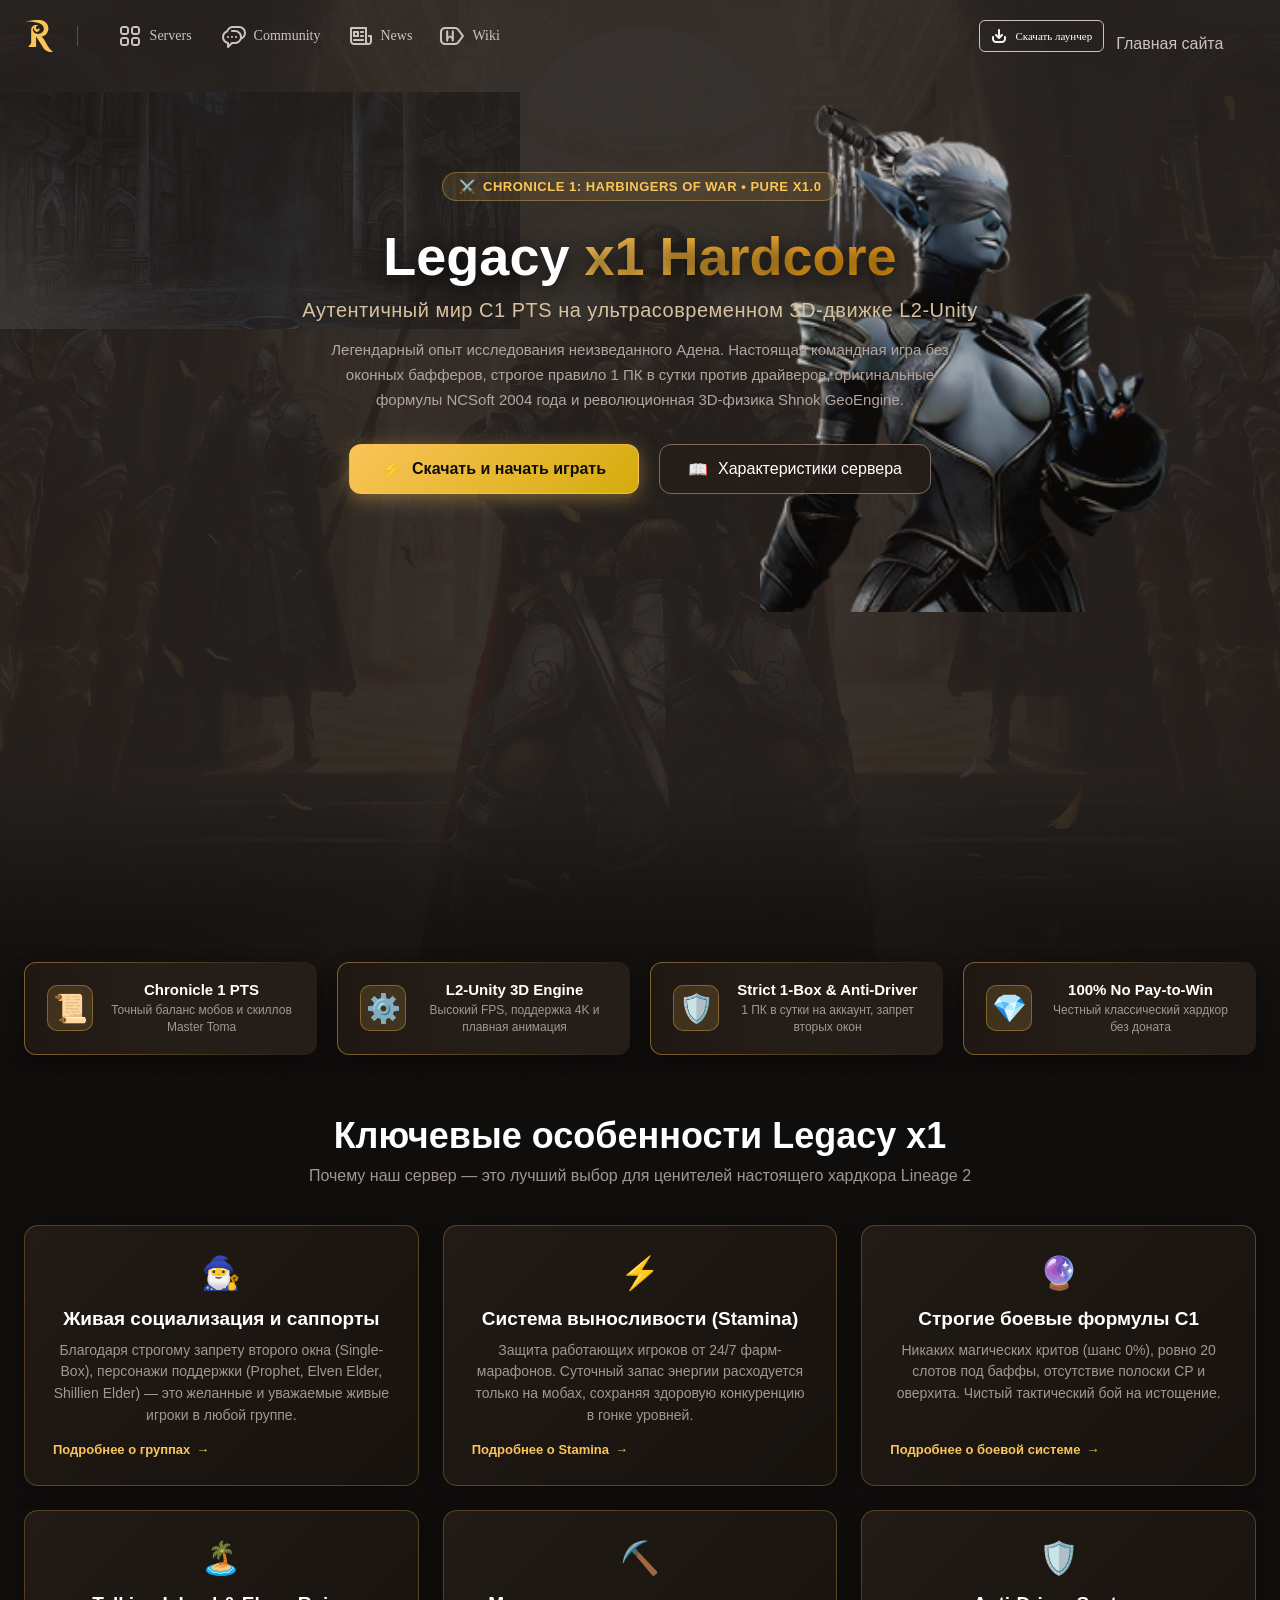
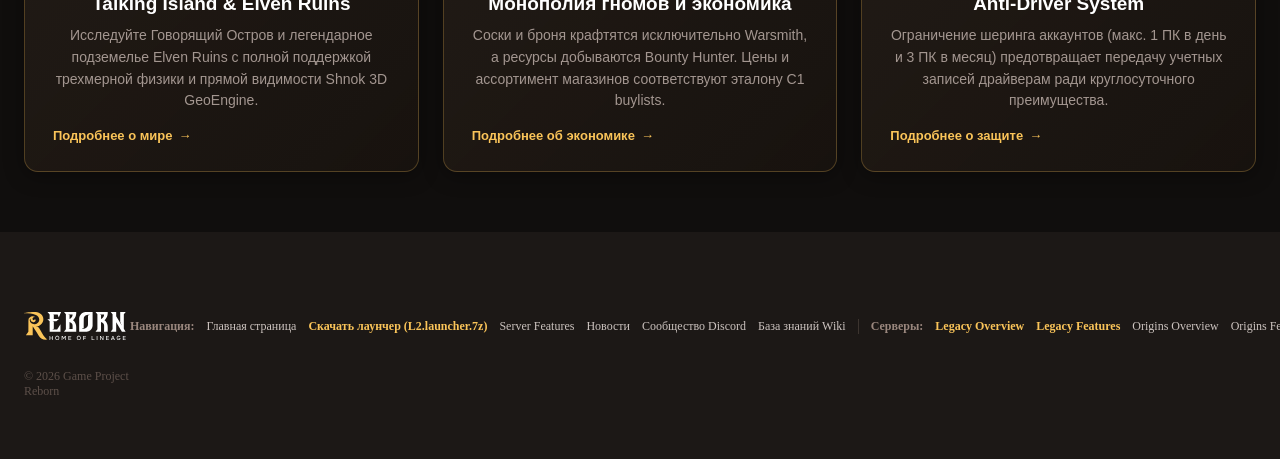
<file: legacy/index.html>
<!DOCTYPE html>
<html lang="ru">
<head>
    <meta charset="utf-8">
    <meta name="viewport" content="width=device-width, initial-scale=1.0">
    <title>Legacy x1 — Chronicle 1: Harbingers of War | Lineage 2 Reborn</title>
    
    <!-- FAVICON -->
    <link rel="apple-touch-icon" sizes="180x180" href="../images/apple-touch-icon.png">
    <link rel="icon" type="image/png" sizes="32x32" href="../images/favicon-32x32.png">
    <link rel="icon" type="image/png" sizes="16x16" href="../images/favicon-16x16.png">
    <link rel="manifest" href="../site.webmanifest">
    <meta name="theme-color" content="#100E0D">

    <!-- CSS STYLES -->
    <link rel="stylesheet" href="../css/reborn_style.css" type="text/css" media="all">
    <link rel="stylesheet" href="../css/reborn_style2_mobile.css" type="text/css" media="all">
    <link rel="stylesheet" href="../css/reborn_style_mobile.css" type="text/css" media="all">
    <link rel="stylesheet" href="../css/public.css" type="text/css" media="all">

    <style>
        html {
            scroll-behavior: smooth;
        }
        body {
            background-color: #100E0D;
            color: #CCC3BF;
            font-family: 'Onest', sans-serif;
            margin: 0;
            padding: 0;
            overflow-x: hidden;
        }

        /* Scoped Enhancements for Legacy Landing */
        .legacy_page_wrap {
            position: relative;
            width: 100%;
            overflow: hidden;
        }
        .hero_legacy_section {
            position: relative;
            min-height: 750px;
            display: flex;
            flex-direction: column;
            align-items: center;
            justify-content: flex-start;
            padding-top: 100px;
        }
        .hero_legacy_bg_left {
            position: absolute;
            left: 0;
            top: 20px;
            width: 520px;
            height: 750px;
            background-image: url('../images/bk_legacy.png');
            background-repeat: no-repeat;
            background-position: left top;
            background-size: contain;
            pointer-events: none;
            z-index: 1;
            opacity: 0.65;
        }
        .hero_legacy_bg_right {
            position: absolute;
            right: 0;
            top: 20px;
            width: 520px;
            height: 750px;
            background-image: url('../images/legacy1.png');
            background-repeat: no-repeat;
            background-position: right top;
            background-size: contain;
            pointer-events: none;
            z-index: 1;
            opacity: 0.75;
        }
        .hero_legacy_content {
            position: relative;
            z-index: 10;
            max-width: 900px;
            text-align: center;
            display: flex;
            flex-direction: column;
            align-items: center;
            padding: 0 20px;
        }
        .legacy_hero_badge {
            display: inline-flex;
            align-items: center;
            gap: 8px;
            padding: 6px 16px;
            border-radius: 20px;
            background: rgba(250, 196, 89, 0.12);
            border: 1px solid rgba(250, 196, 89, 0.35);
            color: #FAC459;
            font-size: 13px;
            font-weight: 600;
            margin-bottom: 24px;
            text-transform: uppercase;
            letter-spacing: 0.5px;
        }
        .hero_legacy_title {
            font-size: 54px;
            font-weight: 800;
            line-height: 1.15;
            color: #FFFFFF;
            margin: 0 0 12px 0;
            text-shadow: 0 4px 20px rgba(0, 0, 0, 0.8);
        }
        .hero_legacy_title span {
            background: linear-gradient(135deg, #FAC459 0%, #F59E0B 100%);
            -webkit-background-clip: text;
            -webkit-text-fill-color: transparent;
        }
        .hero_legacy_subtitle {
            font-size: 20px;
            font-weight: 500;
            color: #D6C29E;
            margin: 0 0 16px 0;
            letter-spacing: 0.5px;
        }
        .hero_legacy_desc {
            font-size: 15px;
            line-height: 1.65;
            color: #B3A59E;
            max-width: 640px;
            margin: 0 0 32px 0;
        }
        .hero_legacy_cta {
            display: flex;
            align-items: center;
            gap: 20px;
            flex-wrap: wrap;
            justify-content: center;
            z-index: 10;
        }
        .btn_cta_play {
            display: inline-flex;
            align-items: center;
            justify-content: center;
            gap: 10px;
            height: 48px;
            padding: 0 32px;
            border-radius: 12px;
            background: linear-gradient(135deg, #FAC459 0%, #D4AC0D 100%);
            color: #100E0D;
            font-size: 16px;
            font-weight: 700;
            text-decoration: none;
            box-shadow: 0 4px 20px rgba(250, 196, 89, 0.4);
            transition: all 0.3s ease;
            cursor: pointer;
            border: 1px solid rgba(250, 196, 89, 0.6);
        }
        .btn_cta_play:hover {
            background: linear-gradient(135deg, #FDE68A 0%, #FAC459 100%);
            box-shadow: 0 6px 30px rgba(250, 196, 89, 0.65);
            transform: translateY(-2px);
        }
        .btn_cta_feat {
            display: inline-flex;
            align-items: center;
            justify-content: center;
            gap: 10px;
            height: 48px;
            padding: 0 28px;
            border-radius: 12px;
            background: rgba(38, 30, 24, 0.85);
            border: 1px solid #7D6B62;
            color: #FFFFFF;
            font-size: 16px;
            font-weight: 500;
            text-decoration: none;
            transition: all 0.3s ease;
            cursor: pointer;
        }
        .btn_cta_feat:hover {
            border-color: #FAC459;
            color: #FAC459;
            background: rgba(250, 196, 89, 0.12);
            transform: translateY(-2px);
        }

        /* Server Specs Quick Bar */
        .specs_bar_wrap {
            max-width: 1360px;
            margin: 40px auto;
            padding: 0 24px;
            box-sizing: border-box;
            display: grid;
            grid-template-columns: repeat(4, 1fr);
            gap: 20px;
            position: relative;
            z-index: 5;
        }
        .spec_card {
            border-radius: 12px;
            background: linear-gradient(90deg, rgba(250, 196, 89, 0.45) 0%, rgba(54, 42, 32, 0.5) 100%);
            padding: 1px;
            box-shadow: 0 4px 15px rgba(0, 0, 0, 0.4);
        }
        .spec_card_inner {
            background: linear-gradient(84deg, #1E1712 1.85%, #251E18 41.71%);
            border-radius: 11px;
            padding: 18px 22px;
            display: flex;
            align-items: center;
            gap: 16px;
            height: calc(100% - 36px);
        }
        .spec_icon {
            font-size: 28px;
            width: 44px;
            height: 44px;
            display: flex;
            align-items: center;
            justify-content: center;
            border-radius: 10px;
            background: rgba(250, 196, 89, 0.15);
            border: 1px solid rgba(250, 196, 89, 0.35);
            color: #FAC459;
            flex-shrink: 0;
        }
        .spec_title {
            font-size: 15px;
            font-weight: 700;
            color: #FFFFFF;
            margin: 0 0 4px 0;
        }
        .spec_desc {
            font-size: 12px;
            color: #A39690;
            margin: 0;
            line-height: 1.4;
        }

        /* Features Cards Grid */
        .legacy_features_section {
            max-width: 1360px;
            margin: 60px auto;
            padding: 0 24px;
            box-sizing: border-box;
        }
        .features_section_head {
            text-align: center;
            margin-bottom: 40px;
        }
        .features_section_head h2 {
            font-size: 36px;
            font-weight: 800;
            color: #FFFFFF;
            margin: 0 0 10px 0;
        }
        .features_section_head p {
            font-size: 16px;
            color: #A39690;
            margin: 0;
        }
        .legacy_cards_grid {
            display: grid;
            grid-template-columns: repeat(3, 1fr);
            gap: 24px;
        }
        .feature_glow_card {
            border-radius: 14px;
            background: linear-gradient(135deg, rgba(38, 30, 24, 0.8) 0%, rgba(24, 19, 15, 0.95) 100%);
            border: 1px solid rgba(250, 196, 89, 0.25);
            padding: 28px;
            box-sizing: border-box;
            display: flex;
            flex-direction: column;
            justify-content: space-between;
            min-height: 240px;
            transition: all 0.35s ease;
            box-shadow: 0 4px 20px rgba(0, 0, 0, 0.35);
            position: relative;
            overflow: hidden;
        }
        .feature_glow_card:hover {
            border-color: #FAC459;
            transform: translateY(-4px);
            box-shadow: 0 10px 30px rgba(250, 196, 89, 0.25);
            background: linear-gradient(135deg, rgba(250, 196, 89, 0.15) 0%, rgba(31, 24, 18, 0.95) 100%);
        }
        .feature_glow_card::before {
            content: '';
            position: absolute;
            top: 0;
            left: 0;
            right: 0;
            height: 2px;
            background: linear-gradient(90deg, transparent, #FAC459, transparent);
            opacity: 0;
            transition: opacity 0.35s ease;
        }
        .feature_glow_card:hover::before {
            opacity: 1;
        }
        .card_top_icon {
            font-size: 32px;
            margin-bottom: 16px;
        }
        .card_title {
            font-size: 19px;
            font-weight: 700;
            color: #FFFFFF;
            margin: 0 0 10px 0;
        }
        .card_desc {
            font-size: 14px;
            line-height: 1.55;
            color: #A39690;
            margin: 0 0 16px 0;
            flex-grow: 1;
        }
        .card_link_more {
            display: inline-flex;
            align-items: center;
            gap: 6px;
            font-size: 13px;
            font-weight: 600;
            color: #FAC459;
            text-decoration: none;
            transition: gap 0.2s;
        }
        .card_link_more:hover {
            gap: 10px;
        }

        @media (max-width: 1024px) {
            .specs_bar_wrap {
                grid-template-columns: repeat(2, 1fr);
            }
            .legacy_cards_grid {
                grid-template-columns: repeat(2, 1fr);
            }
            .hero_legacy_bg_left, .hero_legacy_bg_right {
                opacity: 0.25;
            }
        }
        @media (max-width: 680px) {
            .hero_legacy_title {
                font-size: 36px;
            }
            .specs_bar_wrap {
                grid-template-columns: 1fr;
            }
            .legacy_cards_grid {
                grid-template-columns: 1fr;
            }
        }
    </style>
</head>

<body>

<!-- HEADER -->
<header role="navigation">
    <div class="bk_header" id="header_content">
        <div class="full_wrap">
            <div class="header_wrap">
                <div class="top_menu_left">
                    <a href="../index.html" class="secondary_link_small" aria-label="Home">
                        <div class="logo_reborn"></div>
                    </a>
                    <div class="line_v_20"></div>

                    <a href="../index.html" class="top_menu_content" style="text-decoration: none; color: inherit;">
                        <div class="logo_servers"></div>
                        Servers
                    </a>

                    <a class="btn_menu_top" href="https://discord.gg/l2reborn" target="_blank" aria-label="Discord">
                        <div class="logo_community"></div>
                        Community
                    </a>
                    <a href="../index.html#news" aria-label="News">
                        <div class="btn_menu_top">
                            <div class="logo_news"></div>
                            News
                        </div>
                    </a>
                    <a class="btn_menu_top" href="https://lineage2wiki.org/" target="_blank" aria-label="Wiki">
                        <div class="logo_wiki"></div>
                        Wiki
                    </a>
                </div>

                <div class="top_menu_right" style="display: flex; gap: 12px; align-items: center;">
                    <a class="btn_download" href="../L2.launcher.7z" download="L2.launcher.7z" style="text-decoration: none;" aria-label="Скачать лаунчер">
                        <div class="icon_dld"></div>
                        Скачать лаунчер
                    </a>
                    <div class="wrap_btn_control">
                        <a href="../index.html" class="btn_control_panel">
                            <div class="icon_user"></div>
                            Главная сайта
                        </a>
                    </div>
                </div>
            </div>
        </div>
    </div>
</header>

<!-- MAIN CONTENT -->
<main class="legacy_page_wrap">

    <!-- HERO SECTION -->
    <section class="hero_legacy_section">
        <div class="hero_legacy_bg_left"></div>
        <div class="hero_legacy_bg_right"></div>

        <div class="hero_legacy_content">
            <div class="legacy_hero_badge">
                <span>⚔️</span>
                <span>Chronicle 1: Harbingers of War • Pure x1.0</span>
            </div>
            <h1 class="hero_legacy_title">
                Legacy <span>x1 Hardcore</span>
            </h1>
            <p class="hero_legacy_subtitle">
                Аутентичный мир C1 PTS на ультрасовременном 3D-движке L2-Unity
            </p>
            <p class="hero_legacy_desc">
                Легендарный опыт исследования неизведанного Адена. Настоящая командная игра без оконных бафферов, строгое правило 1 ПК в сутки против драйверов, оригинальные формулы NCSoft 2004 года и революционная 3D-физика Shnok GeoEngine.
            </p>
            <div class="hero_legacy_cta">
                <a href="../L2.launcher.7z" download="L2.launcher.7z" class="btn_cta_play">
                    <span>⚡</span>
                    <span>Скачать и начать играть</span>
                </a>
                <a href="../server-features/legacy-server-features/index.html" class="btn_cta_feat">
                    <span>📖</span>
                    <span>Характеристики сервера</span>
                </a>
            </div>
        </div>
    </section>

    <!-- SPECS QUICK BAR -->
    <div class="specs_bar_wrap">
        <div class="spec_card">
            <div class="spec_card_inner">
                <div class="spec_icon">📜</div>
                <div>
                    <div class="spec_title">Chronicle 1 PTS</div>
                    <div class="spec_desc">Точный баланс мобов и скиллов Master Toma</div>
                </div>
            </div>
        </div>
        <div class="spec_card">
            <div class="spec_card_inner">
                <div class="spec_icon">⚙️</div>
                <div>
                    <div class="spec_title">L2-Unity 3D Engine</div>
                    <div class="spec_desc">Высокий FPS, поддержка 4K и плавная анимация</div>
                </div>
            </div>
        </div>
        <div class="spec_card">
            <div class="spec_card_inner">
                <div class="spec_icon">🛡️</div>
                <div>
                    <div class="spec_title">Strict 1-Box & Anti-Driver</div>
                    <div class="spec_desc">1 ПК в сутки на аккаунт, запрет вторых окон</div>
                </div>
            </div>
        </div>
        <div class="spec_card">
            <div class="spec_card_inner">
                <div class="spec_icon">💎</div>
                <div>
                    <div class="spec_title">100% No Pay-to-Win</div>
                    <div class="spec_desc">Честный классический хардкор без доната</div>
                </div>
            </div>
        </div>
    </div>

    <!-- MAIN FEATURES CARDS GRID -->
    <section class="legacy_features_section">
        <div class="features_section_head">
            <h2>Ключевые особенности Legacy x1</h2>
            <p>Почему наш сервер — это лучший выбор для ценителей настоящего хардкора Lineage 2</p>
        </div>

        <div class="legacy_cards_grid">
            <div class="feature_glow_card">
                <div>
                    <div class="card_top_icon">🧙‍♂️</div>
                    <h3 class="card_title">Живая социализация и саппорты</h3>
                    <p class="card_desc">
                        Благодаря строгому запрету второго окна (Single-Box), персонажи поддержки (Prophet, Elven Elder, Shillien Elder) — это желанные и уважаемые живые игроки в любой группе.
                    </p>
                </div>
                <a href="../server-features/legacy-server-features/index.html#sec-party" class="card_link_more">
                    <span>Подробнее о группах</span> <span>→</span>
                </a>
            </div>

            <div class="feature_glow_card">
                <div>
                    <div class="card_top_icon">⚡</div>
                    <h3 class="card_title">Система выносливости (Stamina)</h3>
                    <p class="card_desc">
                        Защита работающих игроков от 24/7 фарм-марафонов. Суточный запас энергии расходуется только на мобах, сохраняя здоровую конкуренцию в гонке уровней.
                    </p>
                </div>
                <a href="../server-features/legacy-server-features/index.html#sec-stamina" class="card_link_more">
                    <span>Подробнее о Stamina</span> <span>→</span>
                </a>
            </div>

            <div class="feature_glow_card">
                <div>
                    <div class="card_top_icon">🔮</div>
                    <h3 class="card_title">Строгие боевые формулы C1</h3>
                    <p class="card_desc">
                        Никаких магических критов (шанс 0%), ровно 20 слотов под баффы, отсутствие полоски CP и оверхита. Чистый тактический бой на истощение.
                    </p>
                </div>
                <a href="../server-features/legacy-server-features/index.html#sec-mechanics" class="card_link_more">
                    <span>Подробнее о боевой системе</span> <span>→</span>
                </a>
            </div>

            <div class="feature_glow_card">
                <div>
                    <div class="card_top_icon">🏝️</div>
                    <h3 class="card_title">Talking Island & Elven Ruins</h3>
                    <p class="card_desc">
                        Исследуйте Говорящий Остров и легендарное подземелье Elven Ruins с полной поддержкой трехмерной физики и прямой видимости Shnok 3D GeoEngine.
                    </p>
                </div>
                <a href="../server-features/legacy-server-features/index.html#sec-world" class="card_link_more">
                    <span>Подробнее о мире</span> <span>→</span>
                </a>
            </div>

            <div class="feature_glow_card">
                <div>
                    <div class="card_top_icon">⛏️</div>
                    <h3 class="card_title">Монополия гномов и экономика</h3>
                    <p class="card_desc">
                        Соски и броня крафтятся исключительно Warsmith, а ресурсы добываются Bounty Hunter. Цены и ассортимент магазинов соответствуют эталону C1 buylists.
                    </p>
                </div>
                <a href="../server-features/legacy-server-features/index.html#sec-economy" class="card_link_more">
                    <span>Подробнее об экономике</span> <span>→</span>
                </a>
            </div>

            <div class="feature_glow_card">
                <div>
                    <div class="card_top_icon">🛡️</div>
                    <h3 class="card_title">Anti-Driver System</h3>
                    <p class="card_desc">
                        Ограничение шеринга аккаунтов (макс. 1 ПК в день и 3 ПК в месяц) предотвращает передачу учетных записей драйверам ради круглосуточного преимущества.
                    </p>
                </div>
                <a href="../server-features/legacy-server-features/index.html#sec-antiabuse" class="card_link_more">
                    <span>Подробнее о защите</span> <span>→</span>
                </a>
            </div>
        </div>
    </section>

</main>

<!-- FOOTER -->
<footer role="contentinfo">
    <div class="footer_content" id="content_footer">
        <div class="full_wrap">
            <div class="footer_wrap">
                <div class="left_footer">
                    <a href="../index.html" aria-label="Home"><div class="logo_footer"></div></a>
                    <div class="text_12_medium_footer txt_brown4">© 2026 Game Project Reborn</div>
                </div>
                <div class="center_footer">
                    <div class="content_link_footer_desktop">
                        <div class="text_12_bold_menu">Навигация:</div>
                        <a href="../index.html" class="secondary_link_small">Главная страница</a>
                        <a href="../L2.launcher.7z" download="L2.launcher.7z" class="secondary_link_small" style="color: #FAC459; font-weight: 600;">Скачать лаунчер (L2.launcher.7z)</a>
                        <a href="../server-features/legacy-server-features/index.html" class="secondary_link_small">Server Features</a>
                        <a href="../index.html#news" class="secondary_link_small">Новости</a>
                        <a href="https://discord.gg/l2reborn" target="_blank" class="secondary_link_small">Сообщество Discord</a>
                        <a href="https://lineage2wiki.org/" target="_blank" class="secondary_link_small">База знаний Wiki</a>
                        <div class="line_v_15_footer"></div>
                        <div class="text_12_bold_menu">Серверы:</div>
                        <a href="index.html" class="secondary_link_small" style="color: #FAC459; font-weight: 700;">Legacy Overview</a><a href="../server-features/legacy-server-features/index.html" class="secondary_link_small" style="color: #FAC459; font-weight: 700;">Legacy Features</a>
                        <a href="../origins/index.html" class="secondary_link_small">Origins Overview</a><a href="../server-features/origins-server-features/index.html" class="secondary_link_small">Origins Features</a>
                        <a href="../index.html" class="secondary_link_small">Essence Guardian</a>
                        <a href="../index.html" class="secondary_link_small">Signature x1</a>
                        <a href="../index.html" class="secondary_link_small">Eternal x10</a>
                        <a href="../index.html" class="secondary_link_small">Forever</a>
                    </div>
                </div>
            </div>
        </div>
    </div>
</footer>

</body>
</html>
</file>
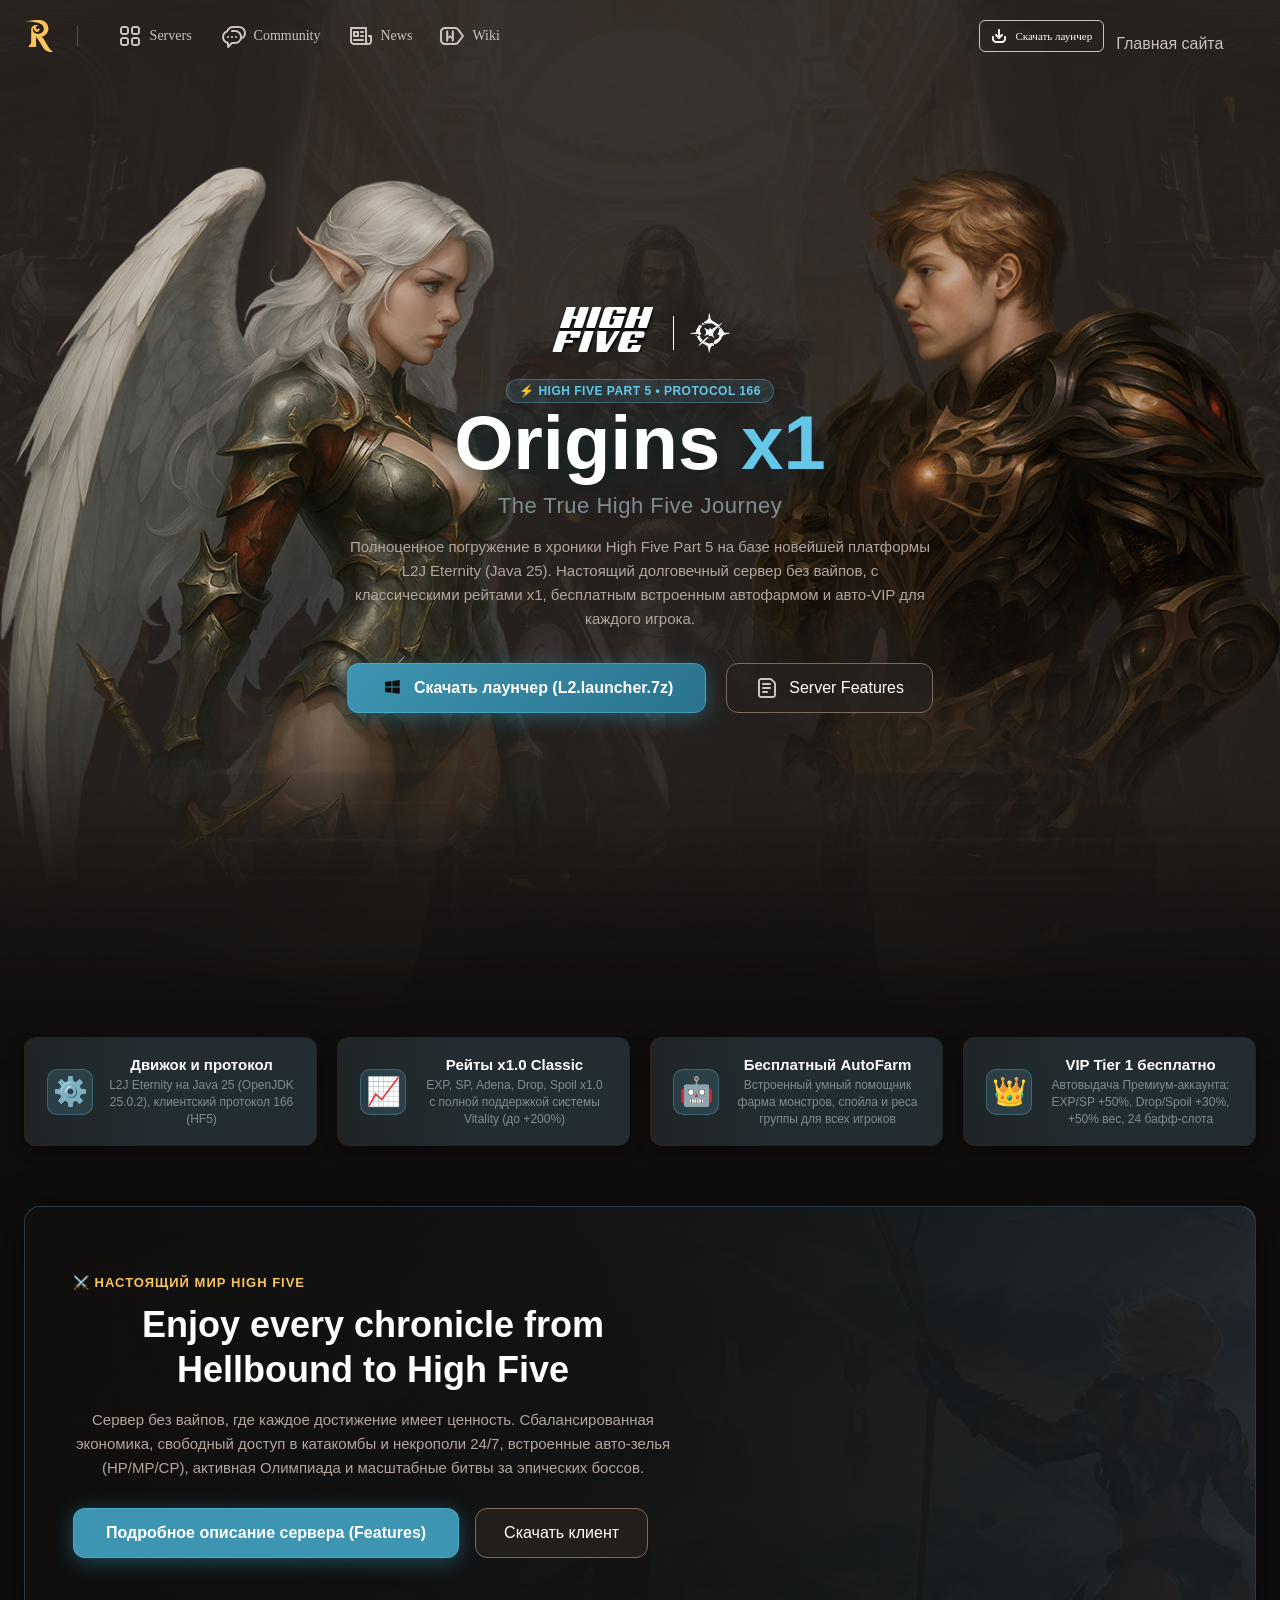
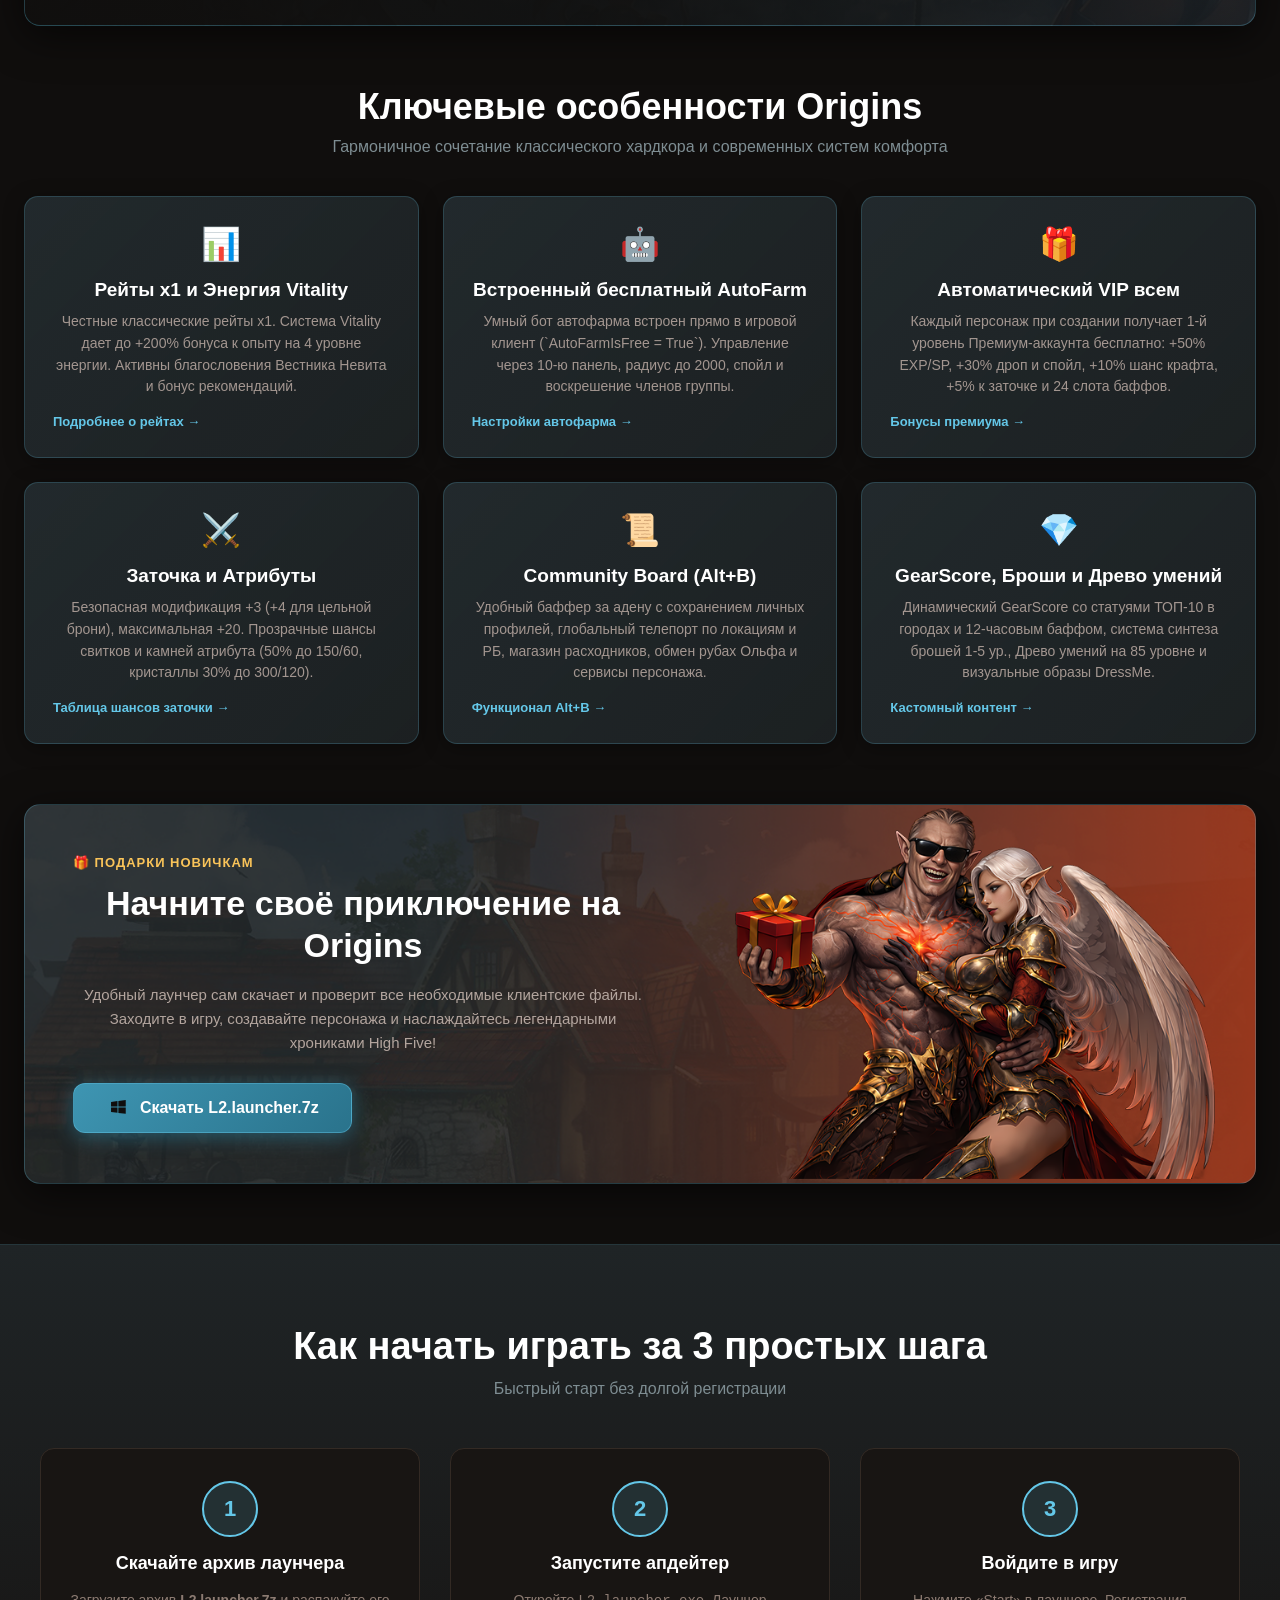
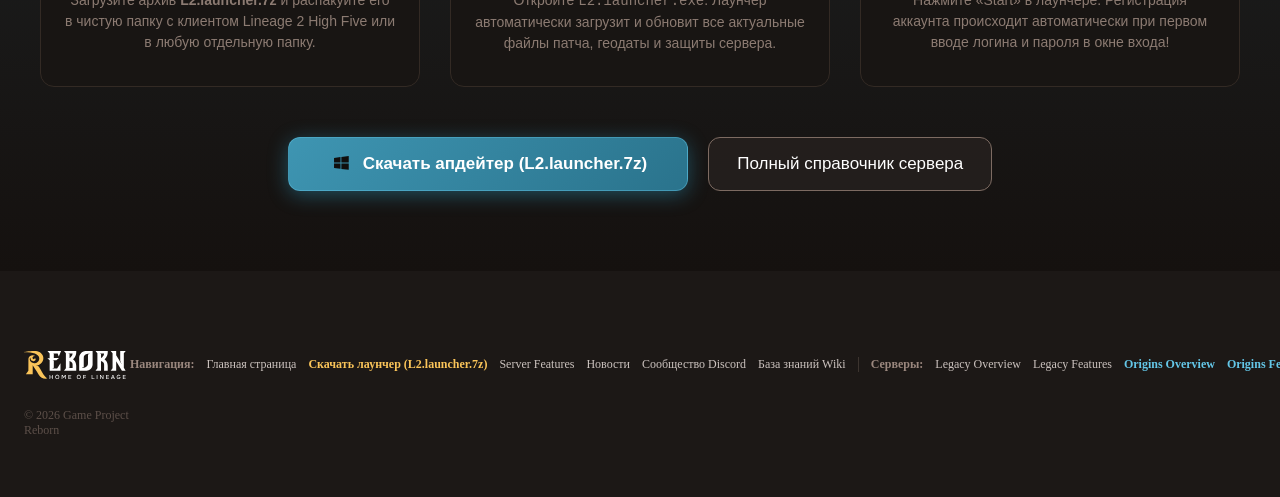
<file: origins/index.html>
<!DOCTYPE html>
<html lang="ru">
<head>
    <meta charset="utf-8">
    <meta name="viewport" content="width=device-width, initial-scale=1.0">
    <title>Origins - High Five Part 5 | Lineage 2 Reborn</title>
    
    <!-- FAVICON -->
    <link rel="apple-touch-icon" sizes="180x180" href="../images/apple-touch-icon.png">
    <link rel="icon" type="image/png" sizes="32x32" href="../images/favicon-32x32.png">
    <link rel="icon" type="image/png" sizes="16x16" href="../images/favicon-16x16.png">
    <link rel="manifest" href="../site.webmanifest">
    <meta name="theme-color" content="#100E0D">

    <!-- CSS STYLES -->
    <link rel="stylesheet" href="../css/reborn_style.css" type="text/css" media="all">
    <link rel="stylesheet" href="../css/reborn_style2_mobile.css" type="text/css" media="all">
    <link rel="stylesheet" href="../css/reborn_style_mobile.css" type="text/css" media="all">
    <link rel="stylesheet" href="../css/public.css" type="text/css" media="all">

    <style>
        html {
            scroll-behavior: smooth;
        }
        body {
            background-color: #100E0D;
            color: #CCC3BF;
            font-family: 'Onest', sans-serif;
            margin: 0;
            padding: 0;
            overflow-x: hidden;
        }

        /* Scoped Enhancements for Origins Landing */
        .origins_page_wrap {
            position: relative;
            width: 100%;
            overflow: hidden;
        }
        .hero_origins_section {
            position: relative;
            min-height: 750px;
            display: flex;
            flex-direction: column;
            align-items: center;
            justify-content: flex-start;
            padding-top: 100px;
        }
        .hero_origins_bg_left {
            position: absolute;
            left: 0;
            top: 20px;
            width: 550px;
            height: 750px;
            background-image: url('../images/bk_origins_left.png');
            background-repeat: no-repeat;
            background-position: left top;
            background-size: contain;
            pointer-events: none;
            z-index: 1;
            opacity: 0.85;
        }
        .hero_origins_bg_right {
            position: absolute;
            right: 0;
            top: 20px;
            width: 550px;
            height: 750px;
            background-image: url('../images/bk_origins_right.png');
            background-repeat: no-repeat;
            background-position: right top;
            background-size: contain;
            pointer-events: none;
            z-index: 1;
            opacity: 0.85;
        }
        .hero_origins_center {
            position: relative;
            z-index: 2;
            display: flex;
            flex-direction: column;
            align-items: center;
            text-align: center;
            max-width: 640px;
            margin-top: 60px;
            padding: 0 20px;
        }
        .hero_origins_badge_bar {
            display: flex;
            align-items: center;
            gap: 16px;
            margin-bottom: 20px;
        }
        .origins_badge_pill {
            display: inline-flex;
            align-items: center;
            gap: 6px;
            padding: 4px 12px;
            border-radius: 20px;
            font-size: 12px;
            font-weight: 600;
            letter-spacing: 0.5px;
            text-transform: uppercase;
            background: rgba(100, 199, 232, 0.12);
            border: 1px solid rgba(100, 199, 232, 0.35);
            color: #64C7E8;
        }
        .hero_origins_title {
            font-size: 76px;
            font-weight: 800;
            line-height: 1.05;
            color: #FFFFFF;
            margin: 0 0 10px 0;
            text-shadow: 0 4px 25px rgba(0, 0, 0, 0.8), 0 0 35px rgba(100, 199, 232, 0.35);
        }
        .hero_origins_rate_num {
            color: #64C7E8;
        }
        .hero_origins_subtitle {
            font-size: 22px;
            font-weight: 500;
            color: #7E8D92;
            margin: 0 0 16px 0;
            letter-spacing: 0.5px;
        }
        .hero_origins_desc {
            font-size: 15px;
            line-height: 1.6;
            color: #B3A59E;
            max-width: 580px;
            margin: 0 0 32px 0;
        }
        .hero_origins_cta {
            display: flex;
            align-items: center;
            gap: 20px;
            flex-wrap: wrap;
            justify-content: center;
            z-index: 10;
        }
        .btn_cta_play {
            display: inline-flex;
            align-items: center;
            justify-content: center;
            gap: 10px;
            height: 48px;
            padding: 0 32px;
            border-radius: 12px;
            background: linear-gradient(135deg, #3E95B2 0%, #2A738C 100%);
            color: #FFFFFF;
            font-size: 16px;
            font-weight: 600;
            text-decoration: none;
            box-shadow: 0 4px 20px rgba(53, 187, 231, 0.35);
            transition: all 0.3s ease;
            cursor: pointer;
            border: 1px solid rgba(100, 199, 232, 0.4);
        }
        .btn_cta_play:hover {
            background: linear-gradient(135deg, #47B0D4 0%, #3598B8 100%);
            box-shadow: 0 6px 30px rgba(53, 187, 231, 0.6);
            transform: translateY(-2px);
        }
        .btn_cta_feat {
            display: inline-flex;
            align-items: center;
            justify-content: center;
            gap: 10px;
            height: 48px;
            padding: 0 28px;
            border-radius: 12px;
            background: rgba(38, 33, 30, 0.8);
            border: 1px solid #7D6B62;
            color: #FFFFFF;
            font-size: 16px;
            font-weight: 500;
            text-decoration: none;
            transition: all 0.3s ease;
            cursor: pointer;
        }
        .btn_cta_feat:hover {
            border-color: #64C7E8;
            color: #64C7E8;
            background: rgba(100, 199, 232, 0.1);
            transform: translateY(-2px);
        }

        /* Server Specs Quick Bar */
        .specs_bar_wrap {
            max-width: 1360px;
            margin: 40px auto;
            padding: 0 24px;
            box-sizing: border-box;
            display: grid;
            grid-template-columns: repeat(4, 1fr);
            gap: 20px;
            position: relative;
            z-index: 5;
        }
        .spec_card {
            border-radius: 12px;
            background: linear-gradient(90deg, rgba(99, 69, 15, 0.4) 0%, rgba(46, 60, 66, 0.5) 100%);
            padding: 1px;
            box-shadow: 0 4px 15px rgba(0, 0, 0, 0.4);
        }
        .spec_card_inner {
            background: linear-gradient(84deg, #1F2426 1.85%, #232C31 41.71%);
            border-radius: 11px;
            padding: 18px 22px;
            display: flex;
            align-items: center;
            gap: 16px;
            height: calc(100% - 36px);
        }
        .spec_icon {
            font-size: 28px;
            width: 44px;
            height: 44px;
            display: flex;
            align-items: center;
            justify-content: center;
            border-radius: 10px;
            background: rgba(100, 199, 232, 0.15);
            border: 1px solid rgba(100, 199, 232, 0.3);
            color: #64C7E8;
            flex-shrink: 0;
        }
        .spec_title {
            font-size: 15px;
            font-weight: 700;
            color: #FFFFFF;
            margin: 0 0 4px 0;
        }
        .spec_desc {
            font-size: 12px;
            color: #7E8D92;
            margin: 0;
            line-height: 1.4;
        }

        /* Grinding Banner */
        .grinding_banner_wrap {
            max-width: 1360px;
            margin: 60px auto 40px auto;
            padding: 0 24px;
            box-sizing: border-box;
        }
        .grinding_banner_card {
            position: relative;
            min-height: 420px;
            border-radius: 16px;
            background-image: url('../images/bk2_origins2.png');
            background-repeat: no-repeat;
            background-position: center top;
            background-size: cover;
            border: 1px solid rgba(100, 199, 232, 0.25);
            display: flex;
            align-items: center;
            padding: 48px;
            box-sizing: border-box;
            box-shadow: 0 10px 40px rgba(0, 0, 0, 0.6);
            overflow: hidden;
        }
        .grinding_banner_card::after {
            content: '';
            position: absolute;
            inset: 0;
            background: linear-gradient(90deg, rgba(16, 14, 13, 0.95) 0%, rgba(16, 14, 13, 0.75) 50%, rgba(16, 14, 13, 0.2) 100%);
            pointer-events: none;
        }
        .grinding_content_left {
            position: relative;
            z-index: 2;
            max-width: 600px;
        }
        .grinding_badge {
            color: #FAC459;
            font-size: 13px;
            font-weight: 700;
            text-transform: uppercase;
            letter-spacing: 1px;
            margin-bottom: 12px;
            display: flex;
            align-items: center;
            gap: 8px;
        }
        .grinding_title {
            font-size: 36px;
            font-weight: 800;
            color: #FFFFFF;
            line-height: 1.25;
            margin: 0 0 16px 0;
        }
        .grinding_text {
            font-size: 15px;
            line-height: 1.6;
            color: #B3A59E;
            margin: 0 0 28px 0;
        }

        /* Features Cards Grid */
        .origins_features_section {
            max-width: 1360px;
            margin: 60px auto;
            padding: 0 24px;
            box-sizing: border-box;
        }
        .features_section_head {
            text-align: center;
            margin-bottom: 40px;
        }
        .features_section_head h2 {
            font-size: 36px;
            font-weight: 800;
            color: #FFFFFF;
            margin: 0 0 10px 0;
        }
        .features_section_head p {
            font-size: 16px;
            color: #7E8D92;
            margin: 0;
        }
        .origins_cards_grid {
            display: grid;
            grid-template-columns: repeat(3, 1fr);
            gap: 24px;
        }
        .feature_glow_card {
            border-radius: 14px;
            background: linear-gradient(135deg, rgba(46, 60, 66, 0.6) 0%, rgba(31, 37, 39, 0.8) 100%);
            border: 1px solid rgba(100, 199, 232, 0.2);
            padding: 28px;
            box-sizing: border-box;
            display: flex;
            flex-direction: column;
            justify-content: space-between;
            min-height: 240px;
            transition: all 0.35s ease;
            box-shadow: 0 4px 20px rgba(0, 0, 0, 0.35);
            position: relative;
            overflow: hidden;
        }
        .feature_glow_card:hover {
            border-color: #64C7E8;
            transform: translateY(-4px);
            box-shadow: 0 10px 30px rgba(53, 187, 231, 0.25);
            background: linear-gradient(135deg, rgba(53, 187, 231, 0.15) 0%, rgba(31, 37, 39, 0.95) 100%);
        }
        .feature_glow_card::before {
            content: '';
            position: absolute;
            top: 0;
            left: 0;
            right: 0;
            height: 2px;
            background: linear-gradient(90deg, transparent, #64C7E8, transparent);
            opacity: 0;
            transition: opacity 0.35s ease;
        }
        .feature_glow_card:hover::before {
            opacity: 1;
        }
        .card_top_icon {
            font-size: 32px;
            margin-bottom: 16px;
        }
        .card_title {
            font-size: 19px;
            font-weight: 700;
            color: #FFFFFF;
            margin: 0 0 10px 0;
        }
        .card_desc {
            font-size: 14px;
            line-height: 1.55;
            color: #A39690;
            margin: 0 0 16px 0;
            flex-grow: 1;
        }
        .card_link_more {
            font-size: 13px;
            font-weight: 600;
            color: #64C7E8;
            text-decoration: none;
            display: inline-flex;
            align-items: center;
            gap: 6px;
            transition: gap 0.2s ease;
        }
        .feature_glow_card:hover .card_link_more {
            gap: 10px;
            color: #FAC459;
        }

        /* Starter Gift Box Section */
        .starter_banner_wrap {
            max-width: 1360px;
            margin: 60px auto;
            padding: 0 24px;
            box-sizing: border-box;
        }
        .starter_banner_card {
            position: relative;
            min-height: 380px;
            border-radius: 16px;
            background-image: url('../images/bk4_2_origins.png');
            background-repeat: no-repeat;
            background-position: center top;
            background-size: cover;
            border: 1px solid rgba(100, 199, 232, 0.25);
            display: flex;
            align-items: center;
            padding: 48px;
            box-sizing: border-box;
            box-shadow: 0 10px 40px rgba(0, 0, 0, 0.6);
            overflow: hidden;
        }
        .starter_gift_img {
            position: absolute;
            right: 40px;
            top: 50%;
            transform: translateY(-50%);
            width: 480px;
            height: 380px;
            background-image: url('../images/gift2_origins.png');
            background-repeat: no-repeat;
            background-position: center;
            background-size: contain;
            pointer-events: none;
        }

        /* Join / Download Steps Section */
        .join_steps_section {
            background: linear-gradient(180deg, #1F2426 0%, #15110F 100%);
            border-top: 1px solid rgba(100, 199, 232, 0.2);
            padding: 80px 24px;
            box-sizing: border-box;
        }
        .join_steps_container {
            max-width: 1200px;
            margin: 0 auto;
        }
        .join_steps_header {
            text-align: center;
            margin-bottom: 50px;
        }
        .join_steps_header h2 {
            font-size: 38px;
            font-weight: 800;
            color: #FFFFFF;
            margin: 0 0 12px 0;
        }
        .join_steps_header p {
            font-size: 16px;
            color: #7E8D92;
            margin: 0;
        }
        .steps_grid {
            display: grid;
            grid-template-columns: repeat(3, 1fr);
            gap: 30px;
            margin-bottom: 50px;
        }
        .step_item {
            background: #181513;
            border: 1px solid #332A24;
            border-radius: 14px;
            padding: 32px 24px;
            text-align: center;
            display: flex;
            flex-direction: column;
            align-items: center;
            gap: 16px;
            position: relative;
        }
        .step_number {
            width: 52px;
            height: 52px;
            border-radius: 50%;
            background: rgba(100, 199, 232, 0.15);
            border: 2px solid #64C7E8;
            color: #64C7E8;
            font-size: 22px;
            font-weight: 700;
            display: flex;
            align-items: center;
            justify-content: center;
        }
        .step_title {
            font-size: 18px;
            font-weight: 700;
            color: #FFFFFF;
            margin: 0;
        }
        .step_desc {
            font-size: 14px;
            line-height: 1.5;
            color: #8C7B72;
            margin: 0;
        }
        .join_cta_bar {
            text-align: center;
            display: flex;
            justify-content: center;
            gap: 20px;
            flex-wrap: wrap;
        }

        /* Responsive Breakpoints */
        @media (max-width: 1024px) {
            .specs_bar_wrap {
                grid-template-columns: repeat(2, 1fr);
            }
            .origins_cards_grid {
                grid-template-columns: repeat(2, 1fr);
            }
            .hero_origins_bg_left, .hero_origins_bg_right {
                opacity: 0.3;
                width: 320px;
            }
            .starter_gift_img {
                display: none;
            }
        }
        @media (max-width: 768px) {
            .hero_origins_title {
                font-size: 48px;
            }
            .specs_bar_wrap {
                grid-template-columns: 1fr;
            }
            .origins_cards_grid {
                grid-template-columns: 1fr;
            }
            .steps_grid {
                grid-template-columns: 1fr;
            }
            .hero_origins_bg_left, .hero_origins_bg_right {
                display: none;
            }
        }
    </style>
</head>

<body class="origins-landing">

<!-- HEADER -->
<header role="navigation">
    <div class="bk_header" id="header_content">
        <div class="full_wrap">
            <div class="header_wrap">
                <div class="top_menu_left">
                    <a href="../index.html" class="secondary_link_small" aria-label="Home">
                        <div class="logo_reborn"></div>
                    </a>
                    <div class="line_v_20"></div>

                    <a href="../index.html" class="top_menu_content" style="text-decoration: none; color: inherit;">
                        <div class="logo_servers"></div>
                        Servers
                    </a>

                    <a class="btn_menu_top" href="https://discord.gg/l2reborn" target="_blank" aria-label="Discord">
                        <div class="logo_community"></div>
                        Community
                    </a>
                    <a href="../index.html#news" aria-label="News">
                        <div class="btn_menu_top">
                            <div class="logo_news"></div>
                            News
                        </div>
                    </a>
                    <a class="btn_menu_top" href="https://lineage2wiki.org/" target="_blank" aria-label="Wiki">
                        <div class="logo_wiki"></div>
                        Wiki
                    </a>
                </div>

                <div class="top_menu_right" style="display: flex; gap: 12px; align-items: center;">
                    <a class="btn_download" href="../L2.launcher.7z" download="L2.launcher.7z" style="text-decoration: none;" aria-label="Скачать лаунчер">
                        <div class="icon_dld"></div>
                        Скачать лаунчер
                    </a>
                    <div class="wrap_btn_control">
                        <a href="../index.html" class="btn_control_panel">
                            <div class="icon_user"></div>
                            Главная сайта
                        </a>
                    </div>
                </div>
            </div>
        </div>
    </div>
</header>

<!-- MAIN CONTENT -->
<main style="padding-top: 75px;">

    <!-- HERO SECTION -->
    <section class="hero_origins_section">
        <!-- Background Characters Left & Right -->
        <div class="hero_origins_bg_left"></div>
        <div class="hero_origins_bg_right"></div>

        <!-- Center Content -->
        <div class="hero_origins_center">
            <div class="hero_origins_badge_bar">
                <div class="logo2_origins" title="High Five Part 5"></div>
                <div class="line_v_origins"></div>
                <div class="icon3_server_origins" title="Origins Server"></div>
            </div>

            <div class="origins_badge_pill">
                <span>⚡ High Five Part 5 • Protocol 166</span>
            </div>

            <h1 class="hero_origins_title">
                Origins <span class="hero_origins_rate_num">x1</span>
            </h1>

            <div class="hero_origins_subtitle">
                The True High Five Journey
            </div>

            <p class="hero_origins_desc">
                Полноценное погружение в хроники High Five Part 5 на базе новейшей платформы L2J Eternity (Java 25). Настоящий долговечный сервер без вайпов, с классическими рейтами x1, бесплатным встроенным автофармом и авто-VIP для каждого игрока.
            </p>

            <div class="hero_origins_cta">
                <a href="../L2.launcher.7z" download="L2.launcher.7z" class="btn_cta_play" aria-label="Скачать апдейтер">
                    <div class="icon_win"></div>
                    Скачать лаунчер (L2.launcher.7z)
                </a>
                <a href="../server-features/origins-server-features/index.html" class="btn_cta_feat" aria-label="Server Features">
                    <div class="icon2_feat"></div>
                    Server Features
                </a>
            </div>
        </div>
    </section>

    <!-- SERVER SPECS QUICK BAR -->
    <section class="specs_bar_wrap">
        <div class="spec_card">
            <div class="spec_card_inner">
                <div class="spec_icon">⚙️</div>
                <div>
                    <div class="spec_title">Движок и протокол</div>
                    <p class="spec_desc">L2J Eternity на Java 25 (OpenJDK 25.0.2), клиентский протокол 166 (HF5)</p>
                </div>
            </div>
        </div>

        <div class="spec_card">
            <div class="spec_card_inner">
                <div class="spec_icon">📈</div>
                <div>
                    <div class="spec_title">Рейты x1.0 Classic</div>
                    <p class="spec_desc">EXP, SP, Adena, Drop, Spoil x1.0 с полной поддержкой системы Vitality (до +200%)</p>
                </div>
            </div>
        </div>

        <div class="spec_card">
            <div class="spec_card_inner">
                <div class="spec_icon">🤖</div>
                <div>
                    <div class="spec_title">Бесплатный AutoFarm</div>
                    <p class="spec_desc">Встроенный умный помощник фарма монстров, спойла и реса группы для всех игроков</p>
                </div>
            </div>
        </div>

        <div class="spec_card">
            <div class="spec_card_inner">
                <div class="spec_icon">👑</div>
                <div>
                    <div class="spec_title">VIP Tier 1 бесплатно</div>
                    <p class="spec_desc">Автовыдача Премиум-аккаунта: EXP/SP +50%, Drop/Spoil +30%, +50% вес, 24 бафф-слота</p>
                </div>
            </div>
        </div>
    </section>

    <!-- GRINDING & PROGRESSION BANNER -->
    <section class="grinding_banner_wrap">
        <div class="grinding_banner_card">
            <div class="grinding_content_left">
                <div class="grinding_badge">
                    <span>⚔️ Настоящий мир High Five</span>
                </div>
                <h2 class="grinding_title">
                    Enjoy every chronicle from Hellbound to High Five
                </h2>
                <p class="grinding_text">
                    Сервер без вайпов, где каждое достижение имеет ценность. Сбалансированная экономика, свободный доступ в катакомбы и некрополи 24/7, встроенные авто-зелья (HP/MP/CP), активная Олимпиада и масштабные битвы за эпических боссов.
                </p>
                <div style="display: flex; gap: 16px; flex-wrap: wrap;">
                    <a href="../server-features/origins-server-features/index.html" class="btn_cta_play" style="background: #3e95b2;">
                        Подробное описание сервера (Features)
                    </a>
                    <a href="../L2.launcher.7z" download="L2.launcher.7z" class="btn_cta_feat">
                        Скачать клиент
                    </a>
                </div>
            </div>
        </div>
    </section>

    <!-- KEY FEATURES 6-CARDS GRID -->
    <section class="origins_features_section">
        <div class="features_section_head">
            <h2>Ключевые особенности Origins</h2>
            <p>Гармоничное сочетание классического хардкора и современных систем комфорта</p>
        </div>

        <div class="origins_cards_grid">
            <!-- Card 1 -->
            <div class="feature_glow_card">
                <div>
                    <div class="card_top_icon">📊</div>
                    <h3 class="card_title">Рейты x1 и Энергия Vitality</h3>
                    <p class="card_desc">
                        Честные классические рейты х1. Система Vitality дает до +200% бонуса к опыту на 4 уровне энергии. Активны благословения Вестника Невита и бонус рекомендаций.
                    </p>
                </div>
                <a href="../server-features/origins-server-features/index.html#sec-vitality" class="card_link_more">
                    Подробнее о рейтах →
                </a>
            </div>

            <!-- Card 2 -->
            <div class="feature_glow_card">
                <div>
                    <div class="card_top_icon">🤖</div>
                    <h3 class="card_title">Встроенный бесплатный AutoFarm</h3>
                    <p class="card_desc">
                        Умный бот автофарма встроен прямо в игровой клиент (`AutoFarmIsFree = True`). Управление через 10-ю панель, радиус до 2000, спойл и воскрешение членов группы.
                    </p>
                </div>
                <a href="../server-features/origins-server-features/index.html#sec-autofarm" class="card_link_more">
                    Настройки автофарма →
                </a>
            </div>

            <!-- Card 3 -->
            <div class="feature_glow_card">
                <div>
                    <div class="card_top_icon">🎁</div>
                    <h3 class="card_title">Автоматический VIP всем</h3>
                    <p class="card_desc">
                        Каждый персонаж при создании получает 1-й уровень Премиум-аккаунта бесплатно: +50% EXP/SP, +30% дроп и спойл, +10% шанс крафта, +5% к заточке и 24 слота баффов.
                    </p>
                </div>
                <a href="../server-features/origins-server-features/index.html#sec-premium" class="card_link_more">
                    Бонусы премиума →
                </a>
            </div>

            <!-- Card 4 -->
            <div class="feature_glow_card">
                <div>
                    <div class="card_top_icon">⚔️</div>
                    <h3 class="card_title">Заточка и Атрибуты</h3>
                    <p class="card_desc">
                        Безопасная модификация +3 (+4 для цельной брони), максимальная +20. Прозрачные шансы свитков и камней атрибута (50% до 150/60, кристаллы 30% до 300/120).
                    </p>
                </div>
                <a href="../server-features/origins-server-features/index.html#sec-enchant" class="card_link_more">
                    Таблица шансов заточки →
                </a>
            </div>

            <!-- Card 5 -->
            <div class="feature_glow_card">
                <div>
                    <div class="card_top_icon">📜</div>
                    <h3 class="card_title">Community Board (Alt+B)</h3>
                    <p class="card_desc">
                        Удобный баффер за адену с сохранением личных профилей, глобальный телепорт по локациям и РБ, магазин расходников, обмен рубах Ольфа и сервисы персонажа.
                    </p>
                </div>
                <a href="../server-features/origins-server-features/index.html#sec-community" class="card_link_more">
                    Функционал Alt+B →
                </a>
            </div>

            <!-- Card 6 -->
            <div class="feature_glow_card">
                <div>
                    <div class="card_top_icon">💎</div>
                    <h3 class="card_title">GearScore, Броши и Древо умений</h3>
                    <p class="card_desc">
                        Динамический GearScore со статуями ТОП-10 в городах и 12-часовым баффом, система синтеза брошей 1-5 ур., Древо умений на 85 уровне и визуальные образы DressMe.
                    </p>
                </div>
                <a href="../server-features/origins-server-features/index.html#sec-custom" class="card_link_more">
                    Кастомный контент →
                </a>
            </div>
        </div>
    </section>

    <!-- STARTER GIFT PACK BANNER -->
    <section class="starter_banner_wrap">
        <div class="starter_banner_card">
            <div style="position: relative; z-index: 2; max-width: 580px;">
                <div class="grinding_badge">
                    <span>🎁 Подарки новичкам</span>
                </div>
                <h2 style="font-size: 34px; font-weight: 800; color: #FFFFFF; line-height: 1.25; margin: 0 0 16px 0;">
                    Начните своё приключение на Origins
                </h2>
                <p style="font-size: 15px; line-height: 1.6; color: #B3A59E; margin: 0 0 28px 0;">
                    Удобный лаунчер сам скачает и проверит все необходимые клиентские файлы. Заходите в игру, создавайте персонажа и наслаждайтесь легендарными хрониками High Five!
                </p>
                <div style="display: flex; gap: 16px; flex-wrap: wrap;">
                    <a href="../L2.launcher.7z" download="L2.launcher.7z" class="btn_cta_play">
                        <div class="icon_win"></div>
                        Скачать L2.launcher.7z
                    </a>
                </div>
            </div>
            <div class="starter_gift_img"></div>
        </div>
    </section>

    <!-- 3 EASY STEPS TO JOIN -->
    <section class="join_steps_section">
        <div class="join_steps_container">
            <div class="join_steps_header">
                <h2>Как начать играть за 3 простых шага</h2>
                <p>Быстрый старт без долгой регистрации</p>
            </div>

            <div class="steps_grid">
                <div class="step_item">
                    <div class="step_number">1</div>
                    <h3 class="step_title">Скачайте архив лаунчера</h3>
                    <p class="step_desc">
                        Загрузите архив <strong>L2.launcher.7z</strong> и распакуйте его в чистую папку с клиентом Lineage 2 High Five или в любую отдельную папку.
                    </p>
                </div>

                <div class="step_item">
                    <div class="step_number">2</div>
                    <h3 class="step_title">Запустите апдейтер</h3>
                    <p class="step_desc">
                        Откройте <code>L2.launcher.exe</code>. Лаунчер автоматически загрузит и обновит все актуальные файлы патча, геодаты и защиты сервера.
                    </p>
                </div>

                <div class="step_item">
                    <div class="step_number">3</div>
                    <h3 class="step_title">Войдите в игру</h3>
                    <p class="step_desc">
                        Нажмите «Start» в лаунчере. Регистрация аккаунта происходит автоматически при первом вводе логина и пароля в окне входа!
                    </p>
                </div>
            </div>

            <div class="join_cta_bar">
                <a href="../L2.launcher.7z" download="L2.launcher.7z" class="btn_cta_play" style="height: 52px; font-size: 17px; padding: 0 40px;">
                    <div class="icon_win"></div>
                    Скачать апдейтер (L2.launcher.7z)
                </a>
                <a href="../server-features/origins-server-features/index.html" class="btn_cta_feat" style="height: 52px; font-size: 17px;">
                    Полный справочник сервера
                </a>
            </div>
        </div>
    </section>

</main>

<!-- FOOTER -->
<footer role="contentinfo">
    <div class="footer_content" id="content_footer">
        <div class="full_wrap">
            <div class="footer_wrap">
                <div class="left_footer">
                    <a href="../index.html" aria-label="Home"><div class="logo_footer"></div></a>
                    <div class="text_12_medium_footer txt_brown4">© 2026 Game Project Reborn</div>
                </div>
                <div class="center_footer">
                    <div class="content_link_footer_desktop">
                        <div class="text_12_bold_menu">Навигация:</div>
                        <a href="../index.html" class="secondary_link_small">Главная страница</a>
                        <a href="../L2.launcher.7z" download="L2.launcher.7z" class="secondary_link_small" style="color: #FAC459; font-weight: 600;">Скачать лаунчер (L2.launcher.7z)</a>
                        <a href="../server-features/origins-server-features/index.html" class="secondary_link_small">Server Features</a>
                        <a href="../index.html#news" class="secondary_link_small">Новости</a>
                        <a href="https://discord.gg/l2reborn" target="_blank" class="secondary_link_small">Сообщество Discord</a>
                        <a href="https://lineage2wiki.org/" target="_blank" class="secondary_link_small">База знаний Wiki</a>
                        <div class="line_v_15_footer"></div>
                        <div class="text_12_bold_menu">Серверы:</div>
                        <a href="../legacy/index.html" class="secondary_link_small">Legacy Overview</a><a href="../server-features/legacy-server-features/index.html" class="secondary_link_small">Legacy Features</a>
                        <a href="index.html" class="secondary_link_small" style="color: #64C7E8; font-weight: 700;">Origins Overview</a><a href="../server-features/origins-server-features/index.html" class="secondary_link_small" style="color: #64C7E8; font-weight: 700;">Origins Features</a>
                        <a href="../index.html" class="secondary_link_small">Essence Guardian</a>
                        <a href="../index.html" class="secondary_link_small">Signature x1</a>
                        <a href="../index.html" class="secondary_link_small">Eternal x10</a>
                        <a href="../index.html" class="secondary_link_small">Forever</a>
                    </div>
                </div>
            </div>
        </div>
    </div>
</footer>

</body>
</html>
</file>
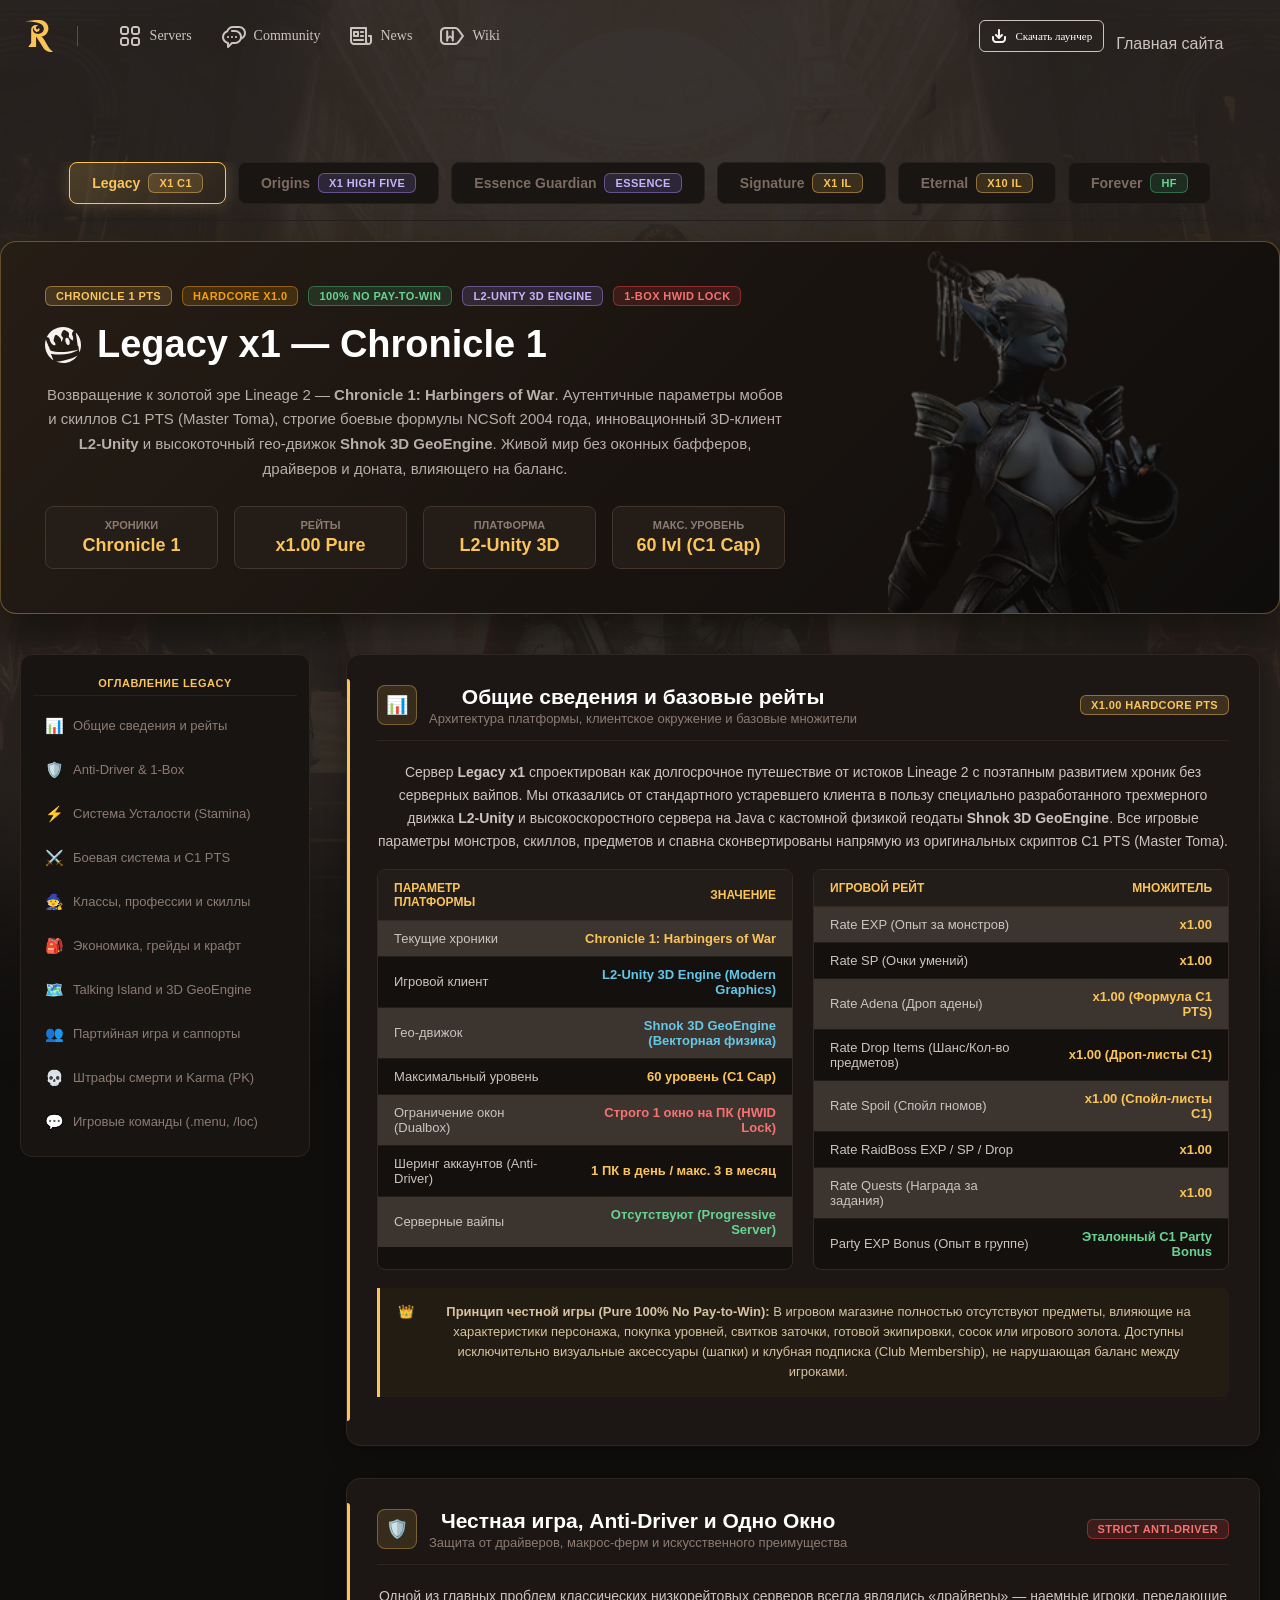
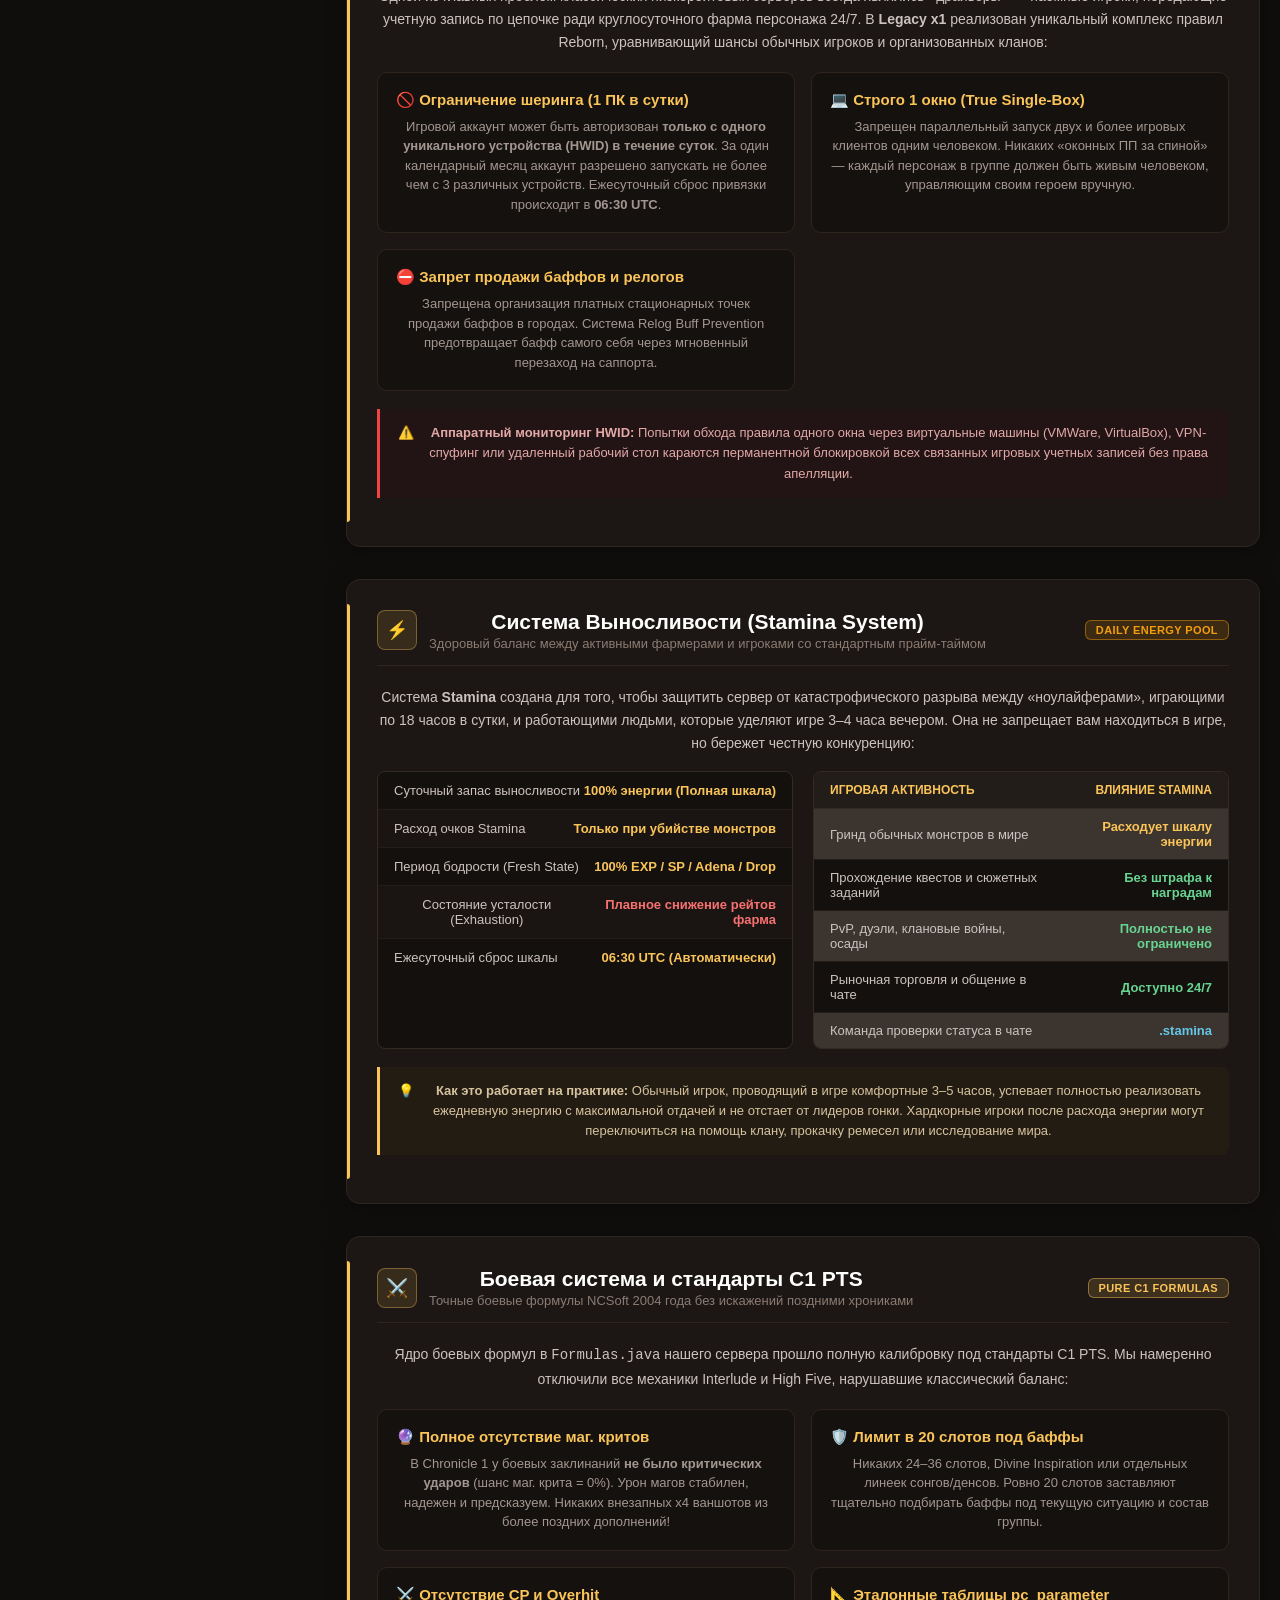
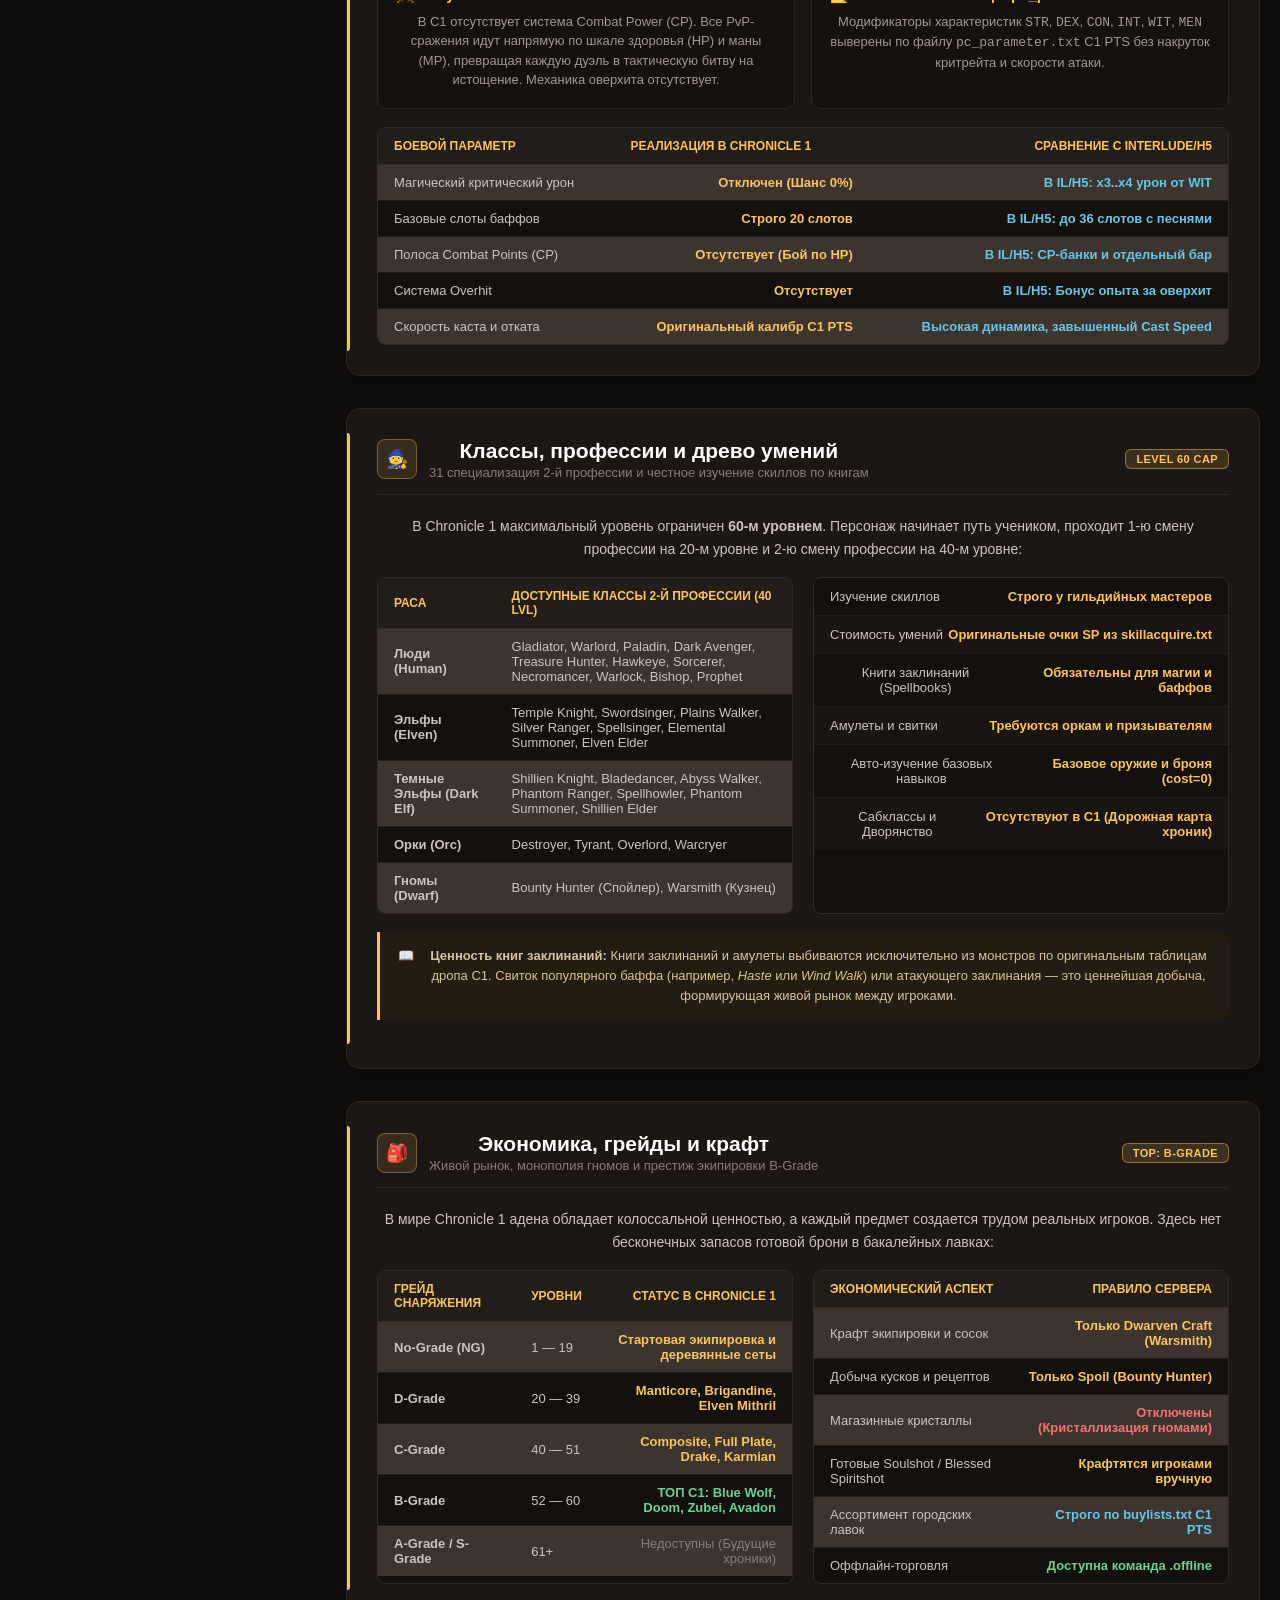
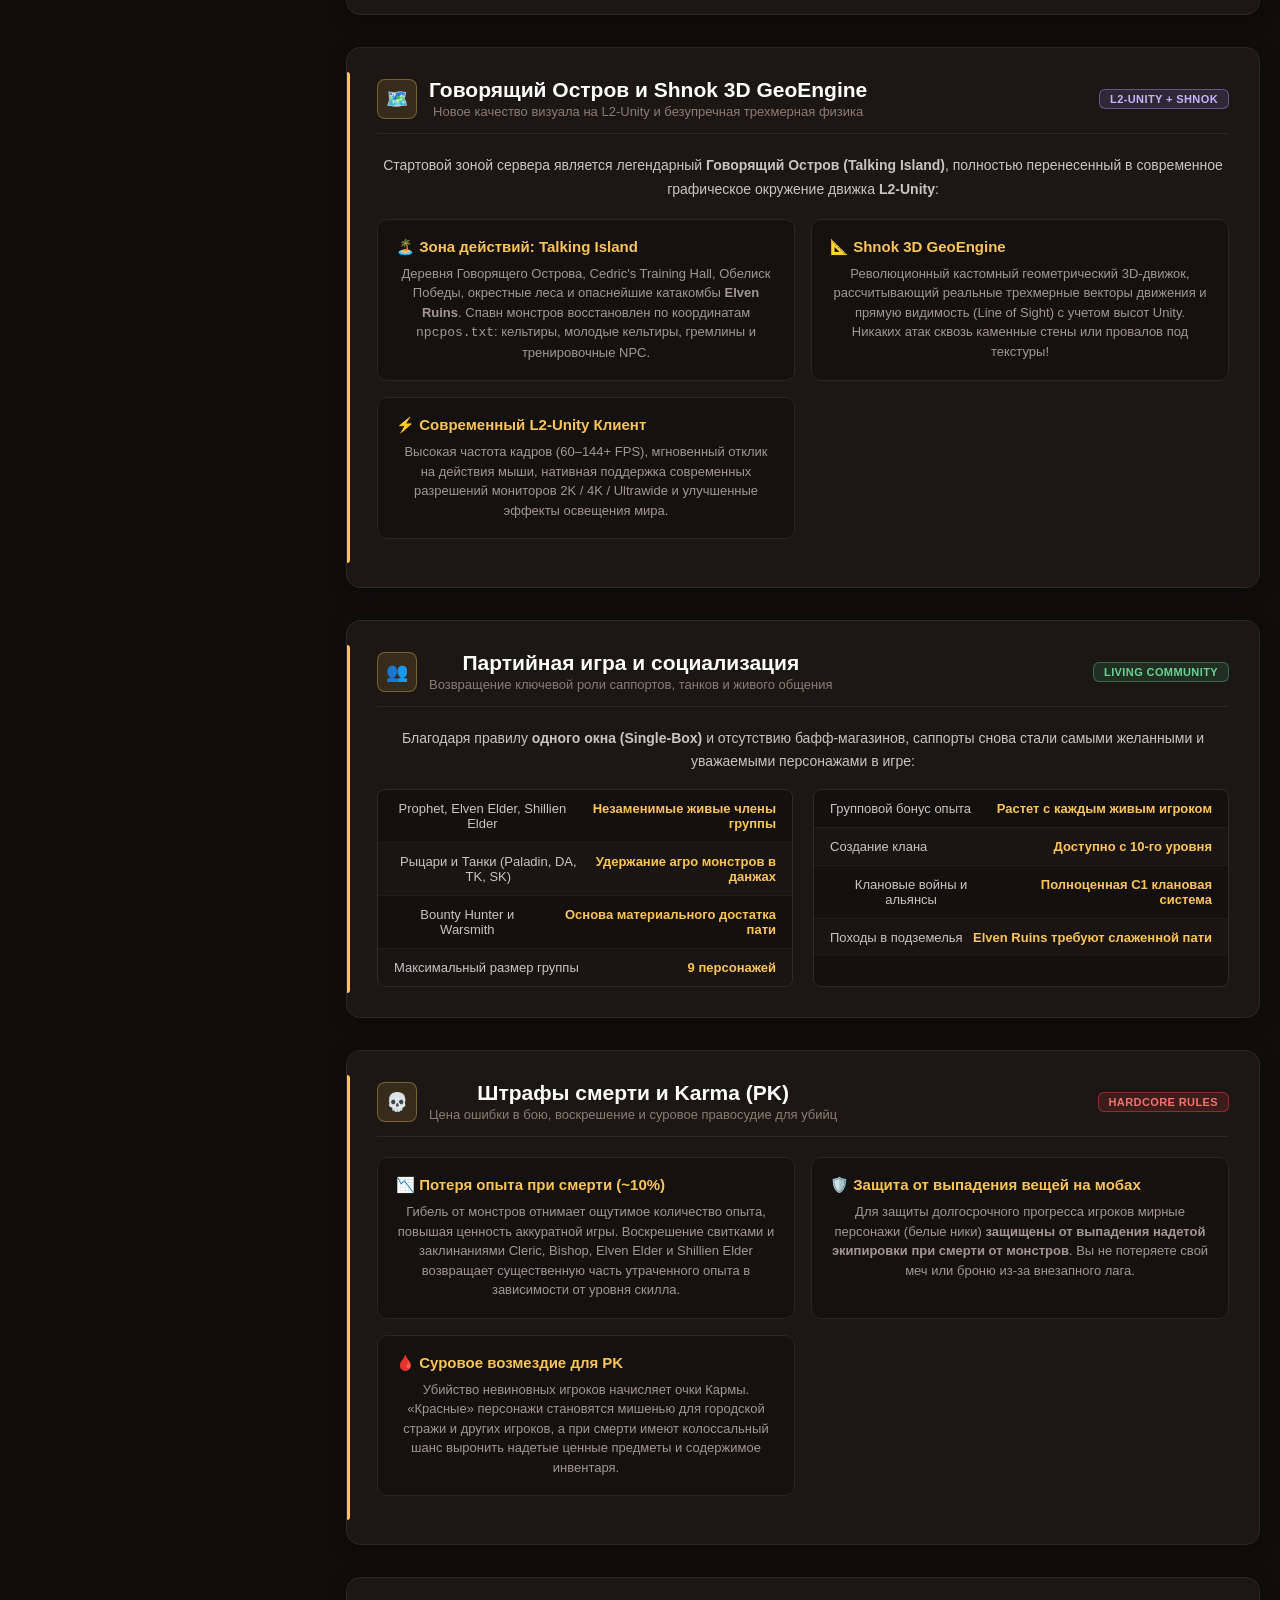
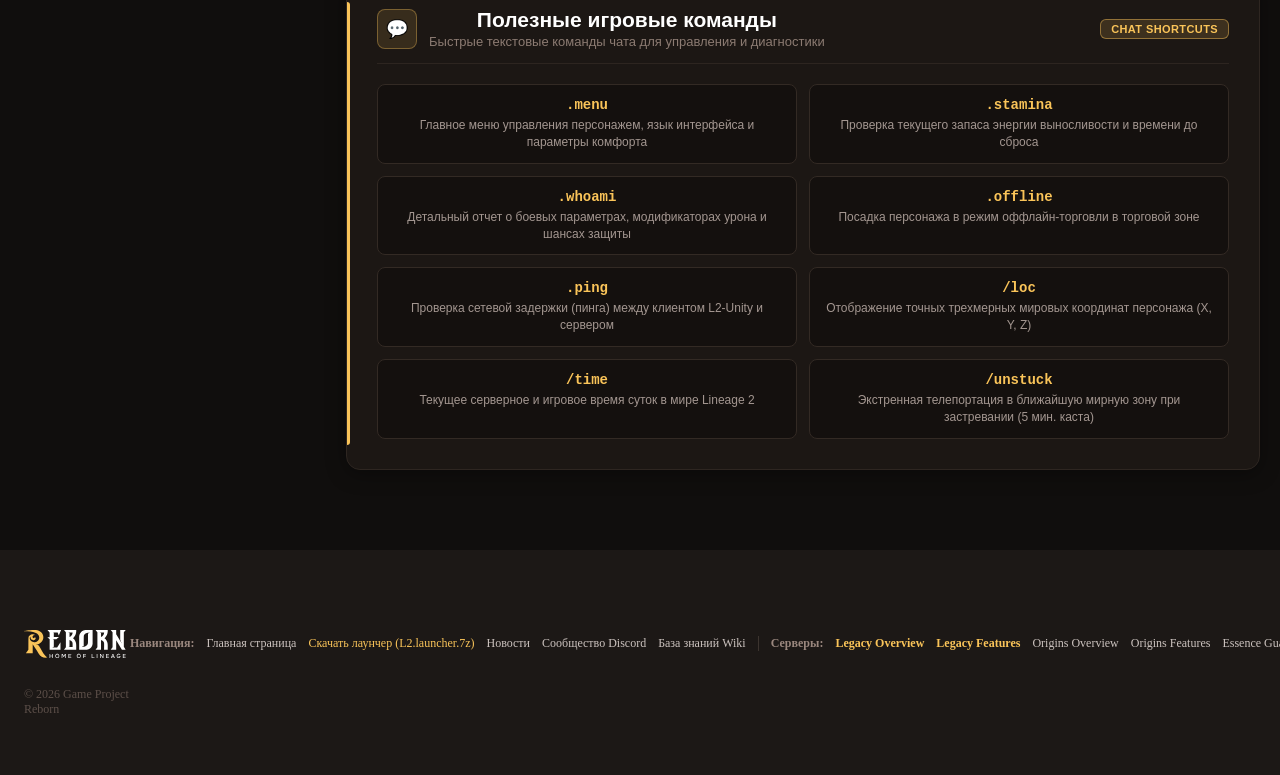
<file: server-features/legacy-server-features/index.html>
<!DOCTYPE html>
<html lang="ru">
<head>
    <meta charset="utf-8">
    <meta name="viewport" content="width=device-width, initial-scale=1.0">
    <title>Server Features - Legacy (Chronicle 1: Harbingers of War) | Lineage 2 Reborn</title>
    
    <!-- FAVICON -->
    <link rel="apple-touch-icon" sizes="180x180" href="../../images/apple-touch-icon.png">
    <link rel="icon" type="image/png" sizes="32x32" href="../../images/favicon-32x32.png">
    <link rel="icon" type="image/png" sizes="16x16" href="../../images/favicon-16x16.png">
    <link rel="manifest" href="../../site.webmanifest">
    <meta name="theme-color" content="#100E0D">

    <!-- CSS STYLES -->
    <link rel="stylesheet" href="../../css/reborn_style.css" type="text/css" media="all">
    <link rel="stylesheet" href="../../css/reborn_style2_mobile.css" type="text/css" media="all">
    <link rel="stylesheet" href="../../css/reborn_style_mobile.css" type="text/css" media="all">
    <link rel="stylesheet" href="../../css/public.css" type="text/css" media="all">

    <style>
        html {
            scroll-behavior: smooth;
        }
        body {
            background-color: #100E0D;
            color: #CCC3BF;
            font-family: 'Onest', sans-serif;
            margin: 0;
            padding: 0;
            overflow-x: hidden;
        }
        .legacy_gold {
            color: #FAC459 !important;
        }
        .legacy_amber {
            color: #F59E0B !important;
        }
        .legacy_bronze {
            color: #D4AC0D !important;
        }
        .legacy_cyan {
            color: #64C7E8 !important;
        }
        .legacy_badge {
            display: inline-flex;
            align-items: center;
            padding: 3px 10px;
            border-radius: 6px;
            font-size: 11px;
            font-weight: 600;
            letter-spacing: 0.4px;
            text-transform: uppercase;
        }
        .badge_gold {
            background: rgba(250, 196, 89, 0.15);
            border: 1px solid rgba(250, 196, 89, 0.45);
            color: #FAC459;
        }
        .badge_amber {
            background: rgba(245, 158, 11, 0.15);
            border: 1px solid rgba(245, 158, 11, 0.45);
            color: #F59E0B;
        }
        .badge_green {
            background: rgba(72, 187, 120, 0.15);
            border: 1px solid rgba(72, 187, 120, 0.45);
            color: #68D391;
        }
        .badge_purple {
            background: rgba(167, 139, 250, 0.15);
            border: 1px solid rgba(167, 139, 250, 0.45);
            color: #C4B5FD;
        }
        .badge_red {
            background: rgba(239, 68, 68, 0.15);
            border: 1px solid rgba(239, 68, 68, 0.45);
            color: #F87171;
        }

        /* Banner Hero Customization */
        .legacy_hero_banner {
            position: relative;
            width: 100%;
            max-width: 1360px;
            margin: 20px auto 40px auto;
            border-radius: 16px;
            background: linear-gradient(135deg, #261D15 0%, #1A1410 50%, #0F0D0C 100%);
            border: 1px solid rgba(250, 196, 89, 0.35);
            box-shadow: 0 10px 40px rgba(0, 0, 0, 0.75), 0 0 30px rgba(250, 196, 89, 0.12);
            overflow: hidden;
            display: flex;
            padding: 44px;
            box-sizing: border-box;
            align-items: center;
            justify-content: space-between;
        }
        .legacy_hero_banner::after {
            content: '';
            position: absolute;
            right: 20px;
            top: 0;
            bottom: 0;
            width: 45%;
            background-image: url('../../images/legacy1.png');
            background-repeat: no-repeat;
            background-position: right center;
            background-size: contain;
            opacity: 0.32;
            pointer-events: none;
        }
        .hero_text_left {
            position: relative;
            z-index: 2;
            max-width: 740px;
        }
        .hero_tags {
            display: flex;
            gap: 10px;
            flex-wrap: wrap;
            margin-bottom: 16px;
        }
        .hero_title {
            font-size: 38px;
            font-weight: 700;
            color: #FFFFFF;
            margin: 0 0 12px 0;
            line-height: 1.2;
            display: flex;
            align-items: center;
            gap: 16px;
        }
        .hero_desc {
            font-size: 15px;
            line-height: 1.65;
            color: #B8ADA8;
            margin-bottom: 24px;
        }
        .hero_stats_grid {
            display: grid;
            grid-template-columns: repeat(4, 1fr);
            gap: 16px;
            margin-top: 18px;
        }
        .hero_stat_item {
            background: rgba(38, 30, 24, 0.88);
            border: 1px solid #42352B;
            border-radius: 8px;
            padding: 12px 14px;
            display: flex;
            flex-direction: column;
            gap: 4px;
        }
        .hero_stat_label {
            font-size: 11px;
            text-transform: uppercase;
            color: #8C7B72;
            font-weight: 600;
        }
        .hero_stat_val {
            font-size: 18px;
            font-weight: 700;
            color: #FAC459;
        }

        /* Nav Pills for Servers */
        .feat_servers_nav {
            display: flex;
            justify-content: center;
            gap: 12px;
            max-width: 1360px;
            margin: 0 auto 20px auto;
            border-bottom: 1px solid #26211E;
            padding-bottom: 16px;
            overflow-x: auto;
        }
        .feat_server_tab {
            padding: 10px 22px;
            border-radius: 8px;
            font-size: 14px;
            font-weight: 600;
            color: #7D6B62;
            text-decoration: none;
            transition: all 0.25s ease;
            display: flex;
            align-items: center;
            gap: 8px;
            background: #181513;
            border: 1px solid #26211E;
            white-space: nowrap;
        }
        .feat_server_tab:hover {
            color: #CCC3BF;
            border-color: #42352B;
        }
        .feat_server_tab.active {
            background: linear-gradient(135deg, rgba(250, 196, 89, 0.18) 0%, rgba(46, 36, 26, 0.45) 100%);
            border: 1px solid #FAC459;
            color: #FAC459;
            box-shadow: 0 0 16px rgba(250, 196, 89, 0.22);
        }

        /* Main 2-Column Container */
        .feat_container {
            display: flex;
            width: 100%;
            max-width: 1360px;
            margin: 0 auto;
            padding: 0 20px 80px 20px;
            box-sizing: border-box;
            gap: 36px;
            align-items: flex-start;
        }

        /* Sticky Sidebar */
        .feat_sidebar {
            width: 290px;
            flex-shrink: 0;
            position: sticky;
            top: 90px;
            display: flex;
            flex-direction: column;
            gap: 8px;
            background: #181412;
            border: 1px solid #2D2520;
            border-radius: 12px;
            padding: 16px 12px;
            box-sizing: border-box;
        }
        .sidebar_heading {
            font-size: 11px;
            text-transform: uppercase;
            font-weight: 700;
            color: #FAC459;
            padding: 6px 12px;
            letter-spacing: 0.5px;
            border-bottom: 1px solid #26211E;
            margin-bottom: 4px;
        }
        .sidebar_link {
            display: flex;
            align-items: center;
            gap: 10px;
            padding: 9px 12px;
            font-size: 13px;
            color: #8C7B72;
            text-decoration: none;
            border-radius: 6px;
            transition: all 0.2s ease;
            font-weight: 500;
        }
        .sidebar_link:hover {
            color: #FFFFFF;
            background: #231C18;
        }
        .sidebar_link.active {
            color: #FAC459;
            background: rgba(250, 196, 89, 0.12);
            font-weight: 600;
            border-left: 3px solid #FAC459;
        }
        .sidebar_icon {
            font-size: 15px;
            width: 18px;
            text-align: center;
        }

        /* Content Area */
        .feat_content {
            flex: 1;
            min-width: 0;
            display: flex;
            flex-direction: column;
            gap: 32px;
        }

        /* Feature Card Section */
        .feat_section_card {
            background: #1C1714;
            border: 1px solid #2E2621;
            border-radius: 14px;
            padding: 30px;
            box-sizing: border-box;
            box-shadow: 0 4px 20px rgba(0, 0, 0, 0.35);
            scroll-margin-top: 100px;
            position: relative;
        }
        .feat_section_card::before {
            content: '';
            position: absolute;
            left: 0;
            top: 24px;
            bottom: 24px;
            width: 3px;
            border-radius: 0 3px 3px 0;
            background: #FAC459;
        }
        .feat_card_header {
            display: flex;
            align-items: center;
            justify-content: space-between;
            margin-bottom: 20px;
            padding-bottom: 14px;
            border-bottom: 1px solid #2D2520;
        }
        .feat_card_title_wrap {
            display: flex;
            align-items: center;
            gap: 12px;
        }
        .feat_card_icon {
            width: 38px;
            height: 38px;
            border-radius: 8px;
            background: rgba(250, 196, 89, 0.12);
            border: 1px solid rgba(250, 196, 89, 0.35);
            display: flex;
            align-items: center;
            justify-content: center;
            font-size: 18px;
            color: #FAC459;
        }
        .feat_card_title {
            font-size: 21px;
            font-weight: 700;
            color: #FFFFFF;
            margin: 0;
        }
        .feat_card_subtitle {
            font-size: 13px;
            color: #8C7B72;
            margin: 2px 0 0 0;
        }

        /* Information Callout Box */
        .feat_callout {
            background: #231C13;
            border-left: 3px solid #FAC459;
            border-radius: 0 8px 8px 0;
            padding: 14px 18px;
            margin: 18px 0;
            font-size: 13px;
            line-height: 1.55;
            color: #D6C29E;
            display: flex;
            gap: 12px;
            align-items: flex-start;
        }
        .feat_callout.cyan {
            background: #151A1D;
            border-left-color: #64C7E8;
            color: #B5C6CC;
        }
        .feat_callout.red {
            background: #221414;
            border-left-color: #EF4444;
            color: #E2A8A8;
        }

        /* 2-Column Info Grid inside Card */
        .feat_grid_2col {
            display: grid;
            grid-template-columns: 1fr 1fr;
            gap: 20px;
            margin-top: 16px;
        }
        @media (max-width: 900px) {
            .feat_grid_2col {
                grid-template-columns: 1fr;
            }
        }

        /* Detail Tables */
        .feat_table_wrap {
            border: 1px solid #332A24;
            border-radius: 8px;
            overflow: hidden;
            background: #14100E;
        }
        .feat_table {
            width: 100%;
            border-collapse: collapse;
            font-size: 13px;
        }
        .feat_table th {
            background: #231D19;
            color: #FAC459;
            font-weight: 600;
            text-align: left;
            padding: 11px 16px;
            font-size: 12px;
            text-transform: uppercase;
            border-bottom: 1px solid #332A24;
        }
        .feat_table td {
            padding: 10px 16px;
            border-bottom: 1px solid #231D19;
            color: #CCC3BF;
        }
        .feat_table tr:last-child td {
            border-bottom: none;
        }
        .feat_table tr:nth-child(even) {
            background: #1A1513;
        }
        .feat_table tr:hover {
            background: #261F1A;
        }
        .feat_table .val_highlight {
            font-weight: 700;
            color: #FAC459;
            text-align: right;
        }
        .feat_table .val_cyan {
            font-weight: 700;
            color: #64C7E8;
            text-align: right;
        }
        .feat_table .val_green {
            font-weight: 700;
            color: #68D391;
            text-align: right;
        }

        /* Key-Value Rows */
        .feat_kv_list {
            display: flex;
            flex-direction: column;
            border: 1px solid #332A24;
            border-radius: 8px;
            overflow: hidden;
            background: #14100E;
        }
        .feat_kv_row {
            display: flex;
            justify-content: space-between;
            align-items: center;
            padding: 11px 16px;
            border-bottom: 1px solid #231D19;
            font-size: 13px;
        }
        .feat_kv_row:nth-child(even) {
            background: #1A1513;
        }
        .feat_kv_row:last-child {
            border-bottom: none;
        }
        .feat_kv_label {
            color: #CCC3BF;
            display: flex;
            align-items: center;
            gap: 8px;
        }
        .feat_kv_value {
            font-weight: 600;
            color: #FAC459;
            text-align: right;
        }

        /* Feature Pillars Grid */
        .pillar_grid {
            display: grid;
            grid-template-columns: repeat(auto-fit, minmax(280px, 1fr));
            gap: 16px;
            margin: 18px 0;
        }
        .pillar_item {
            background: #15110F;
            border: 1px solid #2D241E;
            border-radius: 10px;
            padding: 18px;
            display: flex;
            flex-direction: column;
            gap: 8px;
            transition: all 0.25s ease;
        }
        .pillar_item:hover {
            border-color: #FAC459;
            transform: translateY(-2px);
        }
        .pillar_title {
            font-size: 15px;
            font-weight: 700;
            color: #FAC459;
            display: flex;
            align-items: center;
            gap: 8px;
        }
        .pillar_text {
            font-size: 13px;
            color: #A39690;
            line-height: 1.5;
            margin: 0;
        }

        /* Commands Grid */
        .cmd_grid {
            display: grid;
            grid-template-columns: repeat(auto-fill, minmax(280px, 1fr));
            gap: 12px;
            margin-top: 16px;
        }
        .cmd_item {
            background: #14100E;
            border: 1px solid #332A24;
            border-radius: 8px;
            padding: 12px 14px;
            display: flex;
            flex-direction: column;
            gap: 4px;
            transition: border-color 0.2s;
        }
        .cmd_item:hover {
            border-color: #FAC459;
        }
        .cmd_name {
            font-family: monospace;
            font-size: 14px;
            font-weight: 700;
            color: #FAC459;
        }
        .cmd_desc {
            font-size: 12px;
            color: #A39690;
            line-height: 1.4;
        }

        @media (max-width: 1024px) {
            .feat_container {
                flex-direction: column;
            }
            .feat_sidebar {
                width: 100%;
                position: static;
                top: auto;
            }
            .hero_stats_grid {
                grid-template-columns: repeat(2, 1fr);
            }
            .legacy_hero_banner {
                padding: 24px;
            }
            .legacy_hero_banner::after {
                display: none;
            }
        }
    </style>
</head>

<body>

<!-- HEADER -->
<header role="navigation">
    <div class="bk_header" id="header_content">
        <div class="full_wrap">
            <div class="header_wrap">
                <div class="top_menu_left">
                    <a href="../../index.html" class="secondary_link_small" aria-label="Home">
                        <div class="logo_reborn"></div>
                    </a>
                    <div class="line_v_20"></div>

                    <a href="../../index.html" class="top_menu_content" style="text-decoration: none; color: inherit;">
                        <div class="logo_servers"></div>
                        Servers
                    </a>

                    <a class="btn_menu_top" href="https://discord.gg/l2reborn" target="_blank" aria-label="Discord">
                        <div class="logo_community"></div>
                        Community
                    </a>
                    <a href="../../index.html#news" aria-label="News">
                        <div class="btn_menu_top">
                            <div class="logo_news"></div>
                            News
                        </div>
                    </a>
                    <a class="btn_menu_top" href="https://lineage2wiki.org/" target="_blank" aria-label="Wiki">
                        <div class="logo_wiki"></div>
                        Wiki
                    </a>
                </div>

                <div class="top_menu_right" style="display: flex; gap: 12px; align-items: center;">
                    <a class="btn_download" href="../../L2.launcher.7z" download="L2.launcher.7z" style="text-decoration: none;" aria-label="Скачать лаунчер">
                        <div class="icon_dld"></div>
                        Скачать лаунчер
                    </a>
                    <div class="wrap_btn_control">
                        <a href="../../index.html" class="btn_control_panel">
                            <div class="icon_user"></div>
                            Главная сайта
                        </a>
                    </div>
                </div>
            </div>
        </div>
    </div>
</header>

<!-- MAIN CONTENT -->
<main style="padding-top: 90px;">

    <!-- SERVER TABS SELECTOR -->
    <div class="feat_servers_nav">
        <a href="#top" class="feat_server_tab active">
            <span>Legacy</span>
            <span class="legacy_badge badge_gold">x1 C1</span>
        </a>
        <a href="../origins-server-features/index.html" class="feat_server_tab">
            <span>Origins</span>
            <span class="legacy_badge badge_purple">x1 High Five</span>
        </a>
        <a href="../../index.html" class="feat_server_tab">
            <span>Essence Guardian</span>
            <span class="legacy_badge badge_purple">Essence</span>
        </a>
        <a href="../../index.html" class="feat_server_tab">
            <span>Signature</span>
            <span class="legacy_badge badge_gold">x1 IL</span>
        </a>
        <a href="../../index.html" class="feat_server_tab">
            <span>Eternal</span>
            <span class="legacy_badge badge_gold">x10 IL</span>
        </a>
        <a href="../../index.html" class="feat_server_tab">
            <span>Forever</span>
            <span class="legacy_badge badge_green">HF</span>
        </a>
    </div>

    <!-- HERO BANNER -->
    <div class="legacy_hero_banner" id="top">
        <div class="hero_text_left">
            <div class="hero_tags">
                <span class="legacy_badge badge_gold">Chronicle 1 PTS</span>
                <span class="legacy_badge badge_amber">Hardcore x1.0</span>
                <span class="legacy_badge badge_green">100% No Pay-to-Win</span>
                <span class="legacy_badge badge_purple">L2-Unity 3D Engine</span>
                <span class="legacy_badge badge_red">1-Box HWID Lock</span>
            </div>
            <h1 class="hero_title">
                <img src="../../images/legacy.svg" width="36" height="36" alt="Legacy" style="vertical-align: middle;">
                Legacy x1 — Chronicle 1
            </h1>
            <p class="hero_desc">
                Возвращение к золотой эре Lineage 2 — <strong>Chronicle 1: Harbingers of War</strong>. Аутентичные параметры мобов и скиллов C1 PTS (Master Toma), строгие боевые формулы NCSoft 2004 года, инновационный 3D-клиент <strong>L2-Unity</strong> и высокоточный гео-движок <strong>Shnok 3D GeoEngine</strong>. Живой мир без оконных бафферов, драйверов и доната, влияющего на баланс.
            </p>
            <div class="hero_stats_grid">
                <div class="hero_stat_item">
                    <span class="hero_stat_label">Хроники</span>
                    <span class="hero_stat_val">Chronicle 1</span>
                </div>
                <div class="hero_stat_item">
                    <span class="hero_stat_label">Рейты</span>
                    <span class="hero_stat_val">x1.00 Pure</span>
                </div>
                <div class="hero_stat_item">
                    <span class="hero_stat_label">Платформа</span>
                    <span class="hero_stat_val">L2-Unity 3D</span>
                </div>
                <div class="hero_stat_item">
                    <span class="hero_stat_label">Макс. уровень</span>
                    <span class="hero_stat_val">60 lvl (C1 Cap)</span>
                </div>
            </div>
        </div>
    </div>

    <!-- TWO-COLUMN LAYOUT -->
    <div class="feat_container">

        <!-- SIDEBAR -->
        <aside class="feat_sidebar">
            <div class="sidebar_heading">Оглавление Legacy</div>
            <a href="#sec-general" class="sidebar_link active">
                <span class="sidebar_icon">📊</span>
                <span>Общие сведения и рейты</span>
            </a>
            <a href="#sec-antiabuse" class="sidebar_link">
                <span class="sidebar_icon">🛡️</span>
                <span>Anti-Driver & 1-Box</span>
            </a>
            <a href="#sec-stamina" class="sidebar_link">
                <span class="sidebar_icon">⚡</span>
                <span>Система Усталости (Stamina)</span>
            </a>
            <a href="#sec-mechanics" class="sidebar_link">
                <span class="sidebar_icon">⚔️</span>
                <span>Боевая система и C1 PTS</span>
            </a>
            <a href="#sec-progression" class="sidebar_link">
                <span class="sidebar_icon">🧙</span>
                <span>Классы, профессии и скиллы</span>
            </a>
            <a href="#sec-economy" class="sidebar_link">
                <span class="sidebar_icon">🎒</span>
                <span>Экономика, грейды и крафт</span>
            </a>
            <a href="#sec-world" class="sidebar_link">
                <span class="sidebar_icon">🗺️</span>
                <span>Talking Island и 3D GeoEngine</span>
            </a>
            <a href="#sec-party" class="sidebar_link">
                <span class="sidebar_icon">👥</span>
                <span>Партийная игра и саппорты</span>
            </a>
            <a href="#sec-death" class="sidebar_link">
                <span class="sidebar_icon">💀</span>
                <span>Штрафы смерти и Karma (PK)</span>
            </a>
            <a href="#sec-commands" class="sidebar_link">
                <span class="sidebar_icon">💬</span>
                <span>Игровые команды (.menu, /loc)</span>
            </a>
        </aside>

        <!-- CONTENT -->
        <div class="feat_content">

            <!-- 1. GENERAL & RATES -->
            <section class="feat_section_card" id="sec-general">
                <div class="feat_card_header">
                    <div class="feat_card_title_wrap">
                        <div class="feat_card_icon">📊</div>
                        <div>
                            <h2 class="feat_card_title">Общие сведения и базовые рейты</h2>
                            <p class="feat_card_subtitle">Архитектура платформы, клиентское окружение и базовые множители</p>
                        </div>
                    </div>
                    <span class="legacy_badge badge_gold">x1.00 Hardcore PTS</span>
                </div>

                <p style="font-size: 14px; line-height: 1.65; color: #CCC3BF; margin-top: 0;">
                    Сервер <strong>Legacy x1</strong> спроектирован как долгосрочное путешествие от истоков Lineage 2 с поэтапным развитием хроник без серверных вайпов. Мы отказались от стандартного устаревшего клиента в пользу специально разработанного трехмерного движка <strong>L2-Unity</strong> и высокоскоростного сервера на Java с кастомной физикой геодаты <strong>Shnok 3D GeoEngine</strong>. Все игровые параметры монстров, скиллов, предметов и спавна сконвертированы напрямую из оригинальных скриптов C1 PTS (Master Toma).
                </p>

                <div class="feat_grid_2col">
                    <div class="feat_table_wrap">
                        <table class="feat_table">
                            <thead>
                                <tr>
                                    <th>Параметр платформы</th>
                                    <th style="text-align: right;">Значение</th>
                                </tr>
                            </thead>
                            <tbody>
                                <tr>
                                    <td>Текущие хроники</td>
                                    <td class="val_highlight">Chronicle 1: Harbingers of War</td>
                                </tr>
                                <tr>
                                    <td>Игровой клиент</td>
                                    <td class="val_cyan">L2-Unity 3D Engine (Modern Graphics)</td>
                                </tr>
                                <tr>
                                    <td>Гео-движок</td>
                                    <td class="val_cyan">Shnok 3D GeoEngine (Векторная физика)</td>
                                </tr>
                                <tr>
                                    <td>Максимальный уровень</td>
                                    <td class="val_highlight">60 уровень (C1 Cap)</td>
                                </tr>
                                <tr>
                                    <td>Ограничение окон (Dualbox)</td>
                                    <td class="val_highlight" style="color: #F87171 !important;">Строго 1 окно на ПК (HWID Lock)</td>
                                </tr>
                                <tr>
                                    <td>Шеринг аккаунтов (Anti-Driver)</td>
                                    <td class="val_highlight">1 ПК в день / макс. 3 в месяц</td>
                                </tr>
                                <tr>
                                    <td>Серверные вайпы</td>
                                    <td class="val_green">Отсутствуют (Progressive Server)</td>
                                </tr>
                            </tbody>
                        </table>
                    </div>

                    <div class="feat_table_wrap">
                        <table class="feat_table">
                            <thead>
                                <tr>
                                    <th>Игровой рейт</th>
                                    <th style="text-align: right;">Множитель</th>
                                </tr>
                            </thead>
                            <tbody>
                                <tr>
                                    <td>Rate EXP (Опыт за монстров)</td>
                                    <td class="val_highlight">x1.00</td>
                                </tr>
                                <tr>
                                    <td>Rate SP (Очки умений)</td>
                                    <td class="val_highlight">x1.00</td>
                                </tr>
                                <tr>
                                    <td>Rate Adena (Дроп адены)</td>
                                    <td class="val_highlight">x1.00 (Формула C1 PTS)</td>
                                </tr>
                                <tr>
                                    <td>Rate Drop Items (Шанс/Кол-во предметов)</td>
                                    <td class="val_highlight">x1.00 (Дроп-листы C1)</td>
                                </tr>
                                <tr>
                                    <td>Rate Spoil (Спойл гномов)</td>
                                    <td class="val_highlight">x1.00 (Спойл-листы C1)</td>
                                </tr>
                                <tr>
                                    <td>Rate RaidBoss EXP / SP / Drop</td>
                                    <td class="val_highlight">x1.00</td>
                                </tr>
                                <tr>
                                    <td>Rate Quests (Награда за задания)</td>
                                    <td class="val_highlight">x1.00</td>
                                </tr>
                                <tr>
                                    <td>Party EXP Bonus (Опыт в группе)</td>
                                    <td class="val_green">Эталонный C1 Party Bonus</td>
                                </tr>
                            </tbody>
                        </table>
                    </div>
                </div>

                <div class="feat_callout">
                    <span>👑</span>
                    <div>
                        <strong>Принцип честной игры (Pure 100% No Pay-to-Win):</strong> В игровом магазине полностью отсутствуют предметы, влияющие на характеристики персонажа, покупка уровней, свитков заточки, готовой экипировки, сосок или игрового золота. Доступны исключительно визуальные аксессуары (шапки) и клубная подписка (Club Membership), не нарушающая баланс между игроками.
                    </div>
                </div>
            </section>

            <!-- 2. ANTI-ABUSE & 1-BOX -->
            <section class="feat_section_card" id="sec-antiabuse">
                <div class="feat_card_header">
                    <div class="feat_card_title_wrap">
                        <div class="feat_card_icon">🛡️</div>
                        <div>
                            <h2 class="feat_card_title">Честная игра, Anti-Driver и Одно Окно</h2>
                            <p class="feat_card_subtitle">Защита от драйверов, макрос-ферм и искусственного преимущества</p>
                        </div>
                    </div>
                    <span class="legacy_badge badge_red">Strict Anti-Driver</span>
                </div>

                <p style="font-size: 14px; line-height: 1.65; color: #CCC3BF; margin-top: 0;">
                    Одной из главных проблем классических низкорейтовых серверов всегда являлись «драйверы» — наемные игроки, передающие учетную запись по цепочке ради круглосуточного фарма персонажа 24/7. В <strong>Legacy x1</strong> реализован уникальный комплекс правил Reborn, уравнивающий шансы обычных игроков и организованных кланов:
                </p>

                <div class="pillar_grid">
                    <div class="pillar_item">
                        <div class="pillar_title">🚫 Ограничение шеринга (1 ПК в сутки)</div>
                        <p class="pillar_text">
                            Игровой аккаунт может быть авторизован <strong>только с одного уникального устройства (HWID) в течение суток</strong>. За один календарный месяц аккаунт разрешено запускать не более чем с 3 различных устройств. Ежесуточный сброс привязки происходит в <strong>06:30 UTC</strong>.
                        </p>
                    </div>

                    <div class="pillar_item">
                        <div class="pillar_title">💻 Строго 1 окно (True Single-Box)</div>
                        <p class="pillar_text">
                            Запрещен параллельный запуск двух и более игровых клиентов одним человеком. Никаких «оконных ПП за спиной» — каждый персонаж в группе должен быть живым человеком, управляющим своим героем вручную.
                        </p>
                    </div>

                    <div class="pillar_item">
                        <div class="pillar_title">⛔ Запрет продажи баффов и релогов</div>
                        <p class="pillar_text">
                            Запрещена организация платных стационарных точек продажи баффов в городах. Система Relog Buff Prevention предотвращает бафф самого себя через мгновенный перезаход на саппорта.
                        </p>
                    </div>
                </div>

                <div class="feat_callout red">
                    <span>⚠️</span>
                    <div>
                        <strong>Аппаратный мониторинг HWID:</strong> Попытки обхода правила одного окна через виртуальные машины (VMWare, VirtualBox), VPN-спуфинг или удаленный рабочий стол караются перманентной блокировкой всех связанных игровых учетных записей без права апелляции.
                    </div>
                </div>
            </section>

            <!-- 3. STAMINA SYSTEM -->
            <section class="feat_section_card" id="sec-stamina">
                <div class="feat_card_header">
                    <div class="feat_card_title_wrap">
                        <div class="feat_card_icon">⚡</div>
                        <div>
                            <h2 class="feat_card_title">Система Выносливости (Stamina System)</h2>
                            <p class="feat_card_subtitle">Здоровый баланс между активными фармерами и игроками со стандартным прайм-таймом</p>
                        </div>
                    </div>
                    <span class="legacy_badge badge_amber">Daily Energy Pool</span>
                </div>

                <p style="font-size: 14px; line-height: 1.65; color: #CCC3BF; margin-top: 0;">
                    Система <strong>Stamina</strong> создана для того, чтобы защитить сервер от катастрофического разрыва между «ноулайферами», играющими по 18 часов в сутки, и работающими людьми, которые уделяют игре 3–4 часа вечером. Она не запрещает вам находиться в игре, но бережет честную конкуренцию:
                </p>

                <div class="feat_grid_2col">
                    <div class="feat_kv_list">
                        <div class="feat_kv_row">
                            <span class="feat_kv_label">Суточный запас выносливости</span>
                            <span class="feat_kv_value">100% энергии (Полная шкала)</span>
                        </div>
                        <div class="feat_kv_row">
                            <span class="feat_kv_label">Расход очков Stamina</span>
                            <span class="feat_kv_value">Только при убийстве монстров</span>
                        </div>
                        <div class="feat_kv_row">
                            <span class="feat_kv_label">Период бодрости (Fresh State)</span>
                            <span class="feat_kv_value legacy_gold">100% EXP / SP / Adena / Drop</span>
                        </div>
                        <div class="feat_kv_row">
                            <span class="feat_kv_label">Состояние усталости (Exhaustion)</span>
                            <span class="feat_kv_value" style="color: #F87171 !important;">Плавное снижение рейтов фарма</span>
                        </div>
                        <div class="feat_kv_row">
                            <span class="feat_kv_label">Ежесуточный сброс шкалы</span>
                            <span class="feat_kv_value">06:30 UTC (Автоматически)</span>
                        </div>
                    </div>

                    <div class="feat_table_wrap">
                        <table class="feat_table">
                            <thead>
                                <tr>
                                    <th>Игровая активность</th>
                                    <th style="text-align: right;">Влияние Stamina</th>
                                </tr>
                            </thead>
                            <tbody>
                                <tr>
                                    <td>Гринд обычных монстров в мире</td>
                                    <td class="val_highlight">Расходует шкалу энергии</td>
                                </tr>
                                <tr>
                                    <td>Прохождение квестов и сюжетных заданий</td>
                                    <td class="val_green">Без штрафа к наградам</td>
                                </tr>
                                <tr>
                                    <td>PvP, дуэли, клановые войны, осады</td>
                                    <td class="val_green">Полностью не ограничено</td>
                                </tr>
                                <tr>
                                    <td>Рыночная торговля и общение в чате</td>
                                    <td class="val_green">Доступно 24/7</td>
                                </tr>
                                <tr>
                                    <td>Команда проверки статуса в чате</td>
                                    <td class="val_cyan">.stamina</td>
                                </tr>
                            </tbody>
                        </table>
                    </div>
                </div>

                <div class="feat_callout">
                    <span>💡</span>
                    <div>
                        <strong>Как это работает на практике:</strong> Обычный игрок, проводящий в игре комфортные 3–5 часов, успевает полностью реализовать ежедневную энергию с максимальной отдачей и не отстает от лидеров гонки. Хардкорные игроки после расхода энергии могут переключиться на помощь клану, прокачку ремесел или исследование мира.
                    </div>
                </div>
            </section>

            <!-- 4. COMBAT & C1 PTS MECHANICS -->
            <section class="feat_section_card" id="sec-mechanics">
                <div class="feat_card_header">
                    <div class="feat_card_title_wrap">
                        <div class="feat_card_icon">⚔️</div>
                        <div>
                            <h2 class="feat_card_title">Боевая система и стандарты C1 PTS</h2>
                            <p class="feat_card_subtitle">Точные боевые формулы NCSoft 2004 года без искажений поздними хрониками</p>
                        </div>
                    </div>
                    <span class="legacy_badge badge_gold">Pure C1 Formulas</span>
                </div>

                <p style="font-size: 14px; line-height: 1.65; color: #CCC3BF; margin-top: 0;">
                    Ядро боевых формул в <code>Formulas.java</code> нашего сервера прошло полную калибровку под стандарты C1 PTS. Мы намеренно отключили все механики Interlude и High Five, нарушавшие классический баланс:
                </p>

                <div class="pillar_grid">
                    <div class="pillar_item">
                        <div class="pillar_title">🔮 Полное отсутствие маг. критов</div>
                        <p class="pillar_text">
                            В Chronicle 1 у боевых заклинаний <strong>не было критических ударов</strong> (шанс маг. крита = 0%). Урон магов стабилен, надежен и предсказуем. Никаких внезапных x4 ваншотов из более поздних дополнений!
                        </p>
                    </div>

                    <div class="pillar_item">
                        <div class="pillar_title">🛡️ Лимит в 20 слотов под баффы</div>
                        <p class="pillar_text">
                            Никаких 24–36 слотов, Divine Inspiration или отдельных линеек сонгов/денсов. Ровно 20 слотов заставляют тщательно подбирать баффы под текущую ситуацию и состав группы.
                        </p>
                    </div>

                    <div class="pillar_item">
                        <div class="pillar_title">⚔️ Отсутствие CP и Overhit</div>
                        <p class="pillar_text">
                            В C1 отсутствует система Combat Power (CP). Все PvP-сражения идут напрямую по шкале здоровья (HP) и маны (MP), превращая каждую дуэль в тактическую битву на истощение. Механика оверхита отсутствует.
                        </p>
                    </div>

                    <div class="pillar_item">
                        <div class="pillar_title">📐 Эталонные таблицы pc_parameter</div>
                        <p class="pillar_text">
                            Модификаторы характеристик <code>STR</code>, <code>DEX</code>, <code>CON</code>, <code>INT</code>, <code>WIT</code>, <code>MEN</code> выверены по файлу <code>pc_parameter.txt</code> C1 PTS без накруток критрейта и скорости атаки.
                        </p>
                    </div>
                </div>

                <div class="feat_table_wrap">
                    <table class="feat_table">
                        <thead>
                            <tr>
                                <th>Боевой параметр</th>
                                <th>Реализация в Chronicle 1</th>
                                <th style="text-align: right;">Сравнение с Interlude/H5</th>
                            </tr>
                        </thead>
                        <tbody>
                            <tr>
                                <td>Магический критический урон</td>
                                <td class="val_highlight">Отключен (Шанс 0%)</td>
                                <td class="val_cyan">В IL/H5: x3..x4 урон от WIT</td>
                            </tr>
                            <tr>
                                <td>Базовые слоты баффов</td>
                                <td class="val_highlight">Строго 20 слотов</td>
                                <td class="val_cyan">В IL/H5: до 36 слотов с песнями</td>
                            </tr>
                            <tr>
                                <td>Полоса Combat Points (CP)</td>
                                <td class="val_highlight">Отсутствует (Бой по HP)</td>
                                <td class="val_cyan">В IL/H5: CP-банки и отдельный бар</td>
                            </tr>
                            <tr>
                                <td>Система Overhit</td>
                                <td class="val_highlight">Отсутствует</td>
                                <td class="val_cyan">В IL/H5: Бонус опыта за оверхит</td>
                            </tr>
                            <tr>
                                <td>Скорость каста и отката</td>
                                <td class="val_highlight">Оригинальный калибр C1 PTS</td>
                                <td class="val_cyan">Высокая динамика, завышенный Cast Speed</td>
                            </tr>
                        </tbody>
                    </table>
                </div>
            </section>

            <!-- 5. CLASSES & SKILLS -->
            <section class="feat_section_card" id="sec-progression">
                <div class="feat_card_header">
                    <div class="feat_card_title_wrap">
                        <div class="feat_card_icon">🧙</div>
                        <div>
                            <h2 class="feat_card_title">Классы, профессии и древо умений</h2>
                            <p class="feat_card_subtitle">31 специализация 2-й профессии и честное изучение скиллов по книгам</p>
                        </div>
                    </div>
                    <span class="legacy_badge badge_gold">Level 60 Cap</span>
                </div>

                <p style="font-size: 14px; line-height: 1.65; color: #CCC3BF; margin-top: 0;">
                    В Chronicle 1 максимальный уровень ограничен <strong>60-м уровнем</strong>. Персонаж начинает путь учеником, проходит 1-ю смену профессии на 20-м уровне и 2-ю смену профессии на 40-м уровне:
                </p>

                <div class="feat_grid_2col">
                    <div class="feat_table_wrap">
                        <table class="feat_table">
                            <thead>
                                <tr>
                                    <th>Раса</th>
                                    <th>Доступные классы 2-й профессии (40 lvl)</th>
                                </tr>
                            </thead>
                            <tbody>
                                <tr>
                                    <td><strong>Люди (Human)</strong></td>
                                    <td>Gladiator, Warlord, Paladin, Dark Avenger, Treasure Hunter, Hawkeye, Sorcerer, Necromancer, Warlock, Bishop, Prophet</td>
                                </tr>
                                <tr>
                                    <td><strong>Эльфы (Elven)</strong></td>
                                    <td>Temple Knight, Swordsinger, Plains Walker, Silver Ranger, Spellsinger, Elemental Summoner, Elven Elder</td>
                                </tr>
                                <tr>
                                    <td><strong>Темные Эльфы (Dark Elf)</strong></td>
                                    <td>Shillien Knight, Bladedancer, Abyss Walker, Phantom Ranger, Spellhowler, Phantom Summoner, Shillien Elder</td>
                                </tr>
                                <tr>
                                    <td><strong>Орки (Orc)</strong></td>
                                    <td>Destroyer, Tyrant, Overlord, Warcryer</td>
                                </tr>
                                <tr>
                                    <td><strong>Гномы (Dwarf)</strong></td>
                                    <td>Bounty Hunter (Спойлер), Warsmith (Кузнец)</td>
                                </tr>
                            </tbody>
                        </table>
                    </div>

                    <div class="feat_kv_list">
                        <div class="feat_kv_row">
                            <span class="feat_kv_label">Изучение скиллов</span>
                            <span class="feat_kv_value">Строго у гильдийных мастеров</span>
                        </div>
                        <div class="feat_kv_row">
                            <span class="feat_kv_label">Стоимость умений</span>
                            <span class="feat_kv_value">Оригинальные очки SP из skillacquire.txt</span>
                        </div>
                        <div class="feat_kv_row">
                            <span class="feat_kv_label">Книги заклинаний (Spellbooks)</span>
                            <span class="feat_kv_value legacy_gold">Обязательны для магии и баффов</span>
                        </div>
                        <div class="feat_kv_row">
                            <span class="feat_kv_label">Амулеты и свитки</span>
                            <span class="feat_kv_value">Требуются оркам и призывателям</span>
                        </div>
                        <div class="feat_kv_row">
                            <span class="feat_kv_label">Авто-изучение базовых навыков</span>
                            <span class="feat_kv_value val_green">Базовое оружие и броня (cost=0)</span>
                        </div>
                        <div class="feat_kv_row">
                            <span class="feat_kv_label">Сабклассы и Дворянство</span>
                            <span class="feat_kv_value">Отсутствуют в C1 (Дорожная карта хроник)</span>
                        </div>
                    </div>
                </div>

                <div class="feat_callout">
                    <span>📖</span>
                    <div>
                        <strong>Ценность книг заклинаний:</strong> Книги заклинаний и амулеты выбиваются исключительно из монстров по оригинальным таблицам дропа C1. Свиток популярного баффа (например, <em>Haste</em> или <em>Wind Walk</em>) или атакующего заклинания — это ценнейшая добыча, формирующая живой рынок между игроками.
                    </div>
                </div>
            </section>

            <!-- 6. ECONOMY & CRAFTING -->
            <section class="feat_section_card" id="sec-economy">
                <div class="feat_card_header">
                    <div class="feat_card_title_wrap">
                        <div class="feat_card_icon">🎒</div>
                        <div>
                            <h2 class="feat_card_title">Экономика, грейды и крафт</h2>
                            <p class="feat_card_subtitle">Живой рынок, монополия гномов и престиж экипировки B-Grade</p>
                        </div>
                    </div>
                    <span class="legacy_badge badge_gold">Top: B-Grade</span>
                </div>

                <p style="font-size: 14px; line-height: 1.65; color: #CCC3BF; margin-top: 0;">
                    В мире Chronicle 1 адена обладает колоссальной ценностью, а каждый предмет создается трудом реальных игроков. Здесь нет бесконечных запасов готовой брони в бакалейных лавках:
                </p>

                <div class="feat_grid_2col">
                    <div class="feat_table_wrap">
                        <table class="feat_table">
                            <thead>
                                <tr>
                                    <th>Грейд снаряжения</th>
                                    <th>Уровни</th>
                                    <th style="text-align: right;">Статус в Chronicle 1</th>
                                </tr>
                            </thead>
                            <tbody>
                                <tr>
                                    <td><strong>No-Grade (NG)</strong></td>
                                    <td>1 — 19</td>
                                    <td class="val_highlight">Стартовая экипировка и деревянные сеты</td>
                                </tr>
                                <tr>
                                    <td><strong>D-Grade</strong></td>
                                    <td>20 — 39</td>
                                    <td class="val_highlight">Manticore, Brigandine, Elven Mithril</td>
                                </tr>
                                <tr>
                                    <td><strong>C-Grade</strong></td>
                                    <td>40 — 51</td>
                                    <td class="val_highlight">Composite, Full Plate, Drake, Karmian</td>
                                </tr>
                                <tr>
                                    <td><strong>B-Grade</strong></td>
                                    <td>52 — 60</td>
                                    <td class="val_green">ТОП C1: Blue Wolf, Doom, Zubei, Avadon</td>
                                </tr>
                                <tr>
                                    <td><strong>A-Grade / S-Grade</strong></td>
                                    <td>61+</td>
                                    <td style="color: #8C7B72 !important; text-align: right;">Недоступны (Будущие хроники)</td>
                                </tr>
                            </tbody>
                        </table>
                    </div>

                    <div class="feat_table_wrap">
                        <table class="feat_table">
                            <thead>
                                <tr>
                                    <th>Экономический аспект</th>
                                    <th style="text-align: right;">Правило сервера</th>
                                </tr>
                            </thead>
                            <tbody>
                                <tr>
                                    <td>Крафт экипировки и сосок</td>
                                    <td class="val_highlight">Только Dwarven Craft (Warsmith)</td>
                                </tr>
                                <tr>
                                    <td>Добыча кусков и рецептов</td>
                                    <td class="val_highlight">Только Spoil (Bounty Hunter)</td>
                                </tr>
                                <tr>
                                    <td>Магазинные кристаллы</td>
                                    <td class="val_highlight" style="color: #F87171 !important;">Отключены (Кристаллизация гномами)</td>
                                </tr>
                                <tr>
                                    <td>Готовые Soulshot / Blessed Spiritshot</td>
                                    <td class="val_highlight">Крафтятся игроками вручную</td>
                                </tr>
                                <tr>
                                    <td>Ассортимент городских лавок</td>
                                    <td class="val_cyan">Строго по buylists.txt C1 PTS</td>
                                </tr>
                                <tr>
                                    <td>Оффлайн-торговля</td>
                                    <td class="val_green">Доступна команда .offline</td>
                                </tr>
                            </tbody>
                        </table>
                    </div>
                </div>
            </section>

            <!-- 7. TALKING ISLAND & SHNOK GEOENGINE -->
            <section class="feat_section_card" id="sec-world">
                <div class="feat_card_header">
                    <div class="feat_card_title_wrap">
                        <div class="feat_card_icon">🗺️</div>
                        <div>
                            <h2 class="feat_card_title">Говорящий Остров и Shnok 3D GeoEngine</h2>
                            <p class="feat_card_subtitle">Новое качество визуала на L2-Unity и безупречная трехмерная физика</p>
                        </div>
                    </div>
                    <span class="legacy_badge badge_purple">L2-Unity + Shnok</span>
                </div>

                <p style="font-size: 14px; line-height: 1.65; color: #CCC3BF; margin-top: 0;">
                    Стартовой зоной сервера является легендарный <strong>Говорящий Остров (Talking Island)</strong>, полностью перенесенный в современное графическое окружение движка <strong>L2-Unity</strong>:
                </p>

                <div class="pillar_grid">
                    <div class="pillar_item">
                        <div class="pillar_title">🏝️ Зона действий: Talking Island</div>
                        <p class="pillar_text">
                            Деревня Говорящего Острова, Cedric's Training Hall, Обелиск Победы, окрестные леса и опаснейшие катакомбы <strong>Elven Ruins</strong>. Спавн монстров восстановлен по координатам <code>npcpos.txt</code>: кельтиры, молодые кельтиры, гремлины и тренировочные NPC.
                        </p>
                    </div>

                    <div class="pillar_item">
                        <div class="pillar_title">📐 Shnok 3D GeoEngine</div>
                        <p class="pillar_text">
                            Революционный кастомный геометрический 3D-движок, рассчитывающий реальные трехмерные векторы движения и прямую видимость (Line of Sight) с учетом высот Unity. Никаких атак сквозь каменные стены или провалов под текстуры!
                        </p>
                    </div>

                    <div class="pillar_item">
                        <div class="pillar_title">⚡ Современный L2-Unity Клиент</div>
                        <p class="pillar_text">
                            Высокая частота кадров (60–144+ FPS), мгновенный отклик на действия мыши, нативная поддержка современных разрешений мониторов 2K / 4K / Ultrawide и улучшенные эффекты освещения мира.
                        </p>
                    </div>
                </div>
            </section>

            <!-- 8. PARTY & SOCIAL VALUE -->
            <section class="feat_section_card" id="sec-party">
                <div class="feat_card_header">
                    <div class="feat_card_title_wrap">
                        <div class="feat_card_icon">👥</div>
                        <div>
                            <h2 class="feat_card_title">Партийная игра и социализация</h2>
                            <p class="feat_card_subtitle">Возвращение ключевой роли саппортов, танков и живого общения</p>
                        </div>
                    </div>
                    <span class="legacy_badge badge_green">Living Community</span>
                </div>

                <p style="font-size: 14px; line-height: 1.65; color: #CCC3BF; margin-top: 0;">
                    Благодаря правилу <strong>одного окна (Single-Box)</strong> и отсутствию бафф-магазинов, саппорты снова стали самыми желанными и уважаемыми персонажами в игре:
                </p>

                <div class="feat_grid_2col">
                    <div class="feat_kv_list">
                        <div class="feat_kv_row">
                            <span class="feat_kv_label">Prophet, Elven Elder, Shillien Elder</span>
                            <span class="feat_kv_value legacy_gold">Незаменимые живые члены группы</span>
                        </div>
                        <div class="feat_kv_row">
                            <span class="feat_kv_label">Рыцари и Танки (Paladin, DA, TK, SK)</span>
                            <span class="feat_kv_value">Удержание агро монстров в данжах</span>
                        </div>
                        <div class="feat_kv_row">
                            <span class="feat_kv_label">Bounty Hunter и Warsmith</span>
                            <span class="feat_kv_value">Основа материального достатка пати</span>
                        </div>
                        <div class="feat_kv_row">
                            <span class="feat_kv_label">Максимальный размер группы</span>
                            <span class="feat_kv_value">9 персонажей</span>
                        </div>
                    </div>

                    <div class="feat_kv_list">
                        <div class="feat_kv_row">
                            <span class="feat_kv_label">Групповой бонус опыта</span>
                            <span class="feat_kv_value val_green">Растет с каждым живым игроком</span>
                        </div>
                        <div class="feat_kv_row">
                            <span class="feat_kv_label">Создание клана</span>
                            <span class="feat_kv_value">Доступно с 10-го уровня</span>
                        </div>
                        <div class="feat_kv_row">
                            <span class="feat_kv_label">Клановые войны и альянсы</span>
                            <span class="feat_kv_value">Полноценная C1 клановая система</span>
                        </div>
                        <div class="feat_kv_row">
                            <span class="feat_kv_label">Походы в подземелья</span>
                            <span class="feat_kv_value">Elven Ruins требуют слаженной пати</span>
                        </div>
                    </div>
                </div>
            </section>

            <!-- 9. DEATH PENALTY & KARMA -->
            <section class="feat_section_card" id="sec-death">
                <div class="feat_card_header">
                    <div class="feat_card_title_wrap">
                        <div class="feat_card_icon">💀</div>
                        <div>
                            <h2 class="feat_card_title">Штрафы смерти и Karma (PK)</h2>
                            <p class="feat_card_subtitle">Цена ошибки в бою, воскрешение и суровое правосудие для убийц</p>
                        </div>
                    </div>
                    <span class="legacy_badge badge_red">Hardcore Rules</span>
                </div>

                <div class="pillar_grid">
                    <div class="pillar_item">
                        <div class="pillar_title">📉 Потеря опыта при смерти (~10%)</div>
                        <p class="pillar_text">
                            Гибель от монстров отнимает ощутимое количество опыта, повышая ценность аккуратной игры. Воскрешение свитками и заклинаниями Cleric, Bishop, Elven Elder и Shillien Elder возвращает существенную часть утраченного опыта в зависимости от уровня скилла.
                        </p>
                    </div>

                    <div class="pillar_item">
                        <div class="pillar_title">🛡️ Защита от выпадения вещей на мобах</div>
                        <p class="pillar_text">
                            Для защиты долгосрочного прогресса игроков мирные персонажи (белые ники) <strong>защищены от выпадения надетой экипировки при смерти от монстров</strong>. Вы не потеряете свой меч или броню из-за внезапного лага.
                        </p>
                    </div>

                    <div class="pillar_item">
                        <div class="pillar_title">🩸 Суровое возмездие для PK</div>
                        <p class="pillar_text">
                            Убийство невиновных игроков начисляет очки Кармы. «Красные» персонажи становятся мишенью для городской стражи и других игроков, а при смерти имеют колоссальный шанс выронить надетые ценные предметы и содержимое инвентаря.
                        </p>
                    </div>
                </div>
            </section>

            <!-- 10. COMMANDS -->
            <section class="feat_section_card" id="sec-commands">
                <div class="feat_card_header">
                    <div class="feat_card_title_wrap">
                        <div class="feat_card_icon">💬</div>
                        <div>
                            <h2 class="feat_card_title">Полезные игровые команды</h2>
                            <p class="feat_card_subtitle">Быстрые текстовые команды чата для управления и диагностики</p>
                        </div>
                    </div>
                    <span class="legacy_badge badge_gold">Chat Shortcuts</span>
                </div>

                <div class="cmd_grid">
                    <div class="cmd_item">
                        <span class="cmd_name">.menu</span>
                        <span class="cmd_desc">Главное меню управления персонажем, язык интерфейса и параметры комфорта</span>
                    </div>
                    <div class="cmd_item">
                        <span class="cmd_name">.stamina</span>
                        <span class="cmd_desc">Проверка текущего запаса энергии выносливости и времени до сброса</span>
                    </div>
                    <div class="cmd_item">
                        <span class="cmd_name">.whoami</span>
                        <span class="cmd_desc">Детальный отчет о боевых параметрах, модификаторах урона и шансах защиты</span>
                    </div>
                    <div class="cmd_item">
                        <span class="cmd_name">.offline</span>
                        <span class="cmd_desc">Посадка персонажа в режим оффлайн-торговли в торговой зоне</span>
                    </div>
                    <div class="cmd_item">
                        <span class="cmd_name">.ping</span>
                        <span class="cmd_desc">Проверка сетевой задержки (пинга) между клиентом L2-Unity и сервером</span>
                    </div>
                    <div class="cmd_item">
                        <span class="cmd_name">/loc</span>
                        <span class="cmd_desc">Отображение точных трехмерных мировых координат персонажа (X, Y, Z)</span>
                    </div>
                    <div class="cmd_item">
                        <span class="cmd_name">/time</span>
                        <span class="cmd_desc">Текущее серверное и игровое время суток в мире Lineage 2</span>
                    </div>
                    <div class="cmd_item">
                        <span class="cmd_name">/unstuck</span>
                        <span class="cmd_desc">Экстренная телепортация в ближайшую мирную зону при застревании (5 мин. каста)</span>
                    </div>
                </div>
            </section>

        </div>
    </div>

</main>

<!-- FOOTER -->
<footer role="contentinfo">
    <div class="footer_content" id="content_footer">
        <div class="full_wrap">
            <div class="footer_wrap">
                <div class="left_footer">
                    <a href="../../index.html" aria-label="Home"><div class="logo_footer"></div></a>
                    <div class="text_12_medium_footer txt_brown4">© 2026 Game Project Reborn</div>
                </div>
                <div class="center_footer">
                    <div class="content_link_footer_desktop">
                        <div class="text_12_bold_menu">Навигация:</div>
                        <a href="../../index.html" class="secondary_link_small">Главная страница</a>
                        <a href="../../L2.launcher.7z" download="L2.launcher.7z" class="secondary_link_small legacy_gold">Скачать лаунчер (L2.launcher.7z)</a>
                        <a href="../../index.html#news" class="secondary_link_small">Новости</a>
                        <a href="https://discord.gg/l2reborn" target="_blank" class="secondary_link_small">Сообщество Discord</a>
                        <a href="https://lineage2wiki.org/" target="_blank" class="secondary_link_small">База знаний Wiki</a>
                        <div class="line_v_15_footer"></div>
                        <div class="text_12_bold_menu">Серверы:</div>
                        <a href="../../legacy/index.html" class="secondary_link_small legacy_gold" style="font-weight: 700;">Legacy Overview</a><a href="index.html" class="secondary_link_small legacy_gold" style="font-weight: 700;">Legacy Features</a>
                        <a href="../../origins/index.html" class="secondary_link_small">Origins Overview</a><a href="../origins-server-features/index.html" class="secondary_link_small">Origins Features</a>
                        <a href="../../index.html" class="secondary_link_small">Essence Guardian</a>
                        <a href="../../index.html" class="secondary_link_small">Signature x1</a>
                        <a href="../../index.html" class="secondary_link_small">Eternal x10</a>
                        <a href="../../index.html" class="secondary_link_small">Forever</a>
                    </div>
                </div>
            </div>
        </div>
    </div>
</footer>

<!-- SCRIPT: ACTIVE SIDEBAR ON SCROLL -->
<script>
    document.addEventListener('DOMContentLoaded', function () {
        const sections = document.querySelectorAll('.feat_section_card');
        const navLinks = document.querySelectorAll('.sidebar_link');

        window.addEventListener('scroll', function () {
            let current = '';
            sections.forEach(function (section) {
                const sectionTop = section.offsetTop - 140;
                if (window.pageYOffset >= sectionTop) {
                    current = section.getAttribute('id');
                }
            });

            navLinks.forEach(function (link) {
                link.classList.remove('active');
                if (link.getAttribute('href') === '#' + current) {
                    link.classList.add('active');
                }
            });
        });
    });
</script>

</body>
</html>
</file>
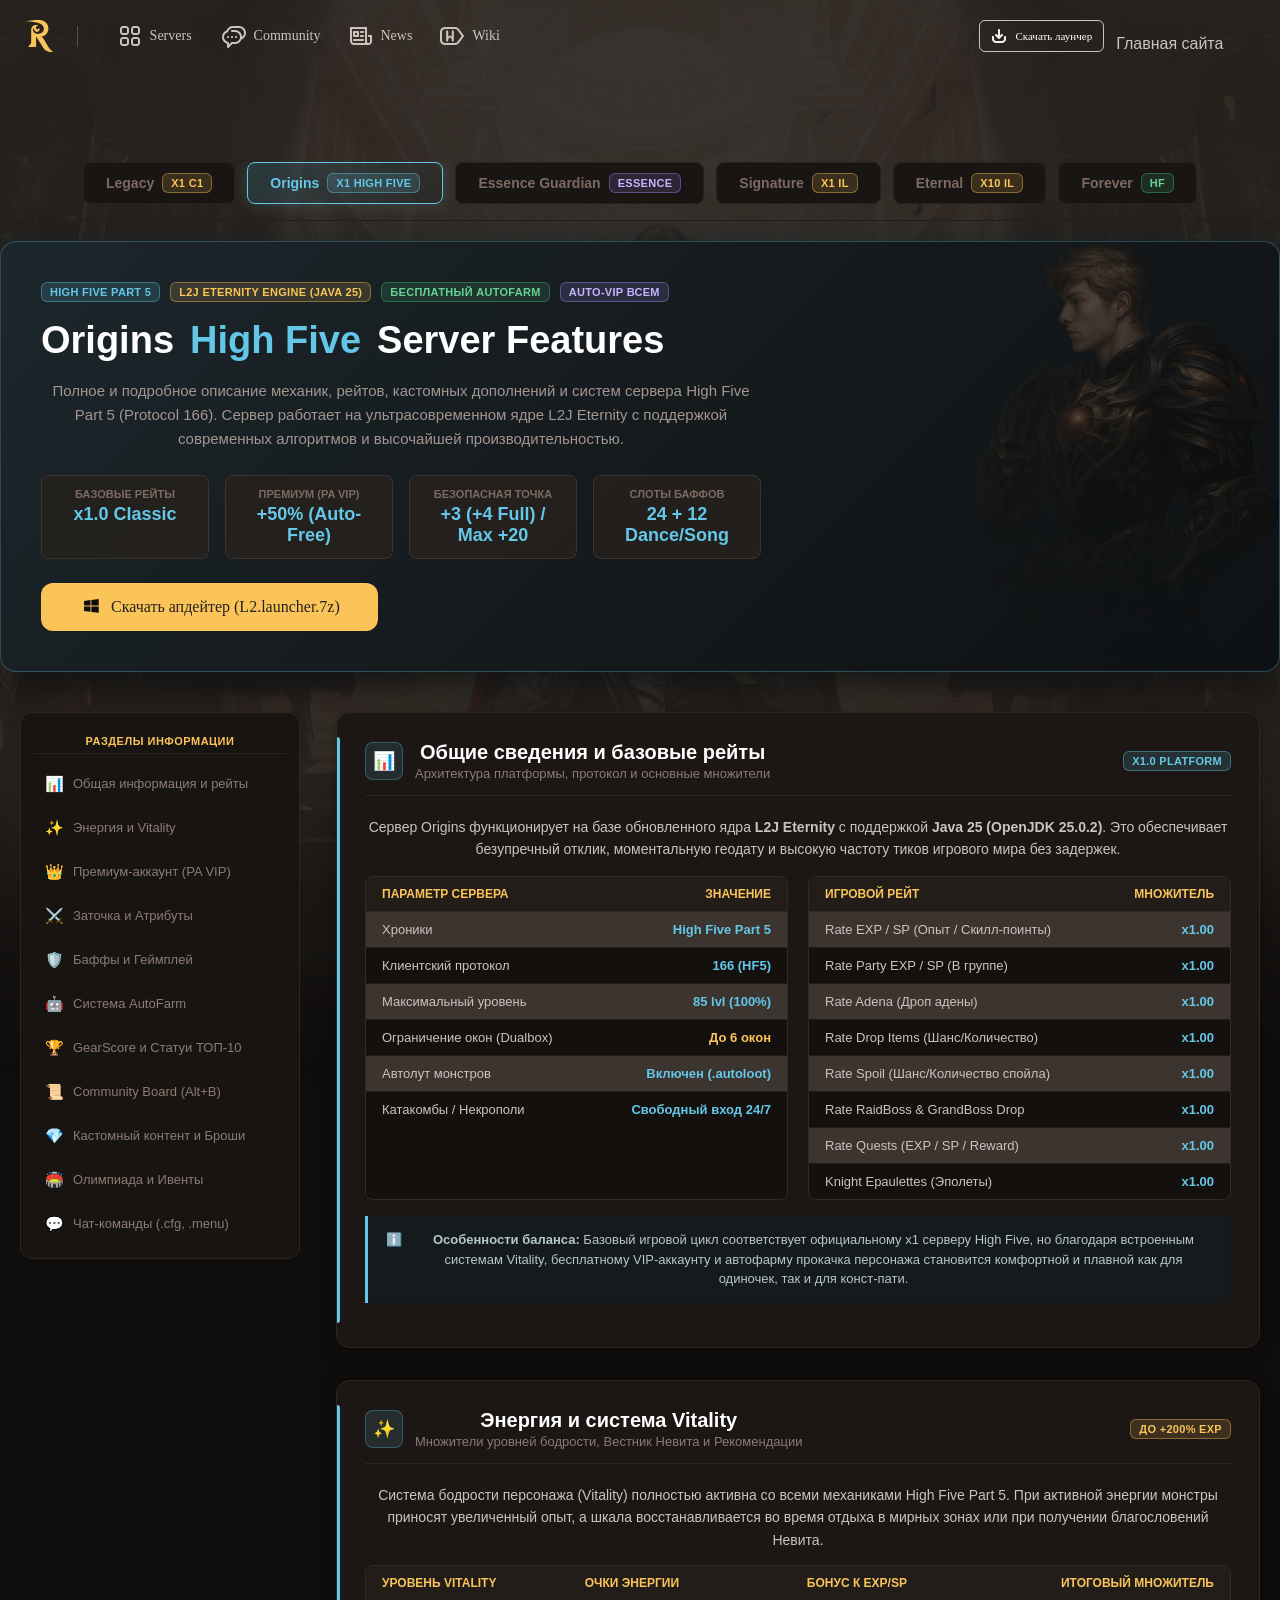
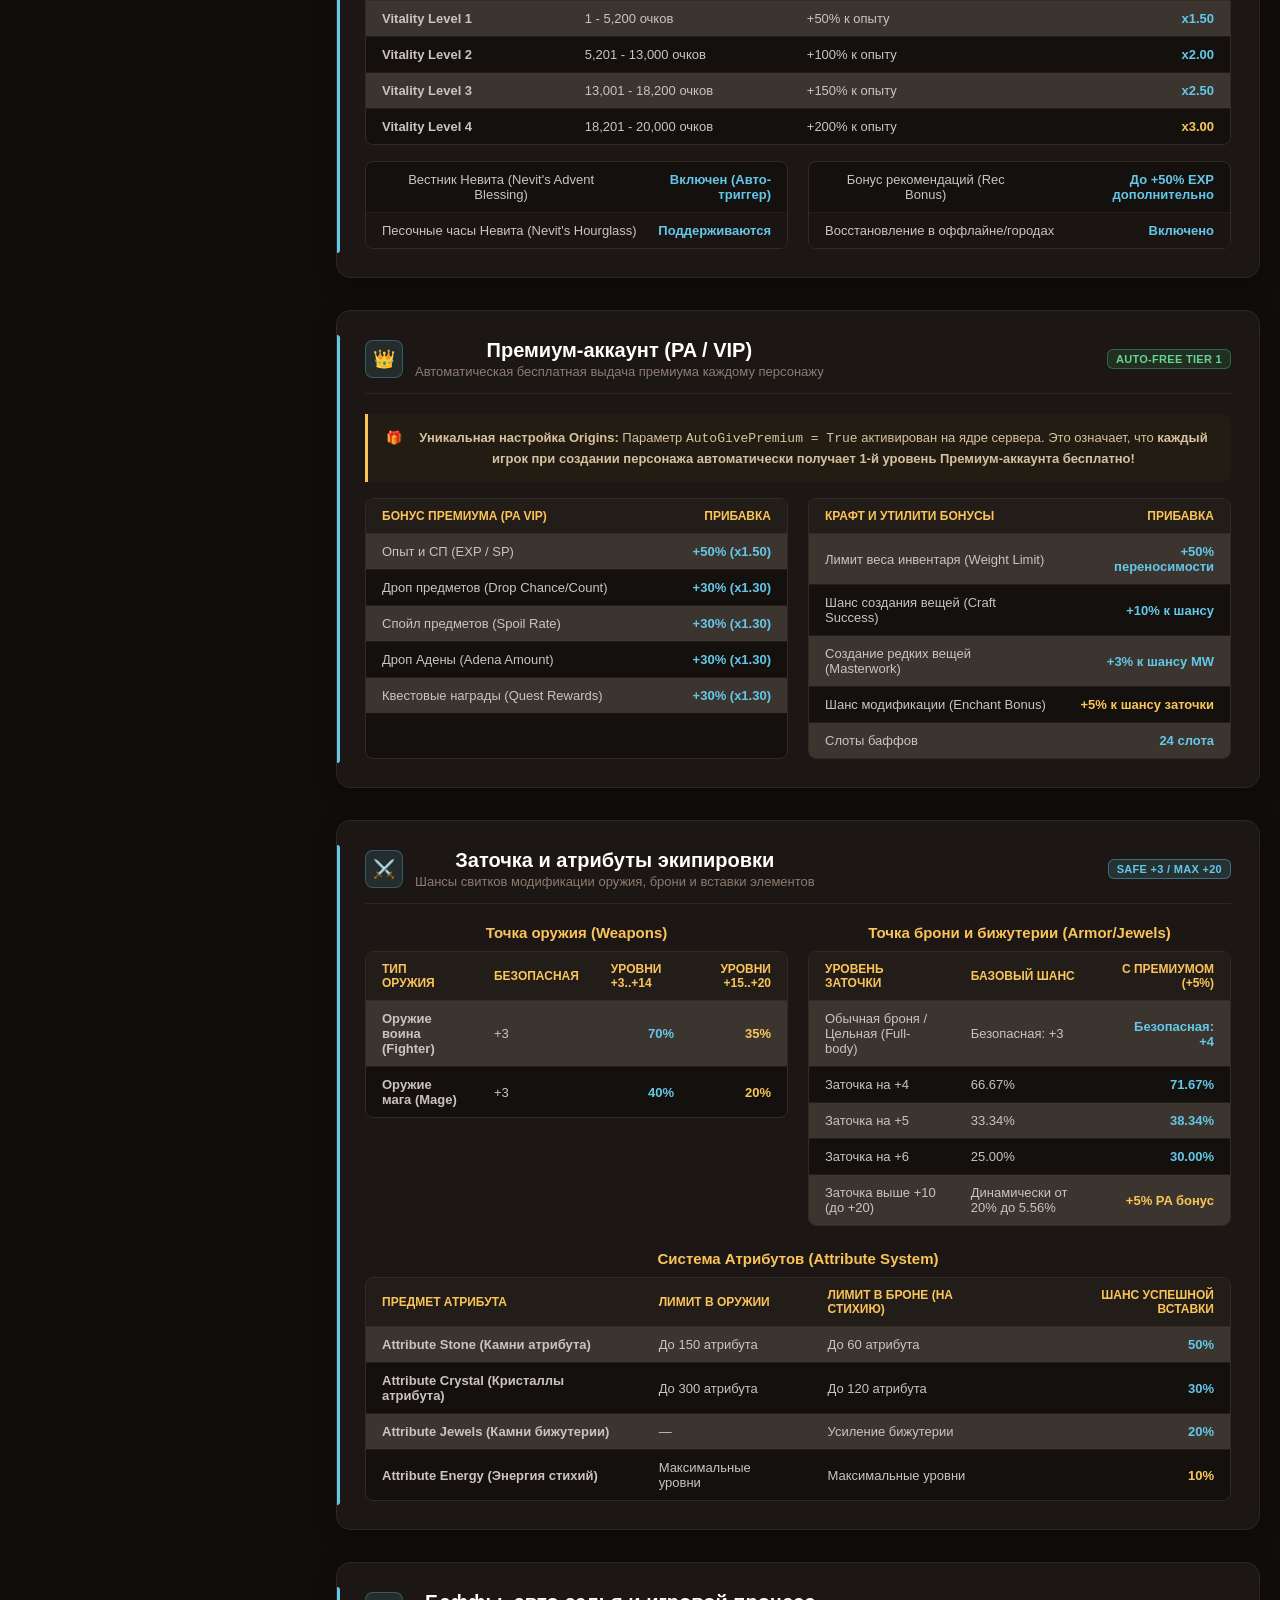
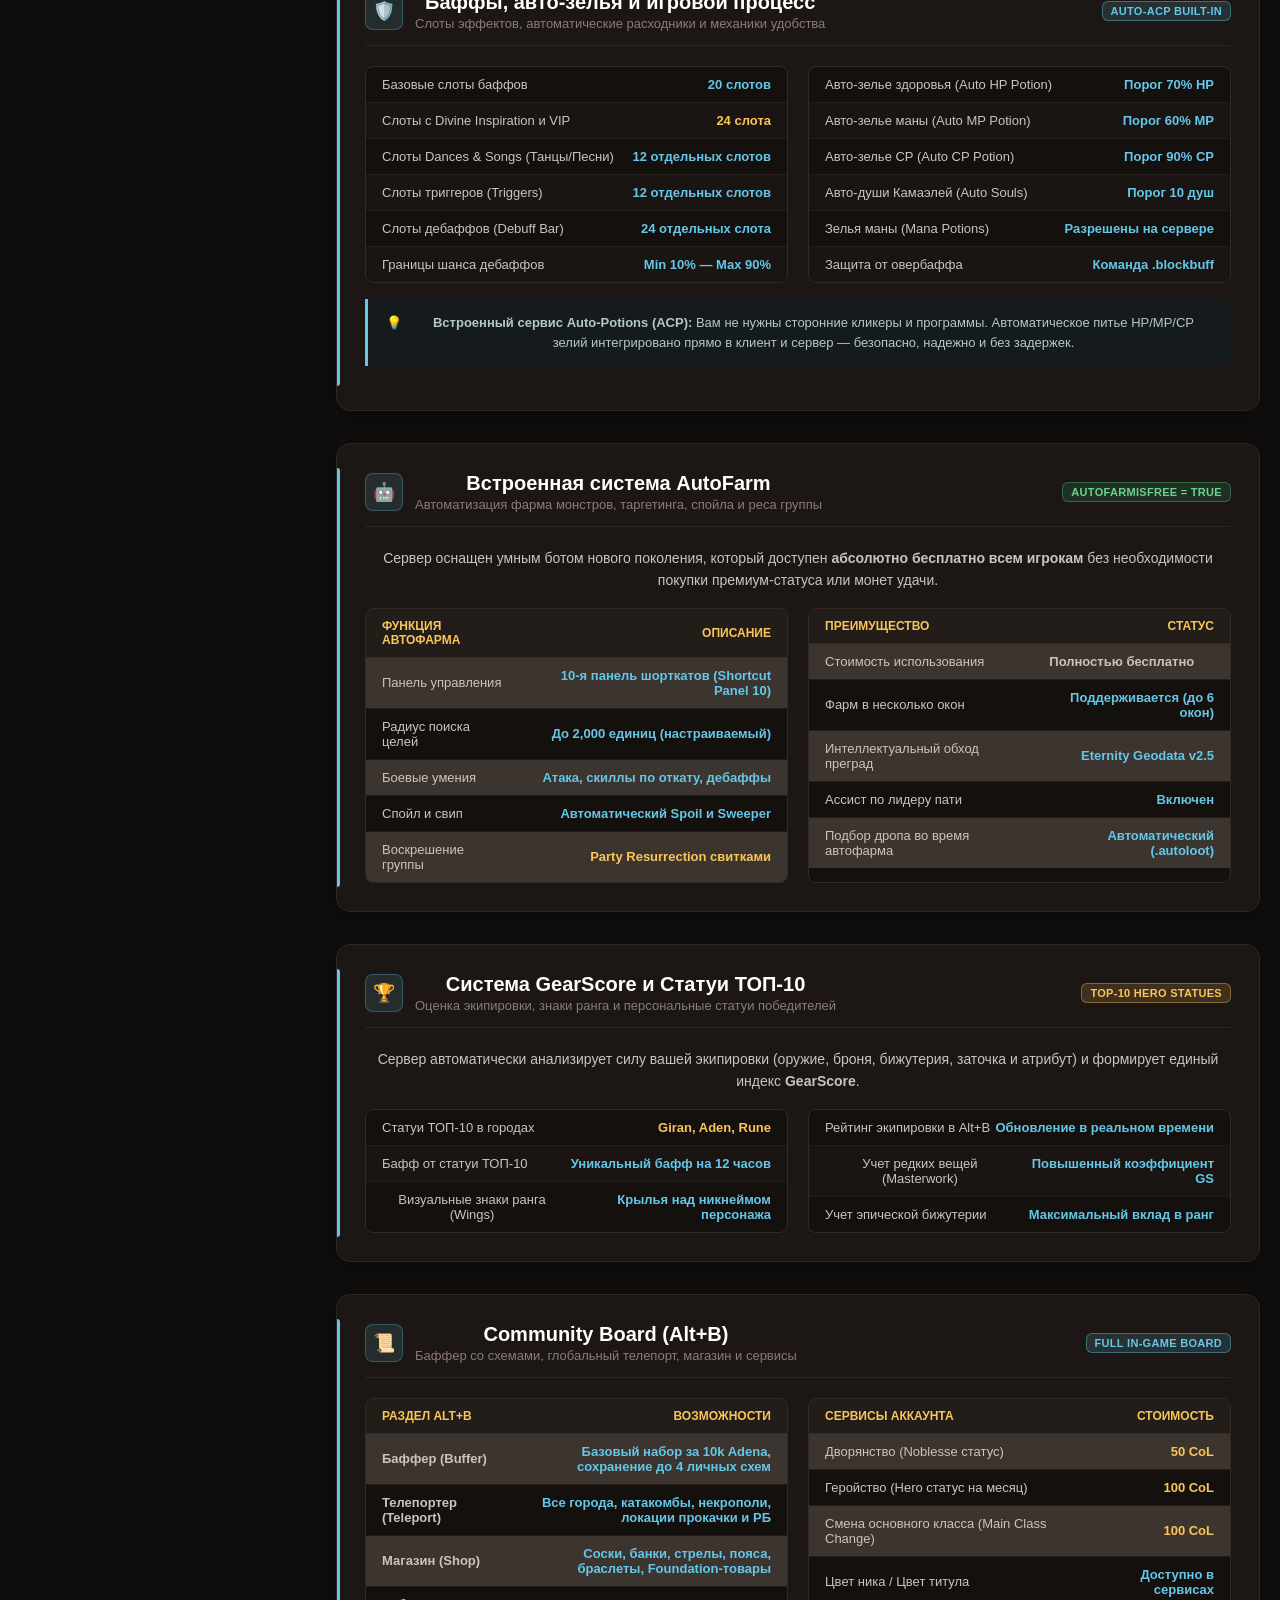
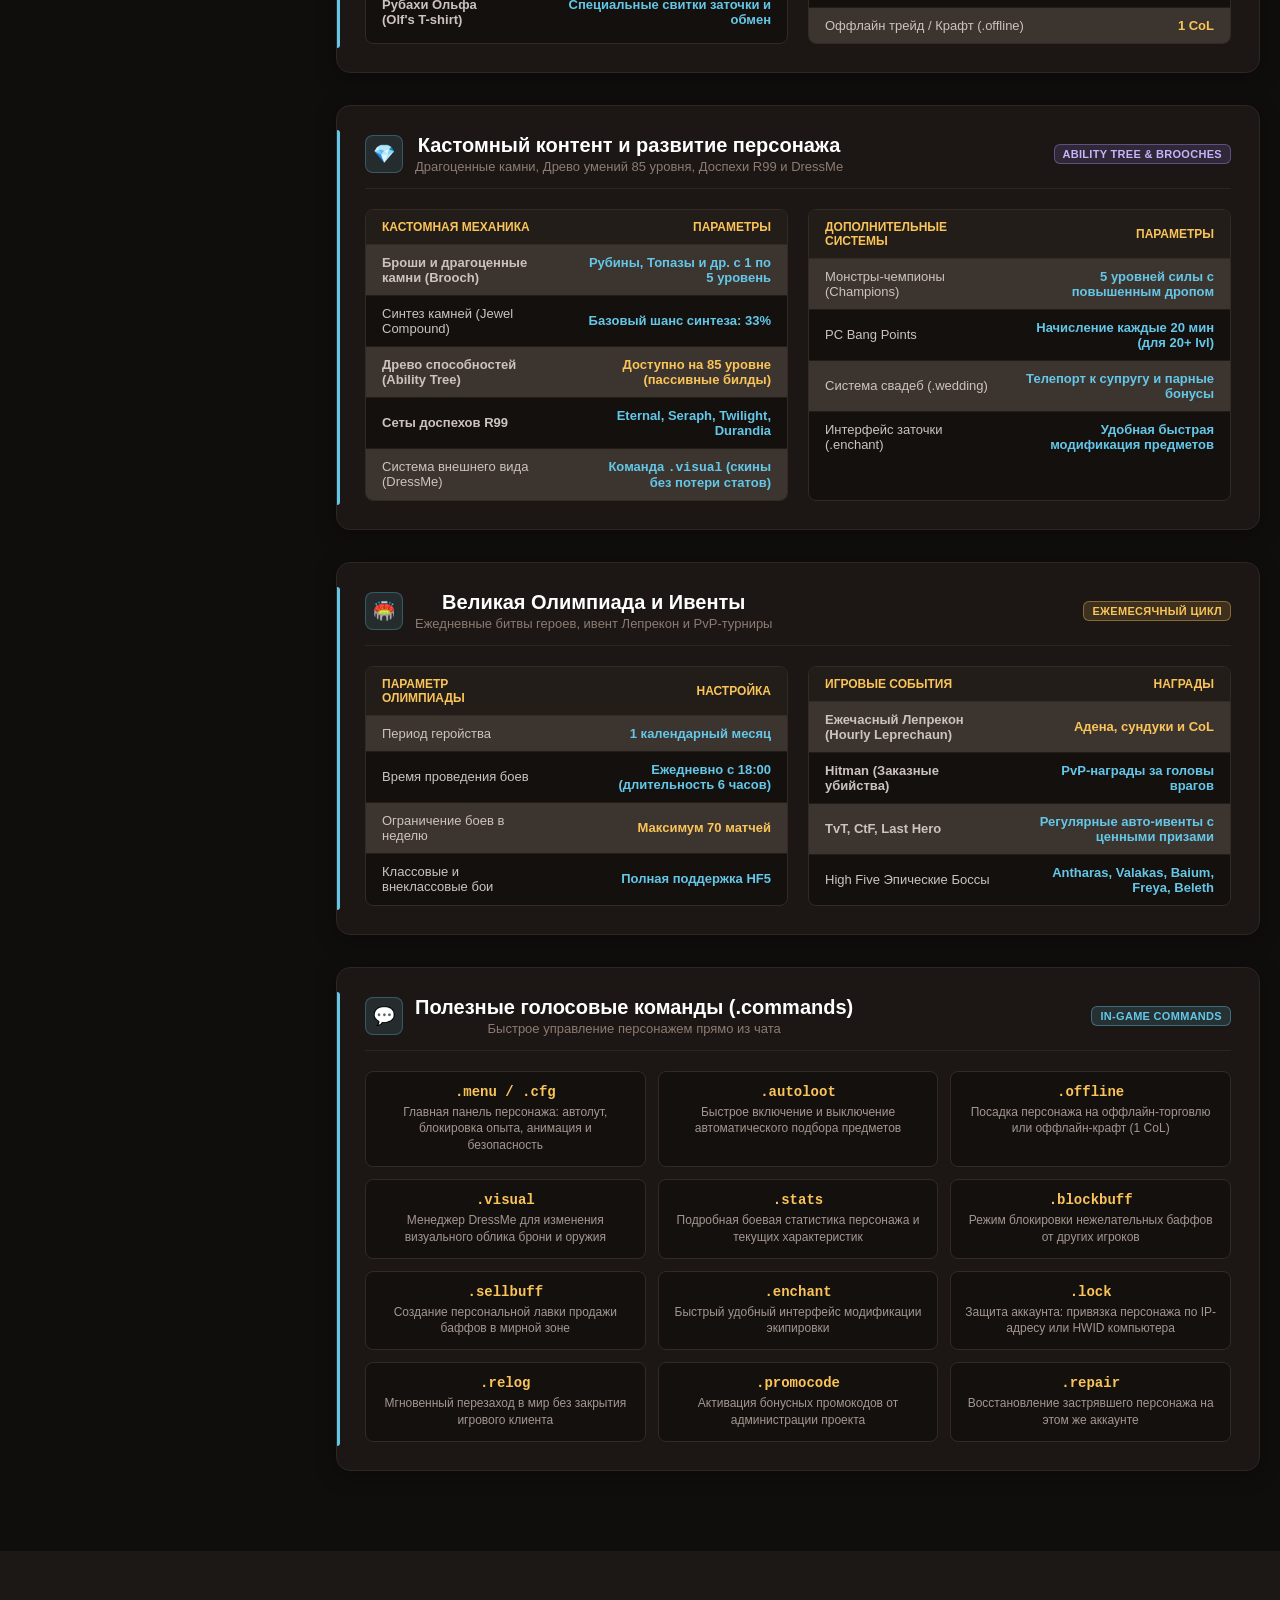
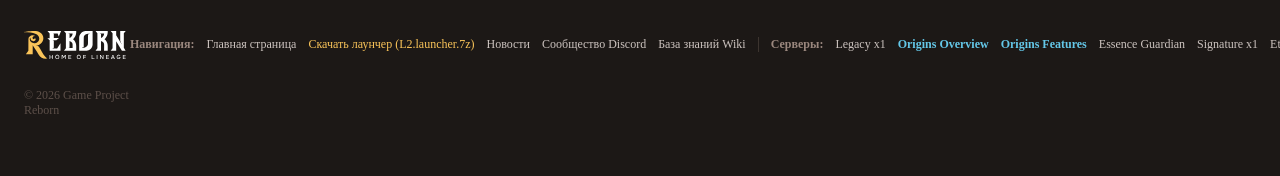
<file: server-features/origins-server-features/index.html>
<!DOCTYPE html>
<html lang="ru">
<head>
    <meta charset="utf-8">
    <meta name="viewport" content="width=device-width, initial-scale=1.0">
    <title>Server Features - Origins (High Five) | Lineage 2 Reborn</title>
    
    <!-- FAVICON -->
    <link rel="apple-touch-icon" sizes="180x180" href="../../images/apple-touch-icon.png">
    <link rel="icon" type="image/png" sizes="32x32" href="../../images/favicon-32x32.png">
    <link rel="icon" type="image/png" sizes="16x16" href="../../images/favicon-16x16.png">
    <link rel="manifest" href="../../site.webmanifest">
    <meta name="theme-color" content="#100E0D">

    <!-- CSS STYLES -->
    <link rel="stylesheet" href="../../css/reborn_style.css" type="text/css" media="all">
    <link rel="stylesheet" href="../../css/reborn_style2_mobile.css" type="text/css" media="all">
    <link rel="stylesheet" href="../../css/reborn_style_mobile.css" type="text/css" media="all">
    <link rel="stylesheet" href="../../css/public.css" type="text/css" media="all">

    <style>
        html {
            scroll-behavior: smooth;
        }
        body {
            background-color: #100E0D;
            color: #CCC3BF;
            font-family: 'Onest', sans-serif;
            margin: 0;
            padding: 0;
            overflow-x: hidden;
        }
        .origins_cyan {
            color: #64C7E8 !important;
        }
        .origins_gold {
            color: #FAC459 !important;
        }
        .origins_badge {
            display: inline-flex;
            align-items: center;
            padding: 3px 8px;
            border-radius: 6px;
            font-size: 11px;
            font-weight: 600;
            letter-spacing: 0.3px;
            text-transform: uppercase;
        }
        .badge_cyan {
            background: rgba(100, 199, 232, 0.15);
            border: 1px solid rgba(100, 199, 232, 0.4);
            color: #64C7E8;
        }
        .badge_gold {
            background: rgba(250, 196, 89, 0.15);
            border: 1px solid rgba(250, 196, 89, 0.4);
            color: #FAC459;
        }
        .badge_green {
            background: rgba(72, 187, 120, 0.15);
            border: 1px solid rgba(72, 187, 120, 0.4);
            color: #68D391;
        }
        .badge_purple {
            background: rgba(167, 139, 250, 0.15);
            border: 1px solid rgba(167, 139, 250, 0.4);
            color: #C4B5FD;
        }

        /* Banner Hero Customization */
        .origins_hero_banner {
            position: relative;
            width: 100%;
            max-width: 1360px;
            margin: 20px auto 40px auto;
            border-radius: 16px;
            background: linear-gradient(135deg, #1C272C 0%, #151A1D 50%, #0F1214 100%);
            border: 1px solid rgba(100, 199, 232, 0.3);
            box-shadow: 0 10px 40px rgba(0, 0, 0, 0.7), 0 0 25px rgba(53, 187, 231, 0.12);
            overflow: hidden;
            display: flex;
            padding: 40px;
            box-sizing: border-box;
            align-items: center;
            justify-content: space-between;
        }
        .origins_hero_banner::after {
            content: '';
            position: absolute;
            right: 0;
            top: 0;
            bottom: 0;
            width: 50%;
            background-image: url('../../images/bk_origins_right.png');
            background-repeat: no-repeat;
            background-position: right center;
            background-size: contain;
            opacity: 0.28;
            pointer-events: none;
        }
        .hero_text_left {
            position: relative;
            z-index: 2;
            max-width: 720px;
        }
        .hero_tags {
            display: flex;
            gap: 10px;
            flex-wrap: wrap;
            margin-bottom: 16px;
        }
        .hero_title {
            font-size: 38px;
            font-weight: 700;
            color: #FFFFFF;
            margin: 0 0 12px 0;
            line-height: 1.2;
            display: flex;
            align-items: center;
            gap: 16px;
        }
        .hero_desc {
            font-size: 15px;
            line-height: 1.6;
            color: #A39690;
            margin-bottom: 24px;
        }
        .hero_stats_grid {
            display: grid;
            grid-template-columns: repeat(4, 1fr);
            gap: 16px;
            margin-top: 15px;
        }
        .hero_stat_item {
            background: rgba(38, 33, 30, 0.85);
            border: 1px solid #3C342F;
            border-radius: 8px;
            padding: 12px 14px;
            display: flex;
            flex-direction: column;
            gap: 4px;
        }
        .hero_stat_label {
            font-size: 11px;
            text-transform: uppercase;
            color: #7D6B62;
            font-weight: 600;
        }
        .hero_stat_val {
            font-size: 18px;
            font-weight: 700;
            color: #64C7E8;
        }

        /* Nav Pills for Servers */
        .feat_servers_nav {
            display: flex;
            justify-content: center;
            gap: 12px;
            max-width: 1360px;
            margin: 0 auto 20px auto;
            border-bottom: 1px solid #26211E;
            padding-bottom: 16px;
            overflow-x: auto;
        }
        .feat_server_tab {
            padding: 10px 22px;
            border-radius: 8px;
            font-size: 14px;
            font-weight: 600;
            color: #7D6B62;
            text-decoration: none;
            transition: all 0.25s ease;
            display: flex;
            align-items: center;
            gap: 8px;
            background: #181513;
            border: 1px solid #26211E;
            white-space: nowrap;
        }
        .feat_server_tab:hover {
            color: #CCC3BF;
            border-color: #3C342F;
        }
        .feat_server_tab.active {
            background: linear-gradient(135deg, rgba(53, 187, 231, 0.15) 0%, rgba(31, 37, 39, 0.4) 100%);
            border: 1px solid #64C7E8;
            color: #64C7E8;
            box-shadow: 0 0 15px rgba(100, 199, 232, 0.2);
        }

        /* Main 2-Column Container */
        .feat_container {
            display: flex;
            width: 100%;
            max-width: 1360px;
            margin: 0 auto;
            padding: 0 20px 80px 20px;
            box-sizing: border-box;
            gap: 36px;
            align-items: flex-start;
        }

        /* Sticky Sidebar */
        .feat_sidebar {
            width: 280px;
            flex-shrink: 0;
            position: sticky;
            top: 90px;
            display: flex;
            flex-direction: column;
            gap: 8px;
            background: #181412;
            border: 1px solid #2D2520;
            border-radius: 12px;
            padding: 16px 12px;
            box-sizing: border-box;
        }
        .sidebar_heading {
            font-size: 11px;
            text-transform: uppercase;
            font-weight: 700;
            color: #FAC459;
            padding: 6px 12px;
            letter-spacing: 0.5px;
            border-bottom: 1px solid #26211E;
            margin-bottom: 4px;
        }
        .sidebar_link {
            display: flex;
            align-items: center;
            gap: 10px;
            padding: 9px 12px;
            font-size: 13px;
            color: #8C7B72;
            text-decoration: none;
            border-radius: 6px;
            transition: all 0.2s ease;
            font-weight: 500;
        }
        .sidebar_link:hover {
            color: #FFFFFF;
            background: #231C18;
        }
        .sidebar_link.active {
            color: #64C7E8;
            background: rgba(100, 199, 232, 0.1);
            font-weight: 600;
            border-left: 3px solid #64C7E8;
        }
        .sidebar_icon {
            font-size: 15px;
            width: 18px;
            text-align: center;
        }

        /* Content Area */
        .feat_content {
            flex: 1;
            min-width: 0;
            display: flex;
            flex-direction: column;
            gap: 32px;
        }

        /* Feature Card Section */
        .feat_section_card {
            background: #1C1714;
            border: 1px solid #2E2621;
            border-radius: 14px;
            padding: 28px;
            box-sizing: border-box;
            box-shadow: 0 4px 20px rgba(0, 0, 0, 0.35);
            scroll-margin-top: 100px;
            position: relative;
        }
        .feat_section_card::before {
            content: '';
            position: absolute;
            left: 0;
            top: 24px;
            bottom: 24px;
            width: 3px;
            border-radius: 0 3px 3px 0;
            background: #64C7E8;
        }
        .feat_card_header {
            display: flex;
            align-items: center;
            justify-content: space-between;
            margin-bottom: 20px;
            padding-bottom: 14px;
            border-bottom: 1px solid #2D2520;
        }
        .feat_card_title_wrap {
            display: flex;
            align-items: center;
            gap: 12px;
        }
        .feat_card_icon {
            width: 36px;
            height: 36px;
            border-radius: 8px;
            background: rgba(100, 199, 232, 0.12);
            border: 1px solid rgba(100, 199, 232, 0.3);
            display: flex;
            align-items: center;
            justify-content: center;
            font-size: 18px;
            color: #64C7E8;
        }
        .feat_card_title {
            font-size: 20px;
            font-weight: 700;
            color: #FFFFFF;
            margin: 0;
        }
        .feat_card_subtitle {
            font-size: 13px;
            color: #8C7B72;
            margin: 2px 0 0 0;
        }

        /* Information Callout Box (div_origin style) */
        .feat_callout {
            background: #151A1D;
            border-left: 3px solid #64C7E8;
            border-radius: 0 8px 8px 0;
            padding: 14px 18px;
            margin: 16px 0;
            font-size: 13px;
            line-height: 1.5;
            color: #B5C6CC;
            display: flex;
            gap: 12px;
            align-items: flex-start;
        }
        .feat_callout.gold {
            background: #231C13;
            border-left-color: #FAC459;
            color: #D6C29E;
        }

        /* 2-Column Info Grid inside Card */
        .feat_grid_2col {
            display: grid;
            grid-template-columns: 1fr 1fr;
            gap: 20px;
            margin-top: 16px;
        }
        @media (max-width: 900px) {
            .feat_grid_2col {
                grid-template-columns: 1fr;
            }
        }

        /* Detail Tables */
        .feat_table_wrap {
            border: 1px solid #332A24;
            border-radius: 8px;
            overflow: hidden;
            background: #14100E;
        }
        .feat_table {
            width: 100%;
            border-collapse: collapse;
            font-size: 13px;
        }
        .feat_table th {
            background: #231D19;
            color: #FAC459;
            font-weight: 600;
            text-align: left;
            padding: 10px 16px;
            font-size: 12px;
            text-transform: uppercase;
            border-bottom: 1px solid #332A24;
        }
        .feat_table td {
            padding: 10px 16px;
            border-bottom: 1px solid #231D19;
            color: #CCC3BF;
        }
        .feat_table tr:last-child td {
            border-bottom: none;
        }
        .feat_table tr:nth-child(even) {
            background: #1A1513;
        }
        .feat_table tr:hover {
            background: #261F1A;
        }
        .feat_table .val_highlight {
            font-weight: 700;
            color: #64C7E8;
            text-align: right;
        }
        .feat_table .val_gold {
            font-weight: 700;
            color: #FAC459;
            text-align: right;
        }

        /* Key-Value Rows */
        .feat_kv_list {
            display: flex;
            flex-direction: column;
            border: 1px solid #332A24;
            border-radius: 8px;
            overflow: hidden;
            background: #14100E;
        }
        .feat_kv_row {
            display: flex;
            justify-content: space-between;
            align-items: center;
            padding: 10px 16px;
            border-bottom: 1px solid #231D19;
            font-size: 13px;
        }
        .feat_kv_row:nth-child(even) {
            background: #1A1513;
        }
        .feat_kv_row:last-child {
            border-bottom: none;
        }
        .feat_kv_label {
            color: #CCC3BF;
            display: flex;
            align-items: center;
            gap: 8px;
        }
        .feat_kv_value {
            font-weight: 600;
            color: #64C7E8;
            text-align: right;
        }

        /* Commands Grid */
        .cmd_grid {
            display: grid;
            grid-template-columns: repeat(auto-fill, minmax(280px, 1fr));
            gap: 12px;
            margin-top: 16px;
        }
        .cmd_item {
            background: #14100E;
            border: 1px solid #332A24;
            border-radius: 8px;
            padding: 12px 14px;
            display: flex;
            flex-direction: column;
            gap: 4px;
            transition: border-color 0.2s;
        }
        .cmd_item:hover {
            border-color: #64C7E8;
        }
        .cmd_name {
            font-family: monospace;
            font-size: 14px;
            font-weight: 700;
            color: #FAC459;
        }
        .cmd_desc {
            font-size: 12px;
            color: #A39690;
            line-height: 1.4;
        }

        /* Top header and logo styles fallback */
        .reborn_header_brand {
            display: flex;
            align-items: center;
            gap: 12px;
            text-decoration: none;
            color: #FFFFFF;
        }

        @media (max-width: 1024px) {
            .feat_container {
                flex-direction: column;
            }
            .feat_sidebar {
                width: 100%;
                position: static;
                top: auto;
            }
            .hero_stats_grid {
                grid-template-columns: repeat(2, 1fr);
            }
            .origins_hero_banner {
                padding: 24px;
            }
            .origins_hero_banner::after {
                display: none;
            }
        }
    </style>
</head>

<body>

<!-- HEADER -->
<header role="navigation">
    <div class="bk_header" id="header_content">
        <div class="full_wrap">
            <div class="header_wrap">
                <div class="top_menu_left">
                    <a href="../../index.html" class="secondary_link_small" aria-label="Home">
                        <div class="logo_reborn"></div>
                    </a>
                    <div class="line_v_20"></div>

                    <a href="../../index.html" class="top_menu_content" style="text-decoration: none; color: inherit;">
                        <div class="logo_servers"></div>
                        Servers
                    </a>

                    <a class="btn_menu_top" href="https://discord.gg/l2reborn" target="_blank" aria-label="Discord">
                        <div class="logo_community"></div>
                        Community
                    </a>
                    <a href="../../index.html#news" aria-label="News">
                        <div class="btn_menu_top">
                            <div class="logo_news"></div>
                            News
                        </div>
                    </a>
                    <a class="btn_menu_top" href="https://lineage2wiki.org/" target="_blank" aria-label="Wiki">
                        <div class="logo_wiki"></div>
                        Wiki
                    </a>
                </div>

                <div class="top_menu_right" style="display: flex; gap: 12px; align-items: center;">
                    <a class="btn_download" href="../../L2.launcher.7z" download="L2.launcher.7z" style="text-decoration: none;" aria-label="Скачать лаунчер">
                        <div class="icon_dld"></div>
                        Скачать лаунчер
                    </a>
                    <div class="wrap_btn_control">
                        <a href="../../index.html" class="btn_control_panel">
                            <div class="icon_user"></div>
                            Главная сайта
                        </a>
                    </div>
                </div>
            </div>
        </div>
    </div>
</header>

<!-- MAIN CONTENT -->
<main style="padding-top: 90px;">

    <!-- SERVER TABS SELECTOR -->
    <div class="feat_servers_nav">
        <a href="../legacy-server-features/index.html" class="feat_server_tab">
            <span>Legacy</span>
            <span class="origins_badge badge_gold">x1 C1</span>
        </a>
        <a href="#top" class="feat_server_tab active">
            <span>Origins</span>
            <span class="origins_badge badge_cyan">x1 High Five</span>
        </a>
        <a href="../../index.html" class="feat_server_tab">
            <span>Essence Guardian</span>
            <span class="origins_badge badge_purple">Essence</span>
        </a>
        <a href="../../index.html" class="feat_server_tab">
            <span>Signature</span>
            <span class="origins_badge badge_gold">x1 IL</span>
        </a>
        <a href="../../index.html" class="feat_server_tab">
            <span>Eternal</span>
            <span class="origins_badge badge_gold">x10 IL</span>
        </a>
        <a href="../../index.html" class="feat_server_tab">
            <span>Forever</span>
            <span class="origins_badge badge_green">HF</span>
        </a>
    </div>

    <!-- HERO BANNER -->
    <div class="origins_hero_banner" id="top">
        <div class="hero_text_left">
            <div class="hero_tags">
                <span class="origins_badge badge_cyan">High Five Part 5</span>
                <span class="origins_badge badge_gold">L2J Eternity Engine (Java 25)</span>
                <span class="origins_badge badge_green">Бесплатный AutoFarm</span>
                <span class="origins_badge badge_purple">Auto-VIP Всем</span>
            </div>
            <h1 class="hero_title">
                Origins <span class="origins_cyan">High Five</span> Server Features
            </h1>
            <p class="hero_desc">
                Полное и подробное описание механик, рейтов, кастомных дополнений и систем сервера High Five Part 5 (Protocol 166). Сервер работает на ультрасовременном ядре L2J Eternity с поддержкой современных алгоритмов и высочайшей производительностью.
            </p>
            <div class="hero_stats_grid">
                <div class="hero_stat_item">
                    <span class="hero_stat_label">Базовые рейты</span>
                    <span class="hero_stat_val">x1.0 Classic</span>
                </div>
                <div class="hero_stat_item">
                    <span class="hero_stat_label">Премиум (PA VIP)</span>
                    <span class="hero_stat_val">+50% (Auto-Free)</span>
                </div>
                <div class="hero_stat_item">
                    <span class="hero_stat_label">Безопасная точка</span>
                    <span class="hero_stat_val">+3 (+4 Full) / Max +20</span>
                </div>
                <div class="hero_stat_item">
                    <span class="hero_stat_label">Слоты баффов</span>
                    <span class="hero_stat_val">24 + 12 Dance/Song</span>
                </div>
            </div>
            <div style="margin-top: 24px; display: flex; gap: 14px; align-items: center; flex-wrap: wrap;">
                <a href="../../L2.launcher.7z" download="L2.launcher.7z" class="btn_win_download" style="text-decoration: none; display: inline-flex;" aria-label="Скачать лаунчер">
                    <div class="icon_win"></div>
                    Скачать апдейтер (L2.launcher.7z)
                </a>
            </div>
        </div>
    </div>

    <!-- 2-COLUMN MAIN CONTENT -->
    <div class="feat_container">
        
        <!-- SIDEBAR NAVIGATION -->
        <aside class="feat_sidebar">
            <div class="sidebar_heading">Разделы информации</div>
            <a href="#sec-general" class="sidebar_link active">
                <span class="sidebar_icon">📊</span>
                <span>Общая информация и рейты</span>
            </a>
            <a href="#sec-vitality" class="sidebar_link">
                <span class="sidebar_icon">✨</span>
                <span>Энергия и Vitality</span>
            </a>
            <a href="#sec-premium" class="sidebar_link">
                <span class="sidebar_icon">👑</span>
                <span>Премиум-аккаунт (PA VIP)</span>
            </a>
            <a href="#sec-enchant" class="sidebar_link">
                <span class="sidebar_icon">⚔️</span>
                <span>Заточка и Атрибуты</span>
            </a>
            <a href="#sec-buffs" class="sidebar_link">
                <span class="sidebar_icon">🛡️</span>
                <span>Баффы и Геймплей</span>
            </a>
            <a href="#sec-autofarm" class="sidebar_link">
                <span class="sidebar_icon">🤖</span>
                <span>Система AutoFarm</span>
            </a>
            <a href="#sec-gearscore" class="sidebar_link">
                <span class="sidebar_icon">🏆</span>
                <span>GearScore и Статуи ТОП-10</span>
            </a>
            <a href="#sec-community" class="sidebar_link">
                <span class="sidebar_icon">📜</span>
                <span>Community Board (Alt+B)</span>
            </a>
            <a href="#sec-custom" class="sidebar_link">
                <span class="sidebar_icon">💎</span>
                <span>Кастомный контент и Броши</span>
            </a>
            <a href="#sec-olympiad" class="sidebar_link">
                <span class="sidebar_icon">🏟️</span>
                <span>Олимпиада и Ивенты</span>
            </a>
            <a href="#sec-commands" class="sidebar_link">
                <span class="sidebar_icon">💬</span>
                <span>Чат-команды (.cfg, .menu)</span>
            </a>
        </aside>

        <!-- SECTIONS CONTENT -->
        <div class="feat_content">

            <!-- 1. GENERAL & RATES -->
            <section class="feat_section_card" id="sec-general">
                <div class="feat_card_header">
                    <div class="feat_card_title_wrap">
                        <div class="feat_card_icon">📊</div>
                        <div>
                            <h2 class="feat_card_title">Общие сведения и базовые рейты</h2>
                            <p class="feat_card_subtitle">Архитектура платформы, протокол и основные множители</p>
                        </div>
                    </div>
                    <span class="origins_badge badge_cyan">x1.0 Platform</span>
                </div>

                <p style="font-size: 14px; line-height: 1.6; color: #CCC3BF; margin-top: 0;">
                    Сервер Origins функционирует на базе обновленного ядра <strong>L2J Eternity</strong> с поддержкой <strong>Java 25 (OpenJDK 25.0.2)</strong>. Это обеспечивает безупречный отклик, моментальную геодату и высокую частоту тиков игрового мира без задержек.
                </p>

                <div class="feat_grid_2col">
                    <div class="feat_table_wrap">
                        <table class="feat_table">
                            <thead>
                                <tr>
                                    <th>Параметр сервера</th>
                                    <th style="text-align: right;">Значение</th>
                                </tr>
                            </thead>
                            <tbody>
                                <tr>
                                    <td>Хроники</td>
                                    <td class="val_highlight">High Five Part 5</td>
                                </tr>
                                <tr>
                                    <td>Клиентский протокол</td>
                                    <td class="val_highlight">166 (HF5)</td>
                                </tr>
                                <tr>
                                    <td>Максимальный уровень</td>
                                    <td class="val_highlight">85 lvl (100%)</td>
                                </tr>
                                <tr>
                                    <td>Ограничение окон (Dualbox)</td>
                                    <td class="val_gold">До 6 окон</td>
                                </tr>
                                <tr>
                                    <td>Автолут монстров</td>
                                    <td class="val_highlight">Включен (.autoloot)</td>
                                </tr>
                                <tr>
                                    <td>Катакомбы / Некрополи</td>
                                    <td class="val_highlight">Свободный вход 24/7</td>
                                </tr>
                            </tbody>
                        </table>
                    </div>

                    <div class="feat_table_wrap">
                        <table class="feat_table">
                            <thead>
                                <tr>
                                    <th>Игровой рейт</th>
                                    <th style="text-align: right;">Множитель</th>
                                </tr>
                            </thead>
                            <tbody>
                                <tr>
                                    <td>Rate EXP / SP (Опыт / Скилл-поинты)</td>
                                    <td class="val_highlight">x1.00</td>
                                </tr>
                                <tr>
                                    <td>Rate Party EXP / SP (В группе)</td>
                                    <td class="val_highlight">x1.00</td>
                                </tr>
                                <tr>
                                    <td>Rate Adena (Дроп адены)</td>
                                    <td class="val_highlight">x1.00</td>
                                </tr>
                                <tr>
                                    <td>Rate Drop Items (Шанс/Количество)</td>
                                    <td class="val_highlight">x1.00</td>
                                </tr>
                                <tr>
                                    <td>Rate Spoil (Шанс/Количество спойла)</td>
                                    <td class="val_highlight">x1.00</td>
                                </tr>
                                <tr>
                                    <td>Rate RaidBoss & GrandBoss Drop</td>
                                    <td class="val_highlight">x1.00</td>
                                </tr>
                                <tr>
                                    <td>Rate Quests (EXP / SP / Reward)</td>
                                    <td class="val_highlight">x1.00</td>
                                </tr>
                                <tr>
                                    <td>Knight Epaulettes (Эполеты)</td>
                                    <td class="val_highlight">x1.00</td>
                                </tr>
                            </tbody>
                        </table>
                    </div>
                </div>

                <div class="feat_callout">
                    <span>ℹ️</span>
                    <div>
                        <strong>Особенности баланса:</strong> Базовый игровой цикл соответствует официальному x1 серверу High Five, но благодаря встроенным системам Vitality, бесплатному VIP-аккаунту и автофарму прокачка персонажа становится комфортной и плавной как для одиночек, так и для конст-пати.
                    </div>
                </div>
            </section>

            <!-- 2. VITALITY -->
            <section class="feat_section_card" id="sec-vitality">
                <div class="feat_card_header">
                    <div class="feat_card_title_wrap">
                        <div class="feat_card_icon">✨</div>
                        <div>
                            <h2 class="feat_card_title">Энергия и система Vitality</h2>
                            <p class="feat_card_subtitle">Множители уровней бодрости, Вестник Невита и Рекомендации</p>
                        </div>
                    </div>
                    <span class="origins_badge badge_gold">До +200% EXP</span>
                </div>

                <p style="font-size: 14px; line-height: 1.6; color: #CCC3BF; margin-top: 0;">
                    Система бодрости персонажа (Vitality) полностью активна со всеми механиками High Five Part 5. При активной энергии монстры приносят увеличенный опыт, а шкала восстанавливается во время отдыха в мирных зонах или при получении благословений Невита.
                </p>

                <div class="feat_table_wrap">
                    <table class="feat_table">
                        <thead>
                            <tr>
                                <th>Уровень Vitality</th>
                                <th>Очки энергии</th>
                                <th>Бонус к EXP/SP</th>
                                <th style="text-align: right;">Итоговый множитель</th>
                            </tr>
                        </thead>
                        <tbody>
                            <tr>
                                <td><strong>Vitality Level 1</strong></td>
                                <td>1 - 5,200 очков</td>
                                <td>+50% к опыту</td>
                                <td class="val_highlight">x1.50</td>
                            </tr>
                            <tr>
                                <td><strong>Vitality Level 2</strong></td>
                                <td>5,201 - 13,000 очков</td>
                                <td>+100% к опыту</td>
                                <td class="val_highlight">x2.00</td>
                            </tr>
                            <tr>
                                <td><strong>Vitality Level 3</strong></td>
                                <td>13,001 - 18,200 очков</td>
                                <td>+150% к опыту</td>
                                <td class="val_highlight">x2.50</td>
                            </tr>
                            <tr>
                                <td><strong>Vitality Level 4</strong></td>
                                <td>18,201 - 20,000 очков</td>
                                <td>+200% к опыту</td>
                                <td class="val_gold">x3.00</td>
                            </tr>
                        </tbody>
                    </table>
                </div>

                <div class="feat_grid_2col">
                    <div class="feat_kv_list">
                        <div class="feat_kv_row">
                            <span class="feat_kv_label">Вестник Невита (Nevit's Advent Blessing)</span>
                            <span class="feat_kv_value">Включен (Авто-триггер)</span>
                        </div>
                        <div class="feat_kv_row">
                            <span class="feat_kv_label">Песочные часы Невита (Nevit's Hourglass)</span>
                            <span class="feat_kv_value">Поддерживаются</span>
                        </div>
                    </div>
                    <div class="feat_kv_list">
                        <div class="feat_kv_row">
                            <span class="feat_kv_label">Бонус рекомендаций (Rec Bonus)</span>
                            <span class="feat_kv_value">До +50% EXP дополнительно</span>
                        </div>
                        <div class="feat_kv_row">
                            <span class="feat_kv_label">Восстановление в оффлайне/городах</span>
                            <span class="feat_kv_value">Включено</span>
                        </div>
                    </div>
                </div>
            </section>

            <!-- 3. PREMIUM ACCOUNT -->
            <section class="feat_section_card" id="sec-premium">
                <div class="feat_card_header">
                    <div class="feat_card_title_wrap">
                        <div class="feat_card_icon">👑</div>
                        <div>
                            <h2 class="feat_card_title">Премиум-аккаунт (PA / VIP)</h2>
                            <p class="feat_card_subtitle">Автоматическая бесплатная выдача премиума каждому персонажу</p>
                        </div>
                    </div>
                    <span class="origins_badge badge_green">Auto-Free Tier 1</span>
                </div>

                <div class="feat_callout gold">
                    <span>🎁</span>
                    <div>
                        <strong>Уникальная настройка Origins:</strong> Параметр <code>AutoGivePremium = True</code> активирован на ядре сервера. Это означает, что <strong>каждый игрок при создании персонажа автоматически получает 1-й уровень Премиум-аккаунта бесплатно!</strong>
                    </div>
                </div>

                <div class="feat_grid_2col">
                    <div class="feat_table_wrap">
                        <table class="feat_table">
                            <thead>
                                <tr>
                                    <th>Бонус премиума (PA VIP)</th>
                                    <th style="text-align: right;">Прибавка</th>
                                </tr>
                            </thead>
                            <tbody>
                                <tr>
                                    <td>Опыт и СП (EXP / SP)</td>
                                    <td class="val_highlight">+50% (x1.50)</td>
                                </tr>
                                <tr>
                                    <td>Дроп предметов (Drop Chance/Count)</td>
                                    <td class="val_highlight">+30% (x1.30)</td>
                                </tr>
                                <tr>
                                    <td>Спойл предметов (Spoil Rate)</td>
                                    <td class="val_highlight">+30% (x1.30)</td>
                                </tr>
                                <tr>
                                    <td>Дроп Адены (Adena Amount)</td>
                                    <td class="val_highlight">+30% (x1.30)</td>
                                </tr>
                                <tr>
                                    <td>Квестовые награды (Quest Rewards)</td>
                                    <td class="val_highlight">+30% (x1.30)</td>
                                </tr>
                            </tbody>
                        </table>
                    </div>

                    <div class="feat_table_wrap">
                        <table class="feat_table">
                            <thead>
                                <tr>
                                    <th>Крафт и утилити бонусы</th>
                                    <th style="text-align: right;">Прибавка</th>
                                </tr>
                            </thead>
                            <tbody>
                                <tr>
                                    <td>Лимит веса инвентаря (Weight Limit)</td>
                                    <td class="val_highlight">+50% переносимости</td>
                                </tr>
                                <tr>
                                    <td>Шанс создания вещей (Craft Success)</td>
                                    <td class="val_highlight">+10% к шансу</td>
                                </tr>
                                <tr>
                                    <td>Создание редких вещей (Masterwork)</td>
                                    <td class="val_highlight">+3% к шансу MW</td>
                                </tr>
                                <tr>
                                    <td>Шанс модификации (Enchant Bonus)</td>
                                    <td class="val_gold">+5% к шансу заточки</td>
                                </tr>
                                <tr>
                                    <td>Слоты баффов</td>
                                    <td class="val_highlight">24 слота</td>
                                </tr>
                            </tbody>
                        </table>
                    </div>
                </div>
            </section>

            <!-- 4. ENCHANT & ATTRIBUTE -->
            <section class="feat_section_card" id="sec-enchant">
                <div class="feat_card_header">
                    <div class="feat_card_title_wrap">
                        <div class="feat_card_icon">⚔️</div>
                        <div>
                            <h2 class="feat_card_title">Заточка и атрибуты экипировки</h2>
                            <p class="feat_card_subtitle">Шансы свитков модификации оружия, брони и вставки элементов</p>
                        </div>
                    </div>
                    <span class="origins_badge badge_cyan">Safe +3 / Max +20</span>
                </div>

                <div class="feat_grid_2col">
                    <div>
                        <h4 style="color: #FAC459; margin: 0 0 10px 0; font-size: 15px;">Точка оружия (Weapons)</h4>
                        <div class="feat_table_wrap">
                            <table class="feat_table">
                                <thead>
                                    <tr>
                                        <th>Тип оружия</th>
                                        <th>Безопасная</th>
                                        <th>Уровни +3..+14</th>
                                        <th style="text-align: right;">Уровни +15..+20</th>
                                    </tr>
                                </thead>
                                <tbody>
                                    <tr>
                                        <td><strong>Оружие воина (Fighter)</strong></td>
                                        <td>+3</td>
                                        <td class="val_highlight">70%</td>
                                        <td class="val_gold">35%</td>
                                    </tr>
                                    <tr>
                                        <td><strong>Оружие мага (Mage)</strong></td>
                                        <td>+3</td>
                                        <td class="val_highlight">40%</td>
                                        <td class="val_gold">20%</td>
                                    </tr>
                                </tbody>
                            </table>
                        </div>
                    </div>

                    <div>
                        <h4 style="color: #FAC459; margin: 0 0 10px 0; font-size: 15px;">Точка брони и бижутерии (Armor/Jewels)</h4>
                        <div class="feat_table_wrap">
                            <table class="feat_table">
                                <thead>
                                    <tr>
                                        <th>Уровень заточки</th>
                                        <th>Базовый шанс</th>
                                        <th style="text-align: right;">С Премиумом (+5%)</th>
                                    </tr>
                                </thead>
                                <tbody>
                                    <tr>
                                        <td>Обычная броня / Цельная (Full-body)</td>
                                        <td>Безопасная: +3</td>
                                        <td class="val_highlight">Безопасная: +4</td>
                                    </tr>
                                    <tr>
                                        <td>Заточка на +4</td>
                                        <td>66.67%</td>
                                        <td class="val_highlight">71.67%</td>
                                    </tr>
                                    <tr>
                                        <td>Заточка на +5</td>
                                        <td>33.34%</td>
                                        <td class="val_highlight">38.34%</td>
                                    </tr>
                                    <tr>
                                        <td>Заточка на +6</td>
                                        <td>25.00%</td>
                                        <td class="val_highlight">30.00%</td>
                                    </tr>
                                    <tr>
                                        <td>Заточка выше +10 (до +20)</td>
                                        <td>Динамически от 20% до 5.56%</td>
                                        <td class="val_gold">+5% PA бонус</td>
                                    </tr>
                                </tbody>
                            </table>
                        </div>
                    </div>
                </div>

                <h4 style="color: #FAC459; margin: 24px 0 10px 0; font-size: 15px;">Система Атрибутов (Attribute System)</h4>
                <div class="feat_table_wrap">
                    <table class="feat_table">
                        <thead>
                            <tr>
                                <th>Предмет атрибута</th>
                                <th>Лимит в оружии</th>
                                <th>Лимит в броне (на стихию)</th>
                                <th style="text-align: right;">Шанс успешной вставки</th>
                            </tr>
                        </thead>
                        <tbody>
                            <tr>
                                <td><strong>Attribute Stone (Камни атрибута)</strong></td>
                                <td>До 150 атрибута</td>
                                <td>До 60 атрибута</td>
                                <td class="val_highlight">50%</td>
                            </tr>
                            <tr>
                                <td><strong>Attribute Crystal (Кристаллы атрибута)</strong></td>
                                <td>До 300 атрибута</td>
                                <td>До 120 атрибута</td>
                                <td class="val_highlight">30%</td>
                            </tr>
                            <tr>
                                <td><strong>Attribute Jewels (Камни бижутерии)</strong></td>
                                <td>—</td>
                                <td>Усиление бижутерии</td>
                                <td class="val_highlight">20%</td>
                            </tr>
                            <tr>
                                <td><strong>Attribute Energy (Энергия стихий)</strong></td>
                                <td>Максимальные уровни</td>
                                <td>Максимальные уровни</td>
                                <td class="val_gold">10%</td>
                            </tr>
                        </tbody>
                    </table>
                </div>
            </section>

            <!-- 5. BUFFS & GAMEPLAY -->
            <section class="feat_section_card" id="sec-buffs">
                <div class="feat_card_header">
                    <div class="feat_card_title_wrap">
                        <div class="feat_card_icon">🛡️</div>
                        <div>
                            <h2 class="feat_card_title">Баффы, авто-зелья и игровой процесс</h2>
                            <p class="feat_card_subtitle">Слоты эффектов, автоматические расходники и механики удобства</p>
                        </div>
                    </div>
                    <span class="origins_badge badge_cyan">Auto-ACP Built-in</span>
                </div>

                <div class="feat_grid_2col">
                    <div class="feat_kv_list">
                        <div class="feat_kv_row">
                            <span class="feat_kv_label">Базовые слоты баффов</span>
                            <span class="feat_kv_value">20 слотов</span>
                        </div>
                        <div class="feat_kv_row">
                            <span class="feat_kv_label">Слоты с Divine Inspiration и VIP</span>
                            <span class="feat_kv_value origins_gold">24 слота</span>
                        </div>
                        <div class="feat_kv_row">
                            <span class="feat_kv_label">Слоты Dances & Songs (Танцы/Песни)</span>
                            <span class="feat_kv_value origins_cyan">12 отдельных слотов</span>
                        </div>
                        <div class="feat_kv_row">
                            <span class="feat_kv_label">Слоты триггеров (Triggers)</span>
                            <span class="feat_kv_value origins_cyan">12 отдельных слотов</span>
                        </div>
                        <div class="feat_kv_row">
                            <span class="feat_kv_label">Слоты дебаффов (Debuff Bar)</span>
                            <span class="feat_kv_value">24 отдельных слота</span>
                        </div>
                        <div class="feat_kv_row">
                            <span class="feat_kv_label">Границы шанса дебаффов</span>
                            <span class="feat_kv_value">Min 10% — Max 90%</span>
                        </div>
                    </div>

                    <div class="feat_kv_list">
                        <div class="feat_kv_row">
                            <span class="feat_kv_label">Авто-зелье здоровья (Auto HP Potion)</span>
                            <span class="feat_kv_value">Порог 70% HP</span>
                        </div>
                        <div class="feat_kv_row">
                            <span class="feat_kv_label">Авто-зелье маны (Auto MP Potion)</span>
                            <span class="feat_kv_value">Порог 60% MP</span>
                        </div>
                        <div class="feat_kv_row">
                            <span class="feat_kv_label">Авто-зелье CP (Auto CP Potion)</span>
                            <span class="feat_kv_value">Порог 90% CP</span>
                        </div>
                        <div class="feat_kv_row">
                            <span class="feat_kv_label">Авто-души Камаэлей (Auto Souls)</span>
                            <span class="feat_kv_value">Порог 10 душ</span>
                        </div>
                        <div class="feat_kv_row">
                            <span class="feat_kv_label">Зелья маны (Mana Potions)</span>
                            <span class="feat_kv_value origins_green">Разрешены на сервере</span>
                        </div>
                        <div class="feat_kv_row">
                            <span class="feat_kv_label">Защита от овербаффа</span>
                            <span class="feat_kv_value">Команда .blockbuff</span>
                        </div>
                    </div>
                </div>

                <div class="feat_callout">
                    <span>💡</span>
                    <div>
                        <strong>Встроенный сервис Auto-Potions (ACP):</strong> Вам не нужны сторонние кликеры и программы. Автоматическое питье HP/MP/CP зелий интегрировано прямо в клиент и сервер — безопасно, надежно и без задержек.
                    </div>
                </div>
            </section>

            <!-- 6. AUTOFARM -->
            <section class="feat_section_card" id="sec-autofarm">
                <div class="feat_card_header">
                    <div class="feat_card_title_wrap">
                        <div class="feat_card_icon">🤖</div>
                        <div>
                            <h2 class="feat_card_title">Встроенная система AutoFarm</h2>
                            <p class="feat_card_subtitle">Автоматизация фарма монстров, таргетинга, спойла и реса группы</p>
                        </div>
                    </div>
                    <span class="origins_badge badge_green">AutoFarmIsFree = True</span>
                </div>

                <p style="font-size: 14px; line-height: 1.6; color: #CCC3BF; margin-top: 0;">
                    Сервер оснащен умным ботом нового поколения, который доступен <strong>абсолютно бесплатно всем игрокам</strong> без необходимости покупки премиум-статуса или монет удачи.
                </p>

                <div class="feat_grid_2col">
                    <div class="feat_table_wrap">
                        <table class="feat_table">
                            <thead>
                                <tr>
                                    <th>Функция автофарма</th>
                                    <th style="text-align: right;">Описание</th>
                                </tr>
                            </thead>
                            <tbody>
                                <tr>
                                    <td>Панель управления</td>
                                    <td class="val_highlight">10-я панель шорткатов (Shortcut Panel 10)</td>
                                </tr>
                                <tr>
                                    <td>Радиус поиска целей</td>
                                    <td class="val_highlight">До 2,000 единиц (настраиваемый)</td>
                                </tr>
                                <tr>
                                    <td>Боевые умения</td>
                                    <td class="val_highlight">Атака, скиллы по откату, дебаффы</td>
                                </tr>
                                <tr>
                                    <td>Спойл и свип</td>
                                    <td class="val_highlight">Автоматический Spoil и Sweeper</td>
                                </tr>
                                <tr>
                                    <td>Воскрешение группы</td>
                                    <td class="val_gold">Party Resurrection свитками</td>
                                </tr>
                            </tbody>
                        </table>
                    </div>

                    <div class="feat_table_wrap">
                        <table class="feat_table">
                            <thead>
                                <tr>
                                    <th>Преимущество</th>
                                    <th style="text-align: right;">Статус</th>
                                </tr>
                            </thead>
                            <tbody>
                                <tr>
                                    <td>Стоимость использования</td>
                                    <td class="val_green origins_green"><strong>Полностью бесплатно</strong></td>
                                </tr>
                                <tr>
                                    <td>Фарм в несколько окон</td>
                                    <td class="val_highlight">Поддерживается (до 6 окон)</td>
                                </tr>
                                <tr>
                                    <td>Интеллектуальный обход преград</td>
                                    <td class="val_highlight">Eternity Geodata v2.5</td>
                                </tr>
                                <tr>
                                    <td>Ассист по лидеру пати</td>
                                    <td class="val_highlight">Включен</td>
                                </tr>
                                <tr>
                                    <td>Подбор дропа во время автофарма</td>
                                    <td class="val_highlight">Автоматический (.autoloot)</td>
                                </tr>
                            </tbody>
                        </table>
                    </div>
                </div>
            </section>

            <!-- 7. GEARSCORE & STATUES -->
            <section class="feat_section_card" id="sec-gearscore">
                <div class="feat_card_header">
                    <div class="feat_card_title_wrap">
                        <div class="feat_card_icon">🏆</div>
                        <div>
                            <h2 class="feat_card_title">Система GearScore и Статуи ТОП-10</h2>
                            <p class="feat_card_subtitle">Оценка экипировки, знаки ранга и персональные статуи победителей</p>
                        </div>
                    </div>
                    <span class="origins_badge badge_gold">Top-10 Hero Statues</span>
                </div>

                <p style="font-size: 14px; line-height: 1.6; color: #CCC3BF; margin-top: 0;">
                    Сервер автоматически анализирует силу вашей экипировки (оружие, броня, бижутерия, заточка и атрибут) и формирует единый индекс <strong>GearScore</strong>.
                </p>

                <div class="feat_grid_2col">
                    <div class="feat_kv_list">
                        <div class="feat_kv_row">
                            <span class="feat_kv_label">Статуи ТОП-10 в городах</span>
                            <span class="feat_kv_value origins_gold">Giran, Aden, Rune</span>
                        </div>
                        <div class="feat_kv_row">
                            <span class="feat_kv_label">Бафф от статуи ТОП-10</span>
                            <span class="feat_kv_value origins_cyan">Уникальный бафф на 12 часов</span>
                        </div>
                        <div class="feat_kv_row">
                            <span class="feat_kv_label">Визуальные знаки ранга (Wings)</span>
                            <span class="feat_kv_value">Крылья над никнеймом персонажа</span>
                        </div>
                    </div>

                    <div class="feat_kv_list">
                        <div class="feat_kv_row">
                            <span class="feat_kv_label">Рейтинг экипировки в Alt+B</span>
                            <span class="feat_kv_value">Обновление в реальном времени</span>
                        </div>
                        <div class="feat_kv_row">
                            <span class="feat_kv_label">Учет редких вещей (Masterwork)</span>
                            <span class="feat_kv_value">Повышенный коэффициент GS</span>
                        </div>
                        <div class="feat_kv_row">
                            <span class="feat_kv_label">Учет эпической бижутерии</span>
                            <span class="feat_kv_value">Максимальный вклад в ранг</span>
                        </div>
                    </div>
                </div>
            </section>

            <!-- 8. COMMUNITY BOARD -->
            <section class="feat_section_card" id="sec-community">
                <div class="feat_card_header">
                    <div class="feat_card_title_wrap">
                        <div class="feat_card_icon">📜</div>
                        <div>
                            <h2 class="feat_card_title">Community Board (Alt+B)</h2>
                            <p class="feat_card_subtitle">Баффер со схемами, глобальный телепорт, магазин и сервисы</p>
                        </div>
                    </div>
                    <span class="origins_badge badge_cyan">Full In-Game Board</span>
                </div>

                <div class="feat_grid_2col">
                    <div class="feat_table_wrap">
                        <table class="feat_table">
                            <thead>
                                <tr>
                                    <th>Раздел Alt+B</th>
                                    <th style="text-align: right;">Возможности</th>
                                </tr>
                            </thead>
                            <tbody>
                                <tr>
                                    <td><strong>Баффер (Buffer)</strong></td>
                                    <td class="val_highlight">Базовый набор за 10k Adena, сохранение до 4 личных схем</td>
                                </tr>
                                <tr>
                                    <td><strong>Телепортер (Teleport)</strong></td>
                                    <td class="val_highlight">Все города, катакомбы, некрополи, локации прокачки и РБ</td>
                                </tr>
                                <tr>
                                    <td><strong>Магазин (Shop)</strong></td>
                                    <td class="val_highlight">Соски, банки, стрелы, пояса, браслеты, Foundation-товары</td>
                                </tr>
                                <tr>
                                    <td><strong>Рубахи Ольфа (Olf's T-shirt)</strong></td>
                                    <td class="val_highlight">Специальные свитки заточки и обмен</td>
                                </tr>
                            </tbody>
                        </table>
                    </div>

                    <div class="feat_table_wrap">
                        <table class="feat_table">
                            <thead>
                                <tr>
                                    <th>Сервисы аккаунта</th>
                                    <th style="text-align: right;">Стоимость</th>
                                </tr>
                            </thead>
                            <tbody>
                                <tr>
                                    <td>Дворянство (Noblesse статус)</td>
                                    <td class="val_gold">50 CoL</td>
                                </tr>
                                <tr>
                                    <td>Геройство (Hero статус на месяц)</td>
                                    <td class="val_gold">100 CoL</td>
                                </tr>
                                <tr>
                                    <td>Смена основного класса (Main Class Change)</td>
                                    <td class="val_gold">100 CoL</td>
                                </tr>
                                <tr>
                                    <td>Цвет ника / Цвет титула</td>
                                    <td class="val_highlight">Доступно в сервисах</td>
                                </tr>
                                <tr>
                                    <td>Оффлайн трейд / Крафт (.offline)</td>
                                    <td class="val_gold">1 CoL</td>
                                </tr>
                            </tbody>
                        </table>
                    </div>
                </div>
            </section>

            <!-- 9. CUSTOM FEATURES & ABILITY -->
            <section class="feat_section_card" id="sec-custom">
                <div class="feat_card_header">
                    <div class="feat_card_title_wrap">
                        <div class="feat_card_icon">💎</div>
                        <div>
                            <h2 class="feat_card_title">Кастомный контент и развитие персонажа</h2>
                            <p class="feat_card_subtitle">Драгоценные камни, Древо умений 85 уровня, Доспехи R99 и DressMe</p>
                        </div>
                    </div>
                    <span class="origins_badge badge_purple">Ability Tree & Brooches</span>
                </div>

                <div class="feat_grid_2col">
                    <div class="feat_table_wrap">
                        <table class="feat_table">
                            <thead>
                                <tr>
                                    <th>Кастомная механика</th>
                                    <th style="text-align: right;">Параметры</th>
                                </tr>
                            </thead>
                            <tbody>
                                <tr>
                                    <td><strong>Броши и драгоценные камни (Brooch)</strong></td>
                                    <td class="val_highlight">Рубины, Топазы и др. с 1 по 5 уровень</td>
                                </tr>
                                <tr>
                                    <td>Синтез камней (Jewel Compound)</td>
                                    <td class="val_highlight">Базовый шанс синтеза: 33%</td>
                                </tr>
                                <tr>
                                    <td><strong>Древо способностей (Ability Tree)</strong></td>
                                    <td class="val_gold">Доступно на 85 уровне (пассивные билды)</td>
                                </tr>
                                <tr>
                                    <td><strong>Сеты доспехов R99</strong></td>
                                    <td class="val_highlight">Eternal, Seraph, Twilight, Durandia</td>
                                </tr>
                                <tr>
                                    <td>Система внешнего вида (DressMe)</td>
                                    <td class="val_highlight">Команда <code>.visual</code> (скины без потери статов)</td>
                                </tr>
                            </tbody>
                        </table>
                    </div>

                    <div class="feat_table_wrap">
                        <table class="feat_table">
                            <thead>
                                <tr>
                                    <th>Дополнительные системы</th>
                                    <th style="text-align: right;">Параметры</th>
                                </tr>
                            </thead>
                            <tbody>
                                <tr>
                                    <td>Монстры-чемпионы (Champions)</td>
                                    <td class="val_highlight">5 уровней силы с повышенным дропом</td>
                                </tr>
                                <tr>
                                    <td>PC Bang Points</td>
                                    <td class="val_highlight">Начисление каждые 20 мин (для 20+ lvl)</td>
                                </tr>
                                <tr>
                                    <td>Система свадеб (.wedding)</td>
                                    <td class="val_highlight">Телепорт к супругу и парные бонусы</td>
                                </tr>
                                <tr>
                                    <td>Интерфейс заточки (.enchant)</td>
                                    <td class="val_highlight">Удобная быстрая модификация предметов</td>
                                </tr>
                            </tbody>
                        </table>
                    </div>
                </div>
            </section>

            <!-- 10. OLYMPIAD & EVENTS -->
            <section class="feat_section_card" id="sec-olympiad">
                <div class="feat_card_header">
                    <div class="feat_card_title_wrap">
                        <div class="feat_card_icon">🏟️</div>
                        <div>
                            <h2 class="feat_card_title">Великая Олимпиада и Ивенты</h2>
                            <p class="feat_card_subtitle">Ежедневные битвы героев, ивент Лепрекон и PvP-турниры</p>
                        </div>
                    </div>
                    <span class="origins_badge badge_gold">Ежемесячный цикл</span>
                </div>

                <div class="feat_grid_2col">
                    <div class="feat_table_wrap">
                        <table class="feat_table">
                            <thead>
                                <tr>
                                    <th>Параметр Олимпиады</th>
                                    <th style="text-align: right;">Настройка</th>
                                </tr>
                            </thead>
                            <tbody>
                                <tr>
                                    <td>Период геройства</td>
                                    <td class="val_highlight">1 календарный месяц</td>
                                </tr>
                                <tr>
                                    <td>Время проведения боев</td>
                                    <td class="val_highlight">Ежедневно с 18:00 (длительность 6 часов)</td>
                                </tr>
                                <tr>
                                    <td>Ограничение боев в неделю</td>
                                    <td class="val_gold">Максимум 70 матчей</td>
                                </tr>
                                <tr>
                                    <td>Классовые и внеклассовые бои</td>
                                    <td class="val_highlight">Полная поддержка HF5</td>
                                </tr>
                            </tbody>
                        </table>
                    </div>

                    <div class="feat_table_wrap">
                        <table class="feat_table">
                            <thead>
                                <tr>
                                    <th>Игровые события</th>
                                    <th style="text-align: right;">Награды</th>
                                </tr>
                            </thead>
                            <tbody>
                                <tr>
                                    <td><strong>Ежечасный Лепрекон (Hourly Leprechaun)</strong></td>
                                    <td class="val_gold">Адена, сундуки и CoL</td>
                                </tr>
                                <tr>
                                    <td><strong>Hitman (Заказные убийства)</strong></td>
                                    <td class="val_highlight">PvP-награды за головы врагов</td>
                                </tr>
                                <tr>
                                    <td><strong>TvT, CtF, Last Hero</strong></td>
                                    <td class="val_highlight">Регулярные авто-ивенты с ценными призами</td>
                                </tr>
                                <tr>
                                    <td>High Five Эпические Боссы</td>
                                    <td class="val_highlight">Antharas, Valakas, Baium, Freya, Beleth</td>
                                </tr>
                            </tbody>
                        </table>
                    </div>
                </div>
            </section>

            <!-- 11. CHAT COMMANDS -->
            <section class="feat_section_card" id="sec-commands">
                <div class="feat_card_header">
                    <div class="feat_card_title_wrap">
                        <div class="feat_card_icon">💬</div>
                        <div>
                            <h2 class="feat_card_title">Полезные голосовые команды (.commands)</h2>
                            <p class="feat_card_subtitle">Быстрое управление персонажем прямо из чата</p>
                        </div>
                    </div>
                    <span class="origins_badge badge_cyan">In-Game Commands</span>
                </div>

                <div class="cmd_grid">
                    <div class="cmd_item">
                        <span class="cmd_name">.menu / .cfg</span>
                        <span class="cmd_desc">Главная панель персонажа: автолут, блокировка опыта, анимация и безопасность</span>
                    </div>
                    <div class="cmd_item">
                        <span class="cmd_name">.autoloot</span>
                        <span class="cmd_desc">Быстрое включение и выключение автоматического подбора предметов</span>
                    </div>
                    <div class="cmd_item">
                        <span class="cmd_name">.offline</span>
                        <span class="cmd_desc">Посадка персонажа на оффлайн-торговлю или оффлайн-крафт (1 CoL)</span>
                    </div>
                    <div class="cmd_item">
                        <span class="cmd_name">.visual</span>
                        <span class="cmd_desc">Менеджер DressMe для изменения визуального облика брони и оружия</span>
                    </div>
                    <div class="cmd_item">
                        <span class="cmd_name">.stats</span>
                        <span class="cmd_desc">Подробная боевая статистика персонажа и текущих характеристик</span>
                    </div>
                    <div class="cmd_item">
                        <span class="cmd_name">.blockbuff</span>
                        <span class="cmd_desc">Режим блокировки нежелательных баффов от других игроков</span>
                    </div>
                    <div class="cmd_item">
                        <span class="cmd_name">.sellbuff</span>
                        <span class="cmd_desc">Создание персональной лавки продажи баффов в мирной зоне</span>
                    </div>
                    <div class="cmd_item">
                        <span class="cmd_name">.enchant</span>
                        <span class="cmd_desc">Быстрый удобный интерфейс модификации экипировки</span>
                    </div>
                    <div class="cmd_item">
                        <span class="cmd_name">.lock</span>
                        <span class="cmd_desc">Защита аккаунта: привязка персонажа по IP-адресу или HWID компьютера</span>
                    </div>
                    <div class="cmd_item">
                        <span class="cmd_name">.relog</span>
                        <span class="cmd_desc">Мгновенный перезаход в мир без закрытия игрового клиента</span>
                    </div>
                    <div class="cmd_item">
                        <span class="cmd_name">.promocode</span>
                        <span class="cmd_desc">Активация бонусных промокодов от администрации проекта</span>
                    </div>
                    <div class="cmd_item">
                        <span class="cmd_name">.repair</span>
                        <span class="cmd_desc">Восстановление застрявшего персонажа на этом же аккаунте</span>
                    </div>
                </div>
            </section>

        </div>
    </div>

</main>

<!-- FOOTER -->
<footer role="contentinfo">
    <div class="footer_content" id="content_footer">
        <div class="full_wrap">
            <div class="footer_wrap">
                <div class="left_footer">
                    <a href="../../index.html" aria-label="Home"><div class="logo_footer"></div></a>
                    <div class="text_12_medium_footer txt_brown4">© 2026 Game Project Reborn</div>
                </div>
                <div class="center_footer">
                    <div class="content_link_footer_desktop">
                        <div class="text_12_bold_menu">Навигация:</div>
                        <a href="../../index.html" class="secondary_link_small">Главная страница</a>
                        <a href="../../L2.launcher.7z" download="L2.launcher.7z" class="secondary_link_small origins_gold">Скачать лаунчер (L2.launcher.7z)</a>
                        <a href="../../index.html#news" class="secondary_link_small">Новости</a>
                        <a href="https://discord.gg/l2reborn" target="_blank" class="secondary_link_small">Сообщество Discord</a>
                        <a href="https://lineage2wiki.org/" target="_blank" class="secondary_link_small">База знаний Wiki</a>
                        <div class="line_v_15_footer"></div>
                        <div class="text_12_bold_menu">Серверы:</div>
                        <a href="../legacy-server-features/index.html" class="secondary_link_small">Legacy x1</a>
                        <a href="../../origins/index.html" class="secondary_link_small origins_cyan" style="font-weight: 700;">Origins Overview</a><a href="index.html" class="secondary_link_small origins_cyan" style="font-weight: 700;">Origins Features</a>
                        <a href="../../index.html" class="secondary_link_small">Essence Guardian</a>
                        <a href="../../index.html" class="secondary_link_small">Signature x1</a>
                        <a href="../../index.html" class="secondary_link_small">Eternal x10</a>
                        <a href="../../index.html" class="secondary_link_small">Forever</a>
                    </div>
                </div>
            </div>
        </div>
    </div>
</footer>

<!-- SCRIPT: ACTIVE SIDEBAR ON SCROLL -->
<script>
    document.addEventListener('DOMContentLoaded', function () {
        const sections = document.querySelectorAll('.feat_section_card');
        const navLinks = document.querySelectorAll('.sidebar_link');

        window.addEventListener('scroll', function () {
            let current = '';
            sections.forEach(function (section) {
                const sectionTop = section.offsetTop - 140;
                if (window.pageYOffset >= sectionTop) {
                    current = section.getAttribute('id');
                }
            });

            navLinks.forEach(function (link) {
                link.classList.remove('active');
                if (link.getAttribute('href') === '#' + current) {
                    link.classList.add('active');
                }
            });
        });
    });
</script>

</body>
</html>
</file>
<file: css/reborn_style.css>
@charset "utf-8";

/* DEBUG */
/*
 * {
  outline: 1px solid rgb(214, 147, 147);
} 
*/






 body {
	 margin: 0;
	 padding: 0;
	 border: 0;
	 outline: 0;
	 font-family: 'Onest';
	 font-weight: 400;
	 font-size: 16px;
	 color: #fff;
     text-align: center;
	 background-position: top center;
	 background-repeat: no-repeat;
	 background-color: #1C1816;
	background-image: url('../images/bk_main_big.png');
	 overflow-x: hidden;
	 min-height: 100vh;
} 
 @media only screen and (max-width: 1900px) {
  body {
	 background-image: url('../images/bk_main.png');
}
} 


html, body {
  /* height: 100%; */
  margin: 0;
}

.body_gradient{
   background: linear-gradient(#26211E, #1C1816);
   background-color: #26211e;
}
.body_no_background{
	background-image: none;
	height: auto;
}

html {
	scroll-behavior: auto; 
}

html, body {
      margin: 0;
      padding: 0;
    }
body {
      display: flex;
      flex-direction: column;
    }


body::-webkit-scrollbar {
	width: 10px;
}
::-webkit-scrollbar {
    -webkit-appearance: none;
    width: 5px;
}
::-webkit-scrollbar-thumb {
    border-radius: 4px;
    background-color: #636363;
    -webkit-box-shadow: 0 0 1px rgba(255,255,255,.5);
}





.full_wrap {
      flex: 1;
    }
.footer_content {
      padding: 1rem;
    }

.full_wrap{
	width: 100%;
	text-align: center;
	max-width: 1440px;
	margin: auto;
}

.nk_gate_overlay {
	position: fixed;
	inset: 0;
	z-index: 99999;
	display: flex;
	align-items: center;
	justify-content: center;
	padding: 24px;
	background: rgba(20, 17, 16, 0.92);
	-webkit-backdrop-filter: blur(6px);
	backdrop-filter: blur(6px);
}
.nk_gate_overlay[hidden] { display: none; }
.nk_gate_card {
	width: 100%;
	max-width: 460px;
	padding: 40px 32px;
	text-align: center;
	background: #1C1816;
	border: 1px solid #3C342F;
	border-radius: 16px;
	font-family: Onest, sans-serif;
}
.nk_gate_ico { display: block; width: 56px; height: 56px; margin: 0 auto 20px; }
.nk_gate_title { font-size: 22px; font-weight: 700; color: #F5EFEA; margin-bottom: 12px; }
.nk_gate_text { font-size: 14px; line-height: 1.6; color: #B9AEA5; margin-bottom: 28px; }
.nk_gate_btn {
	display: inline-block;
	padding: 12px 28px;
	background: #E7B45A;
	color: #1C1816;
	font-size: 14px;
	font-weight: 700;
	text-decoration: none;
	border-radius: 10px;
}
.nk_gate_home { display: block; margin-top: 16px; font-size: 13px; color: #8A8078; text-decoration: none; }

.display-none {
    display: none !important;
}

.full_wrap2{ 
	width: 100%;
	text-align: center;
	margin: auto;
}

.header_wrap{ 
	display: flex;
	width: 1440px;
	padding-top: 16px;
	padding-bottom: 16px;
	align-items: center;
	/* gap: 24px; */
}

.bk_header2{ 
	width: 100%;
	transition: .7s ease;
	position: sticky;
	top:0;
	z-index: 99;
	border-bottom: 1px solid #3C342F;
	background: #26211E;
}
.header_log_mobile{
	display: none;
}

.hide_list_servers{
	display: none;
	visibility: hidden;
  }
.show_list_server{
	display: flex;
	visibility: visible;
  }

.wrap_server_list{
	display: flex;
	width: 1392px;
	padding: 24px 0px 40px 0px;
	flex-direction: column;
	justify-content: center;
	align-items: flex-start;
	gap: 40px;
}
.servers_tabs_header{
	display: flex;
	align-items: center;
	align-self: stretch;
}

.content_servers_tabs{
	display: flex;
	align-items: center;
	align-self: stretch;
}

.logo_reborn{ 
	background: url('../images/icon_reborn.svg') no-repeat;
	width: 27px;
	height: 32px;
}

.line_v_20{ 
	width: 1px;
	height: 20px;
	background: #5C4F49;
}
.line_v_20_menu{ 
	width: 1px;
	height: 20px;
	background: #7D6B62;
}
.line_v_30{ 
	width: 1px;
	height: 30px;
	background: #5C4F49;
}
.line_v_30_server{ 
	width: 1px;
	height: 30px;
	background: #5C4F49;
}
.line_v_15{ 
	width: 1px;
	height: 15px;
	background: #3C342F;
}

.line_h_menu{ 
	width: 100%;
	height: 1px;
	background: #5C4F49;
}
.space_line_menu_mob{ 
margin-top: 8px;
margin-bottom: 8px;
width: 80%;
margin-left: 10%;
}
.line_h_support{ 
	width: 100%;
	height: 1px;
	background: #3C342F;
}

.line_h_history{ 
	width: 100%;
	height: 1px;
	background: #3C342F;
}

.line_v_15_footer{ 
	width: 1px;
	height: 15px;
	background: #3C342F;
}

.line_v_15_link{ 
	width: 1px;
	height: 15px;
	background: #5C4F49;
}

.top_menu_left{
	display: flex;
	align-items: center;
	gap: 24px;
	margin-left: 24px;
}

.top_menu_right{
	display: flex;
	align-items: center;
	margin-left: auto;
	margin-right: 24px;
	width: 288px;
}
.top_menu_right_log{
	display: flex;
	align-items: center;
	margin-left: auto;
	margin-right: 24px;
	width: auto;
}

.top_menu_content{ 
	display: flex;
	height: 40px;
	padding: 0px 16px;
	justify-content: center;
	align-items: center;
	gap: 8px;
	color: #CCC3BF;
	text-align: center;
	font-family: Onest;
	font-size: 14px;
	font-style: normal;
	font-weight: 500;
	line-height: normal;
	cursor: pointer;
	transition: .5s ease;
	border-radius:6px;
	margin-right: -12px;
}

.top_menu_content_lang{ 
	display: flex;
	height: 40px;
	padding: 0px 8px;
	justify-content: center;
	align-items: center;
	gap: 8px;
	color: #CCC3BF;
	text-align: center;
	font-family: Onest;
	font-size: 14px;
	font-style: normal;
	font-weight: 500;
	line-height: normal;
	border-radius:6px;
	margin-right: -12px;

	display: flex;
align-items: baseline;
z-index: 99;
margin-left: -130px;
margin-top: 10px;
position: absolute;
display: none;
}
.wrap_btn_lang{
display: flex;
cursor: pointer;
border-radius: 6px;
height: 18px;
padding: 8px 12px;
justify-content: center;
align-items: center;
gap: 8px;
margin-top: -2px;
}


.wrap_btn_account_open{ 
	display: flex;
	height: 40px;
	padding: 0px 8px;
	justify-content: center;
	align-items: center;
	gap: 8px;
	color: #CCC3BF;
	text-align: center;
	font-family: Onest;
	font-size: 14px;
	font-style: normal;
	font-weight: 500;
	line-height: normal;
	border-radius:6px;
	margin-right: -12px;

align-items: baseline;
z-index: 99;
margin-left: 22px;
margin-top: 8px;
position: absolute;
width: 255px;
}

.btn_menu_top {
	display: flex;
	height: 24px;
	padding: 8px 2px;
	justify-content: center;
	align-items: center;
	gap: 8px;
	color: #CCC3BF;
	text-align: center;
	font-family: Onest;
	font-size: 14px;
	font-style: normal;
	font-weight: 500;
	line-height: normal;
	cursor: pointer;
	transition: .5s ease;
	border-radius:12px;
}

.logo_servers {
	mask: url('../images/servers1.svg') no-repeat;
	-webkit-mask: url('../images/servers1.svg') no-repeat;
	width: 24px;
	height: 24px;
	transition: .5s ease;
	background-color: #CCC3BF;
  }

.secondary_down {
	background: url('../images/secondary_down.svg') no-repeat;
	width: 16px;
	height: 16px;
	transition: .5s ease;
  }
  .secondary3_down {
	background: url('../images/secondary3_down.svg') no-repeat;
	width: 24px;
	height: 24px;
	transition: .5s ease;
  }
 .secondary3_down2 {
	background: url('../images/secondary3_down2.svg') no-repeat;
	width: 24px;
	height: 24px;
	transition: .5s ease;
  }
  .logo_community {
	background-color: #CCC3BF;
	mask: url('../images/collab_24_12.svg') no-repeat;
	-webkit-mask: url('../images/collab_24_12.svg') no-repeat;
	width: 24px;
	height: 24px;
	transition: .5s ease;
  }
  .logo_news {
    background-color: #CCC3BF;
	mask: url('../images/collab_24_11.svg') no-repeat;
    -webkit-mask: url('../images/collab_24_11.svg') no-repeat;
	width: 24px;
	height: 24px;
	transition: .5s ease;
  }
  .logo_wiki {
	background-color: #CCC3BF;
	mask: url('../images/logo_24_07.svg') no-repeat;
	-webkit-mask: url('../images/logo_24_07.svg') no-repeat;
	width: 24px;
	height: 24px;
	transition: .5s ease;
  }
  .icon_flag {
	background: url('../images/flag_eg.svg') no-repeat;
	width: 16px;
	height: 16px;
  }
  .flag_ru {
	background: url('../images/flag_ru.svg') no-repeat;
	width: 16px;
	height: 16px;
  }
  .flag_es {
	background: url('../images/flag_es.svg') no-repeat;
	width: 16px;
	height: 16px;
  }
  .icon_dld {
	background-color: #F4F1F0;
	mask: url('../images/mgn_09.svg') no-repeat;
	-webkit-mask: url('../images/mgn_09.svg') no-repeat;
	width: 16px;
	height: 16px;
	transition: .5s ease;
  }
  .icon_user {
	background-color: #26211E;
	mask: url('../images/icon_user1.svg') no-repeat;
	-webkit-mask: url('../images/icon_user1.svg') no-repeat;
	width: 16px;
	height: 16px;
  }
  .account_down {
	background-color: #26211E;
	mask: url('../images/account_down.svg') no-repeat;
	-webkit-mask: url('../images/account_down.svg') no-repeat;
	width: 16px;
	height: 16px;
  }



  .top_menu_content:hover{ 
	color: #FFCE6D;
	background: #3C342F;
  }
  .top_menu_content:hover .logo_servers {
	background-color: #FFCE6D;
  }
  .top_menu_content:hover .secondary3_down {
	background: url('../images/secondary3_down2.svg') no-repeat;
  }

  .btn_menu_top:hover{ 
	color: #FFCE6D;
  }
  .btn_menu_top:hover .logo_community {
	background-color: #FFCE6D;
  }
  .btn_menu_top:hover .logo_news {
    background-color: #FFCE6D;
  }
  .btn_menu_top:hover .logo_wiki {
	background-color: #FFCE6D;
  }
  .btn_menu_top:active .logo_community {
	background-color: #FFCE6D;
  }
  .btn_menu_top:active .logo_news {
    background-color: #FFCE6D;
  }
  .btn_menu_top:active .logo_wiki {
	background-color: #FFCE6D;
  }


  .btn_download {
	display: flex;
	height: 30px;
	padding: 0px 11px;
	justify-content: center;
	align-items: center;
	gap: 8px;
	border-radius: 6px;
	border: 1px solid #CCC3BF;
	/* color: #CCC3BF; */
	color: #fff;
	text-align: center;
	font-family: Onest;
	font-size: 11px;
	font-style: normal;
	font-weight: 500;
	line-height: normal;
	cursor: pointer;
	transition:.5s ease;
	margin-left: 13px;
	z-index: 100;
    }
.btn_download:hover {
    background: #5C4F49;
	border: 1px solid #5C4F49;
	color: #FFCE6D;
}
.btn_download:hover .icon_dld {
	background-color: #FFCE6D;
  }
.btn_download:active {
    background: #3C342F;
	box-shadow:inset 0px 0px 0px 1px #3C342F;
	color: #FFCE6D;
}

.btn_account {
	display: flex;
	height: 32px;
	padding: 0px 12px;
	justify-content: center;
	align-items: center;
	gap: 8px;
	border-radius: 6px;
    background: #FAC459;
	color: #26211E;
	text-align: center;
	font-family: Onest;
	font-size: 11px;
	font-style: normal;
	font-weight: 500;
	line-height: normal;
	cursor: pointer;
	transition:.5s ease;
	margin-left: 145px;
    }
.btn_account:hover {
	background: #F8AD19;	
}
.btn_account:active {
	background: #FFBF40;
}

.content_server_mobile {
	display: none;
}

.server_list_wrap{
	flex-direction: column;
	box-shadow: 0px 4px 4px 0px rgba(0, 0, 0, 0.40);
	border-radius: 12px;
	width: 232px;
	position: fixed;
	margin-left: -172px;
	z-index: 100;
	margin-top: 0px;
	padding-top: 26px;
	overflow: hidden;
	margin-left: 0px;
	margin-top: 390px;
	position: absolute;
	opacity: 0;
	display: none;
}

.language_wrap{
	flex-direction: column;
	align-items: center;
	align-self: stretch;
	margin-top: 0px;
	padding-top: 30px;
	margin-left: -84px;
	overflow: hidden;
	margin-left: 0px;
	margin-top: 14px;
	position: absolute;
	margin-top: 24px;
	padding-bottom: 20px;
}

.account_wrap{
	display: flex;
	flex-direction: column;
	align-items: center;
	align-self: stretch;
	position: fixed;
	margin-top: 0px;
	margin-left: -84px;
	overflow: hidden;
	margin-left: 0px;
	margin-top: 15px;
    padding-top: 30px;
	position: absolute;
	height: 110px;
}

.account_wrap_loged{
	flex-direction: column;
	align-items: center;
	align-self: stretch;
	margin-top: 0px;
	padding-top: 30px;
	overflow: hidden;
	margin-top: 14px;
	position: absolute;
	margin-top: 10px;
	padding-bottom: 20px;
	margin-right: 146px;
	z-index: 200;
	margin-left: 2px;
}











.server_list_wrap_mob{
display: none;
}
.dropdown_list_wrap_mob{
display: none;
}



.content_account_logged{
	display: flex;
	padding: 16px;
	flex-direction: column;
	justify-content: center;
	align-items: flex-start;
	gap: 16px;
	align-self: stretch;
}

.pop_up_arrow_server{
	width: 16px;
	height: 7px;
	background: url('../images/pop_up_up.svg') no-repeat;
	margin-left: 108px;
}

.pop_up_arrow_language{
	width: 16px;
	height: 7px;
	background: url('../images/pop_up_up.svg') no-repeat;
	margin-top: -23px;
	margin-bottom: 2px;
	margin-left: 36px;
}

.pop_up_arrow_account{
	width: 16px;
	height: 7px;
	background: url('../images/pop_up_up.svg') no-repeat;
	margin-top: 0px;
	margin-bottom: 0px;
	margin-left: 0px;
}

.pop_up_arrow_account_logged{
	width: 16px;
	height: 7px;
	background: url('../images/pop_up_up.svg') no-repeat;
	margin-top: -23px;
	margin-bottom: 2px;
	margin-left: 180px;


}

.language_list_wrap{
	display: flex;
	padding: 16px 8px;
	flex-direction: column;
	align-self: stretch;
	width: 90px;
	gap:12px;
	background: #3C342F;
	border-radius: 12px;
    box-shadow: 0px 4px 4px 0px rgba(0, 0, 0, 0.40);
	margin-top: -4px;
}

.content_account_wrap_logged{
	display: flex;
	padding: 16px;
	align-items: center;
	width: 233px;
	gap:12px;
	background: #3C342F;
	border-radius: 12px;
    box-shadow: 0px 4px 4px 0px rgba(0, 0, 0, 0.40);
    flex-shrink: 0;
    flex-direction: column;
	margin-top: 5px;
}

.account_list_wrap{
	display: flex;
	padding: 16px;
	flex-direction: column;
	align-items: center;
	align-self: stretch;
	width: 86px;
	gap:24px;
	align-items: flex-start;

border-radius: 12px;
background: #3C342F;
box-shadow: 0 4px 4px 0 rgba(0, 0, 0, 0.40);
}

.gift_eternal_wrap{
	display: flex;
	flex-direction: column;
	align-items: center;
	align-self: stretch;
	overflow: hidden;
	margin-left: 143px;
	margin-top: 60px;
	position: absolute;
}



.gift_list_wrap{
display: flex;
width: 200px;
flex-direction: column;
justify-content: center;
align-items: flex-start;
border-radius: 12px;
background: #3C342F;
box-shadow: 0 4px 4px 0 rgba(0, 0, 0, 0.40);
gap: 16px;
padding: 16px;
align-self: stretch;
}

.row_gift_eternal{
display: flex;
align-items: center;
gap: 8px;
width: 100%;
height: 40px;
cursor: pointer;
}

.ic_gift_eternal{
width: 40px;
height: 40px;
background-size: 100% 100%;
}
.content_txt_gift_eternal {
display: flex;
flex-direction: column;
justify-content: center;
align-items: flex-start;
gap: 2px;
}


.wrap_btn_account_desk {
	display: flex;
	 flex-direction: column;
	 justify-content: center;
	 align-items: flex-start;
	 gap: 16px;
	 align-self: stretch;
	 margin-top: 8px;
 }
 .wrap2_btn_account_desk {
	 gap: 16px;
	 display: flex;
	 flex-direction: column;
	 justify-content: center;
	 align-items: flex-start;
	 align-self: stretch;
	 margin-top: 2px;
 }

.btn_account_desktop {
	display: flex;
	padding: 8px 8px 8px 12px;
	justify-content: space-between;
	align-items: center;
	align-self: stretch;
	border-radius: 6px;
	background: #5C4F49;
	transition: .5s ease;
	cursor: pointer;
	height: 29px;
	 }


.server_pop_content1 {
	display: flex;
	padding: 8px;
	flex-direction: column;
	justify-content: center;
	gap: 8px;
	border-radius: 12px 12px 0px 0px;
	background: #3C342F;
}
.server_pop_content2 {
	display: flex;
	padding: 8px;
	flex-direction: column;
	justify-content: center;
	align-items: flex-start;
	gap: 4px;
	border-radius: 0px 0px 12px 12px;
	background-image: url('../images/pop_bk.png');
}

.account_pop_content2 {
	display: flex;
	padding: 24px 16px;
	flex-direction: column;
	justify-content: center;
	align-items: flex-start;
	gap: 12px;
	align-self: stretch;
	border-radius: 0px 0px 12px 12px;
	background-image: url('../images/pop_bk.png');
	margin-left: -16px;
	margin-bottom: -16px;
	width: 233px;
	margin-top: 8px;

}

.btn_server_list{
	display: flex;
	padding: 8px;
	align-items: center;
	gap: 8px;
	width: 200px;
	border-radius:6px;
	transition:.5s ease;
	cursor: pointer;
}
.btn_server_list:hover {
	background: #5C4F49;	
}

.btn2_server_list{
	display: flex;
	padding: 8px;
	align-items: center;
	gap: 8px;
	width: 200px;
	border-radius:6px;
}


.btn3_server_list{
	display: inline-flex;
	height: 58px;
	flex-direction: column;
	align-items: flex-start;
	gap: 14px;
	flex-shrink: 0;
	cursor: pointer;
	border-bottom: solid 1px #3C342F;
	/*
	padding-left: 16px;
	padding-right: 16px;
	*/
}
.btn3_server_list:hover:not(.btn3_server_list_active) .text_14_medium{	
	color: #FAC459
}
.btn3_server_list:hover:not(.btn3_server_list_active) .text_11_brown{	
	color: #FAC459
}
.btn3_server_list_active{
	display: inline-flex;
	height: 57px;
	flex-direction: column;
	align-items: flex-start;
	gap: 14px;
	flex-shrink: 0;
	cursor:default;
	border-bottom: solid 2px #F8AD19;
}
.btn3_server_list_active {
	.text_14_medium{	
		color: #FAC459
	}
}
.spacer_btn_server{
display: flex;
/* width: 62px; */
width: 32px;
height: 57px;
flex-direction: column;
justify-content: flex-end;
align-items: flex-start;
gap: 10px;
border-bottom: solid 1px #3C342F;
}

.wrap1_btn_srv{
	display: flex;
	align-items: center;
	gap: 8px;
	border-radius: 6px;
}
.wrap2_btn_srv{
	display: flex;
	flex-direction: column;
	align-items: flex-start;
	gap: 4px;
}
.wrap3_btn_srv{
	display: flex;
	align-items: center;
	gap: 8px;
}
.icon_server{
	display: flex;
	padding: 6px;
	align-items: center;
	gap: 10px;
	border-radius: 6px;
	background: #26211E;
}

.wrap_infos_btn_srv{
display: flex;
align-items: flex-start;
gap: 24px;
margin-top: 2px;
position: absolute;
margin-top: 108px;
margin-left: 370px;
padding: 8px;
display: none;
}

.show_infos_btn_srv {
	margin-left: -8px;
	display: flex;
}


.wrap4_btn_srv{
display: flex;
width: 200px;
flex-direction: column;
align-items: flex-start;
gap: 26px;
}
.link_srv {
	display: flex;
	justify-content: center;
	align-items: center;
	gap: 8px;
	cursor: pointer;
	color: #CCC3BF;
	text-align: center;
	font-family: Onest;
	font-size: 14px;
	font-style: normal;
	font-weight: 400;
	line-height: normal;
    }
.link_srv:hover {
	color: #FAC459;
}

.content_btn_server{
display: flex;
gap: 4px;
flex-direction: column;
}

.btn_label{
	display: flex;
	height: 16px;
	padding: 4px 8px;
	justify-content: center;
	align-items: center;
	gap: 10px;
	color: #CCC3BF;
	text-align: center;
	font-family: Onest;
	font-size: 10px;
	font-style: normal;
	font-weight: 500;
	line-height: normal;
	border-radius: 6px;
	background: #1C1816;
	margin-top: -2px;
	margin-left: 8px;
}

.badge_server{
	display: flex;
	height: 24px;
	padding: 0px 8px;
	justify-content: center;
	align-items: center;
	gap: 10px;
	border-radius: 6px;
	background: #3C342F;
	color: #FFF;
	text-align: center;
	font-family: Onest;
	font-size: 10px;
	font-style: normal;
	font-weight: 400;
	line-height: normal;
	margin-left: 3px;

}



.btn_language{
	display: flex;
	align-items: flex-start;
}

.content_btn_language{
display: flex;
justify-content: center;
align-items: center;
gap: 8px;
padding: 2px;
}

.secondary_link_small {
	display: flex;
	justify-content: center;
	align-items: center;
	gap: 8px;
	cursor: pointer;
	transition:.5s ease;
	color: #CCC3BF;
	text-align: center;
	font-family: Onest;
	font-size: 12px;
	font-style: normal;
	font-weight: 500;
	line-height: normal; 
	white-space: nowrap;
    }
.secondary_link_small:hover {
	color: #FAC459;
}
.secondary_link_small:active {
	color: #FFBF40;
}
.secondary_link_small_active {
	display: flex;
	justify-content: center;
	align-items: center;
	gap: 8px;
	cursor: pointer;
	transition:.5s ease;
	text-align: center;
	font-family: Onest;
	font-size: 12px;
	font-style: normal;
	font-weight: 500;
	line-height: normal;
	color: #FFBF40;
}

.secondary_link_small_active {
	color: #FFBF40;
}


.secondary_link2_small {
	display: flex;
	justify-content: center;
	align-items: center;
	gap: 8px;
	cursor: pointer;
	transition:.5s ease;
	color: #CCC3BF;
	text-align: center;
	font-family: Onest;
	font-size: 12px;
	font-style: normal;
	font-weight: 500;
	line-height: normal; 
	white-space: nowrap;
    }
.secondary_link2_small:hover {
	color: #FAC459;
}
.secondary_link2_small_active {
	color: #FFBF40;
}



.btn2_account{ 
	display: flex;
	justify-content: center;
	align-items: center;
	gap: 8px;
	color: #CCC3BF;
	text-align: center;
	font-family: Onest;
	font-size: 12px;
	font-style: normal;
	font-weight: 500;
	line-height: normal;
}
.btn2_account:hover {
	color: #FAC459;
}
.btn2_account:active {
	color: #FFBF40;
}
.icon_login {
	background-color: #CCC3BF;
	mask: url('../images/arrow_16.svg') no-repeat;
    -webkit-mask: url('../images/arrow_16.svg') no-repeat;
	transition: .5s ease;
	width: 16px;
	height: 16px;
  }
  .icon_signup {
	background-color: #CCC3BF;
	mask: url('../images/clb_07.svg') no-repeat;
    -webkit-mask: url('../images/clb_07.svg') no-repeat;
	transition: .5s ease;
	width: 16px;
	height: 16px;
  }

  .btn2_account:hover .icon_login {
	background-color: #FFCE6D;
  }
  .btn2_account:hover .icon_signup {
	background-color: #FFCE6D;
  }

  .top_div_home{ 
	width: 1392px;
	height: 362px;
	flex-direction: column;
	justify-content: center;
	align-items: flex-end;
	gap: 16px;
	border-radius: 12px;
	background: url('../images/bk_03.jpg') no-repeat;
	margin: 0 auto;
	margin-top: 46px;
}
.img1_home{ 
	width: 440px;
	height: 443px;
	position: fixed;
	background: url('../images/Reborn3Man.png') no-repeat;
	margin-left: 68px;
	margin-top: -29px;
	position: absolute;
	background-size: 100% 100%;
}

.right_div_home{ 
	display: flex;
	flex-direction: column;
	align-items: flex-start;
	gap: 32px;
	width: 680px;
	float: right;
	position: relative;
	margin-right: 60px;
	margin-top: 70px;
}
.iconset_home{ 
	display: flex;
	align-items: center;
	gap: 16px;
	align-self: stretch;
}
.btn_icons_home{
	display: flex;
	align-items: center;
	gap: 8px;
	color: #FFF;
	font-family: Onest;
	font-size: 11px;
	font-style: normal;
	font-weight: 500;
	line-height: normal;
}
.icons_home{ 
	display: flex;
	align-items: center;
	gap: 8px;
}
.ic_nodual{
	background: url('../images/no_dualset.svg') no-repeat;
	width: 24px;
	height: 24px;
}
.ic_no_wipe{
	background: url('../images/no_wipe.svg') no-repeat;
	width: 24px;
	height: 24px;
}
.ic_nopaytowin{
	background: url('../images/no_paytowin.svg') no-repeat;
	width: 22px;
	height: 17px;
}

.btn_big_download{
	display: flex;
	height: 32px;
	padding: 8px 24px;
	justify-content: center;
	align-items: center;
	gap: 8px;
	flex: 1 0 0;
	border-radius: 12px;
	background: #FAC459;
	color: #26211E;
	text-align: center;
	font-family: Onest;
	font-size: 16px;
	font-style: normal;
	font-weight: 400;
	line-height: normal;
	cursor: pointer;
	transition:.5s ease;
}
.btn_big_download:hover {
	background: #F8AD19;
}
.btn_big_download:active {
	background: #FFBF40;
	color: #26211E;
}

.btn_win_download{
	display: flex;
	height: 32px;
	padding: 8px 38px;
	justify-content: center;
	align-items: center;
	gap: 8px;
	border-radius: 12px;
	background: #FAC459;
	color: #26211E;
	text-align: center;
	font-family: Onest;
	font-size: 16px;
	font-style: normal;
	font-weight: 500;
	line-height: normal;
	cursor: pointer;
	transition:.5s ease;
}
.btn_win_download:hover {
	background: #F8AD19;
}
.btn_win_download:active {
	background: #FFBF40;
	color: #26211E;
}

.icon_win {
	background: url('../images/icon_win.svg') no-repeat;
	width: 24px;
	height: 25px;
  }

  .servers_frame{
	display: flex;
	justify-content: center;
	align-items: flex-start;
	gap: 24px;
	align-self: stretch;
	padding: 24px;
	margin-top: 16px;
}

.servers_wrap{
	display: flex;
    position: relative;
	flex-direction: column;
	align-items: flex-start;
	gap: 4px;
	flex: 1 0 0;
	align-self: stretch;
	border-radius: 12px;
	background: rgba(38, 33, 30, 0.50);
}
.servers_wrap_hide{
	display: flex;
	flex-direction: column;
	align-items: flex-start;
	gap: 4px;
	flex: 1 0 0;
	align-self: stretch;
	border-radius: 12px;
	background: rgba(38, 33, 30, 0.50);
}
.bk_server{
	display: flex;
	height: 238px;
	width: 450px;
	flex-direction: column;
	justify-content: space-between;
	align-items: flex-end;
	border-radius: 12px 12px 0px 0px; 
	background-size: 100% 100%;
}

.hero_server{
	background-size: 100% 100%;
	height: 272px;
	width: 272px;
	margin-top: -34px;
	position: absolute;
	margin-left: 0px;
}


/* BEGIN Temporary legacy styles */
.logo_srv_legacy {
	background: url('../images/Harbingers_of_War.svg') no-repeat;
	float: right;
	width: 172px;
	height: 90px;
    background-size: 100% auto;
	background-position: center;

}

.hero_server_legacy{
	height: 350px;
	width: 285px;
	margin-top: -47px;
	position: absolute;
	margin-left: 0px;
    background-repeat: no-repeat;
}

.right_div_server_legacy{ 
    display: flex;
    flex-direction: column;
    align-items: flex-start;
    gap: 16px;
    width: 220px;
    float: right;
    position: relative;
    margin-right: 16px;
    margin-top: 16px;
}
/* END Temporary legacy styles */

.srv_essence{
	background-size: 100% 100%;
	height: 272px;
	width: 339px;
	margin-top: -34px;
	position: absolute;
	margin-left: 0px;
}

.right_div_server{ 
	display: flex;
	flex-direction: column;
	align-items: flex-start;
	gap: 16px;
	width: 230px;
	float: right;
	position: relative;
	margin-right: 16px;
	margin-top: 16px;
}
.logo_container{
	flex-shrink: 0;
	width: 100%;
	text-align: right;
}

.btn_play_now{
	display: flex;
	height: 24px;
	padding: 8px 16px;
	justify-content: center;
	align-items: center;
	gap: 8px;
	border-radius: 12px;
    background: #FAC459;
	color: #26211E;
	text-align: center;
	font-feature-settings: 'liga' off, 'clig' off;
	font-family: Onest;
	font-size: 14px;
	font-style: normal;
	font-weight: 500;
	line-height: normal;
	cursor: pointer;
	transition:.5s ease;
	margin-left: auto;
	margin-top: 8px;
	width: 78px;
}
.btn_play_now:hover {
	background: #F8AD19;
}
.btn_play_now:active {
	background: #FFBF40;
	color: #26211E;
}

.countdouwn_div{
    display: flex;
    position: absolute;
    left: 50%;
    transform: translateX(-50%);
    width: calc(100% - 32px);
    padding: 8px 16px;
    box-sizing: border-box;
    top: 167px;
    flex-direction: column;
    justify-content: center;
    align-items: flex-end;
    gap: 4px;
    border-radius: 6px;
    background: rgba(38, 33, 30, 0.25);
}

.countdouwn_div_eternal{
	display: flex;
	flex-direction: column;
	align-items: flex-start;
	gap: 4px;
	width: 220px;
}


.servers_bottom_wrap{
	display: flex;
	align-self: stretch;
	border-radius: 12px;
	background: rgba(38, 33, 30, 0.50);
	height: 60px;
	text-align: left;
	padding: 4px 8px 4px 8px;
	align-items: center;
	gap:12px;
}
.servers_bottom_wrap_mobile{
display: none;
}
.content1_servers_desktop{
	display: flex;
	padding: 8px 0px;
	justify-content: space-between;
	align-items: center;
	width: 50%;
	gap: 4px;
}
.content1_servers_mobile{
	display: none;
}

ul { 
    list-style: none; 
    padding-left: 0; 
    margin: 0;
}

ul li { 
    display: flex; 
    margin: 6px 0; 
    color: #e0e0e0; 
    font-size: 16px; 
}

ul li::before { 
    content: "•";
    font-size: 12px; 
    color: #B3A59E; 
    margin-right: 8px; 
    margin-left: 8px;
    line-height: 22px; 
}

/*
.label_servers{
	height: 14px;
	padding: 5px 8px;
	justify-content: center;
	align-items: center;
	gap: 10px;
	color: #FFF;
	text-align: center;
	font-family: Onest;
	font-size: 11px;
	font-style: normal;
	font-weight: 500;
	line-height: normal;
	border-radius: 6px;
	background: #3C342F;
	margin-left: 8px;
	cursor: pointer;
}
	*/

.content_icon_page{
	display: flex;
	height: 16px;
	width: 16px;
	padding: 8px;
	justify-content: center;
	align-items: center;
	gap: 8px;
	border-radius:6px;
	border: 1px solid #CCC3BF;
	cursor: pointer; 
	transition:.5s ease;
}
.icon_page_txt {
	background-color: #CCC3BF;
	mask: url('../images/ic_page1.svg') no-repeat;
    -webkit-mask: url('../images/ic_page1.svg') no-repeat;
	transition: .5s ease;
	width: 17px;
	height: 16px;
  }

  .content_icon_page:hover {
	background: #3C342F;
	border: 1px solid #3C342F;
	color: #FFCE6D;
  }

  .content_icon_page:hover .icon_page_txt {
	background-color: #FFCE6D;
  }

  .content_icon_page:active {
    background: #3C342F;
	border: 1px solid #3C342F;
	color: #FFCE6D;
  }
  .content_icon_page_disabled{
	display: flex;
	height: 16px;
	width: 16px;
	padding: 8px;
	justify-content: center;
	align-items: center;
	gap: 8px;
	border-radius:6px;
	border: 1px solid #5C4F49;
}


  .label_servers{
	height: 14px;
	padding: 5px 8px;
	justify-content: center;
	align-items: center;
	gap: 10px;
	color: #FFF;
	text-align: center;
	font-family: Onest;
	font-size: 11px;
	font-style: normal;
	font-weight: 500;
	line-height: normal;
	border-radius: 6px;
	background: #3C342F;
	margin-left: 8px;
	cursor: pointer;
}

  .label2_servers{
	height: 14px;
	padding: 5px 8px;
	justify-content: center;
	align-items: center;
	gap: 10px;
	color: #FFF;
	text-align: center;
	font-family: Onest;
	font-size: 11px;
	font-style: normal;
	font-weight: 500;
	line-height: normal;
	border-radius: 6px;
	background: #3C342F;
	margin-left: 12px;
}

.btn_new{
	height: 14px;
	padding: 5.5px 8px;
	margin-left: 8px;
	justify-content: center;
	align-items: center;
	gap: 10px;
	border-radius: 6px;
	background: #FAC459;
	color: #100E0D;
	text-align: center;
	font-family: Onest;
	font-size: 10px;
	font-style: normal;
	font-weight: 500;
	line-height: normal;
	cursor: pointer;
}

.btn_features {
	display: flex;
	height: 16px;
	padding: 8px 12px;
	justify-content: center;
	align-items: center;
	gap: 8px;
	border-radius: 6px;
	border: 1px solid #CCC3BF;
	/* color: #CCC3BF; */
	color: #fff;
	text-align: center;
	font-family: Onest;
	font-size: 11px;
	font-style: normal;
	font-weight: 500;
	line-height: normal;
	cursor: pointer;
	transition:.5s ease;
	margin-left: auto;
    }
.btn_features:hover {
    background: #5C4F49;
	border: 1px solid #5C4F49;
	color: #FFCE6D;
}
.btn_features:active {
	background: #3C342F;
	border: 1px solid #3C342F;
	color: #FFCE6D;
}

.icon_page {
	background-color: #CCC3BF;
	mask: url('../images/ic_page1.svg') no-repeat;
    -webkit-mask: url('../images/ic_page1.svg') no-repeat;
	transition: .5s ease;
	width: 17px;
	height: 16px;
  }

  .icon_page_disabled {
	background: url('../images/ic_page3.svg') no-repeat;
	width: 17px;
	height: 16px;
  }

  .btn_features:hover .icon_page {
	background-color: #FFCE6D;
  }

.btn_features_active {
	display: flex;
	height: 16px;
	padding: 8px 12px;
	justify-content: center;
	align-items: center;
	gap: 8px;
	border-radius: 6px;
	text-align: center;
	font-family: Onest;
	font-size: 11px;
	font-style: normal;
	font-weight: 500;
	line-height: normal;
	transition:.5s ease;
	border: 1px solid #3C342F;
	color: #FFCE6D;
}
.btn_features_disable {
	display: flex;
	height: 16px;
	padding: 8px 12px;
	justify-content: center;
	align-items: center;
	gap: 8px;
	border-radius: 6px;
	text-align: center;
	font-family: Onest;
	font-size: 11px;
	font-style: normal;
	font-weight: 500;
	line-height: normal;
	transition:.5s ease;
	border: 1px solid #5C4F49;
	color: #5C4F49;
	margin-left: auto;
}

.div_wiki{ 
	display: flex;
	justify-content: center;
	gap: 16px;
	align-items: center;
	border-radius: 12px;
	background: url('../images/bk_wiki.png') no-repeat;
	margin-top: 60px;
	margin-bottom: 60px;
	width: calc(100% - 36px);
	margin-left: 18px;
}

.left_wiki{ 
	display: flex;
	flex-direction: column;
	align-items: flex-start;
	gap: 32px;
	width: 630px;
	float: left;
	position: relative;
	margin-top: 64px;
	margin-bottom: 64px;
	margin-left: 60px;
	float: left;
}

.right_wiki{ 
	display: flex;
	flex-direction: column;
	align-items: flex-start;
	gap: 32px;
	width: 630px;
	float: left;
	position: relative;
	float: right;
	text-align: center;
}

.btn_wiki{
	display: flex;
	height: 32px;
	padding: 8px 24px;
	justify-content: center;
	align-items: center;
	gap: 8px;
	border-radius: 12px;
	background: #FAC459;
	color: #26211E;
	text-align: center;
	font-family: Onest;
	font-size: 16px;
	font-style: normal;
	font-weight: 500;
	line-height: normal;
	cursor: pointer;
	transition:.5s ease;
}
.btn_wiki:hover {
	background: #F8AD19;
}
.btn_wiki:active {
	background: #FFBF40;
	color: #26211E;
}
.wiki_logo{
	margin: 0 auto;
	background: url('../images/wiki_logo.svg') no-repeat;
	width: 255px;
	height: 114px;
}
.content_logo_servers {
	display: flex;
	align-items: center;
	gap: 24px;
	margin: 0 auto;

}

.ic_logo_interulde {
	background: url('../images/interlude_brown.svg') no-repeat;
	width: 64px;
	height: 35px;
	background-size: 100% 100%;
}
.ic_logo_kamael {
	background: url('../images/kamael_brown.svg') no-repeat;
	width: 78px;
	height: 31px;
	background-size: 100% 100%;
}
.ic_logo_godess {
	background: url('../images/godess_brown.svg') no-repeat;
	width: 80px;
	height: 29px;
	background-size: 100% 100%;
}
.ic_logo_essence {
	background: url('../images/esence_brown.svg') no-repeat;
	width: 80px;
	height: 30px;
	background-size: 100% 100%;
}

.wrap_launcher{ 
	margin: 0;
	padding: 0;
	border: 0;
	outline: 0;
	background-repeat: no-repeat;
	background-size: cover;  
    background-position: top center;
	background-image: url('../images/bk_footer.png');
	background-position: top center;
	background-repeat: no-repeat;
	background-size: cover;
	height: auto;
}

.div_launcher{ 
	display: flex;
	width: 100%;
	flex-direction: column;
	align-items: center;
	gap: 32px;
	margin: 0 auto;
	margin-top: 32px;
	margin-bottom: 32px;
	height: 460px;
}

.img_app{ 
	margin: 0 auto;
	width: 494px;
	height: 187px;
	background-image: url('../images/desktop_app.png');
	background-size: 100% 100%;
	margin-top: 32px;
}

.footer_content {
	display: flex;
	padding: 80px 0px 60px 0px;
    background: #1C1816;
	width: 100%;
}

.footer_wrap {
	display: flex;
	width: 1400px;
	padding-left: 24px;
	justify-content: space-between;
	align-items: flex-end;
}

.left_footer {
	display: flex;
	flex-direction: column;
	align-items: flex-start;
	gap: 24px;
	align-self: stretch;
	width: 180px;
	text-align: left;
}

.center_footer {
	display: flex;
	width: 951px;
	flex-direction: column;
	align-items: flex-start;
	gap: 24px;
	flex-shrink: 0;
	align-self: stretch;
}

.right_footer {
	display: flex;
	flex-direction: column;
	align-items: flex-end;
	gap: 24px;
	align-self: stretch;
	width: 144px;
}

.logo_footer {
	width: 106px;
	height: 28px;
	background-image: url('../images/logo2_footer.svg');
	background-size: 100% 100%;
	margin-bottom: 5px;
}

.content_link_footer_desktop{
	display: flex;
	height: 28px;
	align-items: center;
	gap: 12px;
}
.content_link_footer_mobile{
	display: none;
}

.content_media{
	display: flex;
	height: 28px;
	align-items: center;
	gap: 16px;
}
.logo_media{
	display: flex;
	justify-content: center;
	align-items: center;
	gap: 8px;
	cursor: pointer;
	transition:.5s ease;
	
}
.ic_discord{
	background-color: #CCC3BF;
	mask: url('../images/logo_24_10.svg') no-repeat;
    -webkit-mask: url('../images/logo_24_10.svg') no-repeat;
	transition: .5s ease;
	width: 24px;
	height: 17px;	
}
.ic_insta{
	background-color: #CCC3BF;
	mask: url('../images/logo_24_01.svg') no-repeat;
	-webkit-mask: url('../images/logo_24_01.svg') no-repeat;
	width: 25px;
	height: 24px;
	opacity: 1;
	transition:.5s ease;
}
.ic_yt{
	background-color: #CCC3BF;
	mask: url('../images/logo_24_06.svg') no-repeat;
	-webkit-mask: url('../images/logo_24_06.svg') no-repeat;
	width: 25px;
	height: 24px;
	opacity: 1;
	transition:.5s ease;
}
.ic_fb{
	background-color: #CCC3BF;
	mask: url('../images/logo_24_09.svg') no-repeat;
	-webkit-mask: url('../images/logo_24_09.svg') no-repeat;
	width: 25px;
	height: 24px;
	opacity: 1;
	transition:.5s ease;
}

.ic_discord3{
	background: url('../images/discord2.svg') no-repeat;
	width: 24px;
	height: 24px;
	margin-right: -10px;
}

.ic_wiki_small{
	background: url('../images/wiki_small.svg') no-repeat;
	width: 12px;
	height: 25px;
}
.ic_discord2{
	display: flex;
	width: 39px;
	height: 39px;
	padding: 3.162px;
	justify-content: center;
	align-items: center;
	gap: 5.27px;
	border-radius: 3.162px;
	background: #3C342F;
}

.logo_media:hover .ic_discord {
background-color: #FFCE6D;
}
.logo_media:hover .ic_insta {
background-color: #FFCE6D;
}
.logo_media:hover .ic_yt {
background-color: #FFCE6D;
}
.logo_media:hover .ic_fb {
background-color: #FFCE6D;
}












.ic_right{
	background: url('../images/arrow_24_06.svg') no-repeat;
	width: 24px;
	height: 24px;
}
.ic_right_brown{
	background: url('../images/right_brown.svg') no-repeat;
	width: 16px;
	height: 16px;
}
.ic_game_account{
	background-color: #E6E1DF;
	mask: url('../images/doc_24_05.svg') no-repeat;
	-webkit-mask: url('../images/doc_24_05.svg') no-repeat;
	width: 24px;
	height: 24px;
}
.ic_profile{
	background-color: #CCC3BF;
	mask: url('../images/ic2_profile.svg') no-repeat;
	-webkit-mask: url('../images/ic2_profile.svg') no-repeat;
	width: 24px;
	height: 24px;
}
.ic_balance{
	background-color: #CCC3BF;
	mask: url('../images/pay_24_04.svg') no-repeat;
	-webkit-mask: url('../images/pay_24_04.svg') no-repeat;
	width: 24px;
	height: 24px;
}
.ic_shop{
	background-color: #CCC3BF;
	mask: url('../images/mgn_24_14.svg') no-repeat;
	-webkit-mask: url('../images/mgn_24_14.svg') no-repeat;
	width: 24px;
	height: 24px;
}
.ic_ranking{
	background-color: #CCC3BF;
	mask: url('../images/collab_24_13.svg') no-repeat;
	-webkit-mask: url('../images/collab_24_13.svg') no-repeat;
	width: 24px;
	height: 24px;
}
.ic_ranking_new{
	background-color: #CCC3BF;
	mask: url('../images/ic_ranking_new.svg') no-repeat;
	-webkit-mask: url('../images/ic_ranking_new.svg') no-repeat;
	width: 24px;
	height: 24px;
}

.ic_m_referral{
	background-color: #CCC3BF;
	mask: url('../images/referral3.svg') no-repeat;
	-webkit-mask: url('../images/referral3.svg') no-repeat;
	width: 24px;
	height: 24px;
}
.ic_m_streamer{
	background-color: #CCC3BF;
	mask: url('../images/streamer3.svg') no-repeat;
	-webkit-mask: url('../images/streamer3.svg') no-repeat;
	width: 24px;
	height: 24px;
}
.ic_settings{
	background-color: #CCC3BF;
	mask: url('../images/mgn_24_11.svg') no-repeat;
	-webkit-mask: url('../images/mgn_24_11.svg') no-repeat;
	width: 24px;
	height: 24px;
}
.ic_support{
	background-color: #CCC3BF;
	mask: url('../images/support1.svg') no-repeat;
	-webkit-mask: url('../images/support1.svg') no-repeat;
	width: 24px;
	height: 24px;
}
.ic_exit{
	background-color: #CCC3BF;
	mask: url('../images/arrow_24_09.svg') no-repeat;
	-webkit-mask: url('../images/arrow_24_09.svg') no-repeat;
	width: 24px;
	height: 24px;
}
.ic_referral{
	background-color: #CCC3BF;
	mask: url('../images/referral3.svg') no-repeat;
	-webkit-mask: url('../images/referral3.svg') no-repeat;
	width: 24px;
	height: 24px;
}
.ic_streamer{
	background-color: #CCC3BF;
	mask: url('../images/streamer3.svg') no-repeat;
	-webkit-mask: url('../images/streamer3.svg') no-repeat;
	width: 24px;
	height: 24px;
}



.ic2_game_account{
    background-color: #CCC3BF;
	mask: url('../images/game_account1.svg') no-repeat;
    -webkit-mask: url('../images/game_account1.svg') no-repeat;
	width: 16px;
	height: 16px;
	transition: .5s ease;
}
.ic2_balance{
	background-color: #CCC3BF;
	mask: url('../images/balance1.svg') no-repeat;
    -webkit-mask: url('../images/balance1.svg') no-repeat;
	width: 16px;
	height: 16px;
	transition: .5s ease;
}
.ic2_shop{
	background-color: #CCC3BF;
	mask: url('../images/shop1.svg') no-repeat;
    -webkit-mask: url('../images/shop1.svg') no-repeat;
	width: 16px;
	height: 16px;
	transition: .5s ease;
}
.ic2_ranking{
	background-color: #CCC3BF;
	mask: url('../images/rank1.svg') no-repeat;
    -webkit-mask: url('../images/rank1.svg') no-repeat;
	width: 16px;
	height: 16px;
	transition: .5s ease;
}
.ic2_referral{
	background-color: #CCC3BF;
	mask: url('../images/referral_01.svg') no-repeat;
    -webkit-mask: url('../images/referral_01.svg') no-repeat;
	width: 16px;
	height: 16px;
	transition: .5s ease;
}

.ic2_streamer{
	background-color: #CCC3BF;
	mask: url('../images/stream1.svg') no-repeat;
    -webkit-mask: url('../images/stream1.svg') no-repeat;
	width: 16px;
	height: 17px;
	transition: .5s ease;
}

.ic2_settings{
	background-color: #CCC3BF;
	mask: url('../images/account1.svg') no-repeat;
    -webkit-mask: url('../images/account1.svg') no-repeat;
	width: 16px;
	height: 17px;
	transition: .5s ease;
}
.ic2_support{
	background-color: #CCC3BF;
	mask: url('../images/support_01.svg') no-repeat;
    -webkit-mask: url('../images/support_01.svg') no-repeat;
	width: 16px;
	height: 17px;
	transition: .5s ease;
}
.ic2_exit{
	background-color: #CCC3BF;
	mask: url('../images/exit1.svg') no-repeat;
    -webkit-mask: url('../images/exit1.svg') no-repeat;
	width: 16px;
	height: 16px;
	transition: .5s ease;
}




.logo_keller{
	background: url('../images/keller.svg') no-repeat;
	width: 62px;
	height: 24px;
}

.text_32_home{
	color: #FFF;
	font-family: Onest;
	font-size: 32px;
	font-style: normal;
	font-weight: 700;
	line-height: normal;
	text-align: left;
}
.text_32_support{
	color: #FFF;
	font-family: Onest;
	font-size: 32px;
	font-style: normal;
	font-weight: 700;
	line-height: normal;
	text-align: center;
}
.text_32_wiki{
	color: #FFF;
	font-family: Onest;
	font-size: 32px;
	font-style: normal;
	font-weight: 700;
	line-height: normal;
	text-align: left;
}
.text_32_news{
	color: #FFF;
	text-align: center;
	font-family: Onest;
	font-size: 32px;
	font-style: normal;
	font-weight: 700;
	line-height: normal;
	width: 100%;
	text-align: left;
}
.text_32_eternal{
color: #FFF;
text-align: center;
font-family: Onest;
font-size: 32px;
font-style: normal;
font-weight: 700;
line-height: normal;
}
.text_18_home{
	color: #FFF;
	font-family: Onest;
	font-size: 18px;
	font-style: normal;
	font-weight: 400;
	line-height: normal;
	text-align: left;
}
.text_18_news{
	color: #FFF;
	font-family: Onest;
	font-size: 18px;
	font-style: normal;
	font-weight: 600;
	line-height: normal;
	text-align: left;
}
.text_18_gdr{
	color: #FFF;
	font-family: Onest;
	font-size: 18px;
	font-style: normal;
	font-weight: 600;
	line-height: normal;
	text-align: left;
}
.text_18_news3{
	color: #FFF;
	font-family: Onest;
	font-size: 18px;
	font-style: normal;
	font-weight: 600;
	line-height: normal;
	text-align: left;
}
.text_18_news2{
	color: #FFF;
	font-family: Onest;
	font-size: 18px;
	font-style: normal;
	font-weight: 600;
	line-height: normal;
	text-align: left;
}
.text_18_home_resp{
	color: #FFF;
	font-family: Onest;
	font-size: 18px;
	font-style: normal;
	font-weight: 400;
	line-height: normal;
	text-align: left;
	margin-top: -32px;
}

.text_18_send{
	color: #FFF;
	font-family: Onest;
	font-size: 18px;
	font-style: normal;
	font-weight: 600;
	line-height: normal;
	text-align: left;
	padding: 11px 12px;
}

.text_18_send2{
	color: #CCC3BF;
	font-family: Onest;
	font-size: 18px;
	font-style: normal;
	font-weight: 400;
	line-height: normal;
	text-align: center;
	width: 84px;
}
.text_18_stream1{
	color: #FFF;
	font-family: Onest;
	font-size: 18px;
	font-style: normal;
	font-weight: 600;
	line-height: normal;
	text-align: left;
}
.text_18_stream2{
	overflow: hidden;
	color: #FFF;
	text-overflow: ellipsis;
	font-family: Onest;
	font-size: 18px;
	font-style: normal;
	font-weight: 600;
	line-height: normal;
	text-align: left;
}
.text_18_support4{
	color: #FFF;
	font-family: Onest;
	font-size: 18px;
	font-style: normal;
	font-weight: 600;
	line-height: normal;
	text-align: left;
}
.text_18_doc{
	color: #FFF;
	font-family: Onest;
	font-size: 18px;
	font-style: normal;
	font-weight: 600;
	line-height: normal;
	text-align: left;
	margin-top: 24px;
}

.menu_nav_mobile{
    display: none;
    }

.btn_game_account_desk {
		display: flex;
		align-items: center;
		gap: 8px;
		color: #CCC3BF;
		text-align: center;
		font-family: Onest;
		font-size: 12px;
		font-style: normal;
		font-weight: 500;
		line-height: normal;
		cursor: pointer;
		transition: .5s ease;
}
.btn_game_account_desk:hover {
   color: #FAC459;
}
.btn_game_account_desk_active {
	color: #FFBF40;;
 }
 .btn_game_account_desk:hover .ic2_game_account {
	background-color: #FFBF40;
}
.btn_game_account_desk_active .ic2_game_account {
	background-color: #FFBF40;
}
.btn_game_account_desk:hover .ic2_balance {
	background-color: #FFBF40;
}
.btn_game_account_desk_active .ic2_balance {
	background-color: #FFBF40;
}
.btn_game_account_desk:hover .ic2_shop {
	background-color: #FFBF40;
}
.btn_game_account_desk_active .ic2_shop {
	background-color: #FFBF40;
}
.btn_game_account_desk:hover .ic2_ranking {
	background-color: #FFBF40;
}
.btn_game_account_desk_active .ic2_ranking {
	background-color: #FFBF40;
}
.btn_game_account_desk:hover .ic2_referral {
	background-color: #FFBF40;
}
.btn_game_account_desk_active .ic2_referral {
	background-color: #FFBF40;
}
.btn_game_account_desk:hover .ic2_streamer {
	background-color: #FFBF40;
}
.btn_game_account_desk_active .ic2_streamer {
	background-color: #FFBF40;
}
.btn_game_account_desk:hover .ic2_settings {
	background-color: #FFBF40;
}
.btn_game_account_desk_active .ic2_settings {
	background-color: #FFBF40;
}
.btn_game_account_desk:hover .ic2_support {
	background-color: #FFBF40;
}
.btn_game_account_desk_active .ic2_support {
	background-color: #FFBF40;
}
.btn_game_account_desk:hover .ic2_exit {
	background-color: #FFBF40;
}
.btn_game_account_desk_active .ic2_exit {
	background-color: #FFBF40;
}







.btn_game_account_mob {
		display: flex;
		justify-content: center;
		align-items: center;
		gap: 8px;
		color: #CCC3BF;
		text-align: center;
		font-feature-settings: 'liga' off, 'clig' off;
		font-family: Onest;
		font-size: 14px;
		font-style: normal;
		font-weight: 500;
		line-height: normal;
		cursor: pointer;
		transition: .5s ease;
	  flex-direction: row !important;
}
.btn_game_account_mob:hover {
   color: #FAC459;
}
.btn_game_account_mob:active {
	color: #FFBF40;;
 }

.btn_game_account_mob:hover .ic_profile {
	background-color: #FFCE6D;
}
.btn_game_account_mob:active .ic_profile {
	background-color: #FFCE6D;
}
	  
.btn_game_account_mob:hover .ic_game_account {
	background-color: #FFCE6D;
}
.btn_game_account_mob:active .ic_game_account {
	background-color: #FFCE6D;
}
.btn_game_account_mob:hover .ic_balance {
	background-color: #FFCE6D;
}
.btn_game_account_mob:active .ic_balance {
	background-color: #FFCE6D;
}
.btn_game_account_mob:hover .ic_shop {
	background-color: #FFCE6D;
}
.btn_game_account_mob:active .ic_shop {
	background-color: #FFCE6D;
}
.btn_game_account_mob:hover .ic_ranking {
	background-color: #FFCE6D;
}
.btn_game_account_mob:active .ic_ranking {
	background-color: #FFCE6D;
}
.btn_game_account_mob:hover .ic_ranking_new {
	background-color: #FFCE6D;
}
.btn_game_account_mob:active .ic_ranking_new {
	background-color: #FFCE6D;
}
.btn_game_account_mob:hover .ic_m_referral {
	background-color: #FFCE6D;
}
.btn_game_account_mob:active .ic_m_referral {
	background-color: #FFCE6D;
}
.btn_game_account_mob:hover .ic_m_streamer {
	background-color: #FFCE6D;
}
.btn_game_account_mob:active .ic_m_streamer {
	background-color: #FFCE6D;
}
.btn_game_account_mob:hover .ic_settings {
	background-color: #FFCE6D;
}
.btn_game_account_mob:active .ic_settings {
	background-color: #FFCE6D;
}
.btn_game_account_mob:hover .ic_support {
	background-color: #FFCE6D;
}
.btn_game_account_mob:active .ic_support {
	background-color: #FFCE6D;
}
.btn_game_account_mob:hover .ic_exit {
	background-color: #FFCE6D;
}
.btn_game_account_mob:active .ic_exit {
	background-color: #FFCE6D;
}





.wrap_menu_mob_bottom {
display: flex;
flex-direction: column;
justify-content: flex-end;
align-items: flex-start;
gap: 24px;
align-self: stretch;
width: calc(85% - 48px);
position: absolute;
bottom: 0px;
padding-bottom: 32px;
}









.logo_srv_gracia {
	background: url('../images/gracia.svg') no-repeat;
	float: right;
	width: 172px;
	height: 90px;
    background-size: 100% auto;
	background-position: center;
}

.logo_origins_x1_x3 {
	background: url('../images/logo_origins_x1.svg') no-repeat;
	float: right;
	width: 121px;
	height: 54px;
    background-size: 100% auto;
	background-position: center;
	margin-top: 16px;
	margin-bottom: 19px;
}


.logo_srv_destiny {
	background: url('../images/chronicle4.svg') no-repeat;
	float: right;
	width: 172px;
	height: 90px;
    background-size: 100% auto;
	background-position: center;
}
.logo_srv_chronicle {
	background: url('../images/chronicle4.svg') no-repeat;
	float: right;
	width: 172px;
	height: 90px;
    background-size: 100% auto;
	background-position: center;
}
.logo_srv_essence {
	background: url('../images/essence.svg') no-repeat;
	float: right;
	width: 172px;
	height: 90px;
    background-size: 100% auto;
	background-position: center;
}
.logo_srv_interlude {
	background: url('../images/interlude.svg') no-repeat;
	float: right;
	width: 136px;
	height: 90px;
    background-size: 100% auto;
	background-position: center;
}
.logo_srv_five {
	background: url('../images/five.svg') no-repeat;
	float: right;
	width: 121px;
	height: 54px;
    background-size: 100% auto;
	background-position: center;
	margin-top: 18px;
	margin-bottom: 18px;
}
.logo_five_wiki {
	background: url('../images/five_wiki.svg') no-repeat;
	width: 56px;
	height: 25px;
    background-size: 100% 100%;
}

.logo_srv_arena {
	background: url('../images/arena.png') no-repeat;
	float: right;
	width: 172px;
	height: 90px;
    background-size: 100% auto;
	background-position: center;
}

.logo_srv_legacy{
	background: url('../images/Harbingers_of_War.svg') no-repeat;
	float: right;
	width: 172px;
	height: 90px;
    background-size: 100% auto;
	background-position: center;
}









  .btn_new .tooltiptext6 {
	visibility: hidden;
	opacity: 0;
	position: absolute;
	display: inline-block;
	background-color: #1C1816;
	color: #FFF;
	font-family: Onest;
	font-size: 11px;
	font-style: normal;
	font-weight: 500;
	line-height: normal;
	text-align: left;
	border-radius: 6px;
	padding: 8px;
	justify-content: center;
	align-items: center;
	z-index: 1;
	margin-top: -14px;
	margin-left: 20px;
	transition: opacity 0.7s;
	width: 250px;
  }

  .btn_new .tooltiptext6::after {
	content: "";
	position: absolute;
	top: 32%;
	left: -2%;
	margin-left: -6px;
	border-width: 6px;
	border-style: solid;
	border-color: #1C1816 transparent transparent transparent;
	transform: rotate(90deg);
  }
  
  .btn_new:hover .tooltiptext6 {
	visibility: visible;
	opacity: 1;
  }



  .label_servers .tooltiptext6 {
	visibility: hidden;
	opacity: 0;
	position: absolute;
	display: inline-block;
	background-color: #1C1816;
	color: #FFF;
	font-family: Onest;
	font-size: 11px;
	font-style: normal;
	font-weight: 500;
	line-height: normal;
	text-align: left;
	border-radius: 6px;
	padding: 8px;
	justify-content: center;
	align-items: center;
	z-index: 1;
	margin-top: -14px;
	margin-left: 20px;
	transition: opacity 0.7s;
	width: 250px;
  }

  .label_servers .tooltiptext6::after {
	content: "";
	position: absolute;
	top: 32%;
	left: -2%;
	margin-left: -6px;
	border-width: 6px;
	border-style: solid;
	border-color: #1C1816 transparent transparent transparent;
	transform: rotate(90deg);
  }
  
  .label_servers:hover .tooltiptext6 {
	visibility: visible;
	opacity: 1;
  }

  .center_feat{
  display: flex;
  width: 300px;
  flex-direction: column;
  align-items: center;
  gap: 8px;
  margin: 0 auto;
  margin-top: 32px;
  }

  .center_support{
	display: flex;
	width: 267px;
	flex-direction: column;
	align-items: center;
	gap: 8px;
	margin: 0 auto;
	margin-top: 32px;
	width: fit-content;
	}

  .wrap_main_feat{
	display: flex;
	padding-top: 32px;
	flex-direction: column;
	align-items: center;
	flex: 1 0 0;
	}
	.top_minus56{
		margin-top: -56px;
	}
  .main_content_feat {
	display: flex;
	width: 1400px;
	padding: 32px 24px 80px 24px;
	justify-content: center;
	align-items: flex-start;
	gap: 60px;
	}

  /*category list */
  .categ_list_wrap{
	display: flex;
	width: 210px;
	flex-direction: column;
	align-items: flex-start;
	flex-shrink: 0;
	gap: 8px;
	height: 900px;
	position: sticky;
    top: 90px;
  }
  .content_categ_list_mob {
	display: none;
  }

  .content_block_wrap{
	display: flex;
	flex-direction: column;
	align-items: flex-start;
	align-self: stretch;
	visibility: hidden;
	opacity: 0;
	max-height: 0;
	overflow: hidden;	
  }

  .content_block_wrap_show{
	visibility: visible;
	opacity: 1;
	max-height: 100%;
	transition: max-height 0.7s ease-in;
  }


  @keyframes fadein_categ {
    from { opacity: 1; }
    to { opacity: 0; }
}

  .content_block_wrap_hide{
	-webkit-animation: fadein_categ 0.7s ease-in alternate infinite;
    -moz-animation: fadein_categ 0.7s ease-in alternate infinite;
    animation: fadein_categ 0.7s ease-in alternate infinite;
	visibility: visible;
	max-height: 0;
	transition: max-height 0.7s ease-out; 
  }

  .icon_category_right{
	width: 24px;
	height: 24px;
	background: url('../images/right_arrow.svg') no-repeat;
	margin-right: 8px;
	transition: opacity 0.3s, transform 0.3s;
	transform: scale(1);
	opacity: 1;
  }

  .icon_category_down{
	width: 0px;
	height: 0px;
	transition: opacity 0.3s, transform 0.3s;
	transform: scale(0);
	opacity: 0;
  }

  .btn_category{
	display: flex;
	align-items: flex-start;
	color: #FAC459;
	text-align: center;
	font-feature-settings: 'liga' off, 'clig' off;
	font-family: Onest;
	font-size: 14px;
	font-style: normal;
	font-weight: 500;
	line-height: normal;
	display: flex;
	align-items: center;
	transition: all 0.3s ease;
	cursor: pointer;
  }
  .btn_category_mob{
	display: none;
  }

  .btn_category:active{
	.icon_category_down{
		width: 24px;
		height: 24px;
		background: url('../images/down_arrow.svg') no-repeat;
		margin-right: 8px;
		transform: scale(1);
		opacity: 1;
	  }
	.icon_category_right{
		width: 0px;
		height: 0px;
		margin: 0;
		transform: scale(0);
		opacity: 0;
	  }
	  
  }

  .btn_category_active{
	display: flex;
	align-items: flex-start;
	color: #FAC459;
	text-align: center;
	font-feature-settings: 'liga' off, 'clig' off;
	font-family: Onest;
	font-size: 14px;
	font-style: normal;
	font-weight: 500;
	line-height: normal;
	display: flex;
	align-items: center;
	transition: all 0.3s ease;
	cursor: pointer;
	.icon_category_down{
		width: 24px;
		height: 24px;
		background: url('../images/down_arrow.svg') no-repeat;
		margin-right: 8px;
		transform: scale(1);
		opacity: 1;
	  }
	.icon_category_right{
		width: 0px;
		height: 0px;
		margin: 0;
		transform: scale(0);
		opacity: 0;
	  }
  }

  .border_cubcateg{
	width: 1px;
	height: 26px;
	background-color: #7D6B62;
	margin-left: 11px;
	margin-right: 21px;
  }

  .btn_subcategory{
	color: #7D6B62;
	font-family: Onest;
	font-size: 11px;
	font-style: normal;
	font-weight: 500;
	line-height: normal;
	display: flex;
	align-items: center;
	cursor: pointer;
	transition:.3s ease;
	border-left: 1px solid #7D6B62;
	margin-left: 12px;
	padding-left: 16px;
	padding-top: 6px;
	padding-bottom: 6px;
  }

  .btn_subcategory:hover{
	color: #CCC3BF;
	border-left: 1px solid #CCC3BF;
  }
  .btn_subcategory:active{
	color: #E6E1DF;
	border-left: 1px solid #E6E1DF;
  }
  .btn_subcategory_active{
	color: #FFD685;
	font-family: Onest;
	font-size: 11px;
	font-style: normal;
	font-weight: 500;
	line-height: normal;
	display: flex;
	align-items: center;
	border-left: 1px solid #FFCE6D;
  }

  .border_cubcateg_active{
	width: 1px;
	height: 26px;
	background-color: #FFCE6D;
	margin-left: 11px;
	margin-right: 21px;
  }

  /* /category list */

  .server_list_feat_wrap{
	display: flex;
	padding: 0px 16px 8px 16px;
	flex-direction: column;
	justify-content: center;
	align-items: flex-start;
	gap: 16px;
	width: 210px;
	border-radius: 12px;
	position: sticky;
    top: 90px;
  }

  .server_feat_btn {
    display: flex;
	width: 210px;
	padding: 4px 0px;
	justify-content: space-between;
	align-items: center;
  }

  .content_server_feat_btn {
	display: flex;
	padding: 4px 0px;
	justify-content: space-between;
	align-items: center;
	gap: 4px;
	width: 100%;
  }

  .btn_new2 {
	height: 16px;
	padding: 4px 8px;
	justify-content: center;
	align-items: center;
	gap: 10px;
	border-radius: 6px;
    background: #FAC459;
	color: #100E0D;
	text-align: center;
	font-family: Onest;
	font-size: 10px;
	font-style: normal;
	font-weight: 500;
	line-height: normal;
	cursor: pointer;
	margin-left: 5px;
  }

.server_info_wrap {
  display: flex;
  flex-direction: column;
  align-items: flex-start;
  align-self: stretch;
  border-radius: 12px;
  margin-top: -32px;
  width: 828px;
  position: relative;
}

.bk_server_feat{
	display: flex;
	width: 100%;
	flex-direction: column;
	justify-content: space-between;
	align-items: flex-start;
	border-radius: 12px; 
	background-color: #3C342F;
	height: auto;
}

.hero_server_feat{
	background-size: 100% 100%;
	height: 255px;
	width: 255px;
	margin-left: 574px;
	border-radius: 12px 0px 0px 12px;
	transform:scaleX(-1);
	margin-top: -255px;

}

.bk_server_image{
	display: flex;
	flex-direction: column;
	justify-content: space-between;
	align-items: flex-start;
	border-radius: 12px; 
	background-position: top -90px center;
	background-size: 100%;
	opacity: .15;
	position: absolute;
	width: 828px;

	inset: 0;
	background: cover;
	background-repeat: no-repeat;
	
}

.left_server_feat {
	display: flex;
	width: 540px;
	flex-direction: column;
	align-items: flex-start;
	gap: 16px;
	margin-top: 24px;
	margin-left: 24px;
	margin-bottom: 24px;
	z-index: 1;
}

.left_server_feat p {
    margin-bottom: 0px;
}


.content_info_feat {
	display: flex;
	width: 100%;
	flex-direction: column;
	align-items: flex-start;
	gap: 16px;
	border-radius: 12px;
	background: #3C342F;
	-webkit-transition: opacity .7s;
	-moz-transition: opacity .7s;
	-o-transition: opacity .7s;
	transition: opacity .7s;
	padding-top: 24px;	
}

  .hide_serv_feat{
	display: none;
	-webkit-transition: opacity .7s;
	-moz-transition: opacity .7s;
	-o-transition: opacity .7s;
	transition: opacity .7s;
  }
  .show_serv_feat{
	display: flex;
	-webkit-transition: opacity .7s;
	-moz-transition: opacity .7s;
	-o-transition: opacity .7s;
	transition: opacity .7s;
	height: auto;
	margin-top: 0px;
  }
  .no_display {
    visibility: hidden;
    overflow: hidden;
    width: 0px;
    height: 0px;
	margin-top: -32px;
  }

  .no_display_feat {
    visibility: hidden;
    overflow: hidden;
    width: 0px;
    height: 0px;
  }

    .no_display_server_features {
    visibility: hidden;
    overflow: hidden;
    width: 0px;
    height: 0px;
	margin-top: -24px;
  }


  .no_display2 {
    visibility: hidden;
    overflow: hidden;
    width: 0px;
    height: 0px;
	margin-top: -24px;
  }
  .no_display3 {
    visibility: hidden;
    overflow: hidden;
    width: 0px;
    height: 0px;
	margin-top: -72px;
  }
  .no_display4 {
    display: none;
  }
  .no_display5 {
    visibility: hidden;
    overflow: hidden;
    width: 0px;
    height: 0px;
	margin-top: -48px;
  }
  .no_display6 {
    visibility: hidden;
    overflow: hidden;
    width: 0px;
    height: 0px;
	margin-top: 10px;
  }
  .hide1 {
   opacity: 0;
   line-height:0;
   height: 0;
   padding: 0px;
   width: 0px;
   overflow: hidden;
   line-height: 0;
  }
  .hide2 {
    display: none !important;
	opacity: 0;
	line-height:0;
	height: 0;
	padding: 0px;
	margin-top: -72px;
   }
   .hide3 {
	opacity: 0;
	line-height:0;
	height: 0;
	padding: 0px;
	margin-top: -24px;
   }
   .hide4 {
	opacity: 0;
	line-height:0;
	height: 0;
	padding: 0px;
	margin-top: 0px;
   }


.wrap_info_feat{
	display: flex;
	align-items: flex-start;
	gap: 8px;
	padding-left: 24px;
	padding-right: 24px;
	padding-bottom: 24px;
	width: calc(100% - 48px);
}

.column_info_feat{
	width: 50%;
}

.wrap_column_feat{
	display: flex;
	padding: 4px;
	flex-direction: column;
	justify-content: center;
	align-items: flex-start;
	align-self: stretch;
	border-radius: 6px;
	border: 1px solid #7D6B62;
	background: #26211E;
	margin-top: 8px;
}

.wrap_column_feat table thead {
    white-space: nowrap;
}

.row_feat_1 {
	display: flex;
	padding: 8px 16px;
	align-items: center;
	align-self: stretch;
	background: #3C342F;
	min-height: 24px;
}
.row_feat_2 {
	display: flex;
	padding: 8px 16px;
	align-items: center;
	align-self: stretch;
	min-height: 24px;
}
.row_feat_3 {
	display: flex;
	padding: 12px 16px;
	align-items: center;
	gap: 24px;
	align-self: stretch;
	background: #3C342F;
}
.row_feat_4 {
	display: flex;
	padding: 12px 16px;
	align-items: center;
	gap: 24px;
	align-self: stretch;
}
.icon_feat {
	width: 24px !important;
	height: 24px;
	margin-right: 8px;
	background-size: 100% 100%;
    float:left; 
}
.div_origin {
	display: flex;
	padding: 16px;
	align-items: flex-start;
	gap: 16px;
	align-self: stretch;
	border-radius: 0px 6px 6px 0px;
	border-left: 2px solid #F8AD19;
	background: #2D1E13;
	margin-left: 8px;
}

.primary_link_small {
	justify-content: center;
	align-items: center;
	gap: 8px;
	cursor: pointer;
	transition:.5s ease;
	color: #FAC459;
	text-align: center;
	font-family: Onest;
	font-size: 14px;
	font-style: normal;
	font-weight: 400;
	line-height: normal;
    }
.primary_link_small:hover {
	color: #FFE0A4;
}
.primary_link_small:active {
	color: #FFBF40;
}

.primary_link_12 {
	justify-content: center;
	align-items: center;
	gap: 8px;
	cursor: pointer;
	transition:.5s ease;
	color: #FAC459;
	text-align: center;
	font-family: Onest;
	font-size: 12px;
	font-style: normal;
	font-weight: 400;
	line-height: normal;
    }
.primary_link_12:hover {
	color: #FFE0A4;
}
.primary_link_12:active {
	color: #FFBF40;
}


.primary_link_small_active {
	justify-content: center;
	align-items: center;
	gap: 8px;
	cursor: pointer;
	transition:.5s ease;
	text-align: center;
	font-family: Onest;
	font-size: 12px;
	font-style: normal;
	font-weight: 400;
	line-height: normal;
	color: #FFBF40;
}

.primary_link {
	display: flex;
	justify-content: center;
	align-items: center;
	gap: 8px;
	cursor: pointer;
	transition:.5s ease;
	color: #FAC459;
	text-align: center;
	font-family: Onest;
	font-size: 14px;
	font-style: normal;
	font-weight: 400;
	line-height: normal;
    }
.primary_link:hover {
	color: #FFE0A4;
}
.primary_link:active {
	color: #FFBF40;
}

.primary_link_active {
	display: flex;
	width: 100px;
	justify-content: center;
	align-items: center;
	gap: 8px;
	cursor: pointer;
	transition:.5s ease;
	text-align: center;
	font-family: Onest;
	font-size: 14px;
	font-style: normal;
	font-weight: 500;
	line-height: normal;
	color: #FFBF40;
}

.primary_link2 {
	cursor: pointer;
	transition:.5s ease;
	color: #FAC459;
	text-align: center;
	font-family: Onest;
	font-size: 14px;
	font-style: normal;
	font-weight: 400;
	line-height: normal;
    }
.primary_link2:hover {
	color: #FFE0A4;
}
.primary_link2:active {
	color: #FFBF40;
}

.primary_link2_active {
	color: #FFBF40;
}


.bk_header {
	width: 100%;
	transition: .7s ease;
	position: sticky;
	top:0;
	z-index: 199;
	height: 72px;
}

.sticky_header {
	background: #26211E;
}
.sticky2_header {
	background: #26211E;
}
.server_list_feat_mob_wrap{
	display: none;
}
.rates{
  width: 100%;
}
.rates_mob{
	display: none;
}
.content_top_btn_servers{
	display: none;
}

.inputfield_expand{
	display: inline-table;
	padding: 14px 16px;
	flex-direction: column;
	justify-content: center;
	flex-wrap: wrap;
	gap: 16px;
	border-radius: 6px;
	background: #26211E;
	width: calc(100% - 36px);
	border: 2px solid #26211E;
	margin-left: auto;
	transition: all 0.7s ease;

  }
  .inputfield_expand:hover{
	border: 2px solid #5C4F49;
	background: #3C342F;
  }

  .inputfield_expand_expand{
	padding-bottom: 16px;
  }

  .flex_content{
	display: flex;
	width: 100%;
  }
  .flex_content2{
	display: flex;
	width: 100%;
	margin-top: 12px;
  }
  .flex_content3{
	display: flex;
	width: 100%;
	margin-top: 14px;
  }

  .down_input{
	background: url('../images/down_input1.svg') no-repeat;
	width: 16px;
	height: 16px;
	transition: all 0.3s ease;
	cursor: pointer;
	margin-left: auto;
	transition: opacity 0.3s, transform 0.3s;
	transform: scale(1);
	opacity: 1;
  }
  .down_input:hover{
	background: url('../images/down_input2.svg') no-repeat;
  }
  .down_input:active{
	background: url('../images/down_input3.svg') no-repeat;
  }

  .up_input{
	background: url('../images/down_input1.svg') no-repeat;
	width: 16px;
	height: 16px;
	transition: opacity 0.3s, transform 0.3s;
	transform: scale(0);
	cursor: pointer;
	margin-left: auto;
	transform: rotate(180deg);
	display: none;
  }
  .up_input:hover{
	background: url('../images/down_input2.svg') no-repeat;
  }
  .up_input:active{
	background: url('../images/down_input3.svg') no-repeat;
  }
  .txt_hide{
	opacity: 0;
	max-height: 0;
  }

  @keyframes fadeIn_input {
	0% { opacity: 0; }
	100% { opacity: 1; }
  }
  .txt_show{
	animation: fadeIn_input 0.3s;
	max-height: 100%;
	opacity: 1;
	margin-top: 12px;
  }

.wrap_img_feat {
    display: flex;
	padding: 16px;
	justify-content: center;
	align-items: center;
	gap: 16px;
	align-self: stretch;
	border-radius: 6px;
    background: #1C1816;
}
.img_feat1{
    max-height: 1024px;
    max-width: 100%;
}
.content_img_feat2 {
	width: 100%;
	height: 280px;
	background-size:     cover;                    
    background-repeat:   no-repeat;
    background-position: center center; 

}
.img_feat2{
   width: 100%;
   height: auto;
}
.table_head{
	display: flex;
	padding: 12px 16px;
	align-items: center;
	gap: 24px;
	align-self: stretch;
	background: #1C1816;
}
.wrap_img_feat_mob {
display: none;
  }

.signin_wrap {
  display: flex;
  margin: auto;
  max-width: 100%;
  padding-top: 60px;
}
.bk_signin {
	display: flex;
	width: 100%;
	background: url('../images/dwarf.png') no-repeat;
	background-repeat: no-repeat;
    background-size: 37%;
    background-position: 470px top;
	justify-content: space-between;
	align-items: center;
	text-align: center;
}

.bk_signin_login {
	display: flex;
	width: 100%;
	background: url('../images/dwarf.png') no-repeat;
	background-repeat: no-repeat;
    background-size: 38%;
    background-position: 53% top;
	justify-content: space-between;
	align-items: center;
	text-align: center;
}


.content_signin_left{
	display: flex;
	padding: 40px 0px 24px 0px;
	flex-direction: column;
	align-items: center;
	align-self: stretch;
	width: 500px;
	transition: .5s ease;
}
.content2_signin_left{
	display: flex;
	padding: 32px 24px 24px 24px;
	flex-direction: column;
	justify-content: center;
	align-items: center;
	gap: 24px;
	align-self: stretch;
	background: #1C1816;
	border-radius: 0px 0px 12px 12px;
}
.content3_signin_left{
	display: flex;
	padding: 16px 24px 24px 24px;
	flex-direction: column;
	justify-content: center;
	align-items: center;
	gap: 24px;
	align-self: stretch;
	background: #1C1816;
	border-radius: 12px;	
	transition: .1s ease;
}

.content_signin_right{
	display: flex;
	width: 450px;
	flex-direction: column;
	justify-content: center;
	gap: 32px;
	flex-shrink: 0;
	transition: .5s ease;
}
.content2_signin_right{
	display: flex;
	flex-direction: column;
	align-items: flex-start;
	gap: 24px;
	flex: 1 0 0;
	margin-top: -80px;
	margin-left: 64px;
	width: calc(100%-64px);
	transition: .5s ease;
}
.content3_signin_right{
	display: flex;
	flex-direction: column;
	align-items: flex-start;
	gap: 16px;
	flex: 1 0 0;
	margin-top: -90px;
	margin-left: 64px;
	width: calc(100%-64px);
	transition: .5s ease;
}
.no_display_signin{
	transition: .7s ease;
	visibility: hidden;
    overflow: hidden;
	max-height: 0;
	opacity: 0;
}


.wrap_btn_signin{
display: flex;
align-items: flex-start;
align-items: center;
gap: 2px;
align-self: stretch;
margin-top: 16px;
}

.wrap2_btn_signin{
display: flex;
align-items: center;
gap: 8px;
}

.btn_signin{
display: flex;
padding: 16px 24px 12px 24px;
flex-direction: column;
justify-content: center;
align-items: flex-start;
gap: 4px;
flex: 1 0 0;
border-radius: 12px 12px 0px 0px;
background: #26211E;
cursor: pointer;
transition: .5s ease;
height: 38px;
}

.btn_signin:hover:not(.btn_signin_active) {
  background: #5C4F49;
}

.btn_signin:active{
	background: #1C1816;
}
.btn_signin_active{
	background: #1C1816;
}
.ic_signin{
	background: url('../images/signin2.svg') no-repeat;
	width: 16px;
	height: 16px;
	background-size: 100% 100%;
}
.ic_user2{
	background: url('../images/user2.svg') no-repeat;
	width: 16px;
	height: 16px;
	background-size: 100% 100%;
}

input:disabled+label {
	color: #5C4F49;
  }

.input-field-01{
	width: 100%;
	position: relative;
	transition: .5s ease;
		input:focus{
		outline: none;
	}
	
  }

  .input-field-01 input[type=text], .input-field-01 input[type=password]{
	display: flex;
	height: 36px;
	padding: 10px 16px 2px 16px;
	align-items: center;
	gap: 8px;
	border-radius: 12px;
	box-shadow:inset 0px 0px 0px 1px #5C4F49; 
	background: #3C342F;	
	color: #FFF;
	font-family: Onest;
	font-size: 12px;
	font-style: normal;
	font-weight: 500;
	line-height: normal;
	caret-color: #FAC459; 
	-webkit-transition: all .5s ease-in-out;
	transition: .5s ease-in-out;
	border: none;
	width: calc(100% - 32px);
	-webkit-transition:  border .5s ease;
	-moz-transition:  border .5s ease;
	-o-transition:  border .5s ease;
	-ms-transition: border .5s ease;
	transition: border .5s ease; 
  }

  .input-field-01 input:hover{
	box-shadow:inset 0px 0px 0px 2px #7D6B62; 
	border: none;
    }


  .input-field-01 input:focus{
	box-shadow:inset 0px 0px 0px 2px #FAC459;
	border: none;
  }

  .input-field-01 input:disabled{
	box-shadow: none;
	border: 0px;
	border: none;
  }

  .input-field-01 label{
	position: absolute;
	top: 24px;
	left: 15px;
	transform: translateY(-50%);
	color: #7D6B62;
	font-feature-settings: 'liga' off, 'clig' off;
	font-family: Onest;
	font-size: 12px;
	font-style: normal;
	font-weight: 500;
	line-height: normal;
	pointer-events: none;
	transition: 0.3s;
  }

  .input-field-02{
	width: 100%;
	position: relative;
	transition: .5s ease;
		input:focus{
		outline: none;
	}
	
  }

  .input-field-02 input[type=text]{
	display: flex;
	height: 36px;
	padding: 10px 16px 2px 16px;
	align-items: center;
	gap: 8px;
	border-radius: 12px;
	box-shadow:inset 0px 0px 0px 1px #5C4F49;
	background: #3C342F;	
	color: #FFF;
	font-family: Onest;
	font-size: 12px;
	font-style: normal;
	font-weight: 500;
	line-height: normal;
	caret-color: #FAC459; 
	-webkit-transition: all .5s ease-in-out;
	transition: .5s ease-in-out;
	border: none;
	width: calc(100% - 32px);
  }

  .input-field-02 input:hover{
	box-shadow:inset 0px 0px 0px 2px #7D6B62;
	border: none;
    }

  .input-field-02 input:focus{
	box-shadow:inset 0px 0px 0px 2px #FAC459;
	border: none;
  }

  .input-field-02 input:disabled{
	box-shadow: none;
	border: 0px;
	border: none;
  }

  .input-field-02 label{
	position: absolute;
	top: 25px;
	left: 15px;
	transform: translateY(-50%);
	color: #7D6B62;
	font-feature-settings: 'liga' off, 'clig' off;
	font-family: Onest;
	font-size: 12px;
	font-style: normal;
	font-weight: 500;
	line-height: normal;
	pointer-events: none;
	transition: 0.3s;
  }

  input:focus ~ label,
  /* input:valid ~ label{ */
  input:not(:placeholder-shown) ~ label,
  input:read-only ~ label{

	top: 0;
	left: 15px;
	color: #9A877E;
	font-family: Onest;
	font-size: 10px;
	font-style: normal;
	font-weight: 400;
	line-height: normal;
	margin-top: 13px;
  }

  .plus_container{
	width: 16px;
	height: 16px;
	margin-top: -32px;
	margin-left: auto;
	margin-right: 16px;
	position: relative;
	z-index: 90;
}
  .pls_container_eternal{
	width: 16px;
	height: 16px;
	margin-left: auto;
	margin-right: 16px;
	position: relative;
	z-index: 90;
	top: -32px;
}


.ic_hide_pass{
	background: url('../images/show_pass3.svg') no-repeat;
	width: 16px;
	height: 16px;
	cursor: pointer;
}
.ic_hide_pass_hover{
	background: url('../images/show_pass4.svg') no-repeat;
	width: 16px;
	height: 16px;
	margin-top: -16px;
	cursor: pointer;
	transition: opacity 0.3s, transform 0.3s;
	opacity: 0;
}

.ic_show_pass{
	background: url('../images/show_pass1.svg') no-repeat;
	width: 16px;
	height: 16px;
	cursor: pointer;
}
.ic_show_pass_hover{
	background: url('../images/show_pass2.svg') no-repeat;
	width: 16px;
	height: 16px;
	margin-top: -16px;
	cursor: pointer;
	transition: opacity 0.3s, transform 0.3s;
	opacity: 0;
}

.ic_info{
	width: 24px;
	height: 24px;
	background: url('../images/ic_info.svg') no-repeat;
    flex-shrink: 0;
}
.ic_info2{
	width: 24px;
	height: 24px;
	background: url('../images/ic_info2.svg') no-repeat;
    flex-shrink: 0;
}

.ic_info2_error{
	width: 24px;
	height: 24px;
	background: url('../images/error_coin.svg') no-repeat;
    flex-shrink: 0;
}

.plus_container:hover .ic_show_pass_hover{
	transform: scale(1);
	opacity: 1;
  }

  .content_cloud {
	display: flex;
	flex-direction: column;
	justify-content: center;
	align-items: center;
	gap: 10px;
	align-self: stretch;
	border-radius: 12px;
	background: #232323;
	min-height: 65px;
	background-repeat: no-repeat;
    background-size: auto 100%;
    background-position: center top;
	justify-content: space-between;
	align-items: center;
	text-align: center;
  }

  .cloudflare{
	margin-top: 18px;
	width: 100%;
  }

  .content_remember {
	display: flex;
	justify-content: space-between;
	align-items: flex-start;
	align-self: stretch;
	gap: 16px;
	transition: .5s ease;
  }

  .checkbox {
        display: flex;
        align-items: center;
        cursor: pointer;
    }

    .checkbox input {
        display: none;
    }

    .checkbox .box {
        width: 16px;
        height: 16px;
        border: 1px solid #B3A59E;
        border-radius: 4px;
        background-size: cover;
    }

    .checkbox .box:hover {
        width: 14px;
        height: 14px;
        border: 2px solid #B3A59E;
    }

    .checkbox input:checked + .box {
        width: 18px;
        height: 18px;
        background-color: #F8AD19;
        background-image: url('../images/checked1.svg');
        border: 0;

    }

    .checkbox input:checked + .box:hover {
        background-color: #FFD685;
    }

    .checkbox input:checked + .box:active {
        background-color: #FAC459;
    }

  .checkbox_1 {
	display: flex;
	width: 16px;
	height: 16px;
	border: 1px solid #B3A59E;
	border-radius: 4px;
	flex: 0 0 16px;
	z-index: 10;
    }
	.checkbox_1:hover {
		width: 14px;
		height: 14px;
		border: 2px solid #B3A59E;
		flex: 0 0 14px;
	}
	.checkbox_1:active {
		border: 2px solid #CCC3BF;
		flex: 0 0 14px;
	}
	.checkbox_1_pressed {
		width: 18px;
		height: 18px;
		border-radius: 4px;
		background-color: #F8AD19;
		transition: 0.3s;
		z-index: 10;
		}

	.checkbox_1_pressed:hover {
		background-color: #FFD685;
	    }
	.checkbox_1_pressed:active {
		background-color: #FAC459;
		}
	.checked {
		width: 18px;
		height: 18px;
		background: url('../images/checked1.svg') no-repeat;
			}
	.checked_dis {
		width: 18px;
		height: 18px;
		background: url('../images/checked2.svg') no-repeat;
	}


	.btn_login {
		display: flex;
		height: 32px;
		padding: 8px 24px;
		justify-content: center;
		align-items: center;
		gap: 8px;
		border-radius: 12px;
		background: #FAC459;
		color: #26211E;
		text-align: center;
		font-family: Onest;
		font-size: 16px;
		font-style: normal;
		font-weight: 500;
		line-height: normal;
		cursor: pointer;
		transition:.5s ease;
		width: calc(100% - 48px);
        margin-top: 6px;
		}
	.btn_login:hover {
		background: #F8AD19;
	}
	.btn_login:active {
		background: #FFBF40;
		color: #26211E;
	}	
	.btn_login_active {
		display: flex;
		height: 32px;
		padding: 8px 24px;
		justify-content: center;
		align-items: center;
		gap: 8px;
		border-radius: 12px;
		background: #FFBF40;
		color: #26211E;
		text-align: center;
		font-family: Onest;
		font-size: 16px;
		font-style: normal;
		font-weight: 500;
		line-height: normal;
	}

	.b_primary_ol_32 {
		display: flex;
		height: 16px;
		padding: 8px 12px;
		justify-content: center;
		align-items: center;
		gap: 8px;
		border-radius: 6px;
		border: 1px solid #FAC459;
		color: #FAC459;
		text-align: center;
		font-family: Onest;
		font-size: 11px;
		font-style: normal;
		font-weight: 500;
		line-height: normal;
		cursor: pointer;
		transition:.5s ease;
		}
	.b_primary_ol_32:hover {
		background: #FFCE6D;
		border: 1px solid #FFCE6D;
		color: #26211E;
	}
	.b_primary_ol_32:active {
		background: #FFBF40;
		border: 1px solid #FFBF40;
		color: #26211E;
	}
	
	.b_primary_ol_32_active {
		display: flex;
		height: 16px;
		padding: 8px 12px;
		justify-content: center;
		align-items: center;
		gap: 8px;
		border-radius: 6px;
		text-align: center;
		font-family: Onest;
		font-size: 11px;
		font-style: normal;
		font-weight: 500;
		line-height: normal;
		transition:.5s ease;
		background: #FFBF40;
		border: 1px solid #FFBF40;
		color: #26211E;
	}

	.btn_dld_4win2 {
		display: flex;
		height: 22px;
		padding: 8px 16px;
		justify-content: center;
		align-items: center;
		gap: 8px;
		border-radius: 12px;
		border: 1px solid #FAC459;
		color: #FAC459;
		text-align: center;
		font-family: Onest;
		font-size: 14px;
		font-style: normal;
		font-weight: 500;
		line-height: normal;
		cursor: pointer;
		transition:.5s ease;
		}
	.btn_dld_4win2:hover {
		background: #FFCE6D;
		border: 1px solid #FFCE6D;
		color: #26211E;
	}
	.btn_dld_4win2:active {
		background: #FFBF40;
		border: 1px solid #FFBF40;
		color: #26211E;
	}
	.btn_dld_4win2_active {
		display: flex;
		height: 24px;
		padding: 8px 16px;
		justify-content: center;
		align-items: center;
		gap: 8px;
		border-radius: 12px;
		text-align: center;
		font-family: Onest;
		font-size: 14px;
		font-style: normal;
		font-weight: 500;
		line-height: normal;
		transition:.3s ease;
		background: #FFBF40;
		border: 1px solid #FFCE6D;
		color: #26211E;
	}
	.icon_win2 {
		background: url('../images/windows2.svg') no-repeat;
		width: 24px;
		height: 24px;
		transition: .5s ease;
	  }

	  .btn_dld_4win2:hover .icon_win2 {
		background: url('../images/windows3.svg') no-repeat;
	  }

	  .back_btn {
		display: flex;
		height: 32px;
		width: 32px;
		padding: 8px;
		justify-content: center;
		align-items: center;
		gap: 8px;
		cursor: pointer;
		transition:.5s ease;
		border-radius: 6px;
		margin-right: 8px;
		}
	.back_btn:hover {
		background: #5C4F49;
	}
	.back_btn:active {
	   background: #3C342F;
	}
	.arrow_btn_back {
		background: url('../images/back_btn1.svg') no-repeat;
		width: 17px;
		height: 17px;
	  }
	.back_btn:hover .arrow_btn_back {
		background: url('../images/back_btn2.svg') no-repeat;
	  }
	.wrap_info_divs{
		display: flex;
		flex-direction: column;
		gap:24px;
		transition:.5s ease;
	}
	.wrap_info_pass {
		display: flex;
		padding: 12px 16px;
		align-items: top center;
		gap: 12px;
		flex: 1 0 0;
		border-radius: 12px;
		border: 1px solid #3C342F;
		background: #26211E;
		width: calc(100% - 28px);
	}

	.wrap2_info_2fa {
		display: flex;
		padding: 12px 16px;
		align-items: top center;
		gap: 12px;
		flex: 1 0 0;
		border-radius: 12px;
		border: 1px solid #3C342F;
		background: #26211E;
		width: calc(100% - 28px);
	}

	.wrap2_info_pass {
		display: flex;
		padding: 12px 16px;
		align-items: center;
		gap: 12px;
		flex: 1 0 0;
		border-radius: 12px;
        background: rgba(92, 184, 20, 0.10);
		width: calc(100% - 28px);
		transition:.5s ease;
	}
	.wrap_confirm_pass {
		display: flex;
		padding: 12px 16px;
		align-items: center;
		gap: 12px;
		flex: 1 0 0;
		border-radius: 12px;
        background: rgba(92, 184, 20, 0.10);
		transition:.7s ease;
		width: 280px;
		position: absolute;
		top:70px;
		right: 30px;
		opacity: 0;
	}
	.show_wrap_confirm_pass {
		right: 390px;
		opacity: 1;
	}
	.wrap2_confirm_pass {
		display: flex;
		padding: 12px 16px;
		align-items: center;
		gap: 12px;
		flex: 1 0 0;
		border-radius: 12px;
        background: rgba(92, 184, 20, 0.10);
		transition:.7s ease;
		width: 280px;
		position: fixed;
		top:-45px;
		opacity: 0;
		top:90px;
		right: -400px;
	}

  .ic_notif_positive{
	width: 24px;
	height: 24px;
	background: url('../images/discl_positive.svg') no-repeat;
  }
  .ic_notif_neutral{
	width: 24px;
	height: 24px;
	background: url('../images/discl_neutral.svg') no-repeat;
  }

  .ic_notif_warning{
	width: 24px;
	height: 24px;
	background: url('../images/discl_warning.svg') no-repeat;
  }
  .ic_notif_negative{
	width: 24px;
	height: 24px;
	background: url('../images/discl_negative.svg') no-repeat;
  }

	.neutral_notification {
		display: flex;
		padding: 12px 16px;
		gap: 12px;
		flex: 1 0 0;
		border-radius: 12px;
	box-shadow:inset 0px 0px 0px 1px #3C342F;
	background: #26211E;
		transition:.7s ease;
		width: 280px;
		position: fixed;
		top:-45px;
		opacity: 0;
		top:90px;
		right: -400px;
		z-index: -1;
		color: #FFF;
		font-feature-settings: 'liga' off, 'clig' off;
		font-family: Onest;
		font-size: 12px;
		font-style: normal;
		font-weight: 300;
		line-height: normal;
	}

	.succes_notification {
		display: flex;
		padding: 12px 16px;
		gap: 12px;
		flex: 1 0 0;
		border-radius: 12px;
        background: rgba(92, 184, 20, 0.10);
		transition:.7s ease;
		width: 280px;
		position: fixed;
		top:-45px;
		opacity: 0;
		top:90px;
		right: -400px;
		z-index: -1;
		color: #FFF;
		font-feature-settings: 'liga' off, 'clig' off;
		font-family: Onest;
		font-size: 12px;
		font-style: normal;
		font-weight: 300;
		line-height: normal;
	}

	.warning_notification {
		display: flex;
		padding: 12px 16px;
		gap: 12px;
		flex: 1 0 0;
		border-radius: 12px;
        background: rgba(114, 57, 4, 0.20);
		transition:.7s ease;
		width: 280px;
		position: fixed;
		top:-45px;
		opacity: 0;
		top:90px;
		right: -400px;
		z-index: -1;
		color: #FFF;
		font-feature-settings: 'liga' off, 'clig' off;
		font-family: Onest;
		font-size: 12px;
		font-style: normal;
		font-weight: 300;
		line-height: normal;
	}

	.error_notification {
		display: flex;
		padding: 12px 16px;
		gap: 12px;
		flex: 1 0 0;
		border-radius: 12px;
        background: #402524;
		transition:.7s ease;
		width: 280px;
		position: fixed;
		top:-45px;
		opacity: 0;
		top:90px;
		right: -400px;
		z-index: -1;
		color: #FFF;
		font-feature-settings: 'liga' off, 'clig' off;
		font-family: Onest;
		font-size: 12px;
		font-style: normal;
		font-weight: 300;
		line-height: normal;
	}

	.wrap_txt_notification {
		width: 90%;
		text-align: left;
	}




	.show_succes_notification {
		right: 24px;
		opacity: 1;
		z-index: 199;
		top:90px;
	}


	.wrap2_error_flash {
		display: flex;
		padding: 12px 16px;
		align-items: center;
		gap: 12px;
		flex: 1 0 0;
		border-radius: 12px;
		background: rgba(255, 0, 20, 0.10);
		transition:.7s ease;
		width: 280px;
		position: absolute;
		top:-45px;
		opacity: 0;
		top:90px;
		right: -400px;
	}
	.show2_wrap_confirm_pass {
		right: 24px;
		opacity: 1;
		z-index: 199;
		top:90px;
		
	}
	.wrap3_confirm_pass {
       display: none;
	  }

	  .width_teleport{
		width: 370px;
	  }

	.content_2fa {
		display: flex;
		flex-direction: column;
		align-items: flex-start;
		gap: 8px;
		align-self: stretch;
	}
	.content_2fa_btn {
		display: flex;
		justify-content: space-between;
		align-items: flex-start;
		align-self: stretch;
	}

	
	.input-input_2fa{
		position: relative;
			input:focus{
				outline: none;
			}	
	  }
	
	  input.input_2fa{
		display: flex;
		width: 62px;
		height: 42px;
		padding: 10px 0px;
		justify-content: center;
		align-items: center;
		gap: 8px;
		border-radius: 12px;
		box-shadow:inset 0px 0px 0px 1.5px #5C4F49;
		background: #3C342F;	
		color: #FFF;
		font-feature-settings: 'liga' off, 'clig' off;
		font-family: Onest;
		text-align: center;
		font-size: 18px;
		font-style: normal;
		font-weight: 500;
		line-height: normal;
		caret-color: #FAC459; 
		-webkit-transition: all .5s ease-in-out;
		transition: .5s ease-in-out;
		border: none;
		outline: none;
	  }
	  input.input_2fa:hover{
		box-shadow:inset 0px 0px 0px 2px #7D6B62;
		border: none;
		outline: none;
		}
	
		input.input_2fa:focus{
		box-shadow:inset 0px 0px 0px 1px #5C4F49;
		border: none;
	  }

	  
  .input_2fa_error input{
	box-shadow:inset 0px 0px 0px 2px #EE3275;
  }

  .input_2fa_error input:hover{
	box-shadow:inset 0px 0px 0px 2px #EE3275;
    }

.caption_1{
	color: #7D6B62;
	font-family: Onest;
	font-size: 11px;
	font-style: normal;
	font-weight: 600;
	line-height: normal;
	text-align: left;
	margin-top: 5px;
	margin-left: 15px;
	display: none;
  }

  .caption_error_2fa {
	margin-top: 5px;
	margin-left: 2px;
	color: #EE3275;
	width: 100%;
  }


	
	input::-webkit-outer-spin-button,
	input::-webkit-inner-spin-button {
	  -webkit-appearance: none;
	  margin: 0;
	}
	
	input[type=number] {
	  -moz-appearance: textfield;
	}

	.wrap_confirm_mail{
	display: flex;
	width: 100%;
	flex-direction: column;
	justify-content: space-between;
	align-items: center;
	flex: 1 0 0;
	}
	.bk_mail_confirm{
		width: 600px;
		height: auto;
		margin-top: 100px;
	}
	.wrap2_confirm_mail{
		display: flex;
		padding: 16px 0px;
		flex-direction: column;
		align-items: center;
		gap: 8px;
		align-self: stretch;
		border-radius: 12px;
		background: rgba(28, 24, 22, 0.30);
		margin-top: 16px;
		margin-bottom: 60px;
		}
	.wrap3_confirm_mail{
		display: flex;
		justify-content: center;
		align-items: center;
		gap: 8px;
		align-self: stretch;
	}

	.wrap_support_top {
	display: flex;
	padding-top: 16px;
	align-items: flex-start;
	gap: 40px;
	align-self: stretch;
	margin-top: 32px;
	}

	.wrap_support_left{
		display: flex;
		width: 800px;
		padding-left: 32px;
		padding-right: 32px;
		padding-bottom: 32px;
		padding-top: 32px;
		flex-direction: column;
		align-items: start;
		gap: 8px;
		border-radius: 12px;
		background: #1C1816;
		margin-left: 24px;
	}

	.wrap_support2_left{
		display: flex;
		padding: 16px;
		flex-direction: column;
		align-items: flex-start;
		gap: 24px;
		align-self: stretch;
		border-radius: 12px;
		background: #26211E;
		margin-top: 24px;
	}

	.wrap_support_right{
		display: flex;
		flex-direction: column;
		gap: 24px;
		flex: 1 0 0;
		align-self: stretch;
		margin-right: 24px;
	}
	.wrap_support_faq{
		display: flex;
		padding: 32px;
		flex-direction: column;
		align-items: flex-start;
		gap: 32px;
		align-self: stretch;
		border-radius: 12px;
        background: #1C1816;
		margin-left: 24px;
		width: calc(100% - 112px);
		margin-top: 32px;
		margin-bottom: 32px;
	}

	.wrap_support_2{
		display: none;
		padding: 32px;
		flex-direction: column;
		align-items: flex-start;
		gap: 32px;
		align-self: stretch;
		border-radius: 12px;
        background: #1C1816;
		margin-left: 24px;
		width: calc(100% - 112px);
		margin-top: -16px;
	}

	.content_support_faq{
		display: flex;
		flex-direction: column;
		align-items: flex-start;
		gap: 16px;
		align-self: stretch;
		width: 100%;
	}

	
	.input_down{
		display: inline-table;
		height: 48px;
		padding: 0px 24px;
		flex-direction: column;
		justify-content: center;
		flex-wrap: wrap;
		gap: 16px;
		border-radius: 12px;
        background: #3C342F;
		border: 2px solid #26211E;
		margin-left: auto;
		transition: all 0.7s ease;
		width: calc(100% - 52px);
	  }
	  .input_down:hover{
		border: 2px solid #5C4F49;
		background: #3C342F;
	  }
	
	  .input_down_expand{
		padding-bottom: 16px;
	  }

	  .down_input_down{
		background: url('../images/down_input4.svg') no-repeat;
		width: 24px;
		height: 24px;
		transition: all 0.3s ease;
		cursor: pointer;
		margin-left: auto;
		transition: opacity 0.3s, transform 0.3s;
		transform: scale(1);
		opacity: 1;
	  }
	  .down_input_down:hover{
		background: url('../images/down_input5.svg') no-repeat;
	  }
	  .down_input_down:active{
		background: url('../images/down_input5.svg') no-repeat;
	  }
	
	  .up_input_down{
		background: url('../images/down_input4.svg') no-repeat;
		width: 24px;
		height: 24px;
		transition: opacity 0.3s, transform 0.3s;
		transform: scale(0);
		cursor: pointer;
		margin-left: auto;
		transform: rotate(180deg);
		display: none;
	  }
	  .up_input_down:hover{
		background: url('../images/down_input5.svg') no-repeat;
	  }
	  .up_input_down:active{
		background: url('../images/down_input5.svg') no-repeat;
	  }

	  .txt_input_down{
		color: #B3A59E;
		font-family: Onest;
		font-size: 12px;
		font-style: normal;
		font-weight: 400;
		line-height: normal;
		text-align: left;
		width: 100%;
		opacity: 0;
		max-height: 0;
		margin-top: 2px;
	  }
	  @keyframes fadeIn_Down {
		0% { opacity: 0; }
		100% { opacity: 1; }
	  }
	
	  .txt_input_down_show{
		animation: fadeIn_Down 0.7s;
		max-height: 100%;
		opacity: 1;
		z-index: 99;
	  }
	
	  .txt_input_down_hide{
		opacity: 0;
		max-height: 0;
	  }


	  .input_faq{
		display: inline-table;
		height: 48px;
		padding: 0px 24px;
		flex-direction: column;
		justify-content: center;
		flex-wrap: wrap;
		gap: 16px;
		border-radius: 12px;
        background: #26211E;
		border: 2px solid #26211E;
		margin-left: auto;
		transition: all 0.7s ease;
		width: calc(100% - 52px);
	  }
	  .input_faq:hover{
		border: 2px solid #5C4F49;
		background: #3C342F;
	  }
	
	  .input_faq_expand{
		padding-bottom: 16px;
	  }

	  .down_input_faq{
		background: url('../images/drop_plus.svg') no-repeat;
		width: 24px;
		height: 24px;
		transition: all 0.3s ease;
		cursor: pointer;
		margin-left: auto;
		transition: opacity 0.3s, transform 0.3s;
		transform: scale(1);
		opacity: 1;
	  }
	  .down_input_faq:hover{
		background: url('../images/drop_plus2.svg') no-repeat;
	  }
	  .down_input_faq:active{
		background: url('../images/drop_plus2.svg') no-repeat;
	  }
	
	  .up_input_faq{
		background: url('../images/drop_minus.svg') no-repeat;
		width: 24px;
		height: 24px;
		transition: opacity 0.3s, transform 0.3s;
		cursor: pointer;
		margin-left: auto;
		display: none;
	  }
	  .up_input_faq:hover{
		background: url('../images/drop_minus2.svg') no-repeat;
	  }
	  .up_input_faq:active{
		background: url('../images/drop_minus2.svg') no-repeat;
	  }

	  .txt_input_faq{
		color: #B3A59E;
		font-family: Onest;
		font-size: 14px;
		font-style: normal;
		font-weight: 400;
		line-height: normal;
		text-align: left;
		width: 100%;
		opacity: 0;
		max-height: 0;
		margin-top: 6px;
	  }
	  @keyframes fadeIn_faq {
		0% { opacity: 0; }
		100% { opacity: 1; }
	  }
	
	  .txt_input_faq_show{
		animation: fadeIn_faq 0.7s;
		max-height: 100%;
		opacity: 1;
	  }
	
	  .txt_input_faq_hide{
		opacity: 0;
		max-height: 0;
	  }


	  .content_drop_down {
		display: flex;
		gap:24px;
		flex-direction: column;
		width: 100%;
	  }

	  .content_drop_down_mob {
        display: none;
	  }


	  .content_textarea{
		display: flex;
		height: 84px;
		padding: 16px;
		padding-bottom: 8px;
		border-radius: 12px;
		box-shadow:inset 0px 0px 0px 1px #5C4F49;
		background: #3C342F;	
		caret-color: #FAC459; 
		-webkit-transition: all .5s ease-in-out;
		transition: .5s ease-in-out;
		border: none;
		width: calc(100% - 32px);
	}
	
	.content_textarea:hover{
		box-shadow:inset 0px 0px 0px 2px #7D6B62;
		}
	
	  .content_textarea:focus-within {
		box-shadow:inset 0px 0px 0px 2px #FAC459;
	  }
	
	  .input-field-big{
		position: relative;
			input:focus{
			outline: none;
		}
		width: 100%;
	  }
	
	textarea { 
		resize: none; 
		cursor:auto;
		width: 100%;
	}
	
	textarea::-webkit-scrollbar {
		width: 4px;
		transition: .5s ease-in-out;
	}
	
	textarea::-webkit-scrollbar-thumb {
		background-color: #FFE0A4;
		border-radius: 5px;
		border:solid 1px #3C342F;
	}
	
	textarea::-webkit-scrollbar-track {
		background-color: #3C342F;
	}
	
	textarea::-webkit-scrollbar-thumb:hover {
		background-color: #FFCE6D;
		border:solid 1px #FFCE6D;
	}
	
	textarea::-webkit-scrollbar-thumb:focus {
		background-color: #F8AD19;
		border:solid 1px #F8AD19;
	}
	
	
	  .input-field-big textarea{
		display: flex;
		height: 76px;
		margin-top: 3px;
		padding-right: 5px;
		background: #3C342F;	
		color: #FFF;
		font-feature-settings: 'liga' off, 'clig' off;
		font-family: Onest;
		font-size: 12px;
		font-style: normal;
		font-weight: 500;
		line-height: normal;
		caret-color: #FAC459; 
		-webkit-transition: all .5s ease-in-out;
		transition: .5s ease-in-out;
		border: none;
	  }
	
	
	  .input-field-big textarea:focus{
		border: none;
		outline: none;
	  }
	
	  .input-field-big label{
		position: absolute;
		top: 5px;
		left: 5px;
		transform: translateY(-50%);
		color: #7D6B62;
		font-feature-settings: 'liga' off, 'clig' off;
		font-family: Onest;
		font-size: 12px;
		font-style: normal;
		font-weight: 500;
		line-height: normal;
		pointer-events: none;
		transition: 0.3s;
	  }
	  textarea:focus ~ label,
	  textarea:valid ~ label{
		top: -17px;
		left: 0px;
		color: #9A877E;
		font-family: Onest;
		font-size: 10px;
		font-style: normal;
		font-weight: 400;
		line-height: normal;
		margin-top: 13px;
	  }
	.support_info{
		display: flex;
		padding: 12px 16px;
		align-items: center;
		gap: 12px;
		border-radius: 12px;
		background: rgba(114, 57, 4, 0.20);
	}
	.ic_info3{
		width: 24px;
		height: 24px;
		background: url('../images/info8.svg') no-repeat;
	}
	.content_support3{
		display: flex;
		padding: 24px;
		flex-direction: column;
		align-items: flex-start;
		gap: 24px;
		align-self: stretch;
		border-radius: 12px;
		border: 1px solid #3C342F;
		background: #26211E;
	}

	button:disabled,
	button[disabled]{
	border: 1px solid #999999;
	background-color: #cccccc;
	color: #666666;
	}

	.ticket_btn {
		display: flex;
		height: 32px;
		padding: 8px 24px;
		justify-content: center;
		align-items: center;
		gap: 8px;
		border-radius: 12px;
		background: #FAC459;
		color: #26211E;
		text-align: center;
		font-family: Onest;
		font-size: 16px;
		font-style: normal;
		font-weight: 500;
		line-height: normal;
		cursor: pointer;
		transition:.5s ease;
		width: calc(100% - 48px);
		}
	.ticket_btn:hover {
		background: #F8AD19;
	}
	.ticket_btn:active {
		background: #FFBF40;
		color: #26211E;
	}

	.ticket_btn_disabled{
		display: flex;
		height: 32px;
		padding: 8px 24px;
		justify-content: center;
		align-items: center;
		gap: 8px;
		border-radius: 12px;
		background: #5C4F49;
		color: #9A877E;
		text-align: center;
		font-family: Onest;
		font-size: 16px;
		font-style: normal;
		font-weight: 500;
		line-height: normal;
		width: calc(100% - 48px);
	}


	.support_option{
		display: flex;
		padding: 6px 24px;
		gap: 8px;
		color: #CCC3BF;
		text-align: center;
		font-family: Onest;
		font-size: 12px;
		font-style: normal;
		font-weight: 500;
		line-height: normal;
		cursor: pointer;
		transition:.3s ease;
		width: 100%;
		margin-left: -24px;
	}
	.support_option:hover {
		background: #5C4F49;
		color: #FFCE6D;
	}
	.support_option:active {
		background: #312a25;
		color: #FFCE6D;
	}
	.support_option_active {
		display: flex;
		padding: 6px 24px;
		align-items: center;
		gap: 8px;
		text-align: center;
		font-family: Onest;
		font-size: 12px;
		font-style: normal;
		font-weight: 500;
		line-height: normal;
		transition:.5s ease;
		background: #312a25;
		color: #FFCE6D;
		width: 100%;
		margin-left: -24px;
	}

	.btn_dropdown_prefix {
		display: flex;
		height: 32px;
		padding: 8px 16px;
		justify-content: center;
		align-items: center;
		gap: 8px;
		border-radius: 12px;
		background: #5C4F49;
		color: #fff;
		text-align: center;
		font-family: Onest;
		font-size: 14px;
		font-style: normal;
		font-weight: 500;
		line-height: normal;
		cursor: pointer;
		transition:.5s ease;
		border: 2px solid #26211E;
		}
	.btn_dropdown_prefix:hover {
		background: #FFCE6D;
		color: #26211E;	
	}
	.btn_dropdown_prefix:active {
		border: 2px solid #7D6B62;
		background: #5C4F49;
		color: #fff;
	}

	.btn_dropdown {
		display: flex;
		height: 32px;
		padding: 8px 16px;
		justify-content: center;
		align-items: center;
		gap: 8px;
		border-radius: 12px;
		background: #3C342F;
		color: #fff;
		text-align: center;
		font-family: Onest;
		font-size: 14px;
		font-style: normal;
		font-weight: 500;
		line-height: normal;
		cursor: pointer;
		transition:.5s ease;
		border: 2px solid #26211E;
		}
	.btn_dropdown:hover {
		background: #FFCE6D;
		color: #26211E;	
	}
	.btn_dropdown:active {
		border: 2px solid #7D6B62;
		background: #3C342F;
		color: #fff;
	}
	.btn_dropdown_active {
		display: flex;
		height: 32px;
		padding: 8px 16px;
		justify-content: center;
		align-items: center;
		gap: 8px;
		border-radius: 12px;
		color: #fff;
		text-align: center;
		font-family: Onest;
		font-size: 14px;
		font-style: normal;
		font-weight: 400;
		line-height: normal;
		transition:.5s ease;
		background: #5C4F49;	
	}
	.btn_dropdown_active:hover .btn_dropdown_up {
		background: url('../images/btn_02.svg') no-repeat;
	}


	.ic_btn3_open {
		background-color: #CCC3BF;
		mask: url('../images/down_input4.svg') no-repeat;
		-webkit-mask: url('../images/down_input4.svg') no-repeat;
		transition: .5s ease;
		width: 24px;
		height: 24px;
		margin-left: auto;
	  }

	.ic_btn3_close {
		transform: rotate(180deg);
	  }

	.btn3_label {
		display: flex;
		flex-direction: column;
		align-items: flex-start;
	}
	.btn3_dropdown {
		display: flex;
		height: 32px;
		padding: 8px 16px;
		justify-content: center;
		align-items: center;
		gap: 8px;
		border-radius: 12px;
		background: #3C342F;
		color: #fff;
		text-align: center;
		font-family: Onest;
		font-size: 14px;
		font-style: normal;
		font-weight: 500;
		line-height: normal;
		cursor: pointer;
		transition:.5s ease;
		border: 2px solid #3C342F;
		}
	.btn3_dropdown:hover:not(.btn3_dropdown_active) {
		background: #FFCE6D;
		color: #26211E;	
			.ic_btn3_open{
				background-color: #26211E;	
			}
	}
	.btn3_dropdown:active {
		border: 2px solid #7D6B62;
		background: #3C342F;
		color: #fff;
	}
	.btn3_dropdown:active .ic_btn3_open {
		background-color: #FFF;	
	}



	.btn3_dropdown_active {
		display: flex;
		height: 32px;
		padding: 8px 16px;
		justify-content: center;
		align-items: center;
		gap: 8px;
		border-radius: 12px;
		color: #fff;
		text-align: center;
		font-family: Onest;
		font-size: 14px;
		font-style: normal;
		font-weight: 400;
		line-height: normal;
		transition:.5s ease;
		background: #3C342F;	
		border: 2px solid #7D6B62;

	}
	.btn3_dropdown_active:hover .btn_dropdown_up {
		background: url('../images/btn_02.svg') no-repeat;
	}




	.btn2_dropdown_label{
		color: #fff;
		text-align: center;
		font-family: Onest;
		font-size: 14px;
		font-style: normal;
		font-weight: 400;
		line-height: normal;
		pointer-events: none;
		text-align: left;
		margin-top: 2px;
	  }


	.btn_dropdown_label{
		color: #fff;
		text-align: center;
		font-family: Onest;
		font-size: 14px;
		font-style: normal;
		font-weight: 400;
		line-height: normal;
		pointer-events: none;
		transition: 0.3s;
		text-align: left;
		margin-top: -16px;
	  }
	.btn_dropdown_label_active{
		transform: translateY(-50%);
		color: #CCC3BF;
		font-size: 10px;
		position: relative;
		margin-top: -28px;
	}

	.content_label_dropdown {
		display: flex;
		flex-direction: column;
		align-items: flex-start;
		margin-top: -16px;
	}
	.btn_dropdown_text{
		color: #fff;
		text-align: center;
		font-family: Onest;
		font-size: 14px;
		font-style: normal;
		font-weight: 400;
		line-height: normal;
		pointer-events: none;
		transition: 0.3s;
		opacity: 0;
		margin-top: 30px;
	  }
	  .btn_dropdown_text_active{
		transition: 0.3s;
		opacity: 1;
		margin-top: 16px;
	  }

	  .btn2_dropdown_text{
		color: #CCC3BF;
		text-align: center;
		font-family: Onest;
		font-size: 10px;
		font-style: normal;
		font-weight: 400;
		line-height: normal;
		margin-top: 10px;
	  }


      .btn_dropdown_down{
		background: url('../images/down_input4.svg') no-repeat;
		width: 24px;
		height: 24px;
		transition: all 0.3s ease;
		cursor: pointer;
		margin-left: auto;
		transform: scale(1);
		opacity: 1;
	  }
	  .btn_dropdown:hover .btn_dropdown_down {
		background: url('../images/btn_02.svg') no-repeat;
	  }
	  .btn_dropdown:active .btn_dropdown_down {
		background: url('../images/down_input5.svg') no-repeat;
		transform: rotate(180deg);
	  }

	  .btn_dropdown_up{
		background: url('../images/down_input5.svg') no-repeat;
		width: 24px;
		height: 24px;
		transform: scale(0);
		cursor: pointer;
		margin-left: auto;
		transform: rotate(180deg);
		display: none;
	  }

	  .btn_shop_dropdown_up{
		background: url('../images/down_input5.svg') no-repeat;
		width: 24px;
		height: 24px;
		transform: scale(0);
		cursor: pointer;
		margin-left: auto;
		transform: rotate(180deg);
		margin-top: -38px;
		margin-bottom: 14px;
		margin-right: 15px;
		display: none;
	  }


	  .btn_dropdown:hover .btn_dropdown_text_active {
		color: #26211E;
	  }
	  .btn_dropdown:hover .btn_dropdown_label_active {
		color: #26211E;
	  }
	  .btn_dropdown:hover .btn_dropdown_label {
		color: #26211E;
	  }
	  .btn_dropdown:hover .btn2_dropdown_text {
		color: #26211E;
	  }
	  .btn_dropdown:hover .btn2_dropdown_label {
		color: #26211E;
	  }

	  .btn2_dropdown_up{
		background: url('../images/down_input5.svg') no-repeat;
		width: 24px;
		height: 24px;
		transition: opacity 0.3s, transform 0.3s;
		transform: scale(0);
		cursor: pointer;
		margin-left: auto;
		transform: rotate(180deg);
	  }

	  .btn2_dropdown:hover .btn_dropdown_text_active {
		color: #26211E;
	  }
	  .btn2_dropdown:hover .btn_dropdown_label_active {
		color: #26211E;
	  }
	  .btn2_dropdown:hover .btn_dropdown_label {
		color: #26211E;
	  }

    .dropdown_content_max_height {
        max-height: 110px !important;
    }


	.dropdown_content{
		display: flex;
		flex-direction: column;
		align-items: flex-start;
		border-radius: 12px;
		border: 2px solid #9A877E;
		background: #7D6B62;
		box-shadow: 0px 4px 4px 0px rgba(0, 0, 0, 0.40);
		margin-top: -20px;
		display: none;
		overflow-y: auto;
		overflow-x: hidden;
		max-height: 210px;
		position: absolute;
		width: 764px;
		margin-top: 56px;
		z-index: 99;
	  }
	  .top_server {
		margin-top: 132px;
	  }
	  .top_character {
		margin-top: 208px;
	  }
	    .dropdown_content::-webkit-scrollbar {
		width: 4px;
		transition: .5s ease-in-out;
		}
		.dropdown_content::-webkit-scrollbar-track {
			background-color: #7D6B62;
		}
		.dropdown_content::-webkit-scrollbar-thumb:hover {
			background-color: #FFCE6D;
			border:solid 1px #FFCE6D;
		}
		.dropdown_content::-webkit-scrollbar-thumb:focus {
			background-color: #F8AD19;
			border:solid 1px #F8AD19;
		}
		.dropdown_content::-webkit-scrollbar-track-piece:end {
			background: transparent;
			margin-bottom: 10px; 
		}
		.dropdown_content::-webkit-scrollbar-track-piece:start {
			background: transparent;
			margin-top: 10px;
		}
		.dropdown_content::-webkit-scrollbar-track {
			background: transparent;
		}
		.dropdown_content::-webkit-scrollbar-thumb {
			background-color: #FFE0A4;
			border-right: none;
			border-left: none;
		}
	.wrap_support_scroll {
		display: none;
	}

	.send_dropdown_srv{
		width: 536px;
		margin-top: 5px;
	}

	.dropdown_year{
		width: 100px;
		margin-top: 270px;

	}
	.dropdown_month{
		width: 144px;
		margin-top: 270px;
		margin-left: 126px;
	}

	.dropdown_server{
		width: 270px;
		margin-top: 270px;
	}

	.dropdown_media{
		width: 200px;
		margin-top: 224px;
	}

	.send_dropdown_shop{
		width: 536px;
		margin-top: 5px;
	}

	.dropdown_buy_item{
		width: 536px;
		margin-top: 5px;
	}

	.prefix_dropdown{
		width: 150px;
		margin-top: 3px;
	}


	.btn_dropdown_list{
		display: flex;
		padding: 12px 16px;
		align-items: center;
		gap: 8px;
		flex-shrink: 0;
		border-radius: 12px;
        background: #7D6B62;
		color: #FFF;
		font-family: Onest;
		font-size: 14px;
		font-style: normal;
		font-weight: 400;
		line-height: normal;
		width: calc(100% - 32px);
		cursor: pointer;
		transition:.5s ease;
	}
	.btn_dropdown_list:hover{
        background: #9A877E;
		color: #FFF;
	}
	.btn_dropdown_list:active{
        background: #FFCE6D;
		color: #100E0D;
	}
	.btn_dropdown_list_active{
		display: flex;
		padding: 12px 16px;
		align-items: center;
		gap: 8px;
		flex-shrink: 0;
		border-radius: 12px;
        background: #FFCE6D;
		color: #100E0D;
		font-family: Onest;
		font-size: 14px;
		font-style: normal;
		font-weight: 500;
		line-height: normal;
		width: calc(100% - 32px);
		transition:.5s ease;
	}
	.btn_dropdown_list_disabled, .btn_dropdown_list_disabled:hover, .btn_dropdown_list_disabled:active {
		background: #5C4F49;
		color: #999999;
	}
	.dropdown_list_header{
		display: flex;
		padding: 12px 16px 4px;
		align-items: center;
		gap: 8px;
		flex-shrink: 0;
		color: #9A877E;
		font-family: Onest;
		font-size: 12px;
		font-style: normal;
		font-weight: 600;
		text-transform: uppercase;
		line-height: normal;
		width: calc(100% - 32px);
		cursor: default;
		pointer-events: none;
	}
	.dropdown_list_header:first-child{
		padding-top: 12px;
	}
	.wrap_btn_support {
		display: flex;
		align-items: flex-start;
		gap: 16px;
		width: 256px;
        align-self: stretch;
		justify-content: space-between;
	}

	.top_news{
		display: flex;
		padding: 0px 24px 24px;
		flex-direction: column;
		align-items: flex-start;
		gap: 24px;
		align-self: stretch;
		margin-top: 40px;
		align-items: center;
	}
	.wrap_btns_news{
		display: flex;
		align-items: flex-start;
		gap: 8px;
		align-self: stretch;
	}
	.b_server_news {
		display: flex;
		height: 18px;
		padding: 11px 24px;
		justify-content: center;
		align-items: center;
		gap: 8px;
		border-radius: 12px;
		white-space: nowrap;
		/*
		background: #3C342F;
		 color: #FAC459; 
		 */
		background: #3C342F;
		color: #fff; 
		text-align: center;
		font-family: Onest;
		font-size: 14px;
		font-style: normal;
		font-weight: 500;
		line-height: normal;
		cursor: pointer;
		transition:.5s ease;
		}
	.b_server_news:hover {
		/*
		background: #FFCE6D;
		color: #26211E;
		*/
		background: #5C4F49;
		color: #FFCE6D;
	}
	.b_server_news:active {
		background: #FAC459;
		color: #26211E;
	}
	.b_server_news_active {
		background: #FAC459;
		color: #26211E;
		text-align: center;
	}

	.news_thumb_content{
		display: flex;
		align-items: flex-start;
		gap: 16px;
		align-self: stretch;
		border-radius: 12px;
		margin-top: 16px;	
		flex-wrap: wrap;
	}

	.wrap_news_content{
		display: flex;
		width: 421px;
		height: 307px;
		padding: 16px;
		flex-direction: column;
		align-items: flex-start;
		gap: 16px;
		flex-shrink: 0;
		border-radius: 12px;
        background: #26211E;
		cursor: pointer;
		transition:.5s ease;
	}
	.wrap_news_content:hover{
        background: #3C342F;
	}

	.bk_news_image {
		width: 100%;
		height: 203px;
		background-size: 100% 100%;
		border-radius: 12px;
		background-color: #20232a;
		background-repeat: no-repeat;
	}
	.bk_news_hero {
		width: 100%;
		height: 203px;
		background-size: 100% 100%;
	}
	.content_btn_server_news{
		display: flex;
		align-items: flex-start;
		gap: 8px;
		width: calc(100% - 16px);
		margin-top: -188px;
		justify-content: flex-end;	
	}
	.content_btn_server_news_mob{
       display: none;	
	}
	.btn2_server_news{
		display: flex;
		height: 16px;
		padding: 4px 8px;
		justify-content: center;
		align-items: center;
		gap: 10px;
		border-radius: 6px;
		background: #1C1816;
		color: #CCC3BF;
		text-align: center;
		font-family: Onest;
		font-size: 10px;
		white-space: nowrap;
		font-style: normal;
		font-weight: 500;
		line-height: normal;
		margin-top: -16px;
	}


	.btn3_server_news{
		display: flex;
		height: 14px;
		padding: 4px 8px;
		justify-content: center;
		align-items: center;
		gap: 10px;
		border-radius: 6px;
        background: #3C342F;
		color: #FFF;
		text-align: center;
		font-family: Onest;
		font-size: 11px;
		font-style: normal;
		font-weight: 500;
		line-height: normal;
	}
	.content_big_text_news{
		display: flex;
		gap: 8px;
		width: calc(100% - 32px);
		height: 140px;
		margin-top: 0px;
		flex-direction: column;
		align-items: center;
        justify-content: center;
	}

	.icon_server_news{
		width: 24px;
		height: 24px;
		align-self: center;	
		background-size: 100% 100%;
	}

	.content2_text_news{
		display: inline-flex;
		align-items: center;
		gap:16px;
		margin-left: auto;
	}

	.btn_event {
		height: 16px;
		padding: 6px;
		justify-content: center;
		align-items: center;
		border-radius: 6px;
		background: #fdb755;
		color: #000;
		text-align: center;
		font-family: Onest;
		font-size: 12px;
		font-style: normal;
		font-weight: 500;
		line-height: normal;
		empty-cells: inherit;
		width: 40px;
		margin-left: 16px;
		margin-top: -24px;
	}
	.content3_text_news{
		display: flex;
		flex-direction: column;
		align-items: flex-start;
		gap: 8px;
		align-self: stretch;
		margin-top: 16px;
	}

	.btn_show_more {
		display: flex;
		height: 24px;
		padding: 8px 16px;
		justify-content: center;
		align-items: center;
		gap: 8px;
		border-radius: 12px;
		color: #FAC459;
		text-align: center;
		font-family: Onest;
		font-size: 14px;
		font-style: normal;
		font-weight: 500;
		line-height: normal;
		cursor: pointer;
		transition:.5s ease;
		}
	.btn_show_more:hover {
		background: #5C4F49;
		color: #FFCE6D;
	}
	.btn_show_more:active {
		background: #3C342F;
		color: #FFCE6D;
	}

	.wrap_header_news {
		display: flex;
		align-items: center;
		justify-content: center;
		width: 100%;
		padding: 16px 0px;
		transition:.7s ease;
	}

	.roll_header_news {
		display: flex;
		align-items: center;
		justify-content: center;
		width: 100%;
		padding: 16px 0px;
		transition:.7s ease;
		position: sticky;
		background: rgba(38, 33, 30, 0.80);
		backdrop-filter: blur(2px);
		position: fixed;
		opacity: 0;
		top:-45px;
		left: 0;
	}
	.show_news_roll {
		opacity: 1;
		top:0px
	}


	.header_news {
	    display: flex;
		flex-direction: column;
		justify-content: center;
		align-items: center;
		gap: 8px;
		width: 750px;
	}

	.content_news_details {
		display: flex;
		width: 704px;
		padding: 24px;
		flex-direction: column;
		align-items: flex-start;
		gap: 24px;
		border-radius: 12px;
        background: #26211E;
		margin: auto;
        margin-bottom: 24px;
	}

	.bk2_news_image {
		width: 100%;
		height: 339px;
		background-size: 100% 100%;
		border-radius: 12px;
		background-color: #20232a;
	}
	.bk2_news_hero {
		width: 100%;
		height: 339px;
		background-size: 100% 100%;
	}
	.content2_big_text_news{
		display: flex;
		gap: 8px;
		width: calc(100% - 64px);
		height: 200px;
		margin-top: 0px;
		flex-direction: column;
		align-items: center;
        justify-content: center;
		margin-top: -290px;
	}
	.header_news_mob {
       display: none;
	}
	.text_58_news{
		color: #fdb755;
		text-align: right;
		font-family: Onest;
		font-size: 56px;
		font-style: normal;
		font-weight: 800;
		text-transform: uppercase;
		width: 100%;
		margin-bottom: -8px;
		height: 70px;
	
	}
	
	.text_68_news{
		color: #FFF;
		text-align: right;
		font-family: Onest;
		font-size: 64px;
		font-style: normal;
		font-weight: 800;
		text-transform: uppercase;
		width: 100%;
		margin-bottom: -8px;
	}

	.icon2_server_news{
		width: 46px;
		height: 46px;
		align-self: center;	
		background-size: 100% 100%;
	}
	.content4_text_news{
		display: inline-flex;
		align-items: center;
		gap:18px;
		margin-left: auto;
	}
	.btn2_event {
		padding: 12px 16px;
		justify-content: center;
		align-items: center;
		border-radius: 8px;
		background: #fdb755;
		color: #000;
		text-align: center;
		font-family: Onest;
		font-size: 18px;
		font-style: normal;
		font-weight: 500;
		line-height: normal;
		empty-cells: inherit;
		width: 60px;
		margin-left: 32px;
		margin-top: 16px;
	}
	.row_news {
		display: flex;
		align-items: center;
		align-self: stretch;
	}
	.btn_back_news {
		display: flex;
		height: 24px;
		padding: 8px;
		justify-content: center;
		align-items: center;
		gap: 8px;
		border-radius: 12px;
		background: #5C4F49;
		cursor: pointer;
		transition:.5s ease;
		position: absolute;
		margin-top: -50px;
		margin-left: -375px;
		}
	.btn_back_news:hover {
		background: #FFCE6D;
	}
	.btn_back_news:active {
		background: #FFBF40;
	}
	
	.ic_back_news {
		background-color: #FFE0A4;
		mask: url('../images/back_news1.svg') no-repeat;
		-webkit-mask: url('../images/back_news1.svg') no-repeat;
		transition: .5s ease;
		width: 24px;
		height: 24px;
	  }
	  .btn_back_news:hover .ic_back_news {
		background-color: #26211E;
	  }



	.content_header2_news {
	display: none;
	}

	.ic_user_log {
		background-color: #CCC3BF;
		mask: url('../images/user_log1.svg') no-repeat;
    	-webkit-mask: url('../images/user_log1.svg') no-repeat;
		transition: .5s ease;
		width: 24px;
		height: 24px;
	  }
	.ic_user_down {
		background: url('../images/user_down1.svg') no-repeat;
		width: 16px;
		height: 16px;
	  }

	.txt_user_master{
		color: #CCC3BF;
		font-family: Onest;
		font-size: 10px;
		font-style: normal;
		font-weight: 400;
		line-height: normal;
		text-align: left;
	}

	.txt_user_log {
		display: flex;
		flex-direction: column;
		justify-content: center;
		align-items: flex-start;
	  }

	.head_log_content {
		display: flex;
		height: 28px;
		padding: 2px 12px;
		padding-right: 6px;
		justify-content: center;
		align-items: center;
		gap: 8px;
		border-radius: 6px;
		margin-left: 8px;
		cursor: pointer;
		transition: .5s ease;
	}
	.head_log_content:hover .ic_user_log {
		background-color: #FFCE6D;
	  }
	.head_log_content:hover .ic_user_down {
		background: url('../images/user_down2.svg') no-repeat;
	  }
	.head_log_content:hover .txt_user_master {
		color: #FFCE6D;
	  }

	.popup_exit_user {
		width: 213px;
		flex-direction: column;
		align-items: flex-end;
		position: absolute;
		top: 100%;
		right: 0;
		padding-top: 8px;
	}

	.wrap_exit_user {
		display: flex;
		flex-direction: column;
		justify-content: center;
		align-items: flex-start;
		align-self: stretch;
		border-radius: 12px;
		background: #3C342F;
		box-shadow: 0px 4px 4px 0px rgba(0, 0, 0, 0.40);
	}

	.exit_user_div {
		display: flex;
		align-items: center;
		gap: 2px;
		cursor: pointer;
		z-index: 100;
		position: relative;
	}

	.ic_user_exit {
		background: url('../images/exit_arrow.svg') no-repeat;
		width: 16px;
		height: 8px;
		fill: #3C342F;
		margin-right: 40px;;
	  }

	.content_exit_user {
		display: flex;
		padding: 16px;
		align-items: flex-start;
		gap: 8px;
		align-self: stretch;
		cursor: pointer;
		transition: .5s ease;
		color: #CCC3BF;
		font-family: Onest;
		font-size: 12px;
		font-style: normal;
		font-weight: 400;
		line-height: normal;
		text-align: left;

	}
	.content_exit_user:hover .ic2_exit {
		background-color: #FFBF40;
	  }
	.content_exit_user:hover {
		color: #FFCE6D;
	  }

	  .account_wrap_user {
		display: flex;
		padding: 0px 24px;
		flex-direction: column;
		justify-content: center;
		align-items: flex-start;
		position: relative;
		margin-top: 24px;
	}

	.account_content {
		display: flex;
		align-items: flex-start;
		gap: 24px;
		align-self: stretch;
	}

	.account_left {
		display: flex;
		width: 180px;
		flex-direction: column;
		align-items: flex-start;
		gap: 24px;
		align-self: stretch;
		position: sticky;
		top:97px;
		float: left;
		margin-left: 24px;
		margin-right: 24px;
	}

	.account_left_menu {
		display: flex;
		width: 180px;
		flex-direction: column;
		align-items: flex-start;
		gap: 24px;
		align-self: stretch;
		position: sticky;
		top:97px;
		float: left;
		margin-left: 24px;
		margin-right: 24px;
	}

	.account_main {
		display: flex;
		flex-direction: column;
		justify-content: center;
		align-items: flex-start;
		gap: 24px;
		margin-top: 24px;
		width: calc(100% - 256px);
	}

	.rankings_main {
		display: flex;
		flex-direction: column;
		justify-content: center;
		align-items: flex-start;
		gap: 24px;
		margin-top: 24px;
		width: calc(100% - 256px);
	}


	.account_main_balance {
		display: flex;
		flex-direction: column;
		justify-content: center;
		align-items: flex-start;
		gap: 24px;
		margin-top: 24px;
		width: calc(100% - 256px);
	}


	.account_main_balance_mob {
       display: none;
	  }


	.top_account_shop{
		margin-top: 0px;
		margin-bottom: 40px;
	}


	.head_main_account{
		display: flex;
		padding: 24px;
		align-items: center;
		gap: 16px;
		align-self: stretch;
		border-radius: 12px;
		border: 1px solid #3C342F;
		background: #26211E;
	}
	.head2_main_account{
       display: none;
	}

.head_main_account_wrap{
display: flex;
flex-direction: column;
align-items: flex-start;
align-self: stretch;
border-radius: 12px;
background: #3C342F;
	}

	.wrap_btns_left{
		display: flex;
		flex-direction: column;
		align-items: flex-start;
		gap: 16px;
	}
	
	.btn2_game_account_desk {
		display: flex;
		align-items: center;
		gap: 8px;
		color: #CCC3BF;
		text-align: center;
		font-family: Onest;
		font-size: 14px;
		font-style: normal;
		font-weight: 400;
		line-height: normal;
		cursor: pointer;
		transition: .5s ease;
	}
	.btn2_game_account_desk:hover {
	color: #FFBF40;
	}
	.btn2_game_account_desk_active {
		color: #FFBF40;
	}
	.btn2_game_account_desk:hover .ic_profile {
		background-color: #FFBF40;
	}
	.btn2_game_account_desk_active .ic_profile {
		background-color: #FFBF40;
	}
	.btn2_game_account_desk:hover .ic_game_account {
		background-color: #FFBF40;
	}
	.btn2_game_account_desk_active .ic_game_account {
		background-color: #FFBF40;
	}
	.btn2_game_account_desk:hover .ic_balance {
		background-color: #FFBF40;
	}
	.btn2_game_account_desk_active .ic_balance {
		background-color: #FFBF40;
	}
	.btn2_game_account_desk:hover .ic_shop {
		background-color: #FFBF40;
	}
	.btn2_game_account_desk_active .ic_shop {
		background-color: #FFBF40;
	}
	.btn2_game_account_desk:hover .ic_ranking {
		background-color: #FFBF40;
	}
	.btn2_game_account_desk_active .ic_ranking {
		background-color: #FFBF40;
	}
	.btn2_game_account_desk:hover .ic_ranking_new {
		background-color: #FFBF40;
	}
	.btn2_game_account_desk_active .ic_ranking_new {
		background-color: #FFBF40;
	}
	.btn2_game_account_desk:hover .ic_settings {
		background-color: #FFBF40;
	}
	.btn2_game_account_desk_active .ic_settings {
		background-color: #FFBF40;
	}
	.btn2_game_account_desk:hover .ic_support {
		background-color: #FFBF40;
	}
	.btn2_game_account_desk_active .ic_support {
		background-color: #FFBF40;
	}
	.btn2_game_account_desk:hover .ic_exit {
		background-color: #FFBF40;
	}
	.btn2_game_account_desk_active .ic_exit {
		background-color: #FFBF40;
	}
	.btn2_game_account_desk:hover .ic_referral {
		background-color: #FFBF40;
	}
	.btn2_game_account_desk_active .ic_referral {
		background-color: #FFBF40;
	}
	.btn2_game_account_desk:hover .ic_streamer {
		background-color: #FFBF40;
	}
	.btn2_game_account_desk_active .ic_streamer {
		background-color: #FFBF40;
	}

	.line_h_account {
		width: 148px;
		height: 1px;
		background: #3C342F;
		margin-top: 8px;
		margin-bottom: 8px;
		margin-left: 32px;
	}

	.coin_balance_left{
		display: flex;
		flex-direction: column;
		justify-content: flex-end;
		align-items: flex-start;
		gap: 8px;
	}
	.coin_balance_right{
		display: flex;
		align-items: center;
		gap: 16px;
		margin-left: auto;
	}
	.ic_coins {
		background: url('../images/coins.png') no-repeat;
		width: 42px;
		height: 42px;
		background-size: 100% 100%;
	}
	.ic_coins_send {
		background: url('../images/coins.png') no-repeat;
		width: 31px;
		height: 31px;
		background-size: 100% 100%;
	}
	.wrap2_coin_account {
		display: flex;
		align-items: flex-end;
		gap: 8px;
		align-items: center;
	}
	.wrap_coin_account {
		display: flex;
		padding: 0px 4px;
		align-items: flex-end;
		gap: 8px;
		align-items: center;
		margin-top: -50px;
		transition: .5 all;
	}
	.ic_refresh {
		background: url('../images/ic_refresh.svg') no-repeat;
		width: 24px;
		height: 24px;
		cursor: pointer;
		z-index: 98;
	}
	.btn_buy_coin {
		display: flex;
		padding: 8px 28px;
		justify-content: center;
		align-items: center;
		gap: 8px;
		border-radius: 12px;
		border: 1px solid #CCC3BF;
		/* color: #CCC3BF; */
	    color: #fff;
		text-align: center;
		font-family: Onest;
		font-size: 14px;
		font-style: normal;
		font-weight: 400;
		line-height: normal;
		cursor: pointer;
		transition:.5s ease;
		}
	.btn_buy_coin:hover {
		background: #5C4F49;
		border: 1px solid #5C4F49;
		color: #FFCE6D;
	}
	.btn_buy_coin:active {
		background: #3C342F;
		border: 1px solid #3C342F;
		color: #FFCE6D;
	}
	.btn_buy_coin:hover .ic_balance {
		background-color: #FFCE6D;
	}
	.btn_buy_coin_active .ic_balance {
		background-color: #FFCE6D;
	}

	.btn_buy_coin_mob {
		display: none;
	}


	.btn_send_to_game {
		display: flex;
		padding: 8px 16px;
		justify-content: center;
		align-items: center;
		gap: 8px;
		border-radius: 12px;
		border: 1px solid #FAC459;
		color: #FAC459;
		text-align: center;
		font-family: Onest;
		font-size: 14px;
		font-style: normal;
		font-weight: 400;
		line-height: normal;
		cursor: pointer;
		transition:.5s ease;
		}
	.btn_send_to_game:hover {
		background: #FFCE6D;
		border: 1px solid #FFCE6D;
		color: #26211E;
	}
	.btn_send_to_game:active {
		background: #FFBF40;
		border: 1px solid #FFBF40;
		color: #26211E;
	}

	.btn2_bonus {
		height: 24px;
		width: 130px;
		padding-left: 12px;
		padding-right: 12px;
	}

	.ic_send {
		background-color: #FAC459;
		mask: url('../images/send1.svg') no-repeat;
		-webkit-mask: url('../images/send1.svg') no-repeat;
		width: 24px;
		height: 24px;
	}

	.btn_send_to_game:hover .ic_send {
		background-color: #26211E;
	}
	.btn_send_to_game_active .ic_send {
		background-color: #26211E;
	}

	.btn_send_to_game_mob {
		display: none;
	}
	.game_account_wrap {
		display: flex;
		padding: 24px;
		flex-direction: column;
		justify-content: center;
		align-items: flex-start;
		gap: 32px;
		border-radius: 12px;
		background: #3C342F;
		width: calc(100% - 48px);
		margin-bottom: 24px;
	}
	.game2_account_wrap {
		display: flex;
		width: calc(100% - 48px);
		padding: 24px;
		flex-direction: column;
		justify-content: center;
		align-items: flex-start;
		gap: 32px;
		border-radius: 12px;
		border: 1px solid #3C342F;
		background: #26211E;
		margin-bottom: 24px;
	}



	.ranking_wrap {
		display: flex;
		padding: 24px;
		flex-direction: column;
		justify-content: flex-start;
		align-items: flex-start;
		gap: 32px;
		border-radius: 12px;
		border: 1px solid #3C342F;
		background: #26211E;
		width: calc(100% - 48px);
		margin-bottom: 24px;
	}

	.stream_wrap {
		display: flex;
		padding: 24px;
		flex-direction: column;
		justify-content: flex-start;
		align-items: flex-start;
		gap: 32px;
		border-radius: 12px;
		border: 1px solid #3C342F;
		background: #26211E;
		width: calc(100% - 48px);
		margin-bottom: 24px;
	}


	.wrap_tabs_account{
		display: flex;
		align-items: flex-start;
		gap: 8px;
		align-self: stretch;
	}
	.tab_account_server {
		display: flex;
		padding: 11px 24px;
		justify-content: center;
		align-items: center;
		gap: 8px;
		border-radius: 12px;
		background: #3C342F;
		/* color: #FAC459; */
		color: #fff;
		text-align: center;
		font-family: Onest;
		font-size: 14px;
		font-style: normal;
		font-weight: 400;
		line-height: normal;
		flex: 1 0 0;
		cursor: pointer;
		transition:.5s ease;
		}
	.tab_account_server:hover:not(.tab_account_server_active):not(.tab_account_server_active) {
		/*
		background: #FFCE6D;
		color: #26211E;
		*/
		background: #5C4F49;
		color: #FFCE6D;
	}
	.tab_account_server_active {
		background: #FAC459;
		color: #26211E;
	}
	.tab_account_server_disabled {
		color: #5C4F49;
		cursor:default;
	}
    .tab_account_server_disabled:hover {
        background: #3C342F!important;
		color: #5C4F49 !important;
		cursor:default;
    }

	.wrap_tabs2_account{
		display: flex;
		align-items: flex-start;
		gap: 8px;
	}

	.wrap_tabs_stream{
		display: flex;
		align-items: flex-start;
		align-self: stretch;
		gap: 8px;
	}

	.tab_account {
		display: flex;
		padding: 10px 16px;
		justify-content: center;
		align-items: center;
		gap: 8px;
		border-radius: 6px 6px 0px 0px;
		backdrop-filter: blur(5px);
		cursor: pointer;
		transition:.5s ease;
		background: #26211E;
		border-bottom: 3px solid #26211E;
		}

	.tab_account:hover:not(.tab_account_active) {
		background: #3C342F;
		border-bottom: 3px solid #3C342F;
	}
	.tab_account_active {
		background: #3C342F;
		border-bottom: 3px solid #F8AD19;
	}
	.account_label{
		display: flex;
		height: 16px;
		padding: 4px 8px;
		justify-content: center;
		align-items: center;
		gap: 10px;
		border-radius: 6px;
		background: #1C1816;
		color: #F4F1F0;
		text-align: center;
		font-family: Onest;
		font-size: 10px;
		font-style: normal;
		font-weight: 400;
		line-height: normal;
	}
	.content_table_account{
		display: flex;
		padding: 24px 16px 16px 16px;
		flex-direction: column;
		align-items: flex-start;
		gap: 24px;
		align-self: stretch;
		border-radius: 0px 12px 12px 12px;
		background: #3C342F;
		margin-top: -32px;
		transition:.5s ease;
	}

	.content_table_account_flat{
		display: flex;
		padding: 24px 16px 16px 16px;
		flex-direction: column;
		align-items: flex-start;
		gap: 24px;
		align-self: stretch;
		border-radius: 0px 12px 12px 12px;
		background: #3C342F;
		transition:.5s ease;
	}

	.table_stream_mob{
		display: none;
	}

	.head_table_account{
		display: flex;
		justify-content: space-between;
		align-items: center;
		align-self: stretch;
	}

	.btn_create_account {
		display: flex;
		padding: 8px 12px;
		justify-content: center;
		align-items: center;
		gap: 8px;
		border-radius: 6px;
		 background: #FAC459;
		 color: #26211E;
		 text-align: center;
		 font-family: Onest;
		 font-size: 11px;
		 font-style: normal;
		 font-weight: 500;
		 line-height: normal;
		cursor: pointer;
		transition:.5s ease;
		}
	.btn_create_account:hover {
		background: #F8AD19;
	}
	.btn_create_account:active {
		background: #FFBF40;
	}
	.btn_create_account_mob{
		display: none;
	}
	.ic_user3 {
		background: url('../images/user3.svg') no-repeat;
		width: 16px;
		height: 16px;
	}
	.wrap_accout_rows{
		display: flex;
		padding: 8px;
		flex-direction: column;
		justify-content: center;
		align-items: flex-start;
		gap: 8px;
		align-self: stretch;
		border-radius: 12px;
        background: #1C1816;
		transition: .5s all;
		height: fit-content;
	}
	.wrap2_accout_rows{
		display: flex;
		padding: 8px;
		flex-direction: column;
		justify-content: center;
		align-items: flex-start;
		gap: 8px;
		align-self: stretch;
		border-radius: 12px;
		transition: .5s all;
		height: fit-content;
	}

	.wrap_default_stream {
		background:none;
		padding: 0px;
		gap: 24px
	}

	.wrap2_accout_rows{
		display: flex;
		padding: 32px 4px;
		flex-direction: column;
		justify-content: center;
		align-items: center;
		gap: 4px;
		align-self: stretch;
		border-radius: 12px;
        background: #1C1816;
		transition: .5s all;
		height: fit-content;
	}

	.wrap_ranking_rows{
       display: none;
	}

	.account_rows{
		display: flex;
		padding: 16px;
		align-items: center;
		gap: 8px;
		flex-shrink: 0;
		border-radius: 12px;
		background: #26211E;
		width: calc(100% - 32px);
		transition:.5s ease;
		flex-direction: column;
		cursor: pointer;
	}
	.account_rows:hover{
		background: #3C342F;
	}
	.account_rows_active{
		background: #3C342F;
	}
	.ic_row {
		background: url('../images/row1.svg') no-repeat;
		width: 16px;
		height: 16px;
	}
	.ic2_row {
		background: url('../images/row1.svg') no-repeat;
		width: 16px;
		height: 16px;
		transform: rotate(90deg);
	}
	.ic_reset_pass {
		background: url('../images/reset_pass.svg') no-repeat;
		width: 16px;
		height: 16px;
	}
	.ic_log_account {
		background: url('../images/log_account.svg') no-repeat;
		width: 16px;
		height: 16px;
		cursor: pointer;
		transition:.5s ease;
	}
	.ic_log_account:hover {
		background: url('../images/log_account2.svg') no-repeat;
		width: 16px;
		height: 16px;
	}
	.ic_user4 {
		background: url('../images/user4.svg') no-repeat;
		width: 16px;
		height: 16px;
	}
	.icon_row1{
		display: flex;
		padding: 8px;
		justify-content: center;
		align-items: center;
		gap: 8px;
		border-radius: 6px;
		cursor: pointer;
		transition:.5s ease;
	}
	.icon_row1:hover{
		background: #4e443e;
	}
	.icon_row1:hover .ic_row{
		background: url('../images/row2.svg') no-repeat;
	}

	.icon_row1_mob{
		display: flex;
		padding: 8px;
		justify-content: center;
		align-items: center;
		gap: 8px;
		border-radius: 6px;
		cursor: pointer;
		transition:.5s ease;
	}
	.icon_row1_mob:hover{
		background: #4e443e;
	}
	.icon_row1_mob:hover .ic_row{
		background: url('../images/row2.svg') no-repeat;
	}

	.icon_row2{
		display: flex;
		padding: 8px;
		justify-content: center;
		align-items: center;
		gap: 8px;
		border-radius: 6px;
		cursor: pointer;
		transition:.5s ease;
		display: none;
	}
	.icon_row2:hover{
		background: #4e443e;
	}
	.icon_row2:hover .ic_row{
		background: url('../images/row2.svg') no-repeat;
	}

	.icon_row2_mob{
		display: flex;
		padding: 8px;
		justify-content: center;
		align-items: center;
		gap: 8px;
		border-radius: 6px;
		cursor: pointer;
		transition:.5s ease;
		display: none;
	}
	.icon_row2_mob:hover{
		background: #4e443e;
	}
	.icon_row2_mob:hover .ic_row{
		background: url('../images/row2.svg') no-repeat;
	}

	.content_row_account{
		display: flex;
		align-items: center;
		gap: 8px;
		flex: 1 0 0;
		align-self: stretch;
	}
	.content2_row_account{
		display: flex;
		/* width: 150px; */
		align-items: center;
		gap: 8px;
		margin-left: 1px;
		margin-right: 8px;
	}
	.btn_reset_pass{
		display: flex;
		padding: 8px 12px;
		justify-content: center;
		align-items: center;
		gap: 8px;
		border-radius: 6px;
		color: #CCC3BF;
		text-align: center;
		font-family: Onest;
		font-size: 11px;
		font-style: normal;
		font-weight: 400;
		line-height: normal;
		cursor: pointer;
		transition:.5s ease;
		margin-left: auto;
	}
	.btn_reset_pass:hover{
		background: #4e443e;
		color: #FFCE6D;
	}

	.btn_locked{
		display: flex;
		padding: 8px 12px;
		justify-content: center;
		align-items: center;
		gap: 8px;
		border-radius: 6px;
		color: #CCC3BF;
		text-align: center;
		font-family: Onest;
		font-size: 11px;
		font-style: normal;
		font-weight: 400;
		line-height: normal;
		cursor: pointer;
		transition:.5s ease;
		margin-left: auto;
		width: 63px;
	}
	.btn_locked:hover{
		background: #4e443e;
		color: #FFCE6D;
	}


	.hide_content{
		transition: .5s ease;
		visibility: hidden;
		overflow: hidden;
		opacity: 0;
		max-height: 0px;
		padding: 0;
		margin-top: -24px;
	}

	.hide2_content{
		transition: .5s ease;
		visibility: hidden;
		overflow: hidden;
		opacity: 0;
		max-height: 0px;
		padding: 0;
		margin-top: -24px;
	}
	.hide2_content .text_16_account{
		display: none;
	}
	.hide2_content .text_14_account2{
		display: none;
	}
	.hide2_content .primary_link2 {
		display: none;
	}
	.hide2_content .wrap_accout_rows {
		display: none;
	}
	.hide2_content .top_row {
		display: none;
	}


	.top_row{
		display: flex;
		align-items: center;
		align-self: stretch;		
	}
	.top_row_mob{
		display: none;		
	}
	.row_content_wrap{
		display: flex;
		flex-direction: column;
		align-items: flex-start;
		align-self: stretch;
		margin-left: -12px;
		margin-bottom: -12px;
		width: calc(100% + 24px);
		
		background-color: #26211E;	
		/* 
		margin-top: 4px; 
		border-radius: 12px;
		*/
		margin-top: 8px;
		border-radius: 8px;
	}
	.row_content_hide{
		opacity: 0;
		max-height: 0;
		display: none;
	}
	@keyframes fadeIn_acc {
		0% { opacity: 0; }
		100% { opacity: 1; }
	  }
	
	  .row_content_show{
		animation: fadeIn_acc 0.5s;
		max-height: 100%;
		opacity: 1;
		display: block;
	  }

	.row_header{
		display: flex;
		padding: 12px 16px;
		align-items: center;
		gap: 8px;
		align-self: stretch;
		/* border-radius: 12px 12px 0px 0px; */
		background: #1C1816;
		align-items: flex-start;
		border-radius: 8px 8px 0px 0px;
	}
	.invoice_content{
		display: flex;
		padding: 8px 16px;
		align-items: center;
		gap: 8px;
		align-self: stretch;
	}
	.unstuck_content{
		display: flex;
		align-items: flex-start;
		width:fit-content;
	}
	.ic_unstuck {
		background: url('../images/unstuck.svg') no-repeat;
		width: 16px;
		height: 16px;
	}
	.ic_unlock_account {
		background: url('../images/ic_unlock1.svg') no-repeat;
		width: 16px;
		height: 16px;
	}
	.ic2_unlock_account {
		background: url('../images/ic_unlock2.svg') no-repeat;
		width: 24px;
		height: 24px;
	}
	.ic_locked_account {
		background: url('../images/ic_locked1.svg') no-repeat;
		width: 16px;
		height: 16px;
	}
	.btn_unstuck{
		display: flex;
		padding: 8px 12px;
		justify-content: center;
		align-items: center;
		gap: 8px;
		flex: 1 0 0;
		border-radius: 6px;
		color: #CCC3BF;
		text-align: center;
		font-family: Onest;
		font-size: 11px;
		font-style: normal;
		font-weight: 400;
		line-height: normal;
		cursor: pointer;
		transition:.5s ease;
	}
	.btn_unstuck:hover{
		background-color: #3C342F;
	}

	.btn_unlock{
		display: flex;
		padding: 8px 12px;
		justify-content: center;
		align-items: center;
		gap: 8px;
		border-radius: 6px;
		color: #CCC3BF;
		text-align: center;
		font-family: Onest;
		font-size: 11px;
		font-style: normal;
		font-weight: 400;
		line-height: normal;
		cursor: pointer;
		transition:.5s ease;
	}

    .btn_unlock:hover{
		background-color: #3C342F;
	}

	.btn_locked{
		display: flex;
		padding: 8px 12px;
		justify-content: center;
		align-items: center;
		gap: 8px;
		color: #FAC459;
		text-align: center;
		font-family: Onest;
		font-size: 11px;
		font-style: normal;
		font-weight: 400;
		line-height: normal;
		cursor: default;
	}




	.invoice1_wrap_mob{
		display: none;
	}
	.coin_refresh {
		display: flex;
		width: 172px;
		height: 42px;
		padding: 0px 4px;
		align-items: flex-end;
		gap: 8px;
		border-radius: 6px;
		background-color:  #5C4F49;
		opacity: 0;

	}

	.img_coin_refresh {
		display: flex;
		width: 172px;
		height: 42px;
		padding: 0px 4px;
		align-items: flex-end;
		gap: 8px;
		border-radius: 6px;
		background-blend-mode: luminosity, normal;
		background-image: url('../images/coin_refresh.gif');
		background-size: 150% 300%;
		background-color:  #5C4F49;
		background-position: center;
		background-blend-mode: luminosity, normal;
		background-repeat: no-repeat;
		opacity: .2;
	}

	.coin_content_hide{
		opacity: 0;
		max-height: 0;
		display: none;
	}
	@keyframes fadeIn_coin {
		0% { opacity: 0; }
		100% { opacity: 1; }
	  }
	
.coin_content_show{
	animation: fadeIn_coin 0.5s;
	max-height: 100%;
	opacity: 1;
	display: block;
}

.send_bk{
	height: 100%;
	width: 100%;
	flex-shrink: 0;
	background: rgba(60, 52, 47, 0.60);
     backdrop-filter: blur(5px);
	 position: fixed;
	 top: 0;
	 z-index: 100;
}
.hide_send_bk{
	display: none;
}


.send_bk_mob{
	display: none;
  }

.lock-scroll {
	overflow: hidden;
  }

.wrap_send {
	display: flex;
	width: 600px;
	flex-direction: column;
	align-items: center;
	border-radius: 12px;
	background: #26211E;
	position: fixed;
    top: 50%;
    left: 50%;
    transform: translate(-50%, -50%);
}

._width_800 {
	width: 800px;
}


.top_send{
  display: flex;
	padding: 20px 20px 0px 20px;
	align-items: flex-start;
	align-self: stretch;
}

  .top_send_mob{
display: none;
  }

.ic_close_send {
	background-color: #F4F1F0;
	mask: url('../images/ic_close_send1.svg') no-repeat;
	-webkit-mask: url('../images/ic_close_send1.svg') no-repeat;
	width: 24px;
	height: 24px;
}

.btn_close_send {
	display: flex;
	width: 32px;
	height: 32px;
	padding: 8px;
	justify-content: center;
	align-items: center;
	gap: 8px;
	border-radius: 12px;
	cursor: pointer;
	transition:.5s ease;
	margin-left: auto;
}
.btn_close_send:hover{
	background: #5C4F49;
}
.btn_close_send:hover .ic_close_send{
	background-color: #FAC459;
}

.content_send{
	display: flex;
	padding: 24px 32px;
	flex-direction: column;
	justify-content: center;
	align-items: center;
	align-self: stretch;
	gap: 24px;
  }

  .content_send_referral{
	display: flex;
	padding: 24px 32px;
	flex-direction: column;
	justify-content: center;
	align-items: center;
	align-self: stretch;
	gap: 24px;
  }

.middle_2fa_page{
	display: flex;
	padding: 24px 32px;
	flex-direction: column;
	justify-content: center;
	align-items: center;
	align-self: stretch;
	gap: 24px;
}

  .content_send_refs{
	display: flex;
	padding: 0px 32px;
	flex-direction: column;
	align-items: flex-start;
	gap: 24px;
	align-self: stretch;
	margin-top: 24px;
  }

.send_field {
	width: calc(100% - 32px);
}
.year_field {
	width: 100px;
	height: 28px;
}
.month_field {
	width: 150px;
	height: 28px;
}
.server2_field {
	width: 274px;
	height: 28px;
}
.media_field {
	width: 170px;
	height: 28px;
}

.prefix_field {
	width: 120px;
}
.to_send{
	display: flex;
	padding: 0px 16px;
	justify-content: space-between;
	align-items: center;
	align-self: stretch;
	height: 30px;
}
.to_send2fa{
	display: flex;
	justify-content: space-between;
	align-items: center;
	align-self: stretch;
	height: 30px;
}
.wrap_send_2fa {
display: none;
  }
.bottom_send{
	display: flex;
	padding: 16px 32px 32px 32px;
	align-items: flex-start;
	gap: 24px;
	align-self: stretch;
  }
  .btn_send_coins {
	display: flex;
	height: 32px;
	padding: 8px 24px;
	justify-content: center;
	align-items: center;
	gap: 8px;
	border-radius: 12px;
	/*
    background: #5C4F49;
	color: #FAC459;
	*/
	background: #3C342F;
	color: #fff;
	text-align: center;
	font-family: Onest;
	font-size: 16px;
	font-style: normal;
	font-weight: 500;
	line-height: normal;
	cursor: pointer;
	transition:.5s ease;
	flex: 1 0 0;
    }

.btn_send_coins:hover:not(.btn_send_coins_disbled) {
	/*
	background: #FFCE6D;
	color: #26211E;
	*/
	background: #5C4F49;
	color: #FFCE6D;
}
.btn_send_coins:active:not(.btn_send_coins_disbled) {
	background: #FFBF40;
	color: #26211E;
}

.btn_send_coins_disbled {
	display: flex;
	height: 32px;
	padding: 8px 24px;
	justify-content: center;
	align-items: center;
	gap: 8px;
	border-radius: 12px;
    background: #5C4F49;
	color: #9A877E;
	text-align: center;
	font-family: Onest;
	font-size: 16px;
	font-style: normal;
	font-weight: 500;
	line-height: normal;
	flex: 1 0 0;
    }

	.btn_send_coins_buy {
	background: #FAC459;
	color: #26211E;
    }


.btn3_send_coin{
	display: flex;
	height: 32px;
	padding: 8px 38px;
	justify-content: center;
	align-items: center;
	gap: 8px;
	border-radius: 12px;
	background: #FAC459;
	color: #26211E;
	text-align: center;
	font-family: Onest;
	font-size: 16px;
	font-style: normal;
	font-weight: 500;
	line-height: normal;
	cursor: pointer;
	transition:.5s ease;
	flex: 1 0 0;
	display: none;
}
.btn3_send_coin:hover {
	background: #F8AD19;
}
.btn3_send_coin:active {
	background: #FFBF40;
	color: #26211E;
}


.div1_send {
	display: flex;
	flex-direction: column;
	width: 100%;
	gap: 24px;
	transition:.5s all;
}
.hide_div1_send {
	height: 0px;
	margin-top: -26px;
	opacity: 0;
	 .btn_dropdown{
		display: none;
	 }
	 .content_label_dropdown{
		display: none;
	 }
	 .btn_dropdown_label{
		display: none;
	 }
}

.content_coin_ammount{
	display: flex;
	align-items: center;
	gap: 16px;
	align-self: stretch;
	margin-bottom: 8px;
}
.coin_balance2{
	display: flex;
	flex-direction: column;
	justify-content: flex-end;
	align-items: flex-start;
	gap: 4px;
	margin-bottom: 0px;
	margin-top: 0px;
	width: 115px;
}
.width_coin_input {
	width: 377px;
	margin-left: auto;
}

.input-field-account{
	position: relative;
	transition: .5s ease;
	min-width: 0;
		input:focus{
		outline: none;
	}

  }

  .input-field-account input[type=text], .input-field-account input[type=password], .input-field-account input[inputmode=numeric]{
	display: flex;
	height: 34px;
	padding: 12px 16px 2px 16px;
	align-items: center;
	gap: 8px;
	border-radius: 12px;
	box-shadow:inset 0px 0px 0px 1px #5C4F49;
	background: #3C342F;	
	color: #FFF;
	font-family: Onest;
	font-size: 14px;
	font-style: normal;
	font-weight: 400;
	line-height: normal;
	caret-color: #FAC459; 
	-webkit-transition: all .5s ease-in-out;
	transition: .5s ease-in-out;
	border: none;
  }

  .input-field-account input:hover{
	box-shadow:inset 0px 0px 0px 2px #7D6B62;
	border: none;
    }

  .input-field-account input:focus{
	box-shadow:inset 0px 0px 0px 2px #FAC459;
	border: none;
  }

  .input-field-account input:disabled{
	box-shadow: none;
	border: 0px;
	border: none;
  }

  .input-field-account label{
	position: absolute;
	top: 25px;
	left: 15px;
	transform: translateY(-50%);
	color: #7D6B62;
	font-feature-settings: 'liga' off, 'clig' off;
	font-family: Onest;
	font-size: 12px;
	font-style: normal;
	font-weight: 500;
	line-height: normal;
	pointer-events: none;
	transition: 0.3s;
  }
	
  .error_amount input[type=text], .input-field-account input[type=password], .input-field-account input[inputmode=numeric]{
	border-radius: 12px;
	box-shadow:inset 0px 0px 0px 2px #EE3275;
  }
  .error_amount input:hover{
	box-shadow:inset 0px 0px 0px 2px #EE3275;
    }
  .error_amount input:focus{
	box-shadow:inset 0px 0px 0px 2px #EE3275;
	}




.caption_coin_error{
	color: #EE3275;
	font-family: Onest;
	font-size: 11px;
	font-style: normal;
	font-weight: 400;
	line-height: normal;
	text-align: left;
	margin-top: 14px;
	margin-bottom: -29px;
	margin-left: 14px;
	display: none;
}

.btn2_buy {
	display: flex;
	height: 16px;
	padding: 8px 12px;
	justify-content: center;
	align-items: center;
	gap: 8px;
	border-radius: 6px;
     background: #FAC459;
	 color: #26211E;
	 text-align: center;
	 font-family: Onest;
	 font-size: 11px;
	 font-style: normal;
	 font-weight: 500;
	 line-height: normal;
	cursor: pointer;
	transition:.5s ease;
	display: none;
    }
.btn2_buy:hover {
	background: #F8AD19;
}
.btn2_buy:active {
	background: #FFBF40;
}
.ic_clear_field {
	background: url('../images/clear_field1.svg') no-repeat;
	width: 16px;
	height: 16px;
}
.btn_clear_field {
	display: flex;
	width: 32px;
	height: 32px;
	justify-content: center;
	align-items: center;
	gap: 10px;
	cursor: pointer;
}
.btn_clear_field:hover .ic_clear_field{
	background: url('../images/clear_field2.svg') no-repeat;
}

.clear_container{
	width: 32px;
	height: 32px;
	margin-top: -40px;
	margin-left: auto;
	margin-right: 8px;
	position: relative;
	display: none;
}

.content_wait{
	display: flex;
	width: 100%;
	flex-direction: column;
	align-items: center;
	gap: 12px;
	padding-top: 44px;
	padding-bottom: 50px;
}

.content_wait_store{
	display: flex;
	width: 100%;
	height: 387px;
	align-self: stretch;
	flex-direction: column;
	align-items: center;
	gap: 12px;
}

.content2_wait{
	display: flex;
	width: 100%;
	flex-direction: column;
	align-items: center;
	gap: 12px;
	padding-top: 24px;
	padding-bottom: 16px;
}



.wrap_wait{
	display: flex;
	width: 84px;
	height: 84px;
	align-items: center;
	justify-content: center;
}

.wait1{
	display: flex;
	width: 84px;
	height: 84px;
	flex-shrink: 0;
	background-color: #3C342F;
	border-radius: 44px;
}
.wait2{
	display: flex;
	opacity: 1;
	width: 20px;
	height: 20px;
	background-color: #5C4F49;
	border-radius: 32px;
	transition: 2s ease;
	position: absolute;
	
}

.anim_wait1 {
    -webkit-transition-property: -webkit-transform;
    -webkit-transition-duration: 1s;
    -moz-transition-property: -moz-transform;
    -moz-transition-duration: 1s;
    -webkit-animation-name: grow;
    -webkit-animation-duration: 2s;
    -webkit-animation-iteration-count: infinite;
    -webkit-animation-timing-function: linear;
    -moz-animation-name: grow;
    -moz-animation-duration: 2s;
    -moz-animation-iteration-count: infinite;
    -moz-animation-timing-function: linear;
    transition-property: -moz-transform;
    transition-duration: 1s;
    animation-name: grow;
    animation-duration: 2s;
    animation-iteration-count: infinite;
    animation-timing-function: linear;
}
@-webkit-keyframes grow {
    from {
        -webkit-transform:scale(1);
    }
    to {
        -webkit-transform:scale(4);
    }
}
@-moz-keyframes grow {
    from {
        -moz-transform:scale(1);
    }
    to {
        -moz-transform:scale(4);
    }
}
@keyframes grow {
    from {
        transform:scale(1);
    }
    to {
        transform:scale(4);
    }
}

.wait2b{
	opacity: 1;
	width: 60px;
	height: 60px;
}


.wait3{
	background: url('../images/wait3.svg') no-repeat;
	width: 24px;
	height: 24px;
	position: absolute;
}

.wrap_send_succes {
	display: flex;
	width: 600px;
	flex-direction: column;
	align-items: center;
	border-radius: 12px;
	background: #26211E;
	display: none;
	position: fixed;
    top: 50%;
    left: 50%;
    transform: translate(-50%, -50%);
  }
  .show_send_succes{
	display: flex;
  }


  .wrap_send_error {
	display: flex;
	width: 600px;
	flex-direction: column;
	align-items: center;
	border-radius: 12px;
	background: #26211E;
	display: none;
	position: fixed;
    top: 50%;
    left: 50%;
    transform: translate(-50%, -50%);

  }
  .show_send_error{
	display: flex;
  }

  .succes_coin1{
	display: flex;
	width: 84px;
	height: 84px;
	flex-shrink: 0;
	background-color: rgba(38, 237, 110, 0.32);
	border-radius: 44px;
}
.succes_coin2{
	display: flex;
	width: 60px;
	height: 60px;
	background-color: rgba(38, 237, 110, 0.29);
	border-radius: 32px;
	position: absolute;
	
}
.succes_coin3{
	background: url('../images/succes_coin.svg') no-repeat;
	width: 40px;
	height: 40px;
	position: absolute;
	background-size: 100% 100%;
}

.error_coin1{
	display: flex;
	width: 84px;
	height: 84px;
	flex-shrink: 0;
	background-color: #4E1E2F;
	border-radius: 44px;
}
.error_coin2{
	display: flex;
	width: 60px;
	height: 60px;
	background-color: #8D1943;
	border-radius: 32px;
	position: absolute;
	
}
.error_coin3{
	background: url('../images/error_coin.svg') no-repeat;
	width: 24px;
	height: 24px;
	position: absolute;
	background-size: 100% 100%;
}

.content_succes_coin {
	display: flex;
	gap: 16px;
	flex-direction: column;
	width: 100%;
	padding-left: 32px;
	padding-right: 32px;
	width: calc(100% - 64px);
	display: none;
}

.alert_succes{
	display: flex;
	padding: 16px;
	align-items: center;
	gap: 12px;
	border-radius: 12px;
	background: linear-gradient(0deg, rgba(92, 184, 20, 0.10) 0%, rgba(92, 184, 20, 0.10) 100%), #1C1816;
	height:16px
}

.alert_error{
	display: flex;
	padding: 24px 16px;
	align-items: center;
	gap: 12px;
	flex: 1 0 0;
	border-radius: 12px;
	background: linear-gradient(0deg, rgba(220, 53, 53, 0.10) 0%, rgba(220, 53, 53, 0.10) 100%), #1C1816;
	margin-bottom: 10px;
}

.succes_coin4{
	background: url('../images/succes_coin2.svg') no-repeat;
	width: 24px;
	height: 24px;
	position: absolute;
}

.wrap_info_succes {
	display: flex;
	padding: 16px;
	flex-direction: column;
	align-items: flex-start;
	gap: 16px;
	align-self: stretch;
	border-radius: 12px;
	background: #3C342F;
	margin-bottom: 8px;
}
.content_row_succes {
	display: flex;
	justify-content: space-between;
	align-items: center;
	align-self: stretch;
}

.btn_back_to_shop{
	display: flex;
	height: 32px;
	padding: 8px 38px;
	justify-content: center;
	align-items: center;
	gap: 8px;
	border-radius: 12px;
	background: #FAC459;
	color: #26211E;
	text-align: center;
	font-family: Onest;
	font-size: 16px;
	font-style: normal;
	font-weight: 400;
	line-height: normal;
	cursor: pointer;
	transition:.5s ease;
	margin-bottom: 32px;
}
.btn_back_to_shop:hover {
	background: #F8AD19;
}
.btn_back_to_shop:active {
	background: #FFBF40;
	color: #26211E;
}

.btn_radio_server {
	background: url('../images/radio_off_default.svg') no-repeat;
	width: 21px;
	height: 21px;
	display: flex;
	cursor: pointer;
	background-position: center;
}
.btn_radio_server:hover {
	background: url('../images/radio_off_hover.svg') no-repeat;
}

.btn_radio_server_active {
	background: url('../images/radio_on_default.svg') no-repeat;
}
.btn_radio_server_active:hover {
	background: url('../images/radio_on_hover.svg') no-repeat;
}
.wrap_srv_list_coin{
 display: none;
}

.tool_copy{
	flex-direction: column;
	align-items: center;
	align-self: stretch;
	padding-top: 30px;
	margin-left: -45px;
	overflow: hidden;
	margin-top: -5px;
	position: absolute;
	display: flex;
}

.bk2_arena_center{
display: none;
}

.bk2_arena_center{
display: none;
}

.tool_copy_confirm{
	flex-direction: column;
	align-items: center;
	align-self: stretch;
	padding-top: 30px;
	margin-left: -18px;
	overflow: hidden;
	margin-top: -5px;
	position: absolute;
	display: flex;
}
.copy_list_wrap{
	display: flex;
	padding: 8px;
	justify-content: center;
	align-items: center;
	background: #1C1816;
	border-radius: 6px;
}
.pop_up_arrow_copy{
	width: 12px;
	height: 6px;
	background: url('../images/copy_arrow.svg') no-repeat;
	margin-top: -20px;
}
.content_drop_buy_item {
	width: 100%;
}
#merchandise_fields_buy_item,
#merch_delivery_fields {
	width: 100%;
	display: flex;
	flex-direction: column;
	gap: 16px;
}
#merchandise_fields_buy_item .input-field-account,
#merch_delivery_fields .input-field-account {
	width: 100%;
}

#merchandise_fields_buy_item .input-field-account input[type=text],
#merch_delivery_fields .input-field-account input[type=text] {
	width: calc(100% - 32px);
}

#credit_reserve_name_wrap .input-field-account {
	width: 100%;
}

#credit_reserve_name_wrap .input-field-account input[type=text] {
	width: calc(100% - 32px);
}

.content_drop_coin {
	max-height: 0px;
	width: 100%;
}
.content_drop_shop {
	width: 100%;
	height:auto;
}
.prefix_wrap{
	display: flex;
	align-items: flex-start;
	gap: 24px;
	align-self: stretch;
	height: 48px;
}
.prefix_wrap2{
	display: flex;
	align-items: center;
	gap: 4px;
}

.auction_my_bids_list {
    display: flex;
    flex-direction: column;
    width: 100%;
    gap: 16px;
}

.ic_refresh_acc {
	background-color: #FFE0A4;
	mask: url('../images/refresh_01.svg') no-repeat;
    -webkit-mask: url('../images/refresh_01.svg') no-repeat;
	transition: .5s ease;
	width: 24px;
	height: 24px;
}

.btn_refresh_acc {
	display: flex;
	height: 32px;
	padding: 8px 12px;
	justify-content: center;
	align-items: center;
	gap: 8px;
	border-radius: 12px;
	background: #5C4F49;
	cursor: pointer;
	transition:.5s ease;
    }
.btn_refresh_acc:hover {
	background: #FFCE6D;
}
.btn_refresh_acc:active {
	background: #FFBF40;
}
.btn_refresh_acc:hover .ic_refresh_acc {
	background-color: #000;
}
 
.btn_refresh_acc_active {
	display: flex;
	height: 32px;
	padding: 8px 12px;
	justify-content: center;
	align-items: center;
	gap: 8px;
	border-radius: 12px;
	background: #FFBF40;
	line-height: normal;
	transition:.5s ease;
}
.btn_refresh_acc_disable {
	display: flex;
	height: 32px;
	padding: 8px 12px;
	justify-content: center;
	align-items: center;
	gap: 8px;
	border-radius: 12px;
	background: #5C4F49;
}
.balance_content{
	display: flex;
	flex-direction: column;
	align-items: flex-start;
	align-self: stretch;
	border-radius: 12px;
    background: #3C342F;
}
.balance_content2{
	display: flex;
	width: calc(100% - 48px);
	padding: 24px;
	flex-direction: column;
	justify-content: center;
	align-items: flex-start;
	gap: 16px;
	border-radius: 12px;
}
.balance_content3{
	display: flex;
	align-items: center;
	gap: 16px;
	width: 100%;
}
.balance_content4{
	display: flex;
	padding: 24px;
	flex-direction: column;
	justify-content: center;
	align-items: flex-start;
	gap: 16px;
	align-self: stretch;
	border-radius: 12px;
	border: 1px solid #3C342F;
	background: #26211E;
	margin-bottom: 270px;
}

.balance_content5{
	display: flex;
	justify-content: space-between;
	align-items: center;
	align-self: stretch;
}

.payment_field {
	width: 220px;
	border: solid 2px #3C342F;
}

.classes_field {
	width: 190px;
	border: solid 2px #3C342F;
}
.amount_field {
	width: 170px;
	border: solid 2px #3C342F;
}
.bonus_code_field {
	width: 420px;
}
.id_username_field {
	width: 242px;
}
.search_player_field {
	width: 281px;
}
.social_media_field {
	width: 360px;
}

.character_name_field {
	width: 507px;
}

.pay_dropdown{
	width: 250px;
	margin-top: 142px;
}

.classes_dropdown{
	width: 220px;
	margin-top: 410px;
	max-height: 350px;
}
.amount_dropdown{
	width: 198px;
	margin-top: 268px;
	margin-left: 274px;
}

.btn_buy_bonus {
	display: flex;
	height: 24px;
	padding: 8px 16px;
	justify-content: center;
	align-items: center;
	gap: 8px;
	border-radius: 12px;
     background: #FAC459;
	 color: #26211E;
	 text-align: center;
	 font-family: Onest;
	 font-size: 14px;
	 font-style: normal;
	 font-weight: 500;
	 line-height: normal;
	cursor: pointer;
	transition:.5s ease;
	margin-left: auto;
    }
.btn_buy_bonus:hover {
	background: #F8AD19;
}
.btn_buy_bonus:active {
	background: #FFBF40;
}

.buy_icon_24 {
	background: url('../images/buy_24.svg') no-repeat;
	width: 24px;
	height: 25px;
}

.btn_buy_bonus_active {
	display: flex;
	height: 24px;
	padding: 8px 16px;
	justify-content: center;
	align-items: center;
	gap: 8px;
	border-radius: 12px;
     background: #FFBF40;
	 color: #26211E;
	 text-align: center;
	 font-family: Onest;
	 font-size: 14px;
	 font-style: normal;
	 font-weight: 500;
	 line-height: normal;
	transition:.5s ease;
}

.wrap3_teleport {
display: none;
  }

  .shop_wrap1 {
	display: flex;
	padding: 16px;
	flex-direction: column;
	justify-content: center;
	align-items: flex-start;
	gap: 16px;
	align-self: stretch;
	border-radius: 12px;
    background: #1C1816;
  }
  .shop_row_wrap{
	display: flex;
	align-items: flex-start;
	gap: 16px;
	align-self: stretch;
  }

  .shop_box_content{
	display: flex;
	align-items: flex-start;
	flex: 1 0 0;
	border-radius: 12px;
	height: 131px;
  }
  
  .shop_box_wrap{
	display: flex;
	align-items: flex-start;
	flex: 1 0 0;
	border-radius: 0px 12px 12px 0px;
	border: 1px solid #3C342F;
	background: #26211E;
	margin-left: -1px;
	height: 129px;
  }
  .alert_green{
	background: #222816;
  }

  .left_border_box{
	display: flex;
	height: auto;
	padding: 16px 6px;
	flex-direction: column;
	justify-content: center;
	align-items: center;
	gap: 10px;
	align-self: stretch;
	border-radius: 12px 0px 0px 12px;
	background: linear-gradient(267deg, #814B36 0%, #332219 100%);
	z-index: 1;
  }
  .border_green{
	background: linear-gradient(267deg, #21AF69 0%, #051C08 100%);
  }
  .shop_content_box_wrap{
	display: flex;
	padding: 16px;
	flex-direction: column;
	align-items: flex-start;
	gap: 16px;
	flex: 1 0 0;
  }
  .icon_shop{
	display: flex;
	width: 50px;
	height: 50px;
  }
  .shop_line_content{
	display: flex;
	align-items: center;
	gap: 12px;
	align-self: stretch;
	width: 100%;
  }
  .green_label{
	display: flex;
	height: 16px;
	padding: 4px 8px;
	justify-content: center;
	align-items: center;
	gap: 10px;
	border-radius: 6px;
	background: #222816;
	color: #10C44C;
	text-align: center;
	font-family: Onest;
	font-size: 10px;
	font-style: normal;
	font-weight: 400;
	line-height: normal;
	margin-left: auto;
  }


.shop_line_content1{
	display: flex;
	flex-direction: column;
	align-items: flex-start;
	gap: 4px;
	flex: 1 0 0;
}
.shop_line_content2{
	display: flex;
	justify-content: space-between;
	align-items: center;
	align-self: stretch;
	width: 100%;
}
.shop_line_content3{
	display: flex;
	flex: 1 0 0;
	align-items: center;
	width: 100%;
}
.ic_coins_shop {
	background: url('../images/coins.png') no-repeat;
	width: 24px;
	height: 24px;
	background-size: 100% 100%;
}
.ic2_coins_shop{
	background: url('../images/coins.png') no-repeat;
	width: 24px;
	height: 24px;
	background-size: 100% 100%;
}
.btn_shop1{
	display: flex;
	width: 80px;
	height: 16px;
	padding: 8px 12px;
	justify-content: center;
	align-items: center;
	gap: 8px;
	border-radius: 6px;
	background: #5C4F49;
	color: #9A877E;
	text-align: center;
	font-family: Onest;
	font-size: 11px;
	font-style: normal;
	font-weight: 400;
	line-height: normal;
	margin-left: auto;
}

.btn_buy_shop {
	display: flex;
	height: 16px;
	padding: 8px 12px;
	justify-content: center;
	align-items: center;
	gap: 8px;
	border-radius: 6px;
     background: #FAC459;
	 color: #26211E;
	 text-align: center;
	 font-family: Onest;
	 font-size: 11px;
	 font-style: normal;
	 font-weight: 500;
	 line-height: normal;
	cursor: pointer;
	transition:.5s ease;
	margin-left: auto;
    }
.btn_buy_shop:hover {
	background: #F8AD19;
}
._plus_32 {
	background: url('../images/btn_05.svg') no-repeat;
	width: 16px;
	height: 17px;
  }
.ic_receive_shop {
	background: url('../images/receive_shop.svg') no-repeat;
	width: 16px;
	height: 17px;
}

.btn_buy_shop:hover ._plus_32 {
	background: url('../images/btn_05.svg') no-repeat;
  }

.btn_buy_shop_active {
	display: flex;
	height: 16px;
	padding: 8px 12px;
	justify-content: center;
	align-items: center;
	gap: 8px;
	border-radius: 6px;
     background: #FFBF40;
	 color: #26211E;
	 text-align: center;
	 font-family: Onest;
	 font-size: 11px;
	 font-style: normal;
	 font-weight: 500;
	 line-height: normal;
	transition:.5s ease;
}

.btn_recive_shop_mob {
display: none;
 }

 .btn_recive_shop {
	display: flex;
	height: 16px;
	padding: 8px 12px;
	justify-content: center;
	align-items: center;
	gap: 8px;
	border-radius: 6px;
     background: #FAC459;
	 color: #26211E;
	 text-align: center;
	 font-family: Onest;
	 font-size: 11px;
	 font-style: normal;
	 font-weight: 500;
	 line-height: normal;
	cursor: pointer;
	transition:.5s ease;
	margin-left: auto;
    }
.btn_recive_shop:hover {
	background: #F8AD19;
}
.btn_recive_shop:hover .ic_receive_shop {
	background: url('../images/receive_shop.svg') no-repeat;
  }

.btn_recive_shop_active {
	display: flex;
	height: 16px;
	padding: 8px 12px;
	justify-content: center;
	align-items: center;
	gap: 8px;
	border-radius: 6px;
     background: #FFBF40;
	 color: #26211E;
	 text-align: center;
	 font-family: Onest;
	 font-size: 11px;
	 font-style: normal;
	 font-weight: 500;
	 line-height: normal;
	transition:.5s ease;
}


.content_rune1 {
	display: flex;
	align-items: center;
	gap: 12px;
	align-self: stretch;
}
.content_rune2 {
	display: flex;
	padding: 2px;
	align-items: center;
	align-self: stretch;
	border-radius: 12px;
    background: #3C342F;
}
.content_rune3 {
	display: flex;
	padding: 8px 16px;
	align-items: flex-start;
	gap: 12px;
	flex: 1 0 0;
	border-radius: 10px;
	border: 1px solid #3C342F;
	background: #26211E;
}
.wiki_logo_shop {
	display: flex;
	padding: 8px 16px;
	flex-direction: column;
	justify-content: center;
	align-items: center;
	gap: 10px;
	align-self: stretch;
	border-radius: 10px;
	height: 146px;
	cursor: pointer;
}
.ic_wiki_shop{
	background: url('../images/wiki_shop.svg') no-repeat;
	width: 117px;
	height: 52px;
}
.content_rune4 {
	display: flex;
	padding: 2px 0px;
	flex-direction: column;
	justify-content: center;
	align-items: flex-start;
	gap: 4px;
	flex: 1 0 0;
}
.coin_gender_wrap1 {
	display: flex;
	justify-content: space-between;
	align-items: center;
	align-self: stretch;
}
.coin_gender_wrap2 {
	display: flex;
	align-items: flex-end;
	gap: 8px;
	margin-left: 0 auto;
}

.coin_gender_wrap3 {
	display: flex;
	flex-direction: column;
	align-items: flex-start;
	gap: 16px;
	align-self: stretch;
}

.buy_item_wrap3 {
	display: flex;
	flex-direction: column;
	align-items: flex-start;
	gap: 24px;
	align-self: stretch;
}

.wrap_classes_tab {
	display: flex;
	align-items: center;
	gap: 8px;
	flex: 1 0 0;
	margin-left: 24px;
}
.wrap_classes_tab_mob {
	display: none;
  }
.classes_tab {
	display: flex;
	height: 26px;
	padding: 11px 24px;
	justify-content: center;
	align-items: center;
	gap: 8px;
	flex: 1 0 0;
	border-radius: 12px;
    background: #3C342F;
	color: #FAC459;
	text-align: center;
	font-feature-settings: 'liga' off, 'clig' off;
	font-family: Onest;
	font-size: 14px;
	font-style: normal;
	font-weight: 400;
	line-height: normal;
	cursor: pointer;
	transition: .5s ease;
}
.classes_tab:hover {
   background: #FFD685;
   color: #26211E;
}
.classes_tab:active {
	color: #26211E;
	background: #FAC459;
}
.classes_tab_active {
	color: #26211E;
	background: #FAC459;
}

.table_header2_class{
	display: flex;
	align-items: flex-start;
	align-self: stretch;
	background-color: #1C1816;
	border-radius: 12px 12px 0px 0px;
	margin-top: 24px;
}

.table_column {
    display: flex;
    flex-direction: column;
}

.wrap_table_class{
	display: flex;
	align-items: flex-start;
	align-self: stretch;
	background-color: #1C1816;
}

.table_header_class{
	display: flex;
	height: 18px;
	padding: 12px 24px;
	align-items: center;
	gap: 12px;
	border-bottom: 1px solid #3C342F;
	color: #CCC3BF;
	font-feature-settings: 'liga' off, 'clig' off;
	font-family: Onest;
	font-size: 12px;
	font-style: normal;
	font-weight: 400;
	line-height: normal;
	text-align: left;
}
.col1_clss{
	width: 6%;
}
.col2_clss{
	width: 22%;
}
.col3_clss{
	width: 30%;
}
.col4_clss{
	width: 30%;
}
.col5_clss{
	width: 6%;
}
.col6_clss{
	width: 6%;
}
.col7_clss{
	width: 40%;
}
.col8_clss{
	width: 15%;
}
.col9_clss{
	width : 75px;
	overflow:hidden;
	text-overflow: ellipsis;
	white-space: nowrap;
	display: inline-block;
	text-align: left;
}
.col10_clss{
	width: 55%;
}

.table_cell_class{
	display: flex;
	padding: 12px 24px;
	align-items: center;
	gap: 12px;
	align-self: stretch;
	color: var(--White, #FFF);
	font-feature-settings: 'liga' off, 'clig' off;
	font-family: Onest;
	font-size: 14px;
	font-style: normal;
	font-weight: 400;
	line-height: normal;
}

.table_cell_rank{
	display: inline-block;
	color: #FFF;
	font-feature-settings: 'liga' off, 'clig' off;
	font-family: Onest;
	font-style: normal;
	font-weight: 400;
	line-height: normal;
	padding: 0px;
	align-items: center;
	gap: 0px;
	font-size: 11px;
	font-weight: 400;
}

.wrap_cell_content {
	width: 100%;
	height: auto;
	background-color: #26211e;
	border-radius: 0px 0px 12px 12px;
}

.ic_class{
	width: 16px;
	height: 16px;
	aspect-ratio: 1/1;
	background-repeat: no-repeat;
}
.ic2_class{
	width: 8px;
	height: 16px;
	aspect-ratio: 1/2;
	background-repeat: no-repeat;
}
.line_h_class{
	width: 100%;
	height: 1px;
	background-color: #3C342F;
}
.line2_h_support{
	width: 100%;
	height: 1px;
	background-color: #3C342F;
}

.head_rankings{
	display: flex;
	justify-content: space-between;
	align-items: center;
	align-self: stretch;
}

.head_table_rankings{
	display: flex;
	justify-content: space-between;
	align-items: center;
	align-self: stretch;
	margin-top: -24px;
	padding-top: 24px;
	background-color: #3C342F;
	flex-direction: column;
}

.sticky_table_rankings {
	position: sticky;
	top: 73px;
}
.content_tabs_rankings{
	width: 100%;
    height:auto;
}
.content_tabs_rankings_mob{
display: none;
}

.banner_top_stream {
	display: flex;
	width: calc(100% - 24px);
	padding-right: 24px;
	align-items: center;
	gap: 16px;
	border-radius: 12px;
	border: 1px solid #3C342F;
	background: linear-gradient(91deg, #9747FF 0%, #26211E 24.26%);
}
.ic_twitch_bk{
	width: 138px;
	height: 85px;
	flex-shrink: 0;
	background: url('../images/twitch1.png') no-repeat;
	background-size: 100% 100%;
}

.banner_text_content{
	display: flex;
	justify-content: space-between;
	align-items: center;
	flex: 1 0 0;
}

.banner_text_stream{
	display: flex;
	flex-direction: column;
	align-items: flex-start;
	gap: 8px;
	align-self: stretch;
}

.ic_write {
	background: url('../images/ic_write.svg') no-repeat;
	width: 24px;
	height: 24px;
  }

.btn_write {
	display: flex;
	height: 24px;
	padding: 8px 16px;
	justify-content: center;
	align-items: center;
	gap: 8px;
	border-radius: 12px;
     background: #FAC459;
	 color: #26211E;
	 text-align: center;
	 font-family: Onest;
	 font-size: 14px;
	 font-style: normal;
	 font-weight: 400;
	 line-height: normal;
	cursor: pointer;
	transition:.5s ease;
    }
.btn_write:hover {
	background: #F8AD19;
}
.btn_write:active {
	background: #FFBF40;
}

.btn_write_active {
	display: flex;
	height: 24px;
	padding: 8px 16px;
	justify-content: center;
	align-items: center;
	gap: 8px;
	border-radius: 12px;
     background: #FFBF40;
	 color: #26211E;
	 text-align: center;
	 font-family: Onest;
	 font-size: 14px;
	 font-style: normal;
	 font-weight: 400;
	 line-height: normal;
	transition:.5s ease;
}
.ic_str_twitch {
	background: url('../images/ic_str_twitch.svg') no-repeat;
	width: 24px;
	height: 24px;
  }
.ic_str_youtube {
	background: url('../images/ic_str_youtube.svg') no-repeat;
	width: 24px;
	height: 24px;
  }
.ic_str_trovo {
	background: url('../images/ic_str_trovo.svg') no-repeat;
	width: 24px;
	height: 24px;
  }
.ic_str_tiktok {
	background: url('../images/ic_str_tiktok.svg') no-repeat;
	width: 24px;
	height: 24px;
  }
  .ic_str_kick {
	background: url('../images/ic_str_kick.svg') no-repeat;
	width: 24px;
	height: 24px;
  }
  .ic_materials {
	background: url('../images/ic_materials.svg') no-repeat;
	width: 16px;
	height: 16px;
  }
  .content_text_streamers{
		display: none;
  }


  .tab_stream {
	display: flex;
	padding: 10px 24px;
	justify-content: center;
	align-items: center;
	gap: 8px;
	border-radius: 6px 6px 0px 0px;
	backdrop-filter: blur(5px);
	cursor: pointer;
	transition:.5s ease;
	background: #26211E;
	border-bottom: 3px solid #26211E;
	}

.tab_stream:hover:not(.tab_stream_active) {
	background: #3C342F;
	border-bottom: 3px solid #3C342F;
}
.tab_stream_active {
	background: #3C342F;
	border-bottom: 3px solid #F8AD19;
	backdrop-filter: blur(5px);
}

.wrap3_accout_rows{
		display: flex;
		justify-content: start;
		align-items: center;
		gap: 16px;
        flex-wrap: wrap;
}

.row_content_stream{
	display: flex;
	align-items: flex-start;
	gap: 16px;
	align-self: stretch;
    justify-content: center;
}
iframe {
    display:block;
	width: 357px;
	height: 200px;
}

.img_stream {
	height: 170px;
	width: 345px;
	flex: 1 0 0;
	background: url('../images/img_stream.png');
	background-repeat: no-repeat;
	background-size: cover;
}

.img_stream_mob {
  display: none;
}

.btn_materials {
	display: flex;
	height: 16px;
	padding: 8px 16px;
	justify-content: center;
	align-items: center;
	gap: 8px;
	border-radius: 6px;
     background: #FAC459;
	 color: #26211E;
	 text-align: center;
	 font-family: Onest;
	 font-size: 11px;
	 font-style: normal;
	 font-weight: 400;
	 line-height: normal;
	cursor: pointer;
	transition:.5s ease;
	margin-left: auto;
    }
.btn_materials:hover {
	background: #F8AD19;
}
.btn_materials:active {
	background: #FFBF40;
}

.btn_materials_active {
	display: flex;
	height: 16px;
	padding: 8px 16px;
	justify-content: center;
	align-items: center;
	gap: 8px;
	border-radius: 6px;
     background: #FFBF40;
	 color: #26211E;
	 text-align: center;
	 font-family: Onest;
	 font-size: 11px;
	 font-style: normal;
	 font-weight: 400;
	 line-height: normal;
	transition:.5s ease;
}

.stream_text_content {
	display: flex;
	padding: 0px 16px;
	flex-direction: column;
	align-items: flex-start;
}
.content_popup_stream{
	display: flex;
	flex-direction: column;
	justify-content: center;
	align-items: center;
	align-self: stretch;
	padding: 0px 32px;
}
.frame_stream_popup {
display: flex;
padding: 12px;
justify-content: flex-end;
align-items: center;
gap: 24px;
align-self: stretch;
margin-top: 24px;
margin-bottom: 24px;
justify-content: space-between;
flex: 1 0 0;
}

.ic_dld_stream {
	background: url('../images/ic_dld_stream1.svg') no-repeat;
	width: 24px;
	height: 24px;
  }


.btn_dld_stream {
	display: flex;
	padding: 8px 16px;
	justify-content: center;
	align-items: center;
	gap: 8px;
	border-radius: 12px;
	border: 1px solid #FAC459;
	color: #FAC459;
	text-align: center;
	font-family: Onest;
	font-size: 14px;
	font-style: normal;
	font-weight: 400;
	line-height: normal;
	cursor: pointer;
	transition:.5s ease;
	}
.btn_dld_stream:hover {
	background: #FFCE6D;
	border: 1px solid #FFCE6D;
	color: #26211E;
}
.btn_dld_stream:hover .ic_dld_stream {
	background: url('../images/ic_dld_stream2.svg') no-repeat;
}
.btn_dld_stream:active {
	background: #FFBF40;
	border: 1px solid #FFBF40;
	color: #26211E;
}
.top_referral{
	display: flex;
	height: 251px;
	padding: 24px;
	align-items: flex-end;
	gap: 16px;
	align-self: stretch;
	border-radius: 12px;
	border: 1px solid #3C342F;
    background: url('../images/referral_bg.png') lightgray 50% / cover no-repeat;
}
.wrap_top_refs{
	display: flex;
	flex-direction: column;
	justify-content: space-between;
	align-items: flex-start;
	flex: 1 0 0;
	align-self: stretch;
}
.wrap_link_refs {
display: flex;
height: 59px;
flex-direction: column;
justify-content: space-between;
align-items: flex-start;
}

.link_content_refs{
	display: flex;
	height: 41px;
	align-items: center;
	gap: 8px;
	flex-shrink: 0;
	max-width: 600px;
}
.ic_copy_refs {
	background: url('../images/copy_refs1.svg') no-repeat;
	width: 30px;
	height: 24px;
	cursor: pointer;
	transition:.5s ease;
}
.ic_copy_refs:hover {
	background: url('../images/copy_refs2.svg') no-repeat;
}

.link_referral {
	justify-content: center;
	align-items: center;
	gap: 8px;
	cursor: pointer;
	transition:.5s ease;
	color: #FAC459;
	text-align: center;
	font-family: Onest;
	font-size: 12px;
	font-style: normal;
	font-weight: 400;
	line-height: normal;
	overflow: hidden;
	text-overflow: ellipsis;
	white-space: nowrap;
    }

.send_togame_refs{
	display: flex;
	padding: 24px;
	flex-direction: column;
	justify-content: center;
	align-items: flex-start;
	gap: 16px;
	align-self: stretch;
	border-radius: 12px;
	border: 1px solid #3C342F;
	background: #26211E;
}
.wrap_send_refs{
	display: flex;
	height: 66px;
	justify-content: space-between;
	align-items: center;
	align-self: stretch;
}
.coin_send_refs{
	display: flex;
	flex-direction: column;
	justify-content: flex-end;
	align-items: flex-start;
	gap: 8px;
}
.content_coin_refs{
	display: flex;
	padding: 0px 4px;
	align-items: center;
	gap: 8px;
}
.ic_coin_refs{
	width: 42px;
	height: 42px;
	aspect-ratio: 1/1;
	background: url('../images/coin_refs.png') no-repeat;
	background-size: 100% 100%;
}
.ic2_coin_refs{
	width: 31px;
	height: 31px;
	aspect-ratio: 1/1;
	background: url('../images/coin_refs.png') no-repeat;
	background-size: 100% 100%;
}
.right_coin_refs{
	display: flex;
	flex-direction: column;
	justify-content: center;
	align-items: flex-end;
	margin-bottom: -8px;
}
.wrap_info_reward {
	display: flex;
	align-items: center;
	gap: 8px;
}
.ic_info_refs {
	background: url('../images/ic_info_refs.svg') no-repeat;
	width: 16px;
	height: 16px;
}
.top_table_refs{
	display: flex;
	justify-content: space-between;
	align-items: center;
	align-self: stretch;
}
.left_table_refs{
	display: flex;
	flex-direction: column;
	align-items: flex-start;
	gap: 4px;
}

.ic_list_reward {
	background: url('../images/ic_list_reward.svg') no-repeat;
	width: 24px;
	height: 25px;
  }
  .ic2_list_reward {
	background: url('../images/ic2_list_reward.svg') no-repeat;
	width: 24px;
	height: 24px;
  }
  .ic_progress {
	background: url('../images/ic_progress.svg') no-repeat;
	width: 16px;
	height: 16px;
  }
  .ic_complete_refs {
	background: url('../images/ic_complete_refs.svg') no-repeat;
	width: 16px;
	height: 16px;
  }


.btn_reward_list {
	display: flex;
	height: 24px;
	padding: 8px 16px;
	justify-content: center;
	align-items: center;
	gap: 8px;
	border-radius: 12px;
     background: #FAC459;
	 color: #26211E;
	 text-align: center;
	 font-family: Onest;
	 font-size: 14px;
	 font-style: normal;
	 font-weight: 500;
	 line-height: normal;
	cursor: pointer;
	transition:.5s ease;
    }
.btn_reward_list:hover {
	background: #F8AD19;
}
.btn_reward_list_active {
	display: flex;
	height: 24px;
	padding: 8px 16px;
	justify-content: center;
	align-items: center;
	gap: 8px;
	border-radius: 12px;
     background: #FFBF40;
	 color: #26211E;
	 text-align: center;
	 font-family: Onest;
	 font-size: 14px;
	 font-style: normal;
	 font-weight: 500;
	 line-height: normal;
	transition:.5s ease;
}
.left_row_refs{
	display: flex;
	flex-direction: column;
	align-items: flex-start;
	gap: 4px;
}
.complete_refs{
	display: flex;
	padding: 4px 8px;
	justify-content: center;
	align-items: center;
	gap: 4px;
	border-radius: 6px;
    background: #222816;
	color: #10C44C;
	text-align: center;
	font-family: Onest;
	font-size: 10px;
	font-style: normal;
	font-weight: 400;
	line-height: normal;
	margin-left: auto;
}

.complete_referral{
display: flex;
padding: 4px 9px;
justify-content: center;
align-items: center;
gap: 4px;
border-radius: 6px;
background: #222816;
color: #10C44C;
text-align: center;
font-family: Onest;
font-size: 14px;
font-style: normal;
font-weight: 400;
line-height: normal;
}


.progress_refs{
	display: flex;
	padding: 4px 8px;
	justify-content: center;
	align-items: center;
	gap: 4px;
	border-radius: 6px;
	background: #2D1E13;
	margin-left: auto;
	cursor: pointer;
	position: relative
}

.progress_refs .tooltip_refs {
	visibility: hidden;
	background-color: #1C1816;
	color: #FFF;
	font-family: Onest;
	font-size: 11px;
	font-style: normal;
	font-weight: 500;
	line-height: normal;
	text-align: left;
	border-radius: 6px;
	padding: 8px;
	justify-content: center;
	align-items: center;
	position: absolute;
	z-index: 1;
	bottom: -210%;
	left: -100%;
	opacity: 0;
	transition: opacity 0.7s;
	width: 250px;
  }

  .progress_refs .tooltip_refs::after {
	content: "";
	position: absolute;
	top: -25%;
	left: 50%;
	margin-left: -6px;
	border-width: 6px;
	border-style: solid;
	border-color: #1C1816 transparent transparent transparent;
	transform: rotate(180deg);
  }
  
  .progress_refs:hover .tooltip_refs {
	visibility: visible;
	opacity: 1;
  }

.progress_referral{
display: flex;
padding: 4px 9px;
justify-content: center;
align-items: center;
gap: 4px;
border-radius: 6px;
background: #2D1E13;
color: #FFA800;
text-align: center;
font-family: Onest;
font-size: 14px;
font-style: normal;
font-weight: 400;
line-height: normal;
}

.wrap_reward {
display: flex;
width: 976px;
flex-direction: column;
align-items: center;
border-radius: 12px;
background: #26211E;
position: fixed;
top: 50%;
left: 50%;
transform: translate(-50%, -50%);
  }
.wrap_content_reward {
display: flex;
padding: 8px 24px;
flex-direction: column;
justify-content: center;
align-items: flex-start;
gap: 8px;
align-self: stretch;
border-radius: 12px;
background: #1C1816;
 }

.reward2_list {
display: flex;
flex-direction: column;
align-items: stretch;
gap: 8px;
width: 100%;
max-height: 60vh;
overflow-y: auto;
padding-right: 24px;

  }



  .wrap2_reward {
	display: flex;
	padding: 24px;
	flex-direction: column;
	align-items: flex-start;
	gap: 16px;
	align-self: stretch;
	border-radius: 12px;
    background: #1C1816;
  }


  .reward2_group_header {
  	display: flex;
	padding: 0px 24px;
	align-items: center;
	align-self: stretch;
  }

  .reward2_group_header:first-child {
	padding-top: 0;
  }
  .reward2_group_label {
	color: #CCC3BF;
	text-align: left;
	font-family: Onest;
	font-size: 14px;
	font-style: normal;
	font-weight: 400;
	line-height: normal;
	display: flex;
	padding: 4px 0px;
	align-items: center;
	gap: 16px;
	flex: 1 0 0;
	align-self: stretch;
  }
.reward3_group_label {
	color: #CCC3BF;
	text-align: left;
	font-family: Onest;
	font-size: 14px;
	font-style: normal;
	font-weight: 400;
	line-height: normal;
	display: flex;
	padding: 4px 0px;
	align-items: center;
	gap: 16px;
	align-self: stretch;
	margin-right: 277px;
  }
  .reward2_req_label {
	color: #9A877E;
	font-family: Onest;
	font-size: 12px;
	font-weight: 600;
  }
  .reward2_row {
	display: flex;
	justify-content: space-between;
	align-items: center;
	border-radius: 10px;
	background: #1C1816;
  }
.reward3_row {
padding: 0px 24px;
display: flex;
align-items: center;
gap: 32px;
align-self: stretch;
border-radius: 12px;
border: 1px solid #3C342F;
background: #26211E;
height: 60px;
}
.reward3_row_left {
display: flex;
align-items: center;
gap: 16px;
flex: 1 0 0;
}
.reward2_left {
	display: flex;
	align-items: center;
	gap: 10px;
	margin-left: 6px;
}

.reward2_name {
color: #FFF;
text-align: center;
font-family: Onest;
font-size: 16px;
font-style: normal;
font-weight: 500;
line-height: normal;
}
.reward2_character {
color: #FFF;
text-align: left;
font-family: Onest;
font-size: 14px;
font-style: normal;
font-weight: 400;
line-height: normal;
width: 358px;
}

.reward2_req {
	color: #9A877E;
	font-family: Onest;
	font-size: 14px;
	font-weight: 400;
  }

  .row_reward {
	display: flex;
	padding: 4px 0px;
	justify-content: space-between;
	align-items: center;
	align-self: stretch;
  }

  .content1_reward {
	display: flex;
	flex-direction: column;
	justify-content: center;
	align-items: flex-start;
	gap: 6px;
  }
  .content2_reward {
	display: flex;
	align-items: center;
	gap: 8px;
  }
  .content3_reward {
	display: flex;
	justify-content: center;
	align-items: center;
	gap: 8px;
	border-radius: 6px;
  }
  .content4_reward {
	display: flex;
	align-items: flex-start;
	gap: 16px;
  }
  .content5_reward {
	display: flex;
	flex-direction: column;
	justify-content: center;
	align-items: flex-start;
	gap: 2px;
  }
  .ic_hand_star {
	background: url('../images/hand_star.svg') no-repeat;
	width: 24px;
	height: 25px;
  }
  .icon_reward {
	width: 40px;
    height: 40px;
  }
  .content_srv_reward{
	display: flex;
	flex-direction: column;
	align-items: flex-start;
	gap: 16px;
	align-self: stretch;
  }
.support_top_content {
	display: flex;
	justify-content: space-between;
	align-items: center;
	align-self: stretch;
	margin-bottom: -16px;
}
.top_left_content {
	display: flex;
	flex-direction: column;
	align-items: flex-start;
	gap: 4px;
}
.btn_ticket {
	display: flex;
	height: 24px;
	padding: 8px 38px;
	justify-content: center;
	align-items: center;
	gap: 8px;
	border-radius: 12px;
     background: #FAC459;
	 color: #26211E;
	 text-align: center;
	 font-family: Onest;
	 font-size: 14px;
	 font-style: normal;
	 font-weight: 400;
	 line-height: normal;
	cursor: pointer;
	transition:.5s ease;
	margin-left: auto;
    }
.btn_ticket:hover {
	background: #F8AD19;
}
.btn_ticket:active {
	background: #FFBF40;
}
.support_switcher{
	/*
	display: flex;
	height: 42px;
	padding: 3px;
	align-items: center;
	gap: 2px;
	border-radius: 12px;
	background: #1C1816;
	*/
display: flex;
width: 472px;
padding: 2px;
align-items: center;
border-radius: 12px;
background: #1C1816;
height: 36px;	
}
.btn_switcher{
	display: flex;
	height: 18px;
	width: 123px;
	padding: 8px 16px;
	justify-content: center;
	align-items: center;
	gap: 8px;
	flex: 1 0 0;
	border-radius: 12px;
	color: #B3A59E;
	border: 0.5px solid #1C1816;
	text-align: center;
	font-family: Onest;
	font-size: 14px;
	font-style: normal;
	font-weight: 400;
	line-height: normal;
	cursor: pointer;
	transition:.5s ease;
}
/*
.btn_switcher:hover:not(.btn_switcher_active)  {
    background: #5C4F49;
	color: #FFCE6D;
}
*/
.btn_switcher:active {
	/*
	background: #FAC459;
	color: #26211E;
	*/
color: #fff;
border-radius: 10px;
border: 0.5px solid #5C4F49;
background: #3C342F;
box-shadow: 0 12px 16px 0 rgba(0, 0, 0, 0.04), 0 4px 8px 0 rgba(0, 0, 0, 0.04), 0 0 1px 0 rgba(0, 0, 0, 0.04);
cursor: default;
}
.btn_switcher_active{
	/*
	background: #FAC459;
	color: #26211E;
	background: #F00;
	*/
color: #fff;
border-radius: 10px;
border: 0.5px solid #5C4F49;
background: #3C342F;
box-shadow: 0 12px 16px 0 rgba(0, 0, 0, 0.04), 0 4px 8px 0 rgba(0, 0, 0, 0.04), 0 0 1px 0 rgba(0, 0, 0, 0.04);
cursor: default;
}

.line_v_switcher{
background: url('../images/divider.svg') no-repeat;
width: 1px;
height: 24px;
}

.left_row_support{
	display: flex;
	flex-direction: column;
	align-items: flex-start;
	gap: 8px;
	flex: 1 0 0;
}
.right_row_support{
	display: flex;
	align-items: center;
	gap: 16px;
}
.srv_label_support {
	display: flex;
	height: 16px;
	padding: 4px 8px;
	justify-content: center;
	align-items: center;
	gap: 10px;
	border-radius: 6px;
	background: #3C342F;
	color: #FFF;
	text-align: center;
	font-family: Onest;
	font-size: 10px;
	font-style: normal;
	font-weight: 400;
	line-height: normal;
}
.ic_copy_support {
	background: url('../images/copy_supp1.svg') no-repeat;
	width: 16px;
	height: 16px;
	cursor: pointer;
	transition:.5s ease;
}
.ic_copy_support:hover {
	background: url('../images/copy_supp2.svg') no-repeat;
}
.ic_copy_active{
	background: url('../images/copy_supp2.svg') no-repeat;
}
.closed_support{
	display: flex;
	height: 16px;
	width: 53px;
	padding: 4px 8px;
	justify-content: center;
	align-items: center;
	gap: 10px;
	flex: 1 0 0;
	cursor: pointer;
	position: relative;
	border-radius: 6px;
	background: #1C1816;
	color: #F4F1F0;
	text-align: center;
	font-family: Onest;
	font-size: 10px;
	font-style: normal;
	font-weight: 400;
	line-height: normal;
}
.head_table_support{
	display: flex;
	justify-content: space-between;
	align-items: center;
	background-color: #26211E;
	width: 100%;
	padding-bottom: 16px;
	padding-top: 16px;
	margin-bottom: -32px;
	margin-top: -32px;
}
.sticky_table_support {
	position: sticky;
	top: 73px;
	z-index: 1;
	border-bottom: 8px solid #1C1816;
}
.test_class{
	width: 100px;
	height: 100px;
	background-color: #21B36C;
}

.wrap_ticket {
	display: flex;
	width: 750px;
	flex-direction: column;
	align-items: center;
	border-radius: 12px;
	margin: 0 auto;
	margin-top: 24px;
	margin-bottom: 24px;
}

.ticket_header{
	display: flex;
	width: 100%;
	align-items: center;
	gap: 16px;
}

.wrap2_ticket {
	display: flex;
	padding: 16px 0px;
	width: 100%;
	flex-direction: column;
	align-items: flex-start;
	background: #1C1816;
	margin-top: 24px;
	gap: 8px;
	align-self: stretch;
	border-radius: 12px 12px 0px 0px;
	padding-bottom: 24px;
	height: 560px;
	overflow: hidden;
	scrollbar-gutter: stable;
}
.wrap2_ticket:hover {
	overflow-y: scroll;
	resize: none;
	scrollbar-gutter: stable;
}
.wrap2_ticket::-webkit-scrollbar {
	width: 9px;
	}
	.wrap2_ticket::-webkit-scrollbar-track {
		background-color: #FFE0A4;
	}
	.wrap2_ticket::-webkit-scrollbar-thumb:hover {
		background-color: #FFCE6D;
		border-right: solid 7px #1C1816;
		border-left: solid 0px #1C1816;
	}
	.wrap2_ticket::-webkit-scrollbar-thumb:focus {
		background-color: #F8AD19;
		border:solid 1px #F8AD19;
	}
	.wrap2_ticket::-webkit-scrollbar-track-piece:end {
		background: transparent;
		margin-bottom: 0px; 
	}
	.wrap2_ticket::-webkit-scrollbar-track-piece:start {
		background: transparent;
		margin-top: 12px;
	}
	.wrap2_ticket::-webkit-scrollbar-track {
		background: transparent;
	}
	.wrap2_ticket::-webkit-scrollbar-thumb {
		background-color: #FFE0A4;
		border-right: solid 7px #1C1816;
		border-left: solid 0px #1C1816;
	}


.ic_back_supp {
	background-color: #FFE0A4;
	mask: url('../images/back_supp1.svg') no-repeat;
    -webkit-mask: url('../images/back_supp1.svg') no-repeat;
	transition: .5s ease;
	width: 24px;
	height: 24px;
  }

  .ic_back_profile {
	background-color: #CCC3BF;
	mask: url('../images/back_supp1.svg') no-repeat;
    -webkit-mask: url('../images/back_supp1.svg') no-repeat;
	transition: .5s ease;
	width: 24px;
	height: 24px;
  }

.btn_back_ticket{
	display: flex;
	padding: 8px;
	justify-content: center;
	align-items: center;
	gap: 8px;
	border-radius: 12px;
	background: #5C4F49;
	cursor: pointer;
	transition:.5s ease;
}
.btn_back_ticket:hover {
	background: #FFCE6D;
}
.btn_back_ticket:hover .ic_back_supp {
	background-color: #26211E;
}

.btn_back_profile{
	display: flex;
	padding: 8px;
	justify-content: center;
	align-items: center;
	gap: 8px;
	border-radius: 12px;
	background: #5C4F49;
	cursor: pointer;
	transition:.5s ease;
}
.btn_back_profile:hover {
	background: #FFCE6D;
}
.btn_back_profile:hover .ic_back_profile {
	background-color: #26211E;
}


.right_header_ticket{
	display: flex;
	flex-direction: column;
	align-items: flex-start;
	gap: 2px;
	flex: 1 0 0;
	align-self: stretch;
}
.right_top_header_ticket{
	display: flex;
	justify-content: space-between;
	align-items: flex-start;
	align-self: stretch;
	gap: 8px;
	padding-right: 8px;
}
.ticket_msg_out{
	display: flex;
	padding: 0px 16px;
	flex-direction: column;
	align-items: flex-start;
	gap: 10px;
	align-self: stretch;
} 
.ticket_msg_in{
	display: flex;
	padding: 0px 16px;
	flex-direction: column;
	align-items: flex-end;
	gap: 10px;
	align-self: stretch;
	padding-right: 8px;
} 
.wrap_msg_out{
	display: flex;
	min-width: 174px;
	max-width: 500px;
	flex-direction: column;
	justify-content: flex-end;
	align-items: flex-start;
	border-radius: 12px 12px 12px 0px;
    background: #26211E;
}
.wrap_msg_in{
	display: flex;
	min-width: 174px;
	max-width: 500px;
	flex-direction: column;
	justify-content: flex-end;
	align-items: flex-start;
	border-radius: 12px 12px 0px 12px;
    background: #3C342F;
}
.txt_content_msg{
	display: flex;
	padding: 12px;
	align-items: center;
	align-content: center;
	gap: 10px;
	align-self: stretch;
	flex-wrap: wrap;
}
.date_content_msg{
	display: flex;
	padding: 0px 12px 12px 12px;
	flex-direction: column;
	align-items: flex-end;
	gap: 8px;
	align-self: stretch;
}
.dld_content_msg{
	display: flex;
	padding: 12px 12px 0px 12px;
	align-items: center;
	gap: 10px;
	align-self: stretch;
}

.ic_dld_msg {
	background: url('../images/dld_msg1.svg') no-repeat;
	width: 16px;
	height: 16px;
  }

.btn_dld_ticket{
	display: flex;
	padding: 8px;
	justify-content: center;
	align-items: center;
	gap: 8px;
	border-radius: 6px;
	background: #5C4F49;
	cursor: pointer;
	transition:.5s ease;
}
.btn_dld_ticket:hover {
	background: #FFCE6D;
}
.btn_dld_ticket:hover .ic_dld_msg {
	background: url('../images/dld_msg2.svg') no-repeat;
}

.txt_dld_ticket{
	display: flex;
	flex-direction: column;
	justify-content: center;
	align-items: flex-start;
	gap: 2px;
}
.bottom_chat_ticket{
	display: flex;
	padding: 12px 16px;
	align-items: center;
	gap: 8px;
	align-self: stretch;
	border-radius: 0px 0px 12px 12px;
	background: #26211E;
	transition:.5s ease;
	border: 2px solid #26211E;
	z-index: 9;
	max-height: 208px;
	flex-direction: column;
	justify-content: center;
	align-items: flex-start;

}
.bottom_chat_ticket:hover {
	border: 2px solid #5C4F49;
}


.ic_attach {
	background: url('../images/attach1.svg') no-repeat;
	width: 24px;
	height: 24px;
  }
  .ic_attach_disabled {
	background: url('../images/attach3.svg') no-repeat;
	width: 24px;
	height: 24px;
  }

.ic_send1 {
	background: url('../images/ic_send1.svg') no-repeat;
	width: 24px;
	height: 24px;
  }
.ic_send2 {
	background: url('../images/ic_send2.svg') no-repeat;
	width: 24px;
	height: 24px;
  }

.ic_bin {
	background: url('../images/bin1.svg') no-repeat;
	width: 24px;
	height: 24px;
  }

.frame_btn_attach{
display: flex;
padding-bottom: 4px;
align-items: flex-end;
gap: 10px;
align-self: stretch;
margin-top: auto;
}

.btn_attach{
	display: flex;
	padding: 8px;
	justify-content: center;
	align-items: center;
	gap: 8px;
	border-radius: 6px;
	cursor: pointer;
	transition:.5s ease;
}
.btn_attach:hover {
	background: #5C4F49;
}
.btn_attach:hover .ic_send1 {
	background: url('../images/ic_send2.svg') no-repeat;
}

.btn_attach_disable{
	display: flex;
	padding: 8px;
	justify-content: center;
	align-items: center;
	gap: 8px;
	border-radius: 6px;
}

.btn_bin{
	display: flex;
	padding: 6px 7.5px 10px 8.5px;
	justify-content: center;
	align-items: center;
	gap: 8px;
	border-radius: 6px;
	cursor: pointer;
	transition:.5s ease;
}
.btn_bin:hover {
	background: #5C4F49;
}
.btn_bin:hover .ic_send1 {
	background: url('../images/bin2.svg') no-repeat;
}
.bin_support{
	padding: 6px 9px 10px 7px;
}

.btn_send_disabled{
	display: flex;
	justify-content: center;
	align-items: center;
	background: #5C4F49;
	color: #9A877E;	
	cursor: default;
}

.btn_send_ticket_disabled{
	display: flex;
	justify-content: center;
	align-items: center;
	color: #9A877E;
	cursor: auto;
	padding: 12px 10px 12px 14px;
}

.btn2_send_disabled {
	background: #5C4F49;
	color: #9A877E;	
	cursor: auto;
}
.btn2_send_disabled:hover {
	background: #5C4F49;
	color: #9A877E;
}



.btn_send{
	display: flex;
	justify-content: center;
	align-items: center;
	gap: 8px;
	border-radius: 12px;
	cursor: pointer;
	transition:.5s ease;
	padding: 12px 10px 12px 14px;
	
}
.btn_send:hover {
	background: #5C4F49;
}
.btn_send:hover .ic_attach {
	background: url('../images/attach1.svg') no-repeat;
}


textarea:focus, input:focus{
	outline: none;
}

.content_field_ticket {
	display: flex;
	min-height: 24px;
	flex-direction: column;
	justify-content: center;
	flex: 1 0 0;
	max-height: 170px;
	align-items: flex-end;
	gap: 10px;
}

.field_ticket {
	display: flex;
	background: none;
	border: none;
	caret-color: #FAC459;
	color: #FFF;
	font-family: Onest;
	font-size: 16px;
	font-style: normal;
	font-weight: 400;
	line-height: normal;
	resize: none;
	overflow: hidden;
	padding: 0px;
	height: 20px;
}

.field_ticket_scroll {
	display: flex;
	resize: none;
	overflow-y: scroll;
	height:300px;
}


.field_ticket :focus::placeholder {
	color: transparent;
  }
  .field_ticket::placeholder {
	color: #B3A59E;
	font-family: Onest;
	font-size: 16px;
	font-style: normal;
	font-weight: 400;
	line-height: normal;
  }


  .upload_content{
	display: flex;
	margin-left: -82px;
	overflow: hidden;
	position: absolute;
	margin-bottom: 40px;
	padding-bottom: 16px;
  }

  .upload_wrap{
	border-radius: 12px;
	background: #3C342F;
	box-shadow: 0px 4px 4px 0px rgba(0, 0, 0, 0.40);
	width: 185px;
	height: 55px;
	display: flex;
	padding: 16px;
	flex-direction: column;
	justify-content: center;
	align-items: flex-start;
	gap: 8px;
  }


.arrow_upload{
	width: 16px;
	height: 8px;
	background: url('../images/upload_arrow.svg') no-repeat;
	position: absolute;
    flex-shrink: 0;
	margin-top: 86px;
	margin-left: 95px;
}

.btn_upload_ticket {
	display: flex;
	height: 16px;
	padding: 8px 12px;
	justify-content: center;
	align-items: center;
	gap: 8px;
	border-radius: 6px;
     background: #FAC459;
	 color: #26211E;
	 text-align: center;
	 font-family: Onest;
	 font-size: 11px;
	 font-style: normal;
	 font-weight: 500;
	 line-height: normal;
	cursor: pointer;
	transition:.5s ease;
	white-space: nowrap;
    }
.btn_upload_ticket:hover {
	background: #F8AD19;
}

.upload2_content{
	display: flex;
	height: 40px;
	align-items: center;
	gap: 16px;
	align-self: stretch;
	display: none;
  }
  .line_h_ticket{
	width: 100%;
	height: 1px;
	background: #3C342F;
	display: none;
}

  .upload3_content{
	display: flex;
	align-items: center;
	gap: 16px;
	align-self: stretch;
  }

  .left_upload_ticket{
	display: flex;
	height: 40px;
	align-items: center;
	gap: 16px;
	align-self: stretch;
  }
  .center_upload_ticket{
	display: flex;
	flex-direction: column;
	justify-content: center;
	align-items: flex-start;
	gap: 1px;
	flex: 1 0 0;
  }


  input::file-selector-button {
	display: none;
  }
  input[type='file'] {
	color: transparent;
  }
  .file_name_ticket{
	color: #FFF;
	font-family: Onest;
	font-size: 14px;
	font-style: normal;
	font-weight: 400;
	line-height: normal;
	text-align: left;
	padding: 0px;
	margin: 0px;
  }
  .file2_name_ticket{
height: 0px;
  }
  .tool_copy_confirm_supp{
	flex-direction: column;
	align-items: center;
	align-self: stretch;
	padding-top: 30px;
	overflow: hidden;
	margin-top: -5px;
	position: absolute;
	margin-top: 16px;
	margin-left: -45px;
	display: flex;
}
.pop_up_arrow_supp{
	width: 12px;
	height: 6px;
	background: url('../images/copy_arrow.svg') no-repeat;
	margin-top: -25px;
}

.settings_main {
  display: flex;
  flex-direction: column;
  justify-content: center;
  align-items: flex-start;
  gap: 24px;
  margin-top: 24px;
  width: calc(100% - 256px);
  margin-bottom: 24px;
}

.head_main_settings{
  display: flex;
  padding: 24px;
  align-items: center;
  gap: 16px;
  align-self: stretch;
  border-radius: 12px;
  border: 1px solid #3C342F;
  background: #26211E;
}
  
.settings_top_left{
	display: flex;
	flex-direction: column;
	align-items: flex-start;
	gap: 4px;
}
.settings_top_right{
	display: flex;
	margin-left: auto;
}
.settings_wrap1{
	display: flex;
	align-items: flex-start;
	gap: 24px;
	align-self: stretch;
}
.settings_wrap2{
	display: flex;
	padding: 24px;
	flex-direction: column;
	align-items: flex-start;
	gap: 24px;
	flex: 1 0 0;
	align-self: stretch;
	border-radius:12px;
	border: 1px solid #3C342F;
	background:#26211E;
	height: 262px;
}
.settings_wrap3{
	display: flex;
	flex-direction: column;
	align-items: flex-start;
	gap: 16px;
	align-self: stretch;
}
.settings_wrap4{
	display: flex;
	height: 40px;
	justify-content: space-between;
	align-items: center;
	align-self: stretch;
}
.settings_media_left{
	display: flex;
	align-items: center;
	gap: 12px;
}
.ic_sett_media{
	width: 32px;
	height: 32px;
}
.sett_connected{
	display: flex;
	padding: 4px 8px;
	justify-content: center;
	align-items: center;
	gap: 4px;
	border-radius: 6px;
    background: #222816;
	color: var(--Semantic-Success-500, #10C44C);
	text-align: center;
	font-feature-settings: 'liga' off, 'clig' off;
	font-family: Onest;
	font-size: 12px;
	font-style: normal;
	font-weight: 500;
	line-height: normal;
}
.ic_connected {
	background: url('../images/ic_connected.svg') no-repeat;
	width: 16px;
	height: 16px;
  }

.btn_loading {
    display: flex;
    height: 24px;
    padding: 8px 16px;
    padding-left: 40px;
    justify-content: center;
    align-items: center;
    gap: 8px;
    border-radius: 12px;
    background: #5C4F49;
    color: var(--Brown-600, #7D6B62);
    text-align: center;
    font-feature-settings: 'liga' off, 'clig' off;
    font-family: Onest;
    font-size: 14px;
    font-style: normal;
    font-weight: 400;
    line-height: normal;
}


.loader {
    display: flex;
    width: 20px;
    height: 20px;
    border: 2px solid #92908e;
    border-bottom-color: #fff;
    border-radius: 50%;
    box-sizing: border-box;
    animation: rotation 1s linear infinite;
	margin: 0 auto;
	margin-top: 10px;
    margin-left: 10px;
    position: absolute;
    }

    @keyframes rotation {
    0% {
        transform: rotate(0deg);
    }
    100% {
        transform: rotate(360deg);
    }
}

  
.btn_connect {
	display: flex;
	height: 24px;
	padding: 8px 16px;
	justify-content: center;
	align-items: center;
	gap: 8px;
	border-radius: 12px;
     background: #FAC459;
	 color: #26211E;
	 text-align: center;
	 font-family: Onest;
	 font-size: 14px;
	 font-style: normal;
	 font-weight: 400;
	 line-height: normal;
	cursor: pointer;
	transition:.5s ease;
    }
.btn_connect:hover {
	background: #F8AD19;
}

.btn_connect_disabled {
	background: #5C4F49;
	color: #9A877E;
	cursor: default;
}

.btn_connect_disabled:hover {
    background: #5C4F49;
}

.connect_plus {
	background: url('../images/btn_01.svg') no-repeat;
	width: 24px;
	height: 25px;
  }
  .btn_connect:hover .connect_plus {
	background: url('../images/btn_01.svg') no-repeat;
  }

  .btn1_settings {
	display: flex;
	padding: 10px 16px;
	justify-content: center;
	align-items: center;
	gap: 8px;
	border-radius: 12px;
	border: 1px solid #FAC459;
	color: #FAC459;
	text-align: center;
	font-family: Onest;
	font-size: 14px;
	font-style: normal;
	font-weight: 400;
	line-height: normal;
	cursor: pointer;
	transition:.5s ease;
	}
.btn1_settings:hover:not(.btn1_settings_disabled) {
	background: #FFCE6D;
	border: 1px solid #FFCE6D;
	color: #26211E;
}
.btn1_settings_disabled {
border: 1px solid #5C4F49;
background-color: transparent;
color: #5C4F49;
text-align: center;
font-family: Onest;
font-size: 14px;
font-style: normal;
font-weight: 400;
line-height: normal;
cursor: default;
}




.btn1_settings_mob {
  display: none;
	}

#twofa_connected_mob {
	display:none
}

.wrap_reset_master {
	display: flex;
	width: 890px;
	flex-direction: column;
	align-items: center;
	border-radius: 12px;
	background: #26211E;
	position: fixed;
    top: 50%;
    left: 50%;
    transform: translate(-50%, -50%);
  }

.content_send_reset{
	display: flex;
	padding: 24px 0px;
	flex-direction: column;
	justify-content: center;
	align-items: center;
	width: 100%;
  }
  .top_reset_master{
	display: flex;
	padding: 0px 24px;
	flex-direction: column;
	align-items: center;
	gap: 60px;
  }

.content_top_reset{
	display: flex;
	width: 456px;
	flex-direction: column;
	align-items: flex-start;
	gap: 32px;
  }
  .bottom_reset{
	display: flex;
	padding: 16px 0px;
	flex-direction: column;
	align-items: center;
	gap: 8px;
	align-self: stretch;
	border-radius: 12px;
    background: rgba(28, 24, 22, 0.30);
	width: calc(100% - 48px);
	margin-left: 24px;
	margin-bottom: 24px;
  }

  .wrap2_reset {
	display: flex;
	width: 500px;
	flex-direction: column;
	justify-content: center;
	align-items: center;
	margin-top: 80px;
	margin-bottom: 100px;
	background: #1C1816;
	border-radius: 12px;
  }

  .top_send_reset{
	display: flex;
	padding: 16px 24px 0px 24px;
	flex-direction: column;
	justify-content: center;
	align-items: flex-start;
	gap: 12px;
	align-self: stretch;
  }

  .content_reset_master{
	display: flex;
	padding: 40px 24px 24px 24px;
	flex-direction: column;
	justify-content: center;
	align-items: center;
	gap: 24px;
	align-self: stretch;
  }

  .wrap_reset_page {
	display: flex;
	width: 1400px;
	padding: 60px 24px;
	flex-direction: column;
	justify-content: space-between;
	align-items: center;
	flex: 1 0 0;
}

.bottom2_reset{
	display: flex;
	flex-direction: column;
	margin-top: 8px;
	margin-bottom: 24px;
	width: calc(100% - 40px);
	margin-left: 4px;
  }

  
.btn_save_pass {
	display: flex;
	height: 32px;
	padding: 8px 24px;
	justify-content: center;
	align-items: center;
	gap: 8px;
	border-radius: 12px;
	background: #FAC459;
	color: #26211E;
	text-align: center;
	font-family: Onest;
	font-size: 16px;
	font-style: normal;
	font-weight: 400;
	line-height: normal;
	cursor: pointer;
	transition:.5s ease;

    }
.btn_save_pass:hover {
	background: #F8AD19;
}

.img_mail_confirm{
	width: 600px;
	height: auto;
}

.wrap_confirm_pass_reset {
	display: flex;
	padding: 12px 16px;
	align-items: center;
	gap: 12px;
	flex: 1 0 0;
	border-radius: 12px;
	background: rgba(92, 184, 20, 0.10);
	transition:.7s ease;
	width: 280px;
	position: absolute;
	top:-45px;
	opacity: 0;
	top:90px;
	right: -400px;
}
.show_wrap_confirm_pass_reset {
	right: 24px;
	opacity: 1;
	z-index: 199;
	top:90px;	
}
.wrap_info_2fa{
	display: flex;
	flex-direction: column;
	gap:24px;
	transition:.5s ease;
	width: 100%;
}

.btn_next_2fa{
	display: flex;
	height: 32px;
	padding: 8px 24px;
	justify-content: center;
	align-items: center;
	gap: 8px;
	border-radius: 12px;
	background: #FAC459;
	color: #26211E;
	text-align: center;
	font-family: Onest;
	font-size: 16px;
	font-style: normal;
	font-weight: 400;
	line-height: normal;
	cursor: pointer;
	transition:.5s ease;
	flex: 1 0 0;
}
.btn_next_2fa:hover {
	background: #F8AD19;
}
.steps_2fa_wrap {
	display: flex;
	width: 536px;
	padding: 16px 0px;
	align-items: center;
	gap: 7px;
}
.steps_2fa_content {
	display: flex;
	width: 100px;
	flex-direction: column;
	justify-content: center;
	align-items: center;
	gap: 16px;
	flex-shrink: 0;
}
.steps1_2fa_load {
	display: flex;
	width: 32px;
	height: 32px;
	justify-content: center;
	align-items: center;
	gap: 10px;
	border-radius: 8px;
    background: #7D6B62;
	color: #FFF;
	font-family: Onest;
	font-size: 14px;
	font-style: normal;
	font-weight: 400;
	line-height: 140%;
}

.steps2_2fa_load {
	display: flex;
	width: 32px;
	height: 32px;
	justify-content: center;
	align-items: center;
	gap: 10px;
	border-radius: 8px;
    background: #3C342F;
	color: #FFF;
	font-family: Onest;
	font-size: 14px;
	font-style: normal;
	font-weight: 400;
	line-height: 140%;
}

.steps3_2fa_load {
	display: flex;
	width: 32px;
	height: 32px;
	justify-content: center;
	align-items: center;
	gap: 10px;
	border-radius: 8px;
    background: #10C44C;
	color: #FFF;
	font-family: Onest;
	font-size: 14px;
	font-style: normal;
	font-weight: 400;
	line-height: 140%;
}


.line1_2fa{
	width: 104px;
	height: 3px;
	background: linear-gradient(90deg, #B3A59E 0%, #3C342F 100%);
}
.line2_2fa{
	width: 104px;
	height: 3px;
	background: #3C342F;
}
.line3_2fa{
	width: 104px;
	height: 3px;
	background: linear-gradient(90deg, #10C44C 0%, #B3A59E 100%);
}
.line4_2fa{
	width: 100%;
	height: 1px;
	background: #9A877E;
}
.line5_2fa{
	width: 104px;
	height: 3px;
	background: #10C44C;
}

.alert_2fa{
	display: flex;
	width: calc(100% - 32px);
	padding: 16px 16px;
	align-items: flex-start;
	gap: 12px;
	border-radius: 12px;
	background: #3C342F;
}
.left_alert_2fa{
	display: flex;
	padding: 2px 0px;
	flex-direction: column;
	justify-content: center;
	align-items: flex-start;
	gap: 4px;
	flex: 1 0 0;
}
.apps_2fa_wrap{
	display: flex;
	padding-top: 12px;
	align-items: flex-start;
	gap: 16px;
	align-self: stretch;
}

.btn_app_2fa {
	display: flex;
	height: 30px;
	padding: 8px 24px;
	justify-content: center;
	align-items: center;
	gap: 8px;
	border-radius: 12px;
	border: 1px solid #CCC3BF;
	/* color: #CCC3BF; */
	color: #fff;
	text-align: center;
	font-family: Onest;
	font-size: 16px;
	font-style: normal;
	font-weight: 400;
	line-height: normal;
	cursor: pointer;
	transition:.5s ease;
    }
.btn_app_2fa:hover {
    background: #5C4F49;
	border: 1px solid #5C4F49;
	color: #FFCE6D;
}
.ic_apple{
	width: 23px;
	height: 25px;
	background: url('../images/apple_logo.svg') no-repeat;
}
.ic_gplay{
	width: 23px;
	height: 25px;
	background: url('../images/gplay_logo.svg') no-repeat;
}
.ic_check_2fa{
	width: 24px;
	height: 24px;
	background: url('../images/check_2fa.svg') no-repeat;
}
.content_app_btn{
	display: flex;
	padding-top: 12px;
	align-items: flex-start;
	gap: 16px;
	align-self: stretch;
}

.frame_app_btn{
	display: flex;
	flex-direction: column;
	justify-content: center;
	align-items: flex-start;
	gap: 0px;
}

.txt_link_2fa {
	cursor: pointer;
	transition:.5s ease;
	color: #FAC459;
	text-align: center;
	font-family: Onest;
	font-size: 14px;
	font-style: normal;
	font-weight: 400;
	line-height: normal;
	text-align: left;
	width: 100%;
    }
.txt_link_2fa:hover {
	color: #FFE0A4;
}
.content_bottom_2fa{
	display: flex;
	flex-direction: column;
	align-items: flex-start;
	gap: 16px;
	align-self: stretch;
	margin-bottom: 0px;
}
.content2_bottom_2fa{
	display: flex;
	align-items: flex-start;
	align-content: flex-start;
	gap: 16px;
	align-self: stretch;
	flex-wrap: wrap;
}

.btn_dld_2fa {
	display: flex;
	height: 16px;
	padding: 8px 12px;
	justify-content: center;
	align-items: center;
	gap: 8px;
	border-radius: 6px;
	border: 1px solid #CCC3BF;
	/* color: #CCC3BF; */
	color: #fff;
	text-align: center;
	font-family: Onest;
	font-size: 11px;
	font-style: normal;
	font-weight: 400;
	line-height: normal;
	cursor: pointer;
	transition:.5s ease;
    }
.btn_dld_2fa:hover {
    background: #5C4F49;
	border: 1px solid #5C4F49;
	color: #FFCE6D;
}
.ic_dld_2fa {
	background: url('../images/ic_dld_2fa.svg') no-repeat;
	width: 16px;
	height: 17px;
  }
.btn_dld_2fa:hover .ic_dld_2fa {
	background: url('../images/ic2_dld_2fa.svg') no-repeat;
  }
 .right_connect_2fa{
	display: flex;
	align-items: center;
	gap: 16px;
 } 

 .scroll_2fa{
    display: none;
  }

  .top_history{
	display: flex;
	align-items: center;
	gap: 16px;
	padding: 24px;
	margin-bottom: -16px;
  }
  .head_right_history{
	display: flex;
	flex-direction: column;
	align-items: flex-start;
	gap: 0px;
  }
  .history_wrap{
	display: flex;
	width: calc(100% - 96px);
	padding: 24px;
	flex-direction: column;
	justify-content: center;
	align-items: flex-start;
	gap: 24px;
	border-radius: 12px;
	border: 1px solid #3C342F;
	background: #26211E;
	margin-left: 24px;
  }
  .head_table_history{
	display: flex;
	justify-content: space-between;
	align-items: center;
	width: 100%;
	/*
	background-color: #26211E;
	padding-bottom: 24px;
	padding-top: 24px;
	margin-bottom: -24px;
	margin-top: -24px;
	*/
}
.history_rows{
	display: flex;
	padding: 16px 32px 16px 16px;
	align-items: center;
	gap: 16px;
	align-self: stretch;
	border-radius: 12px;
	background: #26211E;
	}
.left_row_history{
	display: flex;
	align-items: center;
	gap: 40px;
	flex: 1 0 0;
}
.wrap_row_history{
	display: flex;
	flex-direction: column;
	align-items: flex-start;
	gap: 8px;
}
.top_left_row_history{
	display: flex;
	align-items: center;
	gap: 8px;
}
.top_left2_row_history{
display: none;
}
.pagination_history {
	display: flex;
	padding: 0px;
	justify-content: space-between;
	align-items: center;
	align-self: stretch;
}
.right_pagination_history{
	display: flex;
	align-items: flex-start;
	gap: 16px;
}
.right_pg1_h{
	display: flex;
	align-items: center;
	gap: 13px;
}
.right_pg2_h{
	display: flex;
	align-items: center;
	gap: 8px;
}

.pg_down {
	background: url('../images/btn_24.svg') no-repeat;
	width: 16px;
	height: 16px;
  }
.pg_left {
	background: url('../images/btn_24.svg') no-repeat;
	width: 16px;
	height: 16px;
	transform: rotate(90deg);
  }
.pg_right {
	background: url('../images/btn_24.svg') no-repeat;
	width: 16px;
	height: 16px;
	transform: rotate(-90deg);
  }
.pg_left_disabled {
	background: url('../images/btn_24_disabled.svg') no-repeat;
  }
.pg_right_disabled {
	background: url('../images/btn_24_disabled.svg') no-repeat;
  }
  .pg_up_active {
	background: url('../images/btn_18.svg') no-repeat;
	width: 16px;
	height: 16px;
	transform: rotate(180deg);
  }

.txt_pagination{
	color: #fff;
	font-family: Onest;
	font-size: 11px;
	font-style: normal;
	font-weight: 400;
	line-height: normal;
}
.txt_pagination_active{
  color: #FFCE6D;
}

.btn_pag_history {
	display: flex;
	height: 14px;
	padding: 8px 12px;
	justify-content: center;
	align-items: center;
	gap: 8px;
	border-radius: 6px;
	border: 1px solid #CCC3BF;
	/* color: #CCC3BF; */
	color: #fff;
	text-align: center;
	font-family: Onest;
	font-size: 11px;
	font-style: normal;
	font-weight: 400;
	line-height: normal;
	cursor: pointer;
	transition:.5s ease;
    }
.btn_pag_history:hover:not(.btn_pag_history_disbled) {
    background: #5C4F49;
	border: 1px solid #5C4F49;
	color: #FFCE6D;
}
.btn_pag_history:hover:not(.btn_pag_history_disbled) .pg_down {
	background: url('../images/btn_18.svg') no-repeat;
  }
.btn_pag_history:hover:not(.btn_pag_history_disbled) .pg_left {
	background: url('../images/btn_18.svg') no-repeat;
  }
.btn_pag_history:hover:not(.btn_pag_history_disbled) .pg_right {
	background: url('../images/btn_18.svg') no-repeat;
  }
.btn_pag_history:hover:not(.btn_pag_history_disbled) .txt_pagination {
	color: #FFCE6D;
}
.btn_pag_history_disbled {
	cursor:auto;
	border: 1px solid #5C4F49;
}

.btn_pag_history_active {
	background: #3C342F;
	border: 1px solid #3C342F;
	color: #FFCE6D;
}

.pg_hst_dropdown_up{
	width: 48px;
	margin-top: -218px;
	margin-left: 96px;
}
.right_pg1_h{
	position: relative;
}
.pg_hst_dropdown_energy{
	width: 48px;
	margin: 0;
	bottom: calc(100% + 8px);
	right: 0;
	left: auto;
	top: auto;
}
.pg_hst_dropdown_energy .btn_dd_history{
	/* width: 100%; */
	margin-left: 0;
	justify-content: center;
}
.pg_hst_dropdown_down{
	width: 48px;
	margin-top: 35px;
	margin-left: 96px;
}
.btn_dd_history{
	/* width: calc(100% - 8px); */
	margin-left: -12px;
	justify-content: center;
    align-items: center;
}
.wrap_survey{
	display: flex;
	width: 700px;
	flex-direction: column;
	align-items: flex-start;
	gap: 16px;
	flex-shrink: 0;
	align-self: stretch;
	margin: auto;
	padding-top: 60px;
	margin-bottom: 60px;
}
.top_survey{
	display: flex;
	width: 700px;
	flex-direction: column;
	align-items: center;
	border-radius: 12px;
	background: #1C1816;
}
.txt1_survey{
	display: flex;
	flex-direction: column;
	align-items: flex-start;
	align-self: stretch;
	-webkit-box-orient: vertical;
	-webkit-line-clamp: 2;
	align-self: stretch;
	overflow: hidden;
	color: #FFF;
	text-overflow: ellipsis;
	font-family: Onest;
	font-size: 24px;
	font-style: normal;
	font-weight: 700;
	line-height: normal;
	padding-top: 24px;
	padding-left: 32px;
	padding-right: 32px;
}
.wrap_txt2_survey{
	display: flex;
	padding: 0px 32px;
	flex-direction: column;
	align-items: flex-start;
	align-self: stretch;
}
.txt2_survey{
color: #F8AD19;
font-family: Onest;
font-size: 16px;
font-style: normal;
font-weight: 500;
line-height: normal;
width: 386px;
text-align: left;
margin-top: 24px;
}
.txt3_survey{
color: #B3A59E;
font-family: Onest;
font-size: 14px;
font-style: normal;
font-weight: 400;
line-height: normal;
width: 386px;
text-align: left;
margin-bottom: 24px;
margin-top: 8px;
}

.bk_survey{
background: url('../images/bk_survey.png') no-repeat;
width: 282px;
height: 245.6px;
background-size: 100% 100%;
position: absolute;
margin-top: -61px;
margin-left: 458px;
}

.content_survey{
display: flex;
padding: 24px 32px;
flex-direction: column;
align-items: flex-start;
gap: 22px;
align-self: stretch;
}

.survey_field {
	width: calc(100% - 32px);
}
.survey_height{
	max-height: fit-content;
	margin-left: -2px;
	margin-top: -2px;
}
.line_h_survey{ 
	height: 1px;
	background: #3C342F;
	margin-left: -32px;
	width: calc(100% + 64px);
}

.btn_start_survey {
	display: flex;
	height: 32px;
	padding: 8px 24px;
	justify-content: center;
	align-items: center;
	gap: 8px;
	border-radius: 12px;
    background: #FAC459;
	color: #26211E;
	text-align: center;
	font-family: Onest;
	font-size: 16px;
	font-style: normal;
	font-weight: 500;
	line-height: normal;
	cursor: pointer;
	transition:.5s ease;
	width: calc(100% - 48px);
	margin-top: -6px;
	margin-bottom: 8px;
    }
.btn_start_survey:hover:not(.btn_survey_disbled) { 
	background: #F8AD19;

}
.btn_survey_disbled {
    background: #5C4F49;
	color: #9A877E;
	cursor: auto;
}
.dropdown_survey{
	width: 634px;
	margin-top: 5px;
}

.dropdown2_survey{
	width: 534px;
	margin-top: 5px;
}

.wrap_txt3_survey{
display: flex;
flex-direction: column;
justify-content: center;
align-items: center;
align-self: stretch;
padding-top: 24px;
padding-bottom: 24px;

}
.wrap_txt4_survey{
display: flex;
padding: 2px 32px;
flex-direction: column;
align-items: flex-start;
gap: 24px;
align-self: stretch;
}
.wrap_txt5_survey{
display: flex;
justify-content: space-between;
align-items: center;
align-self: stretch;
}
.wrap_txt6_survey{
display: flex;
align-items: center;
gap: 10px;
}

.wrap_questions_survey{
display: flex;
padding: 24px 16px;
flex-direction: column;
justify-content: center;
align-items: center;
align-self: stretch;
}
.frame_questions{
display: flex;
flex-direction: column;
align-items: flex-start;
gap: 19px;
width: 100%;
margin-left: 32px;
margin-top: 26px;
margin-bottom: 2px;
}
.content_questions{
display: flex;
align-items: center;
gap: 16px;
}
.field_survey{
	width: calc(100% - 68px);
	margin-bottom: 24px;
	margin-left: -5px;
}
.textarea_survey{
	width: calc(100% - 64px);
	margin-left: -3px;
	margin-top: 24px;
}
.btn_survey_width{
width: calc(100% - 80px);
margin-top: -8px;
margin-left: -2px;
}
.wrap_bottom_survey{
display: flex;
align-items: flex-start;
gap: 24px;
align-self: stretch;
padding-left: 16px;
padding-right: 16px;
margin-top: -2px;
}

.btn_back_survey {
	display: flex;
	height: 32px;
	padding: 8px 24px;
	justify-content: center;
	align-items: center;
	gap: 8px;
	border-radius: 12px;
    background: #5C4F49;
	color: #FAC459;
	text-align: center;
	font-family: Onest;
	font-size: 16px;
	font-style: normal;
	font-weight: 500;
	line-height: normal;
	cursor: pointer;
	transition:.5s ease;
	width: calc(100% - 48px);
	margin-top: -6px;
	margin-bottom: 8px;
    }
.btn_back_survey:hover {
	background: #FFCE6D;
	color: #26211E;
}
.apply_survey{
	display: flex;
	padding: 8px 24px;
}
.wrap_survey_complete{
	display: flex;
	padding: 60px 24px;
	flex-direction: column;
	justify-content: center;
	align-items: center;
	gap: 40px;
}
.wrap_outdated{
	display: flex;
	padding-top: 40px;
	flex-direction: column;
	justify-content: center;
	align-items: center;
	gap: 32px;
}
.top_survey_complete{
display: flex;
flex-direction: column;
align-items: flex-start;
gap: 32px;
margin-top: 40px;
}
.top2_survey_complete{
display: flex;
flex-direction: column;
align-items: flex-start;
gap: 4px;
align-self: stretch;
}
.bk2_survey{
background: url('../images/bk2_survey.png') no-repeat;
width: 600px;
height: 295.9px;
background-size: 100% 100%;
}

.bottom_survey_complete{
display: flex;
padding: 16px 0px;
flex-direction: column;
align-items: center;
gap: 8px;
align-self: stretch;
border-radius: 12px;
background: rgba(28, 24, 22, 0.30);
margin-top: -24px;
}

.bottom_outdated{
display: flex;
padding: 16px 0px;
flex-direction: column;
align-items: center;
gap: 8px;
align-self: stretch;
border-radius: 12px;
background: rgba(28, 24, 22, 0.30);
margin-top: -16px;
}

.doc_wrap_main{
display: flex;
width: calc(100% - 24px);
align-items: flex-start;
gap: 60px;
}

.doc_left_column{
display: flex;
justify-content: center;
align-items: flex-start;
flex-direction: column;
gap: 60px;
align-self: stretch;
width: 70%;
padding-left: 24px;
}
.doc_right_column{
display: flex;
width: 35%;
padding: 0 var(--Gap0, 0) 0 0;
flex-direction: column;
align-items: flex-end;
gap: 24px;
margin-top: 162px;
}
.txt_content_doc{
display: flex;
flex-direction: column;
align-items: flex-start;
align-self: stretch;
}
.doc_link_wrap{
display: flex;
flex-direction: column;
align-items: flex-start;
gap: 16px;
}

.link_doc{
	color: #CCC3BF;
	text-align: left;
	font-family: Onest;
	font-size: 14px;
	font-style: normal;
	font-weight: 400;
	line-height: normal;
	transition: all 0.3s ease;
	cursor: pointer;
  }
.link_doc:hover{
	color: #FAC459;
  }
.link_doc_active{
	color: #FFBF40;
  }
.sticky_doc_link {
	position: sticky;
	top: 72px;
}

.wrap_landing_srv{
display: flex;
margin-top: 70px;
flex-direction: column;
gap: 30px;
  align-items: center;
  justify-content: center;
}

.txt_landing_srv{
	color: #FFF;
	text-align: center;
	font-family: Onest;
	font-size: 180px;
	font-style: normal;
	font-weight: 800;
	line-height: 100%;
	text-transform: uppercase;
	width: 100%;
  background: -moz-linear-gradient(top, rgba(30, 26, 24, 1) 0%, rgba(181, 128, 105, 1) 85%); /* FF3.6-15 */
  background: -webkit-linear-gradient(top, rgba(30, 26, 24, 1) 0%, rgba(181, 128, 105, 1) 85%); /* Chrome10-25,Safari5.1-6 */
  background: linear-gradient(to bottom, rgba(30, 26, 24, 1) 0%, rgba(181, 128, 105, 1) 85%); /* W3C, IE10+, FF16+, Chrome26+, Opera12+, Safari7+ */
    margin: 0;
  padding: 0;
  background-clip: text;
  -webkit-background-clip: text;
  color: transparent;
}

.txt_landing_srv_mirror{
	color: #FFF;
	text-align: center;
	font-family: Onest;
	font-size: 180px;
	font-style: normal;
	font-weight: 800;
	line-height: 100%;
	text-transform: uppercase;
	width: 100%;
  background: -moz-linear-gradient(top, rgba(30, 26, 24, 1) 0%, rgba(181, 128, 105, .2) 75%); 
  background: -webkit-linear-gradient(top, rgba(30, 26, 24, 1) 0%, rgba(181, 128, 105, .2) 75%); 
  background: linear-gradient(to bottom, rgba(30, 26, 24, 1) 0%, rgba(181, 128, 105, .2) 75%); 
    margin: 0;
  padding: 0;
  background-clip: text;
  -webkit-background-clip: text;
  color: transparent;
  transform: rotateX(180deg);
  margin-top: -85px;
}

.character_content{
	display: flex;
	margin-left: -100px;
	position: absolute;
	transition: all 0.7s ease;
	top: 75px;
}

.bk_origins_left{
width: 606px;
height: 808px;
position: absolute;
left: 0px;
top: 10px;
background-image: url('../images/bk_origins_left.png');
background-position: top center;
background-repeat: no-repeat;
background-size: cover;
transition: all 1s ease;
}
.bk_origins_right{
width: 569px;
height: 808px;
position: absolute;
left: 1020px;
top: 20px;
background-image: url('../images/bk_origins_right.png');
background-position: top center;
background-repeat: no-repeat;
background-size: cover;
transition: all 1s ease;
}

.center_content_origins{
display: flex;
flex-direction: column;
align-items: center;
gap: 32px;
max-width: 532px;
margin: 0 auto;
margin-top: 202px;
}

.top1_content_origins{
		display: flex;
		flex-direction: column;
		align-items: center;
		gap: 16px;
}
.top1_content_signature{
		display: flex;
		flex-direction: column;
		align-items: center;
		gap: 16px;
}
.top1_content_forever{
		display: flex;
		flex-direction: column;
		align-items: center;
		gap: 16px;
}
.top1_content_legacy{
		display: flex;
		flex-direction: column;
		align-items: center;
		gap: 32px;
}

.top2_content_legacy{
	display: flex;
	align-items: center;
	gap: 16px;
	margin-top: -9px;
}

.top3_content_legacy{
	display: flex;
	width: 197px;
	flex-direction: column;
	align-items: flex-end;
}

.top4_content_legacy{
	display: flex;
	width: 197px;
	align-items: center;
	gap: 12px;
}

.line1_legacy{
width: 321.594px;
height: 1px;
background: linear-gradient(90deg, var(--Brown-600, #7D6B62) 0%, var(--Brown-200, #E6E1DF) 49.04%, var(--Brown-800, #3C342F) 100%);
display: flex;
margin-top: -12px;
}

.elipse {
	width: 4px;
	height: 4px;
	display: flex;
	border-radius: 20px;
	background-color: #fff;
}


.top1_content_arena{
		display: flex;
		flex-direction: column;
		align-items: center;
		gap: 16px;
}

.top2_content_origins{
		display: flex;
		align-items: center;
		gap: 16px;
}
.top2_content_arena{
display: none;
}

	.top3_content_origins{
		display: flex;
		align-items: center;
		gap: 8px;
	}
.bottom1_content_origins{
	display: flex;
	justify-content: center;
	align-items: flex-start;
	gap: 24px;
}
.bottom1_content_eternal{
	display: flex;
	justify-content: center;
	align-items: flex-start;
	gap: 24px;
}

.content_btn_signature_mob{
display: none;
}

.logo2_origins{
	width: 108px;
	height: 52px;
	fill: #FFF;
	background: url('../images/hifive_origins.svg') no-repeat;
}
.line_v_origins{
		width: 1px;
		height: 34px;
		background-color: #fff;
}

.line_v_essence{
		width: 1px;
		height: 21px;
		background-color: #fff;
}
.line_v_signature{
	display: none;
}
.bottom1_content_signature{
	display: none;
}
.bottom1_content_forever{
	display: none;
}
.bottom1_content_legacy{
	display: none;
}
.icon3_server_origins{
	width: 40px;
	height: 40px;
	background: url('../images/server_origins2.svg') no-repeat;
}

  .btn_play_origin {
	display: flex;
	height: 32px;
	width: 155px;
	padding: 8px 24px;
	justify-content: center;
	align-items: center;
	gap: 8px;
	flex: 1 0 0;
	border-radius: 12px;
    background: #3E95B2;
	color: #FFF;
	text-align: center;
	font-family: Onest;
	font-size: 16px;
	font-style: normal;
	font-weight: 400;
	line-height: normal;
	cursor: pointer;
	transition:.5s ease;
	z-index: 99;
}
.btn_play_origin:hover {
    background: #35bbe7;
	color: #1c2c31;
	-webkit-box-shadow:0px 0px 30px 3px rgba(33,166,255,0.35);
	-moz-box-shadow: 0px 0px 30px 3px rgba(33,166,255,0.35);
	box-shadow: 0px 0px 30px 3px rgba(33,166,255,0.35);
}

.icon2_feat {
	background-color: #CCC3BF;
	mask: url('../images/icon_feat.svg') no-repeat;
	-webkit-mask: url('../images/icon_feat.svg') no-repeat;
	transition: .5s ease;
	width: 24px;
	height: 24px;
}

.btn_feat_origins {
	display: flex;
	height: 30px;
	width: 153px;
	padding: 8px 24px;
	justify-content: center;
	align-items: center;
	gap: 8px;
	border-radius: 12px;
	border: 1px solid #CCC3BF;
	/* color: #CCC3BF; */
	color: #fff;
	text-align: center;
	font-family: Onest;
	font-size: 16px;
	font-style: normal;
	font-weight: 500;
	line-height: normal;
	cursor: pointer;
	transition:.5s ease;
	z-index: 99;

}
.btn_feat_origins:hover {
	background: #35bbe7;
	color: #1c2c31;
	border: 1px solid #35bbe7;
	-webkit-box-shadow:0px 0px 30px 3px rgba(33,166,255,0.35);
	-moz-box-shadow: 0px 0px 30px 3px rgba(33,166,255,0.35);
	box-shadow: 0px 0px 30px 3px rgba(33,166,255,0.35);
}
.btn_feat_origins:hover .icon2_feat {
	background-color: #000;
  }

.bottom_content_origins{
	display: flex;
	flex-direction: column;
	align-items: center;
	gap: 32px;
	max-width: 1200px;
	margin: 0 auto;
	margin-top: 140px;
	position: relative;
	height: 170px;
}


.sticky_chr_left {
	transition: all 1s ease;
	width: 375px;
	height: 500px;
	position: sticky;
	top:80px;
}

.sticky_chr_right {
	transition: all 1s ease;
	width: 370px;
	height: 526px;
	left: 1310px;
	top: 90px;
	position: sticky;
}
.sticky_chr_content {
	transition: all 0.7s ease;
	position: absolute;
	top: 80px;
	width: 1440px;
	margin-left: 0px;
	position: sticky;
	z-index: 99;
}
.sticky_center_origins {
	position: sticky;
	margin-top: -604px;
	top:95px;
	z-index: 99;
}

.mask1_origins{
	width: 100%;
	height: 550px;
	position: fixed;
	left: 0px;
	top: 70px;
	opacity: 0;
	transition: all 1s ease;
}

.show_mask1_origins{
	opacity: 1;
	z-index: 2;
	transition: all 1s ease;
	top: 70px;
	height: 550px;
	background-size: cover;
	background-image: url('../images/mask1.png');
	background-size: 100% 100%;
}

.logo2_essence{
	width: 189px;
	height: 71px;
	background: url('../images/essence2.svg') no-repeat;
	margin-top: -48px;
}
.icon3_server_essence{
	width: 37.722px;
	height: 37.722px;
	flex-shrink: 0;
	background: url('../images/server_essence2.svg') no-repeat;
}

.bk_essence_left{
width: 962px;
height: 808px;
position: absolute;
left: -280px;
top: 0px;
background-image: url('../images/bk_essence_left2.png');
background-position: top center;
background-repeat: no-repeat;
background-size: cover;
transition: all 1s ease;
}

.bk_essence_right{
width: 569px;
height: 800px;
position: absolute;
margin-left: 1040px;
margin-top: 10px;
background-image: url('../images/bk_essence_right.png');
background-position: top center;
background-repeat: no-repeat;
background-size: cover;
transition: all 1s ease;
}

.center_content_essence{
display: flex;
flex-direction: column;
align-items: center;
gap: 32px;
max-width: 600px;
margin: 0 auto;
margin-top: 170px;
margin-bottom: 150px;
position: relative;
z-index: 98;
}

.btn_play_essence {
	display: flex;
	height: 32px;
	width: 157px;
	padding: 8px 24px;
	justify-content: center;
	align-items: center;
	gap: 8px;
	flex: 1 0 0;
	border-radius: 12px;
    background: #FAC459;
	color: #26211E;
	text-align: center;
	font-family: Onest;
	font-size: 16px;
	font-style: normal;
	font-weight: 400;
	line-height: normal;
	cursor: pointer;
	transition:.5s ease;
}
.btn_play_essence:hover {
    background: #F8AD19;
}

.btn_feat_essence {
	display: flex;
	height: 30px;
	width: 155px;
	padding: 8px 24px;
	justify-content: center;
	align-items: center;
	gap: 8px;
	border-radius: 12px;
	border: 1px solid #CCC3BF;
	/* color: #CCC3BF; */
	color: #fff;
	text-align: center;
	font-family: Onest;
	font-size: 16px;
	font-style: normal;
	font-weight: 500;
	line-height: normal;
	cursor: pointer;
	transition:.5s ease;

}
.btn_feat_essence:hover {
    background: #5C4F49;
	border: 1px solid #5C4F49;
	color: #FFCE6D;
}
.btn_feat_essence:hover .icon2_feat {
	background-color: #FFCE6D;
  }

.top2_content_essence{
	display: flex;
	align-items: center;
	gap: 19.5px;
}

.bk_eternal_right{
width: 863px;
height: 1035px;
position: absolute;
left: 695px;
top: -80px;
background-image: url('../images/bk_eternal_right.png');
background-position: top center;
background-repeat: no-repeat;
background-size: cover;
transition: all 1s ease;
}

.left_content_eternal{
display: flex;
flex-direction: column;
align-items: flex-start;
gap: 60px;
max-width: 720px;
margin-top: 158px;
margin-left: 24px;
position: relative;
}
	.top1_content_eternal{
		display: flex;
		flex-direction: column;
		align-items: flex-start;
		gap: 16px;
		margin-top: 24px;
	}
	.top2_content_eternal{
	display: flex;
	align-items: center;
	gap: 19px;
}
.logo2_eternal{
	width: 178px;
	height: 97px;
	background: url('../images/eternal2.svg') no-repeat;
	margin-top: -28px;
}

.btn_play_eternal {
	display: flex;
	height: 40px;
	width: 162px;
	padding: 8px 24px;
	justify-content: center;
	align-items: center;
	gap: 8px;
	border-radius: 12px;
    background: #84FF98;
	color: #100E0D;
	text-align: center;
	font-family: Onest;
	font-size: 18px;
	font-style: normal;
	font-weight: 500;
	line-height: normal;
	cursor: pointer;
	transition:.5s ease;
}
.btn_play_eternal:hover {
    background: #40ff5f;
	-webkit-box-shadow:0px 0px 30px 3px rgba(40,230,70,0.25);
	-moz-box-shadow: 0px 0px 30px 3px rgba(40,230,70,0.25);
	box-shadow: 0px 0px 30px 3px rgba(40,230,70,0.25);
}

.btn_feat_eternal {
	display: flex;
	height: 38px;
	width: 160px;
	padding: 8px 24px;
	justify-content: center;
	align-items: center;
	gap: 8px;
	border-radius: 12px;
	border: 1px solid #CCC3BF;
	/* color: #CCC3BF; */
	color: #fff;
	text-align: center;
	font-family: Onest;
	font-size: 16px;
	font-style: normal;
	font-weight: 500;
	line-height: normal;
	cursor: pointer;
	transition:.5s ease;
	z-index: 99;

}
.btn_feat_eternal:hover {
	border: 1px solid #40ff5f;
	color: #100E0D;
    background: #40ff5f;
	-webkit-box-shadow:0px 0px 30px 3px rgba(40,230,70,0.25);
	-moz-box-shadow: 0px 0px 30px 3px rgba(40,230,70,0.25);
	box-shadow: 0px 0px 30px 3px rgba(40,230,70,0.25);
}
.btn_feat_eternal:hover .icon2_feat {
	background-color: #000;
  }


  .btn_grinding_eternal {
	display: flex;
	height: 40px;
	width: 152px;
	padding: 8px 24px;
	justify-content: center;
	align-items: center;
	gap: 8px;
	border-radius: 12px;
    background: #84FF98;
	color: #100E0D;
	text-align: center;
	font-family: Onest;
	font-size: 18px;
	font-style: normal;
	font-weight: 500;
	line-height: normal;
	cursor: pointer;
	transition:.5s ease;
	margin-top: 32px;
}
.btn_grinding_eternal:hover {
    background: #40ff5f;
	-webkit-box-shadow:0px 0px 30px 3px rgba(40,230,70,0.25);
	-moz-box-shadow: 0px 0px 30px 3px rgba(40,230,70,0.25);
	box-shadow: 0px 0px 30px 3px rgba(40,230,70,0.25);
}


  .btn_grinding_signature {
	display: flex;
	height: 32px;
	padding: 8px 24px;
	justify-content: center;
	align-items: center;
	gap: 8px;
	border-radius: 12px;
    background: #FAC459;
	color: #26211E;
	text-align: center;
	font-family: Onest;
	font-size: 18px;
	font-style: normal;
	font-weight: 500;
	line-height: normal;
	cursor: pointer;
	transition:.5s ease;
	margin-top: 32px;
}
.btn_grinding_signature:hover {
    background: #ffae00;
	-webkit-box-shadow:0px 0px 30px 3px rgba(255,175,0,0.25);
	-moz-box-shadow: 0px 0px 30px 3px rgba(255,175,0,0.25);
	box-shadow: 0px 0px 30px 3px rgba(255,175,0,0.25);
}

.top_42 {
	margin-top: 42px;
}

  .btn_grinding_forever {
	display: flex;
	padding: 8px 24px;
	height: 40px;
	justify-content: center;
	align-items: center;
	gap: 8px;
	border-radius: 12px;
	background: #EA6944;
	color: #FFF;
	text-align: center;
	font-family: Onest;
	font-size: 18px;
	font-style: normal;
	font-weight: 500;
	line-height: normal;
	cursor: pointer;
	transition:.5s ease;
	margin-top: 32px;
}
.btn_grinding_forever:hover {
    background: #d85630;
	-webkit-box-shadow:0px 0px 30px 3px rgba(220,70,25,0.25);
	-moz-box-shadow: 0px 0px 30px 3px rgba(220,70,25,0.25);
	box-shadow: 0px 0px 30px 3px rgba(220,70,25,0.25);
}

  .btn_grinding_arena {
	display: flex;
	padding: 8px 24px;
	height: 40px;
	justify-content: center;
	align-items: center;
	gap: 8px;
	border-radius: 12px;
	background: #EF3124;
	color: #FFF;
	text-align: center;
	font-family: Onest;
	font-size: 18px;
	font-style: normal;
	font-weight: 500;
	line-height: normal;
	cursor: pointer;
	transition:.5s ease;
	margin-top: 37px;
}
.btn_grinding_arena:hover {
    background: #b00f04;
	-webkit-box-shadow:0px 0px 30px 3px rgba(250,50,45,0.35);
	-moz-box-shadow: 0px 0px 30px 3px rgba(250,50,45,0.35);
	box-shadow: 0px 0px 30px 3px rgba(250,50,45,0.35);
}

.wrap1_mob_signature{
	display: none;
}
.wrap1_mob_eternal{
	display: none;
}
.wrap1_mob_essence{
	display: none;
}
.wrap1_mob_forever{
	display: none;
}

.wrap1_mob_legacy{
	display: none;
}

  .btn_grinding_origins {
	display: flex;
	height: 40px;
	padding: 8px 25px;
	justify-content: center;
	align-items: center;
	gap: 8px;
	border-radius: 12px;
    background: #3e95b2;
	color: #FFF;
	text-align: center;
	font-family: Onest;
	font-size: 18px;
	font-style: normal;
	font-weight: 500;
	line-height: normal;
	cursor: pointer;
	transition:.5s ease;
	margin-top: 32px;
}
.btn_grinding_origins:hover {
    background: #35bbe7;
	color: #1c2c31;
	-webkit-box-shadow:0px 0px 30px 3px rgba(33,166,255,0.35);
	-moz-box-shadow: 0px 0px 30px 3px rgba(33,166,255,0.35);
	box-shadow: 0px 0px 30px 3px rgba(33,166,255,0.35);
}




.icon3_server_eternal{
	width: 40px;
	height: 40px;
	flex-shrink: 0;
	background: url('../images/server_eternal2.svg') no-repeat;
}

.bottom_content_eternal{
	display: flex;
	padding: 40px 0;
	flex-direction: column;
	justify-content: flex-end;
	align-items: center;
	gap: 24px;
	align-self: stretch;
	background: #01120F;
	margin-top: 176px;
	margin-bottom: 80px;
	
}
	.content1_bottom_eternal{
		display: flex;
		width: 100%;
		height: 362px;
		padding: 1px 0;
		flex-direction: column;
		align-items: flex-start;
		gap: 10px;
		flex-shrink: 0;
	}
	.content2_bottom_eternal{
		display: flex;
		width: 1350px;
		height: 361px;
		padding: 32px 32px 20px 32px;
		align-items: center;
		gap: 42px;
		flex-shrink: 0;
		border-radius: var(--corner-corner-radius-default, 12px);
	}
	.content2_bottom_eternal_left{
		display: flex;
		width: 563px;
		height: 297.053px;
		flex-direction: column;
		align-items: flex-start;
		gap: 10px;
		flex-shrink: 0;;
	}

.bk_image_eternal_bottom{
width: 1396px;
height: 373px;
position: absolute;
background-image: url('../images/bk3_eternal_bottom.png');
background-position: top center;
background-repeat: no-repeat;
background-size: cover;
top: 1020px;
}

.bk2_eternal{
display: flex;
width: calc(100% - 48px);
height: 303px;
align-items: center;
gap: 42px;
background-image: url('../images/bk2_eternal.png');
background-position: top center;
background-repeat: no-repeat;
background-size: 100% auto;
border-radius: 12px;
margin-left: 24px;
margin-top: 300px;
}

.bk2_signature{
display: flex;
width: calc(100% - 48px);
height: 427px;
align-items: center;
background-image: url('../images/bk2_signature.png');
background-position: top center;
background-repeat: no-repeat;
background-size: 100% auto;
border-radius: 12px;
margin-left: 24px;
margin-top: 167px;
}

.bk2_origins{
display: flex;
width: calc(100% - 48px);
height: 458px;
align-items: center;
background-image: url('../images/bk2_origins2.png');
background-position: top center;
background-repeat: no-repeat;
background-size: 100% auto;
border-radius: 12px;
margin-left: 24px;
margin-top: 448px;
}

.bk2_essence{
display: flex;
width: calc(100% - 48px);
height: 388px;
align-items: center;
background-image: url('../images/bk2_essence.png');
background-position: top center;
background-repeat: no-repeat;
background-size: 100% auto;
border-radius: 12px;
margin-left: 24px;
margin-top: 470px;
}

.bk2_forever{
display: flex;
width: calc(100% - 48px);
height: 365px;
align-items: center;
background-image: url('../images/bk2_forever.png');
background-position: top center;
background-repeat: no-repeat;
background-size: 100% auto;
border-radius: 12px;
margin-left: 24px;
margin-top: 187px;
}

.bk2_legacy{
display: flex;
width: calc(100% - 48px);
height: 396px;
align-items: center;
background-image: url('../images/bk2_legacy.png');
background-position: top center;
background-repeat: no-repeat;
background-size: 100% auto;
border-radius: 12px;
margin-left: 24px;
margin-top: 179px;
}

.bk2_arena{
display: flex;
width: calc(100% - 48px);
height: 365px;
align-items: center;
background-image: url('../images/bk2_arena.png');
background-position: top center;
background-repeat: no-repeat;
background-size: 100% auto;
border-radius: 12px;
margin-left: 24px;
margin-top: 328px;
}


.bk3_eternal{
display: flex;
width: 563px;
height: 326px;
align-items: center;
gap: 42px;
background-image: url('../images/bk3_eternal.png');
margin-left: 60px;
margin-top: -24px;
background-size: contain;
background-repeat: no-repeat;
}

.bk3_signature{
display: flex;
width: 561px;
height: 427px;
align-items: center;
background-image: url('../images/bk3_signature.png');
margin-top: 0px;
background-size: contain;
background-repeat: no-repeat;
position:absolute;
margin-left: 740px;
}

.bk3_essence{
display: flex;
width: 490px;
height: 420px;
align-items: center;
background-image: url('../images/bk3_essence.png');
margin-top: -37px;
background-size: contain;
background-repeat: no-repeat;
position:absolute;
margin-left: 770px;
}

.bk3_origins{
display: flex;
width: 536px;
height: 498px;
align-items: center;
background-image: url('../images/bk3_origins.png');
margin-top: -42px;
background-size: contain;
background-repeat: no-repeat;
position:absolute;
margin-left: 840px;
}

.bk3_forever{
display: flex;
width: 435px;
height: 427px;
align-items: center;
background-image: url('../images/bk3_forever.png');
margin-top: 0px;
background-size: contain;
background-repeat: no-repeat;
position:absolute;
margin-left: 800px;
margin-top: -62px;
}

.bk3_legacy{
display: flex;
width: 572px;
height: 395px;
align-items: center;
background-image: url('../images/bk3_legacy.png');
margin-top: 0px;
background-size: contain;
background-repeat: no-repeat;
position:absolute;
margin-left: 820px;
}

.bk3_arena{
display: flex;
width: 854px;
height: 430px;
align-items: center;
background-image: url('../images/bk3_arena.png');
margin-top: 0px;
background-size: contain;
background-repeat: no-repeat;
position:absolute;
margin-left: 537px;
margin-top: -66px;
}

.wrap1_eternal{
display: flex;
flex-direction: column;
justify-content: center;
align-items: flex-start;
gap: 8px;
width: calc(100% - 48px);
margin-left: 24px;
margin-top: 80px;
}

.wrap1_origins{
display: flex;
flex-direction: column;
justify-content: center;
align-items: flex-start;
gap: 8px;
width: calc(100% - 48px);
margin-left: 24px;
margin-top: 80px;
}

.wrap1_essence{
display: flex;
flex-direction: column;
justify-content: center;
align-items: flex-start;
gap: 8px;
width: calc(100% - 48px);
margin-left: 24px;
margin-top: 80px;
}

.wrap1_forever{
display: flex;
flex-direction: column;
justify-content: center;
align-items: flex-start;
gap: 8px;
width: calc(100% - 48px);
margin-left: 24px;
margin-top: 80px;
}

.wrap1_legacy{
display: flex;
flex-direction: column;
justify-content: center;
align-items: flex-start;
gap: 8px;
width: calc(100% - 48px);
margin-left: 24px;
margin-top: 80px;
}

.wrap1_arena{
display: flex;
flex-direction: column;
justify-content: center;
align-items: flex-start;
gap: 8px;
width: calc(100% - 48px);
margin-left: 24px;
margin-top: 80px;
}

.wrap2_eternal{
display: flex;
width: calc(100% - 48px);
margin-left: 24px;
margin-top: 40px;
align-items: flex-start;
flex-wrap: wrap;
gap: 24px;
}

.border_eternal_features{
display: flex;
width: 448px;
height: 259px;
border-radius: 12px;
background: linear-gradient(90deg,rgba(51, 90, 62, 1) 0%, rgba(20, 29, 21, 1) 100%);
flex-direction: column;
position: relative;
}
.border_origins_features{
display: flex;
width: 448px;
height: 259px;
border-radius: 12px;
background: linear-gradient(90deg,rgba(46, 60, 66, 1) 0%, rgba(31, 37, 39, 1) 100%);
flex-direction: column;
position: relative;
}

.border_signature_features{
display: flex;
width: 448px;
height: 259px;
border-radius: 12px;
background: linear-gradient(90deg,rgba(34, 28, 26, 1) 0%, rgba(38, 33, 30, 1) 100%);
flex-direction: column;
position: relative;
}

.border_essence_features{
display: flex;
width: 448px;
height: 259px;
border-radius: 12px;
background: linear-gradient(90deg,rgba(46, 60, 66, 1) 0%, rgba(30, 38, 42, 1) 100%);
flex-direction: column;
position: relative;
}

.border_forever_features{
display: flex;
width: 448px;
height: 259px;
border-radius: 12px;
background: linear-gradient(90deg,rgba(123, 106, 97, 1) 0%, rgba(38, 33, 30, 1) 100%);
flex-direction: column;
position: relative;
}

.border_legacy_features{
display: flex;
width: 448px;
height: 259px;
border-radius: 12px;
background: linear-gradient(90deg,rgba(137, 137, 137, 1) 0%, rgba(45, 45, 45, 1) 100%);
flex-direction: column;
position: relative;
}

.border_arena_features{
display: flex;
width: 448px;
height: 259px;
border-radius: 12px;
background: linear-gradient(90deg,rgba(123, 106, 97, 1) 0%, rgba(38, 33, 30, 1) 100%);
flex-direction: column;
position: relative;
}


.eternal_features{
display: flex;
width: 446px;
height: 257px;
flex-direction: column;
justify-content: flex-end;
align-items: flex-start;
gap: 8px;
border-radius: 11px;
margin-left: 1px;
margin-top: 1px;
background-size: cover;
}

.content1_feat_eternal{
display: flex;
flex-direction: column;
align-items: flex-start;
gap: 8px;
align-self: stretch;
position: absolute;
width: 404px;
margin-left: 24px;
margin-top: 144px;
transition: all .7s ease;
}

.content1_feat_origins{
display: flex;
flex-direction: column;
align-items: flex-start;
gap: 8px;
align-self: stretch;
position: absolute;
width: 404px;
margin-left: 24px;
margin-top: 144px;
transition: all .7s ease;
}



.top_174{
	margin-top: 174px;
}

.wrap_eternal_icons_srv{
display: flex;
width: calc(100% - 48px);
margin-left: 24px;
margin-top: 40px;
align-items: center;
gap: 24px;
border-radius: 12px;
margin-bottom: 164px;
}

.border_eternal_icons_srv{
display: flex;
flex: 1 0 0;
border-radius: 12px;
background: linear-gradient(90deg,rgba(98, 69, 14, 1) 0%, rgba(13, 24, 20, 1) 100%);
height: 112px;
box-shadow: 0 4px 4px 0 rgba(0, 0, 0, 0.25);
}

.border_signature_icons_srv{
display: flex;
flex: 1 0 0;
border-radius: 12px;
background: linear-gradient(90deg,rgba(76, 55, 19, 1) 0%, rgba(38, 32, 30, 1) 100%);
height: 112px;
box-shadow: 0 4px 4px 0 rgba(0, 0, 0, 0.25);
}

.border_origins_icons_srv{
display: flex;
flex: 1 0 0;
border-radius: 12px;
background: linear-gradient(90deg,rgba(99, 69, 15, 1) 0%, rgba(46, 60, 66, 1) 100%);
height: 112px;
box-shadow: 0 4px 4px 0 rgba(0, 0, 0, 0.25);
}

.border_essence_icons_srv{
display: flex;
flex: 1 0 0;
border-radius: 12px;
background: linear-gradient(90deg,rgba(99, 69, 15, 1) 0%, rgba(46, 60, 66, 1) 100%);
height: 112px;
box-shadow: 0 4px 4px 0 rgba(0, 0, 0, 0.25);
}

.border_forever_icons_srv{
display: flex;
flex: 1 0 0;
border-radius: 12px;
background: linear-gradient(90deg,rgba(98, 68, 14, 1) 0%, rgba(38, 32, 30, 1) 100%);
height: 112px;
box-shadow: 0 4px 4px 0 rgba(0, 0, 0, 0.25);
}

.border_legacy_icons_srv{
display: flex;
flex: 1 0 0;
border-radius: 12px;
background: linear-gradient(90deg,rgba(132, 132, 132, 1) 0%, rgba(45, 45, 45, 1) 100%);
height: 112px;
box-shadow: 0 4px 4px 0 rgba(0, 0, 0, 0.25);
}

.border_arena_icons_srv{
display: flex;
flex: 1 0 0;
border-radius: 12px;
background: linear-gradient(90deg,rgba(91, 64, 14, 1) 0%, rgba(38, 32, 30, 1) 100%);
height: 112px;
box-shadow: 0 4px 4px 0 rgba(0, 0, 0, 0.25);
}

.content_eternal_icons_srv{
display: flex;
width: calc(100% - 2px);
align-items: center;
border-radius: 11px;
background: linear-gradient(84deg, #281E0A 1.85%, #0D1814 41.71%), #0D1814;
margin-top: 1px;
margin-left: 1px;
height: 110px;
}

.content_signature_icons_srv{
display: flex;
width: calc(100% - 2px);
align-items: center;
border-radius: 11px;
background: linear-gradient(90deg,rgba(34, 28, 26, 1) 0%, rgba(37, 32, 29, 1) 100%);
margin-top: 1px;
margin-left: 1px;
height: 110px;
} 

.content_origins_icons_srv{
display: flex;
width: calc(100% - 2px);
align-items: center;
border-radius: 11px;
margin-top: 1px;
margin-left: 1px;
height: 110px;
background: linear-gradient(84deg, #1F2426 1.85%, #232C31 41.71%);
} 

.content_essence_icons_srv{
display: flex;
width: calc(100% - 2px);
align-items: center;
border-radius: 11px;
margin-top: 1px;
margin-left: 1px;
height: 110px;
background: linear-gradient(84deg, #1F2426 1.85%, #232C31 41.71%);
} 

.content_forever_icons_srv{
display: flex;
width: calc(100% - 2px);
align-items: center;
border-radius: 11px;
background: linear-gradient(84deg, #221C1A 1.85%, #26211E 41.71%);
margin-top: 1px;
margin-left: 1px;
height: 110px;
}

.content_legacy_icons_srv{
display: flex;
width: calc(100% - 2px);
align-items: center;
border-radius: 11px;
background: #252525;
margin-top: 1px;
margin-left: 1px;
height: 110px;
}

.content_arena_icons_srv{
display: flex;
width: calc(100% - 2px);
align-items: center;
border-radius: 11px;
background: linear-gradient(84deg, #221C1A 1.85%, #26211E 41.71%);
margin-top: 1px;
margin-left: 1px;
height: 110px;
}

.ic_eternal_srv{
width: 80px;
height: 80px;
aspect-ratio: 1/1;
background-position: top center;
background-repeat: no-repeat;
background-size: cover;
margin-left: 16px;
-webkit-backface-visibility: hidden;
}


.content2_feat_signature{
display: flex;
justify-content: space-between;
align-items: flex-end;
align-self: stretch;
transition: .7s ease;
}

.content2_feat_eternal{
display: flex;
justify-content: space-between;
align-items: flex-end;
align-self: stretch;
transition: .7s ease;
}

.content2_feat_origins{
display: flex;
justify-content: space-between;
align-items: flex-end;
align-self: stretch;
transition: .7s ease;
}

.content2_feat_essence{
display: flex;
justify-content: space-between;
align-items: flex-end;
align-self: stretch;
transition: .7s ease;
}

.content2_feat_forever{
display: flex;
justify-content: space-between;
align-items: flex-end;
align-self: stretch;
transition: .7s ease;
}



.info_feat{
	background: url('../images/info_feat.svg') no-repeat;
	width: 24px;
	height: 24px;
}
.eternal_more{
	background: url('../images/eternal_more.svg') no-repeat;
	width: 7px;
	height: 12px;
}


.eternal_features_hover{
display: flex;
width: 446px;
height: 257px;
align-items: flex-start;
flex-direction: column;
gap: 8px;
border-radius: 11px;
background: #1F2C1F;
margin-left: 1px;
margin-top: 1px;
position: absolute;
opacity: 0;
transition: all .7s ease;
cursor: pointer;
}

.signature_features_hover{
display: flex;
width: 446px;
height: 257px;
align-items: flex-start;
flex-direction: column;
gap: 8px;
border-radius: 11px;
background: #221C1A;
margin-left: 1px;
margin-top: 1px;
position: absolute;
opacity: 0;
transition: all .7s ease;
cursor: pointer;
}

.origins_features_hover{
display: flex;
width: 446px;
height: 257px;
align-items: flex-start;
flex-direction: column;
gap: 8px;
border-radius: 11px;
background: #232C31;
margin-left: 1px;
margin-top: 1px;
position: absolute;
opacity: 0;
transition: all .7s ease;
cursor: pointer;
}

.essence_features_hover{
display: flex;
width: 446px;
height: 257px;
align-items: flex-start;
flex-direction: column;
gap: 8px;
border-radius: 11px;
background: #232C31;
margin-left: 1px;
margin-top: 1px;
position: absolute;
opacity: 0;
transition: all .7s ease;
cursor: pointer;
}

.forever_features_hover{
display: flex;
width: 446px;
height: 257px;
align-items: flex-start;
flex-direction: column;
gap: 8px;
border-radius: 11px;
background: #221C1A;
margin-left: 1px;
margin-top: 1px;
position: absolute;
opacity: 0;
transition: all .7s ease;
cursor: pointer;
}

.legacy_features_hover{
display: flex;
width: 446px;
height: 257px;
align-items: flex-start;
flex-direction: column;
gap: 8px;
border-radius: 11px;
background: #252525;
margin-left: 1px;
margin-top: 1px;
position: absolute;
opacity: 0;
transition: all .7s ease;
cursor: pointer;
}

.arena_features_hover{
display: flex;
width: 446px;
height: 257px;
align-items: flex-start;
flex-direction: column;
gap: 8px;
border-radius: 11px;
background: #221C1A;
margin-left: 1px;
margin-top: 1px;
position: absolute;
opacity: 0;
transition: all .7s ease;
cursor: pointer;
}


.eternal_link{
display: flex;
justify-content: center;
align-items: center;
gap: 18px;
margin-left: 24px;
position: absolute;
bottom: 24px;
}



.bk_eternal_bottom{
width: 436px;
height: 480px;
position: absolute;
background-image: url('../images/bk_eternal_bottom.png');
background-position: top center;
background-repeat: no-repeat;
background-size: cover;
top:840px;
margin-left: 115px;
}



.border_image_eternal_bottom{
width: 1400px;
height: 376px;
position: absolute;
flex-shrink: 0;
background-image: url('../images/bk2_eternal_bottom.svg');
stroke-width: 1px;
stroke: #03352C;
top: 1018px;
background-position: top center;
background-repeat: no-repeat;
background-size: cover;
}


.content2_bottom_eternal_right{
		display: flex;
		padding-left: 32px;
		flex-direction: column;
		position: relative;
		margin-left: 50px;
}
.content2_bottom_arena_right{
		display: flex;
		padding-left: 32px;
		flex-direction: column;
		position: relative;
		margin-left: 50px;
}

.content2_bottom_signature_right{
display: flex;
padding-left: 50px;
flex-direction: column;
align-items: flex-start;
flex: 1 0 0;
margin-left: 32px;
}


.content3_eternal_right{
		display: flex;
		align-items: center;
		gap: 12px;
}

.content3_signature_right{
		display: flex;
		align-items: center;
		gap: 12px;
}

.middle_rate{
	display: flex;
	padding: 8px 12px;
	align-items: flex-start;
	gap: 12px;
	border-radius: 8px;
	border: 1.5px solid #84FF98;
	background: #1d2e1c;
	color: #84FF98;
	text-align: center;
	font-family: Onest;
	font-size: 24px;
	font-style: normal;
	font-weight: 700;
	line-height: normal;
}

.low_rate{
	display: flex;
	padding: 8px 12px;
	align-items: flex-start;
	gap: 12px;
	border-radius: 8px;
	border: 1.5px solid #ffbf40;
	color: #ffbf40;
	text-align: center;
	font-family: Onest;
	font-size: 24px;
	font-style: normal;
	font-weight: 700;
	line-height: normal;
background: #432314;
background-blend-mode: hard-light;
}

.low_rate_origins{
	display: flex;
	padding: 8px 12px;
	align-items: flex-start;
	gap: 12px;
	border-radius: 8px;
	border: 1.5px solid #5B7A85;
	color: #64C7E8;
	text-align: center;
	font-family: Onest;
	font-size: 24px;
	font-style: normal;
	font-weight: 700;
	line-height: normal;
	background: #162125;
}

.low_rate_essence{
	display: flex;
	padding: 7px 12px;
	align-items: flex-start;
	gap: 12px;
	border-radius: 8px;
	border: 1.5px solid #536f79;
	color: #64c7e8;
	text-align: center;
	font-family: Onest;
	font-size: 24px;
	font-style: normal;
	font-weight: 700;
	line-height: normal;
	background: #191f22;
}

.mid_rate_forever{
	display: flex;
	padding: 7px 12px;
	align-items: flex-start;
	gap: 12px;
	border-radius: 8px;
	border: 1.5px solid #ffbf40;
	color: #ffbf40;
	text-align: center;
	font-family: Onest;
	font-size: 24px;
	font-style: normal;
	font-weight: 700;
	line-height: normal;
	background: #5d3822;
}

.progresive_legacy{
display: flex;
padding: 7px 14px;
align-items: flex-start;
gap: 12px;
border-radius: 7px;
border: 1px solid #FFBF40;
background-color: rgba(140, 80, 50, 0.1);
color: #FFBF40;
text-align: center;
font-family: Onest;
font-size: 24px;
font-style: normal;
font-weight: 700;
line-height: normal;
}

.bottom2_content_eternal{
	display: flex;
	width: 734px;
	height: 124px;
	background-color: #091D15;
	border: solid 1px #03352C;
	border-radius: 12px;
	margin-left: 684px;
	margin-top: -133px;
}
.content3_bottom_eternal{
	display: flex;
	align-items: flex-start;
	gap: 24px;
	align-self: stretch;
	padding-top: 16px;
	padding-left: 24px;
	padding-right: 24px;	
}
.content4_bottom_eternal{
	display: flex;
	flex-direction: column;
	align-items: flex-start;
	gap: 8px;
	align-self: stretch;
}
.line_v_eternal{
	width: 1px;
	height: 82px;
	background: #03352C;
}

.bk_text_forever{
width: 1340px;
height: 238px;
background-image: url('../images/text_forever.png');
background-position: top center;
background-repeat: no-repeat;
background-size: cover;
margin: auto;
margin-top: 140px;
}

.bk_text_legacy{
width: 969px;
height: 235px;
background-image: url('../images/text_legacy.png');
background-position: top center;
background-repeat: no-repeat;
background-size: cover;
margin: auto;
margin-top: 140px;
background-size: 100% 100%;
}

.bk_forever_center{
width: 783px;
height: 781px;
background-image: url('../images/bk_center_forever.png');
background-position: top center;
background-repeat: no-repeat;
background-size: cover;
margin: auto;
margin-top: -350px;
}

.bk_legacy_center{
width: 729px;
height: 819px;
background-image: url('../images/bk_center_legacy.png');
background-position: top center;
background-repeat: no-repeat;
background-size: cover;
margin: auto;
margin-top: -318px;
}

.center_content_forever{
display: flex;
flex-direction: column;
align-items: center;
gap: 32px;
max-width: 630px;
margin: 0 auto;
margin-top: -396px;
}

.center_content_legacy{
display: flex;
flex-direction: column;
align-items: center;
gap: 32px;
max-width: 630px;
margin: 0 auto;
margin-top: -344px;
}

.icon3_server_forever{
	width: 40px;
	height: 40px;
	flex-shrink: 0;
	background: url('../images/server_forever2.svg') no-repeat;
}

.logo2_forever{
	width: 265px;
	height: 112px;
	background: url('../images/forever2.svg') no-repeat;
	background-size: 100% 100%;
	margin-top: 5px;
}
.line_h_forever {
	width: 322px;
	height: 1px;
	background: linear-gradient(90deg, var(--Brown-600, #7D6B62) 0%, var(--Brown-200, #E6E1DF) 50%, var(--Brown-800, #3C342F) 100%);
	margin: 0 auto;
}

.btn_play_forever {
	display: flex;
	height: 32px;
	width: 154px;
	padding: 8px 24px;
	justify-content: center;
	align-items: center;
	gap: 8px;
	flex: 1 0 0;
	border-radius: 12px;
    background: #EA6944;
	color: #fff;
	text-align: center;
	font-family: Onest;
	font-size: 16px;
	font-style: normal;
	font-weight: 400;
	line-height: normal;
	cursor: pointer;
	transition:.5s ease;
}
.btn_play_forever:hover {
    background: #d85630;
	-webkit-box-shadow:0px 0px 30px 3px rgba(220,70,25,0.25);
	-moz-box-shadow: 0px 0px 30px 3px rgba(220,70,25,0.25);
	box-shadow: 0px 0px 30px 3px rgba(220,70,25,0.25);
}

.btn_feat_forever {
	display: flex;
	height: 30px;
	max-width: 155px;
	padding: 8px 24px;
	justify-content: center;
	align-items: center;
	gap: 8px;
	border-radius: 12px;
	border: 1px solid #CCC3BF;
	/* color: #CCC3BF; */
	color: #fff;
	text-align: center;
	font-family: Onest;
	font-size: 16px;
	font-style: normal;
	font-weight: 500;
	line-height: normal;
	cursor: pointer;
	transition:.5s ease;

}
.btn_feat_forever:hover {
    background: #d85630;
	border: 1px solid #d85630;
	color: #fff;

	-webkit-box-shadow:0px 0px 30px 3px rgba(220,70,25,0.25);
	-moz-box-shadow: 0px 0px 30px 3px rgba(220,70,25,0.25);
	box-shadow: 0px 0px 30px 3px rgba(220,70,25,0.25);
}
.btn_feat_forever:hover .icon2_feat {
	background-color: #fff;
  }

.bottom_content_forever{
	display: flex;
	flex-direction: column;
	align-items: center;
	gap: 32px;
	margin: 0 auto;
	margin-top: 80px;
	position: relative;
}

.bk_text_signature{
width: 1116px;
height: 191px;
background-image: url('../images/txt1_signature.png');
background-position: top center;
background-repeat: no-repeat;
background-size: cover;
margin: auto;
margin-top: 126px;
}
.bk_signature_center{
width: 623px;
height: 809px;
background-image: url('../images/bk_signature_center.png');
background-position: top center;
background-repeat: no-repeat;
background-size: cover;
margin: auto;
margin-top: -290px;
margin-left: 430px;
}

.center_content_signature{
display: flex;
flex-direction: column;
align-items: center;
gap: 32px;
max-width: 630px;
margin: 0 auto;
margin-top: -290px;
}

.logo2_signature{
width: 330px;
height: 82px;
fill: #FFF;
filter: drop-shadow(0 4px 4px rgba(0, 0, 0, 0.90));
	background: url('../images/signature2.svg') no-repeat;
	background-size: 100% 100%;
}

.top3_content_signature{
	display: flex;
	align-items: center;
}
.top4_content_signature{
	display: flex;
	align-items: center;
	margin-top: -20px;
	margin-bottom: -5px;
	gap: 8px;
}
.icon3_server_signature{
	width: 36.5px;
	height: 40px;
	flex-shrink: 0;
	background: url('../images/server_signature2.svg') no-repeat;
	background-size: 100% 100%;
}

.top1_content_signature{
	display: none;
}

.bk_text_signature2{
width: 1114px;
height: 245px;
background-image: url('../images/txt1_signaturex1.png');
background-position: top center;
background-repeat: no-repeat;
background-size: cover;
margin: auto;
margin-top: 123px;
}
.bk_signature2_center{
width: 1029px;
height: 785px;
background-image: url('../images/bk_signaturex1_center.png');
background-position: top center;
background-repeat: no-repeat;
background-size: cover;
margin: auto;
margin-top: -360px;
transition: all .5s ease;
}

.logo2_signature2{
/*background: url('/wp-content/themes/reborn2_theme/images/servers/signature2_3.svg') no-repeat;*/
background: url('../images/interlude.svg') no-repeat;
background-size: 100% 100%;
width: 265px;
height: 141px;
fill: #FFF;
filter: drop-shadow(0 4px 4px rgba(0, 0, 0, 0.90));
margin-bottom: 10px;
}
.center_content_signature2{
display: flex;
flex-direction: column;
align-items: center;
gap: 32px;
max-width: 630px;
margin: 0 auto;
margin-top: -293px;
}

.center_content_arena{
display: flex;
flex-direction: column;
align-items: center;
gap: 16px;
max-width: 550px;
margin: 0 auto;
margin-top: -438px;
}
.logo2_arena{
width: 208px;
height: 75px;
background: url('../images/logo2_arena.png') no-repeat;
background-size: 100% 100%;
}
.icon3_server_arena{
width: 38px;
height: 38px;
background: url('../images/server_arena2.svg') no-repeat;
filter: drop-shadow(0 3.333px 3.333px rgba(0, 0, 0, 0.50));
}
.line_v_arena{
width: 1px;
height: 34px;
background-color: #fff;
}
.top3_content_arena{
display: flex;
align-items: center;
gap: 8px;
}
.bottom1_content_arena{
	display: flex;
	justify-content: center;
	align-items: flex-start;
	gap: 24px;
	margin-top: 18px;
}


  .btn_play_arena {
	display: flex;
	height: 32px;
	width: 157px;
	padding: 8px 24px;
	justify-content: center;
	align-items: center;
	gap: 8px;
	flex: 1 0 0;
	border-radius: 12px;
    background: #EF3124;
	color: #FFF;
	text-align: center;
	font-family: Onest;
	font-size: 16px;
	font-style: normal;
	font-weight: 400;
	line-height: normal;
	cursor: pointer;
	transition:.5s ease;
}
.btn_play_arena:hover {
    background: #b00f04;
	-webkit-box-shadow:0px 0px 30px 3px rgba(250,50,45,0.35);
	-moz-box-shadow: 0px 0px 30px 3px rgba(250,50,45,0.35);
	box-shadow: 0px 0px 30px 3px rgba(250,50,45,0.35);
}

.btn_feat_arena {
	display: flex;
	height: 30px;
	width: 155px;
	padding: 8px 24px;
	justify-content: center;
	align-items: center;
	gap: 8px;
	border-radius: 12px;
	border: 1px solid #CCC3BF;
	/* color: #CCC3BF; */
	color: #fff;
	text-align: center;
	font-family: Onest;
	font-size: 16px;
	font-style: normal;
	font-weight: 500;
	line-height: normal;
	cursor: pointer;
	transition:.5s ease;

}
.btn_feat_arena:hover {
	border: 1px solid #b00f04;
    background: #b00f04;
	-webkit-box-shadow:0px 0px 30px 3px rgba(250,50,45,0.35);
	-moz-box-shadow: 0px 0px 30px 3px rgba(250,50,45,0.35);
	box-shadow: 0px 0px 30px 3px rgba(250,50,45,0.35);
}

.bk_arena_center{
width: 100%;
height: 765px;
background-image: none;
background-position: top center;
background-repeat: no-repeat;
background-size: cover;
margin: auto;
margin-top: -40px;
}
.bk_arena_mask{
display: none;
}

.bk_eternal_center{
display: none;
}
.bk_eternal_mask{
display: none;
}
.bk_essence_center{
display: none;
}
.bk_essence_mask{
display: none;
}
.bk_signature_center{
display: none;
}
.bk_signature_mask{
display: none;
}
.bk_origins_center{
display: none;
}
.bk_origins_mask{
display: none;
}
.bk2_forever_center{
display: none;
}
.bk2_legacy_center{
display: none;
}
.bk_forever_mask{
display: none;
}

.txt1_etarnal{
width: 645px;
height: 125px;
background-image: url('../images/txt1_eternal.png');
background-position: top center;
background-repeat: no-repeat;
background-size: cover;
margin: auto;
margin-top: 9px;
margin-left: 10px;
}



.eternal_feat_bk{
width: 348px;
height: 139px;
border-radius: 11px;
background-position: top center;
background-repeat: no-repeat;
background-size: cover;
margin-top: 1px;
margin-left: 1px;
}

.eternal_content1_feat{
display: flex;
flex-direction: column;
align-items: flex-start;
gap: 8px;
width: 212px;
height: 93px;
margin-left: 120px;
padding-top: 24px;
}

.eternal_content2_feat{
display: flex;
align-items: center;
gap: 8px;
}
._div_hoover{
cursor: pointer;
}

.eternal_info{
	width: 16px;
	height: 17px;
	background: url('../images/eternal_info.svg') no-repeat;
	cursor: pointer;
	position: relative;
	display: inline-block;
	text-align: center;
}
  .eternal_info .tooltip_eternal {
	visibility: hidden;
	background-color: #fff;
	color: #000;
	font-family: Onest;
	font-size: 11px;
	font-style: normal;
	font-weight: 400;
	line-height: normal;
	text-align: left;
	border-radius: 6px;
	padding: 8px;
	justify-content: center;
	align-items: center;
	position: absolute;
	z-index: 1;
	bottom: -80px;
	left: -40px;
	opacity: 0;
	transition: opacity 0.7s;
	width: 140px;
    word-wrap: break-word;
	text-align: center;
	white-space: pre-line;
	border: solid 1px #040b01;
  }
  .eternal_info:hover .tooltip_eternal {
	visibility: visible;
	opacity: 1;
  }
  
  .tooltip_eternal_mob {
	display: none;
  }




.wrap_feat_eternal {
  display: flex;
  overflow: hidden;
  white-space: nowrap;
  height: 160px;
  width: calc(100% - 48px);
  margin-left: 24px;
  gap: 40px;
  align-items: center;
  align-self: stretch;
  margin-top: 40px;
  overflow: hidden;

  mask-image: 
    linear-gradient(
      to right,
      rgba(0, 0, 0, 0),
      rgba(0, 0, 0, 1) 20%,
      rgba(0, 0, 0, 1) 80%,
      rgba(0, 0, 0, 0)
    );

}

@keyframes scrollLeft {
  to {
    left: -200px;
  }
}

.wrap_feat_eternal:hover {
.item1 {
  animation-play-state: paused;
}
.item2 {
  animation-play-state: paused;
}
.item3 {
  animation-play-state: paused;
}
.item4 {
  animation-play-state: paused;
}
.item5 {
  animation-play-state: paused;
}
.item6 {
  animation-play-state: paused;
}
cursor: pointer;
}


.wrap_upcoming_servers{
display: flex;
flex-direction: column;
justify-content: center;
align-items: flex-start;
gap: 24px;
width: calc(100% - 36px);
margin-left: 18px;
margin-top: 4px;
}
.frame_upcoming_servers{
display: flex;
flex-direction: column;
justify-content: center;
align-items: flex-start;
gap: 60px;
align-self: stretch;
}
.frame2_upcoming_servers{
display: flex;
justify-content: center;
align-items: flex-start;
gap: 24px;
align-self: stretch;
}
.servers2_wrap{
display: flex;
width: 100%;
height: 283px;
gap: 16px;
border-radius: 12px;
background-size: 100% 100%;
background-repeat: no-repeat;
}
.hero2_server{
	display: flex;
	background-size: 100% 100%;
	height: 283px;
	width: 347px;
	position: absolute;
	margin-left: 0px;
	border-radius: 12px;
}
.hero2_server_mob{
	display: none;
}
.right2_div_server{ 
	display: flex;
	flex-direction: column;
	align-items: flex-start;
	gap: 24px;
	width: 432px;
	position: relative;
	margin-right: 16px;
	margin-top: 32px;
	margin-left: auto;
}
.icons_upcoming_srv{ 
	display: flex;
	align-items: center;
	align-self: stretch;
}
.ic_crown{
  background-image: url('../images/crown.png');
  width: 24px;
  height: 22px;
  background-size: 100% 100%;
}
.ic_crown3{
  background-image: url('../images/crown.png');
  width: 16px;
  height: 16px;
  background-size: 100% 100%;
}
.ic_no_account{
  background-image: url('../images/no_account.svg');
  width: 24px;
  height: 24px;
  background-size: 100% 100%;
  background-repeat: no-repeat;
}
.ic_no_dualbox{
  background-image: url('../images/no_dualbox.svg');
  width: 24px;
  height: 24px;
  background-size: 100% 100%;
  background-repeat: no-repeat;
}
.ic_remastered{
  background-image: url('../images/remastered.svg');
  width: 24px;
  height: 24px;
  background-size: 100% 100%;
  background-repeat: no-repeat;
}
.ic_free_play{
  background-image: url('../images/free_play.svg');
  width: 24px;
  height: 24px;
  background-size: 100% 100%;
  background-repeat: no-repeat;
}
.line_v_upcoming {
	display: flex;
	width: 1px;
height: 20px;
background-color: #7D6B62;
margin-left: 16px;
margin-right: 16px;
}

.wrap_countdowm{
	display: flex;
	padding: 8px 0px;
	flex-direction: column;
	justify-content: center;
	align-items: flex-start;
	gap: 4px;
	align-self: stretch;
	border-radius: 6px;
	background: linear-gradient(90deg, rgba(38, 33, 30, 0.00) 0%, rgba(16, 14, 13, 0.25) 100%);
	margin-top: -7px;
}






.eternal_feat{
display: flex;
width: 350px;
height: 141px;
align-items: center;
gap: 24px;
flex-shrink: 0;
border-radius: 12px;
display: inline-block;

  position: absolute;
  left: max(calc(350px * 6), 100%);
  animation-name: scrollLeft;
  animation-duration: 30s;
  animation-timing-function: linear;
  animation-iteration-count: infinite;

}

.eteranl_gift1{
display: flex;
flex-direction: column;
justify-content: center;
align-items: center;
gap: 8px;
max-width: 950px;
margin: auto;
margin-top: 96px;
}
.gold_crown{
width: 32px;
height: 32px;
background: url('../images/gold_crown.svg') no-repeat;
}

.bk4_eternal{
display: flex;
width: calc(100% - 48px);
height: 361px;
align-items: center;
border-radius: 12px;
background-image: url('../images/bk4_eternal.png');
background-position: top center;
background-repeat: no-repeat;
background-size: cover;
margin: auto;
margin-top: 40px;
margin-bottom: 10px;
}

.bk4_signature{
display: flex;
width: calc(100% - 48px);
height: 361px;
align-items: center;
border-radius: 12px;
background-image: url('../images/bk4_signature.png');
background-position: top center;
background-repeat: no-repeat;
background-size: cover;
margin: auto;
margin-top: 40px;
margin-bottom: 10px;
}

.bk4_origins{
display: flex;
width: calc(100% - 48px);
height: 361px;
align-items: center;
border-radius: 12px;
background-image: url('../images/bk4_2_origins.png');
background-position: top center;
background-repeat: no-repeat;
background-size: cover;
margin: auto;
margin-top: 40px;
margin-bottom: 10px;
}

.bk4_legacy{
display: flex;
width: calc(100% - 48px);
height: 362px;
align-items: center;
border-radius: 12px;
background-image: url('../images/bk4_2_legacy.png');
background-position: top center;
background-repeat: no-repeat;
background-size: cover;
margin: auto;
margin-top: 40px;
margin-bottom: 10px;
}

.bk4_essence{
display: flex;
width: calc(100% - 48px);
height: 361px;
align-items: center;
border-radius: 12px;
background-image: url('../images/bk4_essence.png');
background-position: top center;
background-repeat: no-repeat;
background-size: cover;
margin: auto;
margin-top: 40px;
margin-bottom: 10px;
}


.bk4_forever{
display: flex;
width: calc(100% - 48px);
height: 361px;
align-items: center;
border-radius: 12px;
background-image: url('../images/bk4_2_forever.png');
background-position: top center;
background-repeat: no-repeat;
background-size: cover;
margin: auto;
margin-top: 40px;
margin-bottom: 10px;
}

.bk4_arena{
display: flex;
width: calc(100% - 48px);
height: 361px;
align-items: center;
border-radius: 12px;
background-image: url('../images/bk4_arena.png');
background-position: top center;
background-repeat: no-repeat;
background-size: cover;
margin: auto;
margin-top: 40px;
margin-bottom: 88px;
}


.left4_eternal{
display: flex;
flex-direction: column;
align-items: flex-start;
gap: 32px;
width: 45%;
margin-left: 82px;
}

.left4_content1eternal{
display: flex;
flex-direction: column;
align-items: flex-start;
align-self: stretch;
}

.left4_content2eternal{
display: flex;
align-items: center;
gap: 32px;
align-self: stretch;
}

.left4_content2legacy{
display: flex;
align-items: center;
gap: 32px;
align-self: stretch;
}

.panda {
background-image: url('../images/panda.png');
background-position: top center;
background-repeat: no-repeat;
background-size: cover;
width: 56px;
height: 56px;
aspect-ratio: 1/1;
}
.eternal_gift2 {
background-image: url('../images/eternal_gift2.png');
background-position: top center;
background-repeat: no-repeat;
background-size: cover;
width: 56px;
height: 56px;
aspect-ratio: 1/1;
}

.panda2 {
display: flex;
align-items: center;
gap:16px;
cursor: pointer;
z-index: 99;
margin-left: 67px;
}

.wrap_gift_eternal {
display: flex;
align-items: baseline;
z-index: 99;
margin-left: 170px;
margin-top: 255px;
position: absolute;
width: 280px;
height: 310px;
}

.wrap_gift_signature {
display: flex;
align-items: baseline;
z-index: 99;
margin-left: 145px;
margin-top: 255px;
position: absolute;
width: 280px;
height: 310px;
}

.wrap_gift_forever {
display: flex;
align-items: baseline;
z-index: 99;
margin-left: 145px;
margin-top: 255px;
position: absolute;
width: 280px;
height: 310px;
}

.wrap_gift_arena {
display: flex;
align-items: baseline;
z-index: 99;
margin-left: 145px;
margin-top: 255px;
position: absolute;
width: 280px;
height: 310px;
}

.txt_panda{
color: #84FF98;
font-family: Onest;
font-size: 24px;
font-style: normal;
font-weight: 500;
line-height: normal;
}

.bk4_image_eternal{
width: 549px;
height: 455px;
position: absolute;
background-image: url('../images/baium.png');
background-position: top center;
background-repeat: no-repeat;
background-size: cover;
margin-top: -95px;
margin-left: 800px;
}

.bk4_image_essence{
width: 460px;
height: 480px;
position: absolute;
background-image: url('../images/bk4_image_essence.png');
background-position: top center;
background-repeat: no-repeat;
background-size: cover;
margin-top: -115px;
margin-left: 845px;
}

.bk4_image_origins{
width: 582px;
height: 450px;
position: absolute;
background-image: url('../images/gift2_origins.png');
background-position: top center;
background-repeat: no-repeat;
background-size: cover;
margin-top: -90px;
margin-left: 770px;
}

.bk4_image_signature{
width: 833px;
height: 488px;
position: absolute;
background-image: url('../images/baium3.png');
background-position: top center;
background-repeat: no-repeat;
background-size: cover;
margin-top: -127px;
margin-left: 580px;
}

.bk4_image_legacy{
width: 720px;
height: 480px;
position: absolute;
background-image: url('../images/gift2_legacy.png');
background-position: top center;
background-repeat: no-repeat;
background-size: cover;
margin-top: -119px;
margin-left: 680px;
}

.bk4_image_forever{
width: 757px;
height: 460px;
position: absolute;
background-image: url('../images/gift2_forever.png');
background-position: top center;
background-repeat: no-repeat;
background-size: cover;
margin-top: -100px;
margin-left: 662px;
}

.bk4_image_arena{
width: 669px;
height: 485px;
position: absolute;
background-image: url('../images/gift_arena.png');
background-position: top center;
background-repeat: no-repeat;
background-size: cover;
margin-top: -124px;
margin-left: 664px;
}

.wrap5_bottom_eternal{
display: flex;
align-items: center;
gap: 60px;
width: calc(100% - 48px);
margin-left: 24px;
margin-top: 100px;
border-radius: 12px;
}
.content_no_eternal {
display: flex;
flex-direction: column;
align-items: center;
gap: 24px;
flex: 1 0 0;
}
.icon_no_eternal {
width: 128px;
height: 128px;
aspect-ratio: 1/1;
background-image: url('../images/icon_no_eternal.png');
background-position: top center;
background-repeat: no-repeat;
background-size: cover;
}

.wrap_signin_eternal {
background: linear-gradient(180deg, #01120F 0%, var(--Brown-1000, #1C1816) 100%);
width: 100%;
}

.wrap_signin_signature {
background: #1C1816;
width: 100%;
}

.wrap_signin_origins {
background: linear-gradient(180deg, #1F2426 0%, var(--Brown-1000, #1C1816) 100%);
width: 100%;
}

.wrap_signin_essence {
background: linear-gradient(180deg, #1e262a 0%, var(--Brown-1000, #1C1816) 100%);
width: 100%;
}

.wrap_signin_forever {
background: #1C1816;
width: 100%;
}

.wrap_signin_arena {
background: #1C1816;
width: 100%;
}


.top_signin_eternal{
display: flex;
flex-direction: column;
justify-content: center;
align-items: center;
gap: 8px;
max-width: 900px;
margin: auto;
margin-top: 140px;
}

.content1_bk_signin_eternal{
display: flex;
border-radius: 12px;
background: linear-gradient(90deg,rgba(125, 107, 98, 1) 0%, rgba(18, 60, 51, 1) 100%);
width: calc(100% - 48px);
margin-left: 24px;
height: 529px;
margin-top: 60px;
}

.content1_bk_signin_signature{
display: flex;
border-radius: 12px;
width: calc(100% - 48px);
background: linear-gradient(90deg,rgba(114, 97, 89, 1) 0%, rgba(49, 42, 38, 1) 100%);
margin-left: 24px;
height: 529px;
margin-top: 60px;
margin-bottom: 40px;
}

.content1_bk_signin_origins{
display: flex;
border-radius: 12px;
background: linear-gradient(90deg,rgba(128, 107, 98, 1) 0%, rgba(55, 66, 70, 1) 100%);
width: calc(100% - 48px);
margin-left: 24px;
height: 529px;
margin-top: 60px;
}

.content1_bk_signin_essence{
display: flex;
border-radius: 12px;
background: linear-gradient(90deg,rgba(128, 107, 98, 1) 0%, rgba(55, 66, 70, 1) 100%);
width: calc(100% - 48px);
margin-left: 24px;
height: 529px;
margin-top: 60px;
}

.content2_bk_signin_eternal{
display: flex;
border-radius: 11px;
background: linear-gradient(261deg, #0D1814 -0.39%, var(--Brown-1000, #1C1816) 99.55%);
width: calc(100% - 2px);
margin-left: 1px;
height: 527px;
margin-top: 1px;
}

.content1_bk_signin_forever{
display: flex;
border-radius: 12px;
width: calc(100% - 48px);
background: linear-gradient(90deg,rgba(125, 107, 98, 1) 0%, rgba(49, 42, 38, 1) 100%);
margin-left: 24px;
height: 529px;
margin-top: 60px;
margin-bottom: 40px;
}

.content1_bk_signin_legacy{
display: flex;
border-radius: 12px;
width: calc(100% - 48px);
background: linear-gradient(90deg,rgba(126, 126, 126, 1) 0%, rgba(37, 37, 37, 1) 100%);
margin-left: 24px;
height: 529px;
margin-top: 60px;
margin-bottom: 40px;
}

.content1_bk_signin_arena{
display: flex;
border-radius: 12px;
width: calc(100% - 48px);
background: linear-gradient(90deg,rgba(125, 107, 98, 1) 0%, rgba(49, 42, 38, 1) 100%);
margin-left: 24px;
height: 529px;
margin-top: 60px;
margin-bottom: 40px;
}

.content2_bk_signin_signature{
display: flex;
border-radius: 11px;
background: linear-gradient(261deg, #26211E -0.39%,#1C1816 99.55%);
width: calc(100% - 2px);
margin-left: 1px;
height: 527px;
margin-top: 1px;
}

.content2_bk_signin_origins{
display: flex;
border-radius: 11px;
background: linear-gradient(261deg, #1F2426 -0.39%,#1C1816 99.55%);
width: calc(100% - 2px);
margin-left: 1px;
height: 527px;
margin-top: 1px;
}

.content2_bk_signin_essence{
display: flex;
border-radius: 11px;
background: linear-gradient(261deg, #1F2426 -0.39%,#1C1816 99.55%);
width: calc(100% - 2px);
margin-left: 1px;
height: 527px;
margin-top: 1px;
}

.content2_bk_signin_forever{
display: flex;
border-radius: 11px;
background: linear-gradient(261deg, #26211E -0.39%,#1C1816 99.55%);
width: calc(100% - 2px);
margin-left: 1px;
height: 527px;
margin-top: 1px;
}

.content2_bk_signin_legacy{
display: flex;
border-radius: 11px;
background: linear-gradient(261deg, #282828 -0.39%, var(--Brown-1000, #1C1816) 99.55%);
width: calc(100% - 2px);
margin-left: 1px;
height: 527px;
margin-top: 1px;
}

.content2_bk_signin_arena{
display: flex;
border-radius: 11px;
background: linear-gradient(261deg, #26211E -0.39%,#1C1816 99.55%);
width: calc(100% - 2px);
margin-left: 1px;
height: 527px;
margin-top: 1px;
}


.wrap_sign_in_eternal{
display: flex;
gap: 60px;
flex: 1 0 0;
}


.left_signin_eternal{
display: flex;
padding: 0 24px 24px 24px;
flex-direction: column;
align-items: center;
gap: 24px;
flex: 1 0 0;
margin-left: 32px;
margin-top: 24px;
padding-top: 32px;
}
.right_signin_eternal{
display: flex;
flex-direction: column;
align-items: flex-end;
gap: 48px;
flex: 1 0 0;
margin-right: 32px;
margin-top: 65px;
}
.right2_signin_eternal{
display: flex;
justify-content: flex-end;
align-items: flex-start;
gap: 24px;
align-self: stretch;
}
.right3_signin_eternal{
display: flex;
flex-direction: column;
align-items: flex-start;
gap: 16px;
flex: 1 0 0;
margin-top: 8px;
}

.txt2_signin_eternal{
display: flex;
width: 33px;
height: 33px;
padding: 3px;
justify-content: center;
align-items: center;
gap: 5px;
border-radius: 3px;
background: #1E2F29;
color: #FFF;
font-family: Onest;
font-size: 16px;
font-style: normal;
font-weight: 700;
line-height: normal;
}

.btn_account_eternal {
	display: flex;
	height: 32px;
	padding: 8px 24px;
	justify-content: center;
	align-items: center;
	gap: 8px;
	border-radius: 12px;
	background: #FAC459;
	color: #26211E;
	text-align: center;
	font-family: Onest;
	font-size: 16px;
	font-style: normal;
	font-weight: 500;
	line-height: normal;
	cursor: pointer;
	transition:.5s ease;
	width: calc(100% - 48px);
		}
.btn_account_eternal:hover {
	background: #F8AD19;
}

.line_v_account{
width: 1px;
height: 25px;
background: #5C4F49;
}
.line2_v_account{
width: 1px;
height: 25px;
background: #5C4F49;
margin-left: 8px;
margin-right: 8px;
margin-top: 5px;
}


.frame_right_row_account{
display: flex;
align-items: center;
gap: 8px;
align-self: stretch;
margin-left: auto;
}
.ic_unlock1{
	background: url('../images/unlock1.svg') no-repeat;
	width: 12px;
	height: 15px;
}
.ic_unlock2{
	background: url('../images/unlock2.svg') no-repeat;
	width: 16px;
	height: 16px;
}
.qr_2fa {
width: 285px;
height: 285px;
flex-shrink: 0;
display: flex;
align-items: center;
justify-content: center;
background-color: #FFF;
}
 .registration-landing {
    width: 100%;
	text-align: center;
	max-width: 1440px;
	margin: auto;
 }

.page_eternal_desk{
	width: 100%;
	text-align: center;
	max-width: 1440px;
	margin: auto;
}

.page_eternal_mobile{
display: none;
}

.bottom_line{
	width: 100%;
	height: 2px;
	background-color: #1C1816;
	position: sticky;
	margin-bottom: -2px;
}

.bottom_line_eternal{
	width: 100%;
	height: 2px;
	background-color: #01120f;
	position: sticky;
	margin-bottom: -2px;
}
.bottom_line_signature{
	width: 100%;
	height: 2px;
	background-color: #1c1816;
	position: sticky;
	margin-bottom: -2px;
}

.bottom_line_legacy{
	width: 100%;
	height: 2px;
	background-color: #1f1e1e;
	position: sticky;
	margin-bottom: -2px;
}

.bottom_line_origins{
	width: 100%;
	height: 2px;
	background-color: #1F2426;
	position: sticky;
	margin-bottom: -2px;
}

.bottom_line_essence{
	width: 100%;
	height: 2px;
	background-color: #1e2629;
	position: sticky;
	margin-bottom: -2px;
}
.bottom_spacer_eternal{
	width: 100%;
	height: 40px;
	background-color: #1C1816;
	position: sticky;
	margin-bottom: -2px;
}

.dropdown_header_servers{
display: flex;
flex-direction: column;
align-items: center;
gap: 10px;
align-self: stretch;
width: 100%;
height: 270px;
background: rgba(16, 14, 13, 0.90);
backdrop-filter: blur(4px);
-webkit-backdrop-filter: blur(4px);
}


.bk_outdated {
background: url('../images/bk_outdated.png') no-repeat;
width: 600px;
height: 296px;
background-size: 100% 100%;
}

.show_desktop{
  display: flex;
}
.show_mobile{
  display: none;
}




.h2-news {
    color: #FFFFFF;
    font-family: Onest;
    font-size: 18px;
    font-style: normal;
    font-weight: 600;
    line-height: normal;
    margin: 0;
    text-align: left;
}

.h3-news {
    color: #FFFFFF;
    font-family: Onest;
    font-size: 16px;
    font-style: normal;
    font-weight: 500;
    line-height: normal;
    margin: 0;
    text-align: left;
}

.h4-news {
    color: #FFFFFF;
    font-family: Onest;
    font-size: 14px;
    font-style: normal;
    font-weight: 500;
    line-height: normal;
    margin: 0;
    text-align: left;
}







.text_10_regular{
	color: #FFF;
	font-family: Onest;
	font-size: 10px;
	font-style: normal;
	font-weight: 400;
	line-height: normal;
	text-align: left;
}

.text_10_medium{
	color: #FFF;
	font-family: Onest;
	font-size: 10px;
	font-style: normal;
	font-weight: 500;
	line-height: normal;
	text-align: left;
}
.text_10_brown{
	color: #9A877E;
	font-family: Onest;
	font-size: 10px;
	font-style: normal;
	font-weight: 600;
	line-height: normal;
	margin-left: 8px;
}
.text_10_account{
	color: #F8AD19;
	font-family: Onest;
	font-size: 10px;
	font-style: normal;
	font-weight: 400;
	line-height: normal;
	text-align: left;
	width: 164px;
}
.text_10_refs{
	color: #FFA800;
	text-align: center;
	font-family: Onest;
	font-size: 10px;
	font-style: normal;
	font-weight: 400;
	line-height: normal;
}

.text_10_support{
	color: #F4F1F0;
	text-align: center;
	font-family: Onest;
	font-size: 10px;
	font-style: normal;
	font-weight: 400;
	line-height: normal;
}

.text_11_brown{
	color: #B3A59E;
	font-family: Onest;
	font-size: 11px;
	font-style: normal;
	font-weight: 400;
	line-height: normal;
	text-align: left;
}
.text_11_white{
	color: #fff;
	font-family: Onest;
	font-size: 11px;
	font-style: normal;
	font-weight: 400;
	line-height: normal;
	text-align: left;
}
.text_11_white_desk{
	color: #fff;
	font-family: Onest;
	font-size: 11px;
	font-style: normal;
	font-weight: 400;
	line-height: normal;
	text-align: left;
}
.text_11_sb_brown{
	color: #CCC3BF;
	font-family: Onest;
	font-size: 14px;
	font-style: normal;
	font-weight: 400;
	line-height: normal;
	text-align: left;
}

.text_11_sb{
	color: #fff;
	font-family: Onest;
	font-size: 11px;
	font-style: normal;
	font-weight: 600;
	line-height: normal;
	text-align: left;
}

.text_11_support{
	color: #fff;
	font-family: Onest;
	font-size: 11px;
	font-style: normal;
	font-weight: 400;
	line-height: normal;
	text-align: left;
}
.text_11_invoice{
	color: #fff;
	font-family: Onest;
	font-size: 11px;
	font-style: normal;
	font-weight: 400;
	line-height: normal;
	text-align: left;
	flex: 1 0 0;
}
.text_11_invoice2{
	overflow: hidden;
	color: #fff;
	font-family: Onest;
	font-size: 11px;
	font-style: normal;
	font-weight: 400;
	line-height: normal;
	text-align: left;
}

.text_11_news{
	color: #fff;
	font-family: Onest;
	font-size: 11px;
	font-style: normal;
	font-weight: 400;
	line-height: normal;
	text-align: left;
}
.text_11_copy{
	color: #fff;
	font-family: Onest;
	font-size: 11px;
	font-style: normal;
	font-weight: 400;
	line-height: normal;
	text-align: center;
	white-space: nowrap;
}

.text_11_date_msg{
	overflow: hidden;
	color: #B3A59E;
	text-overflow: ellipsis;
	font-family: Onest;
	font-size: 11px;
	font-style: normal;
	font-weight: 400;
	line-height: normal;
	display: -webkit-box;
	-webkit-box-orient: vertical;
	-webkit-line-clamp: 1;
	opacity: 0.6;
}

.text_11_upcoming{
color: #FFF;
font-family: Onest;
font-size: 11px;
font-style: normal;
font-weight: 400;
line-height: normal;
}

.text_drop_input{
	color: #fff;
	font-family: Onest;
	font-size: 14px;
	font-style: normal;
	font-weight: 600;
	line-height: normal;
	text-align: left;
}

.text_12_medium{
	color: #FFF;
	font-family: Onest;
	font-size: 14px;
	font-style: normal;
	font-weight: 400;
	line-height: normal;
	text-align: left;
}
.text_12_medium_footer{
	color: #FFF;
	font-family: Onest;
	font-size: 12px;
	font-style: normal;
	font-weight: 400;
	line-height: normal;
	text-align: left;
}

.text_12_rank{
	color: #FFF;
	font-family: Onest;
	font-size: 12px;
	font-style: normal;
	font-weight: 400;
	line-height: normal;
	text-align: left;
	display: flex;
align-items: center;
gap: 8px;

}
.text_12_input_drop{
	color: #FFF;
	font-family: Onest;
	font-size: 12px;
	font-style: normal;
	font-weight: 500;
	line-height: normal;
	text-align: left;
}
.text_12_medium_desk{
	color: #FFF;
	font-family: Onest;
	font-size: 12px;
	font-style: normal;
	font-weight: 400;
	line-height: normal;
	text-align: left;
}
.text_12_regular{
	color: #FFF;
	font-family: Onest;
	font-size: 14px;
	font-style: normal;
	font-weight: 400;
	line-height: normal;
	text-align: left;
}

.text_12_signin{
	color: #FFF;
	font-family: Onest;
	font-size: 12px;
	font-style: normal;
	font-weight: 400;
	line-height: normal;
	text-align: left;
}
.text_12_invoice{
	color: #FFF;
	font-family: Onest;
	font-size: 12px;
	font-style: normal;
	font-weight: 300;
	line-height: normal;
	flex: 1 0 0;
	text-align: left;
	line-height: 140%;
}

.text_12_invoice2{
	overflow: hidden;
	color: #fff;
	font-family: Onest;
	font-size: 12px;
	font-style: normal;
	font-weight: 400;
	line-height: normal;
	text-align: left;
}


.text_12_account{
	color: #B3A59E;
	font-family: Onest;
	font-size: 12px;
	font-style: normal;
	font-weight: 400;
	line-height: normal;
	text-align: left;
}
.text_12_account2{
	color: #fff;
	font-family: Onest;
	font-size: 12px;
	font-style: normal;
	font-weight: 400;
	line-height: normal;
	text-align: left;
	cursor: pointer;
	margin-left: 8px;
}
.text_12_account2b{
	color: #fff;
	font-family: Onest;
	font-size: 12px;
	font-style: normal;
	font-weight: 400;
	line-height: normal;
	text-align: left;
	cursor: pointer;
	margin-left: 8px;
	display: none;
}

.text_12_account3{
	color: #B3A59E;
	font-family: Onest;
	font-size: 12px;
	font-style: normal;
	font-weight: 400;
	line-height: normal;
	text-align: left;
}
.text_12_account4{
	color: #B3A59E;
	font-family: Onest;
	font-size: 12px;
	font-style: normal;
	font-weight: 400;
	line-height: normal;
	text-align: center;
	width: 100%;
}

.text_12_coin{
	color: #fff;
	font-family: Onest;
	font-size: 12px;
	font-style: normal;
	font-weight: 400;
	line-height: normal;
	text-align: left;
	margin-left: 52px;
}

.text_12_bold_menu{
	color: #9A877E;
	font-family: Onest;
	font-size: 12px;
	font-style: normal;
	font-weight: 700;
	line-height: normal;
}
.text_12_brown{
	color: #B3A59E;
	font-family: Onest;
	font-size: 14px;
	font-style: normal;
	font-weight: 400;
	line-height: normal;
	text-align: left;
	line-height: 22px;
}
.text_12_brown_desk{
	color: #B3A59E;
	font-family: Onest;
	font-size: 12px;
	font-style: normal;
	font-weight: 400;
	line-height: normal;
	text-align: left;
}
.text_12_support{
	color: #CCC3BF;
	font-family: Onest;
	font-size: 12px;
	font-style: normal;
	font-weight: 400;
	line-height: normal;
	text-align: left;
}
.text_12_upload{
	overflow: hidden;
	color: #9A877E;
	font-feature-settings: 'liga' off, 'clig' off;
	text-overflow: ellipsis;
	font-family: Onest;
	font-size: 12px;
	font-style: normal;
	font-weight: 400;
	line-height: normal;
	text-align: left;
}
.text_12_news{
	color: #B3A59E;
	text-align: center;
	font-family: Onest;
	font-size: 12px;
	font-style: normal;
	font-weight: 500;
	line-height: normal;
}
.text_12_rune{
	color: #B3A59E;
	text-align: center;
	font-family: Onest;
	font-size: 12px;
	font-style: normal;
	font-weight: 400;
	line-height: normal;
	text-align: left;
}

.text_12_refs{
	color: #B3A59E;
	font-family: Onest;
	font-size: 12px;
	font-style: normal;
	font-weight: 400;
	line-height: normal;
	text-align: left;
}

.text2_12_support{
	color: var(--Brown-400, #B3A59E);
	text-align: center;
	font-family: Onest;
	font-size: 12px;
	font-style: normal;
	font-weight: 400;
	line-height: normal;
}

.text_12_history{
	color: #FFF;
	text-align: center;
	font-family: Onest;
	font-size: 12px;
	font-style: normal;
	font-weight: 400;
	line-height: normal;
}

.text_14_medium{
	color: #FFF;
	font-family: Onest;
	font-size: 14px;
	font-style: normal;
	font-weight: 400;
	line-height: normal;
	text-align: left;
}

.text_14_msg{
	color: #FFF;
	font-family: Onest;
	font-size: 14px;
	font-style: normal;
	font-weight: 400;
	line-height: normal;
	text-align: left;
	min-width: 150px;
    max-width: 476px;
}

.text_14_shop{
	color: #FFF;
	font-family: Onest;
	font-size: 14px;
	font-style: normal;
	font-weight: 400;
	line-height: normal;
	text-align: left;
}
.text_14_servers{
	color: #FFF;
	font-family: Onest;
	font-size: 14px;
	font-style: normal;
	font-weight: 400;
	line-height: normal;
	text-align: left;
}
.text_14_regular{
	color: #FFF;
	font-family: Onest;
	font-size: 14px;
	font-style: normal;
	font-weight: 400;
	line-height: normal;
	text-align: left;
}
.text_14_regular_srv{
	color: #B3A59E;
	font-family: Onest;
	font-size: 14px;
	font-style: normal;
	font-weight: 400;
	line-height: normal;
	text-align: right;
}
.text_14_refs{
	color: #CCC3BF;
	font-family: Onest;
	font-size: 14px;
	font-style: normal;
	font-weight: 400;
	line-height: normal;
}
.text2_14_support{
	color: #CCC3BF;
	font-family: Onest;
	font-size: 14px;
	font-style: normal;
	font-weight: 400;
	line-height: normal;
	text-align: left;
}
.text_14_settings{
	color: #CCC3BF;
	font-family: Onest;
	font-size: 14px;
	font-style: normal;
	font-weight: 400;
	line-height: normal;
	text-align: left;
}
.text_14_history{
	color: #CCC3BF;
	font-family: Onest;
	font-size: 14px;
	font-style: normal;
	font-weight: 400;
	line-height: normal;
	text-align: left;
}
.text3_14_support{
	color: #fff;
	font-family: Onest;
	font-size: 14px;
	font-style: normal;
	font-weight: 400;
	line-height: normal;
	text-align: left;
	overflow: hidden;
	text-overflow: ellipsis;
	white-space: nowrap;
	max-width: 745px;
}
.text2_14_refs{
	color: #fff;
	font-family: Onest;
	font-size: 14px;
	font-style: normal;
	font-weight: 400;
	line-height: normal;
}
.text_14_regular_desk{
	color: #FFF;
	font-family: Onest;
	font-size: 14px;
	font-style: normal;
	font-weight: 400;
	line-height: normal;
	text-align: left;
}

.text_14_gift{
	color: #FFF;
	font-family: Onest;
	font-size: 14px;
	font-style: normal;
	font-weight: 400;
	line-height: normal;
	text-align: left;
}

.text_14_bold_desk{
	color: #FFF;
	font-family: Onest;
	font-size: 14px;
	font-style: normal;
	font-weight: 700;
	line-height: normal;
	text-align: left;
}
.text_14_support{
	color: #FFF;
	font-family: Onest;
	font-size: 14px;
	font-style: normal;
	font-weight: 400;
	line-height: normal;
	text-align: center;
	display: flex;
    flex-direction: row;
}
.text_14_input_faq{
	color: #FFF;
	font-family: Onest;
	font-size: 14px;
	font-style: normal;
	font-weight: 500;
	line-height: normal;
	text-align: left;
	max-width: 80%;
	margin-top: 2px;
}
.text_14_news{
	overflow: hidden;
	color: #B3A59E;
	text-overflow: ellipsis;
	white-space: nowrap;
	font-family: Onest;
	font-size: 14px;
	font-style: normal;
	font-weight: 400;
	line-height: normal;
	text-align: left;
	width: 100%;
}

.text_14_account{
	overflow: hidden;
	color: #B3A59E;
	font-family: Onest;
	font-size: 14px;
	font-style: normal;
	font-weight: 400;
	line-height: normal;
	text-align: left;
}
.text_14_account2{
	overflow: hidden;
	color: #fff;
	font-family: Onest;
	font-size: 14px;
	font-style: normal;
	font-weight: 500;
	line-height: normal;
	text-align: center;
}
.text_14_account3{
	overflow: hidden;
	color: #fff;
	font-family: Onest;
	font-size: 14px;
	font-style: normal;
	font-weight: 400;
	line-height: normal;
	text-align: left;
}

.text_14_send{
	overflow: hidden;
	color: #CCC3BF;
	font-family: Onest;
	font-size: 14px;
	font-style: normal;
	font-weight: 400;
	line-height: normal;
	text-align: left;
}

.text_14_send2{
	color: #fff;
	font-family: Onest;
	font-size: 14px;
	font-style: normal;
	font-weight: 400;
	line-height: normal;
	text-align: left;
}

.text_14_stream{
	overflow: hidden;
	color: #CCC3BF;
	font-family: Onest;
	font-size: 14px;
	font-style: normal;
	font-weight: 400;
	line-height: normal;
	text-align: left;
}

.text_14_stream3{
	overflow: hidden;
	color: #fff;
	font-family: Onest;
	font-size: 14px;
	font-style: normal;
	font-weight: 500;
	line-height: normal;
	text-align: center;
}

.text_14_stream2{
	display: -webkit-box;
	-webkit-box-orient: vertical;
	overflow: hidden;
	color: #CCC3BF;
	text-overflow: ellipsis;
	font-family: Onest;
	font-size: 14px;
	font-style: normal;
	font-weight: 400;
	line-height: 20px;
}

.text_14_reset{
	color: #FFF;
	text-align: center;
	font-feature-settings: 'liga' off, 'clig' off;
	font-family: Onest;
	font-size: 14px;
	font-style: normal;
	font-weight: 400;
	line-height: normal;
	width: 100%;
	text-align: center;
}

.text_14_2fa{
	color: #FFF;
	font-family: Onest;
	font-size: 14px;
	font-style: normal;
	font-weight: 400;
	line-height: normal;
	text-align: left;
}

.text3_14_2fa{
	color: #FFF;
	font-family: Onest;
	font-size: 14px;
	font-style: normal;
	font-weight: 600;
	line-height: normal;
	text-align: left;
}

.text4_14_2fa{
	color: #FFF;
	font-family: Onest;
	font-size: 14px;
	font-style: normal;
	font-weight: 400;
	line-height: normal;
	text-align: left;
	width: calc(100% - 32px);
}

.text14_survey{
color: #B3A59E;
text-align: center;
font-family: Onest;
font-size: 14px;
font-style: normal;
font-weight: 400;
line-height: normal;
}

.text14_eternal{
color: #FFF;
font-family: Onest;
font-size: 14px;
font-style: normal;
font-weight: 400;
line-height: normal;
width: 398px;
margin-left: 24px;
text-align: left;
margin-top: 87px;
}

.text14_essence{
color: #FFF;
font-family: Onest;
font-size: 14px;
font-style: normal;
font-weight: 400;
line-height: normal;
width: 398px;
margin-left: 24px;
text-align: left;
margin-top: 87px;
}

.text2_14_survey{
color: #B3A59E;
text-align: center;
font-family: Onest;
font-size: 14px;
font-style: normal;
font-weight: 400;
line-height: normal;
}

.text2_14_outdated{
color: #B3A59E;
text-align: center;
font-family: Onest;
font-size: 14px;
font-style: normal;
font-weight: 400;
line-height: normal;
}

.text2_14_2fa{
	color: #FFF;
	font-family: Onest;
	font-size: 14px;
	font-style: normal;
	font-weight: 600;
	line-height: normal;
	text-align: left;
}

.text_14_doc{
color: #B3A59E;
font-family: Onest;
font-size: 14px;
font-style: normal;
font-weight: 400;
line-height: normal;
text-align: left;
}

.text_14_survey{
color: #FFF;
text-align: center;
font-family: Onest;
font-size: 14px;
font-style: normal;
font-weight: 400;
line-height: normal;
align-self: stretch;
}

.text_14_outdated{
color: #FFF;
text-align: center;
font-family: Onest;
font-size: 14px;
font-style: normal;
font-weight: 400;
line-height: normal;
align-self: stretch;
}

.text_14_upcoming{
color: #E6E1DF;
text-align: center;
font-family: Onest;
font-size: 14px;
font-style: normal;
font-weight: 400;
line-height: normal;
text-align: left;
}

.text_16_semibold{
	color: #FFF;
	font-family: Onest;
	font-size: 16px;
	font-style: normal;
	font-weight: 600;
	line-height: normal;
	text-align: left;
}
.text_16_semibold_desk{
	color: #FFF;
	font-family: Onest;
	font-size: 16px;
	font-style: normal;
	font-weight: 600;
	line-height: normal;
	text-align: left;
}
.text_16_regular{
	color: #FFF;
	font-family: Onest;
	font-size: 16px;
	font-style: normal;
	font-weight: 400;
	line-height: normal;
}

.text_16_key_2fa{
	color: #FFF;
	font-family: Onest;
	font-size: 16px;
	font-style: normal;
	font-weight: 400;
	line-height: normal;
}
.text_16_support1{
	color: #FFF;
	font-family: Onest;
	font-size: 16px;
	font-style: normal;
	font-weight: 400;
	line-height: normal;
	text-align: left;
}
.text_16_teleport{
	color: #FFF;
	font-family: Onest;
	font-size: 16px;
	font-style: normal;
	font-weight: 400;
	line-height: normal;
	text-align: left;
	width: 100%;
	margin-top: 24px;
	margin-bottom: 24px;
}
.text_16_regular_desk{
	color: #FFF;
	font-family: Onest;
	font-size: 16px;
	font-style: normal;
	font-weight: 400;
	line-height: normal;
	text-align: center;
}
.text_16_account{
	color: #B3A59E;
	font-family: Onest;
	font-size: 16px;
	font-style: normal;
	font-weight: 400;
	line-height: normal;
	text-align: center;
}
.text_16_account2{
	color: #fff;
	font-family: Onest;
	font-size: 16px;
	font-style: normal;
	font-weight: 500;
	line-height: normal;
	text-align: center;
	width: 100%;
}

.text_16_stream{
	color: #B3A59E;
	font-family: Onest;
	font-size: 16px;
	font-style: normal;
	font-weight: 400;
	line-height: normal;
	text-align: center;
}

.text_16_reset{
	color: #FFF;
	text-align: center;
	font-family: Onest;
	font-size: 16px;
	font-style: normal;
	font-weight: 400;
	line-height: normal;
	width: 100%;
	text-align: center;
}
.text_16_2fa{
	color: #FFF;
	text-align: center;
	font-family: Onest;
	font-size: 16px;
	font-style: normal;
	font-weight: 600;
	line-height: normal;
	text-align: left;
}
.text2_16_reset{
	color: #FFF;
	text-align: center;
	font-family: Onest;
	font-size: 16px;
	font-style: normal;
	font-weight: 600;
	line-height: normal;
}
.text_16_history{
	color: #FFF;
	text-align: left;
	font-family: Onest;
	font-size: 16px;
	font-style: normal;
	font-weight: 400;
	line-height: normal;

}
.text2_16_history{
	color: #B0B0B0;
	text-align: center;
	font-family: Onest;
	font-size: 16px;
	font-style: normal;
	font-weight: 400;
	line-height: normal;
}

.text_16_survey{
color: #FFF;
text-align: center;
font-family: Onest;
font-size: 16px;
font-style: normal;
font-weight: 500;
line-height: normal;
align-self: stretch;
}

.text_16_origins{
	color: #FFF;
	text-align: center;
	font-family: Onest;
	font-size: 16px;
	font-style: normal;
	font-weight: 400;
	line-height: normal;
}
.txt_16_gradient {
  background: -moz-linear-gradient(top, rgba(255, 255, 255, 1) 0%, rgba(255, 255, 255, 0) 55%); 
  background: -webkit-linear-gradient(top, rgba(255, 255, 255, 1) 0%, rgba(255, 255, 255, 0) 55%); 
  background: linear-gradient(to bottom, rgba(255, 255, 255, 1) 0%, rgba(255, 255, 255, 0) 55%); 
  -webkit-background-clip: text;
  color: transparent;
  transition: all 0.7s ease;
}

.text_14_500{
	color: #FFF;
	font-family: Onest;
	font-size: 14px;
	font-style: normal;
	font-weight: 500;
	line-height: normal;
	text-align: left;
}
.text_18_regular{
	color: #FFF;
	font-family: Onest;
	font-size: 18px;
	font-style: normal;
	font-weight: 400;
	line-height: normal;
	text-align: left;
}

.text_right_ticket {
    font-family: Onest;
    font-size: 18px;
    font-style: normal;
    font-weight: 600;
    line-height: normal;
}

.text2_18_regular_eternal{
	color: #FFF;
	font-family: Onest;
	font-size: 18px;
	font-style: normal;
	font-weight: 600;
	line-height: normal;
	text-align: left;
}
.text2_18_regular_signature{
	color: #FFF;
	font-family: Onest;
	font-size: 18px;
	font-style: normal;
	font-weight: 600;
	line-height: normal;
	text-align: left;
	margin-top: 10px;
}
.text_18_survey{
	color: #FFF;
	font-family: Onest;
	font-size: 18px;
	font-style: normal;
	font-weight: 600;
	line-height: normal;
	text-align: left;
	width: 100%;
	margin-left: 32px;
}
.text2_18_survey{
	color: var(--Brown-White, #FFF);
	text-align: center;
	font-family: Onest;
	font-size: 18px;
	font-style: normal;
	font-weight: 600;
	line-height: normal;
	width: 100%;
}
.text_18_support{
	color: #B3A59E;
	font-family: Onest;
	font-size: 18px;
	font-style: normal;
	font-weight: 600;
	line-height: normal;
	text-align: left;
}
.text_18_server{
overflow: hidden;
color: #FFF;
text-overflow: ellipsis;
font-family: Onest;
font-size: 18px;
font-style: normal;
font-weight: 600;
line-height: normal;
text-align: left;
width: 100%;
}
.text_18_coin2{
	color: #10C44C;
	font-family: Onest;
	font-size: 18px;
	font-style: normal;
	font-weight: 600;
	line-height: normal;
	text-align: center;
	width: 100%;
}
.text_18_wiki{
	color: #FFF;
	font-family: Onest;
	font-size: 18px;
	font-style: normal;
	font-weight: 400;
	line-height: normal;
	text-align: center;
}

.text_18_wiki2{
	color: #FFF;
	font-family: Onest;
	font-size: 18px;
	font-style: normal;
	font-weight: 400;
	line-height: normal;
	text-align: center;
}
.text_18_semibold{
	color: #FFF;
	font-family: Onest;
	font-size: 18px;
	font-style: normal;
	font-weight: 600;
	line-height: normal;
	text-align: left;
}
.text_18_support2{
	color: #FFF;
	font-family: Onest;
	font-size: 18px;
	font-style: normal;
	font-weight: 600;
	line-height: normal;
	text-align: left;
}

.text_18_support3{
	color: #FFF;
	font-family: Onest;
	font-size: 18px;
	font-style: normal;
	font-weight: 600;
	line-height: normal;
	text-align: center;
	margin-top: -8px;
	margin-bottom: 16px;
}

.text_18_semibold_desk{
	color: #FFF;
	font-family: Onest;
	font-size: 18px;
	font-style: normal;
	font-weight: 600;
	line-height: normal;
	text-align: left;
}
.text_18_bold{
	color: #FFF;
	font-family: Onest;
	font-size: 18px;
	font-style: normal;
	font-weight: 700;
	line-height: normal;
	text-align: left;
}

.text_18_shop1{
	color: #F8AD19;
	font-family: Onest;
	font-size: 18px;
	font-style: normal;
	font-weight: 400;
	line-height: normal;
	text-align: left;
	margin-left: 4px;
}

.text_18_refs{
	color: #F4F1F0;
	font-family: Onest;
	font-size: 18px;
	font-style: normal;
	font-weight: 600;
	line-height: normal;
}

.text2_18_eternal{
color: #84FF98;
font-family: Onest;
font-size: 18px;
font-style: normal;
font-weight: 400;
line-height: normal;
}
.text2_18_signature{
color: #FAC459;
font-family: Onest;
font-size: 18px;
font-style: normal;
font-weight: 400;
line-height: normal;
}
.text2_18_origins{
color: #67CDEE;
font-family: Onest;
font-size: 18px;
font-style: normal;
font-weight: 400;
line-height: normal;
}
.text3_18_eternal{
color: #96B7A8;
text-align: center;
font-family: Onest;
font-size: 18px;
font-style: normal;
font-weight: 400;
line-height: normal;
}
.text2_18_forever{
color: #FAC459;
font-family: Onest;
font-size: 18px;
font-style: normal;
font-weight: 400;
line-height: normal;
}
.text2_18_arena{
color: #FAC459;
font-family: Onest;
font-size: 18px;
font-style: normal;
font-weight: 400;
line-height: normal;
}

.text3_18_signature{
color: #B3A59E;
text-align: center;
font-family: Onest;
font-size: 18px;
font-style: normal;
font-weight: 400;
line-height: normal;
}

.text3_18_forever{
color: #B3A59E;
text-align: center;
font-family: Onest;
font-size: 18px;
font-style: normal;
font-weight: 400;
line-height: normal;
}

.text3_18_legacy{
color: #E6E1DF;
text-align: center;
font-family: Onest;
font-size: 18px;
font-style: normal;
font-weight: 400;
line-height: normal;
}

.text3_18_arena{
color: #B3A59E;
text-align: center;
font-family: Onest;
font-size: 18px;
font-style: normal;
font-weight: 400;
line-height: normal;
}

.text3_18_origins{
color: #7E8D92;
text-align: center;
font-family: Onest;
font-size: 18px;
font-style: normal;
font-weight: 400;
line-height: normal;
}
.text3_18_essence{
color: #7E8D92;
text-align: center;
font-family: Onest;
font-size: 18px;
font-style: normal;
font-weight: 400;
line-height: normal;
}

.text_20_doc{
color:#fff;
font-family: Onest;
font-size: 20px;
font-style: normal;
font-weight: 600;
line-height: 140%;
margin-bottom: 8px;
}

.text_20_eternal{
color: #FFF;
font-family: Onest;
font-size: 20px;
font-style: normal;
font-weight: 400;
line-height: normal;
margin-left: 24px;
}

.text_18_settings{
	color: #FFF;
	font-family: Onest;
	font-size: 18px;
	font-style: normal;
	font-weight: 600;
	line-height: normal;
}

.text_18_history{
	color: #FFF;
	font-family: Onest;
	font-size: 18px;
	font-style: normal;
	font-weight: 500;
	line-height: normal;
}

.text_18_eternal{
color: #96B7A8;
font-family: Onest;
font-size: 18px;
font-style: normal;
font-weight: 300;
line-height: 140%;
text-align: left;
}


.text_20_origins{
	color: #FFF;
	text-align: center;
	font-family: Onest;
	font-size: 20px;
	font-style: normal;
	font-weight: 500;
	line-height: normal;
}

.text_25_signature{
color: #FFF;
font-family: Onest;
font-size: 25px;
font-style: normal;
font-weight: 800;
line-height: normal;
position: absolute;
margin-top: 15px;
margin-left: 938px;
}


.text_32{
	color: #FFF;
	font-family: Onest;
	font-size: 32px;
	font-style: normal;
	font-weight: 700;
	line-height: normal;
	text-align: left;
}
.text_32_news2{
	color: #FFF;
	font-family: Onest;
	font-size: 32px;
	font-style: normal;
	font-weight: 500;
	line-height: normal;
	text-align: left;
}
.text_32_account{
	color: #FFF;
	font-family: Onest;
	font-size: 32px;
	font-style: normal;
	font-weight: 700;
	line-height: normal;
	text-align: left;
}

.text_32_refs{
	color: #FFF;
	font-family: Onest;
	font-size: 32px;
	font-style: normal;
	font-weight: 700;
	line-height: normal;
	text-align: left;
	display: flex;
	flex-direction: column;
	justify-content: center;
	flex: 1 0 0;
	align-self: stretch;
}
.text2_32_refs{
	color: #FFF;
	text-align: center;
	font-family: Onest;
	font-size: 32px;
	font-style: normal;
	font-weight: 700;
	line-height: normal;
	width: 18px;
}

.text_32_reset{
	color: #FFF;
	text-align: center;
	font-family: Onest;
	font-size: 32px;
	font-style: normal;
	font-weight: 700;
	line-height: normal;
	width: 100%;
}

.text_32_doc{
	color: #FFF;
	text-align: left;
	font-family: Onest;
	font-size: 32px;
	font-style: normal;
	font-weight: 700;
	line-height: normal;
	width: 100%;
	margin-top: 60px;
}

.text_24_server{
	color: #fff;
	font-family: Onest;
	font-size: 24px;
	font-style: normal;
	font-weight: 700;
	line-height: normal;
	text-align: left;
	margin-top: 32px;
	margin-left: 24px;
	margin-bottom: 32px;
}
.text2_24_server{
	color: #fff;
	font-family: Onest;
	font-size: 24px;
	font-style: normal;
	font-weight: 700;
	line-height: normal;
	text-align: left;
	align-items: center;
	display: flex;
}

.text_24_countdown{
	color: #fff;
	font-family: Onest;
	font-size: 24px;
	font-style: normal;
	font-weight: 700;
	line-height: normal;
	text-align: left;
	display: flex;
	align-items: center;
	gap: 2px;
}

.text_24_support{
	color: #fff;
	font-family: Onest;
	font-size: 24px;
	font-style: normal;
	font-weight: 700;
	line-height: normal;
}

.text_24_account{
	color: #fff;
	font-family: Onest;
	font-size: 24px;
	font-style: normal;
	font-weight: 700;
	line-height: normal;
	text-align: left;
}

.text_24_settings{
	color: #fff;
	font-family: Onest;
	font-size: 24px;
	font-style: normal;
	font-weight: 700;
	line-height: normal;
	text-align: left;
}

.text_24_faq{
	color: #fff;
	font-family: Onest;
	font-size: 24px;
	font-style: normal;
	font-weight: 700;
	line-height: normal;
}

.text_24_send{
	color: #fff;
	font-family: Onest;
	font-size: 24px;
	font-style: normal;
	font-weight: 600;
	line-height: normal;
}

.text_24_send2{
	color: #fff;
	font-family: Onest;
	font-size: 24px;
	font-style: normal;
	font-weight: 700;
	line-height: normal;
	text-align: center;
	margin-top: -4px;
}

.text_24_history{
	color: #fff;
	font-family: Onest;
	font-size: 24px;
	font-style: normal;
	font-weight: 600;
	line-height: normal;
}

.text_24_doc{
	color: #fff;
	font-family: Onest;
	font-size: 24px;
	font-style: normal;
	font-weight: 700;
	line-height: normal;
	text-align: left;
}

.text_24_origins{
	color: #FFF;
	text-align: center;
	font-family: Onest;
	font-size: 24px;
	font-style: normal;
	font-weight: 700;
	line-height: normal;
}

.text_24_essence{
	color: #FFF;
	text-align: center;
	font-family: Onest;
	font-size: 24px;
	font-style: normal;
	font-weight: 500;
	line-height: normal;
}

.text_24_signature{
	color: #FFF;
	text-align: center;
	font-family: Onest;
	font-size: 24px;
	font-style: normal;
	font-weight: 600;
	line-height: normal;
}

.text_24_forever{
color: #FFF;
font-family: Onest;
font-size: 24px;
font-style: normal;
font-weight: 500;
line-height: normal;
margin-top: 16px;
}

.text_24_arena{
color: #FFF;
text-align: center;
font-family: Onest;
font-size: 24px;
font-style: normal;
font-weight: 500;
line-height: normal;
text-shadow: 0 4px 4px rgba(0, 0, 0, 0.50);
}

.text2_24_forever{
color: #FFF;
font-family: Onest;
font-size: 24px;
font-style: normal;
font-weight: 500;
line-height: normal;
text-transform: uppercase;
margin-top: 12px;
}

.text_24_eternal{
color: #FFF;
font-family: Onest;
font-size: 24px;
font-style: normal;
font-weight: 600;
line-height: normal;
text-align: left;
}


.text_22_eternal{
color: #FFF;
font-family: Onest;
font-size: 22px;
font-style: normal;
font-weight: 600;
line-height: 130%;
text-align: left;
}

.text2_22_eternal{
color: #FFF;
font-family: Onest;
font-size: 22px;
font-style: normal;
font-weight: 600;
line-height: 120%;
text-transform: uppercase;
}


.text_28_eternal{
color: #96B7A8;
font-family: Onest;
font-size: 28px;
font-style: normal;
font-weight: 400;
line-height: normal;
text-align: left;
margin-top: 16px;
}

.text_28_signature{
color: #B3A59E;
font-family: Onest;
font-size: 28px;
font-style: normal;
font-weight: 400;
line-height: normal;
text-align: left;
margin-top: 16px;
}

.text_28_origins{
color: #7E8D92;
font-family: Onest;
font-size: 28px;
font-style: normal;
font-weight: 400;
line-height: normal;
text-align: left;
margin-top: 16px;
}

.text2_28_eternal{
color: #96B7A8;
font-family: Onest;
font-size: 24px;
font-style: normal;
font-weight: 400;
line-height: normal;
text-align: left;
margin-top: 16px;
}

.text_28_forever{
color: #B3A59E;
font-family: Onest;
font-size: 28px;
font-style: normal;
font-weight: 400;
line-height: normal;
text-align: left;
margin-top: 16px;
width: 465px;
}

.text_28_legacy{
color: #E6E1DF;
font-family: Onest;
font-size: 28px;
font-style: normal;
font-weight: 400;
line-height: normal;
text-align: left;
margin-top: 16px;
width: 660px;
}

.text2_28_signature{
color: #B3A59E;
font-family: Onest;
font-size: 24px;
font-style: normal;
font-weight: 400;
line-height: normal;
text-align: left;
margin-top: 16px;
width: 670px;
}

.text2_28_forever{
color: #B3A59E;
font-family: Onest;
font-size: 24px;
font-style: normal;
font-weight: 400;
line-height: normal;
text-align: left;
margin-top: 16px;
width: 670px;
}

.text2_28_legacy{
color: #E6E1DF;
font-family: Onest;
font-size: 24px;
font-style: normal;
font-weight: 400;
line-height: normal;
width: 720px;
text-align: left;
margin-top: 16px;
}

.text2_28_arena{
color: #B3A59E;
font-family: Onest;
font-size: 24px;
font-style: normal;
font-weight: 400;
line-height: normal;
text-align: left;
margin-top: 16px;
z-index: 98;
}

.text2_28_origins{
color: #7E8D92;
font-family: Onest;
font-size: 24px;
font-style: normal;
font-weight: 400;
line-height: normal;
text-align: left;
margin-top: 16px;
width: 670px;
}

.text2_28_essence{
color: #7E8D92;
font-family: Onest;
font-size: 24px;
font-style: normal;
font-weight: 400;
line-height: normal;
text-align: left;
margin-top: 16px;
width: 690px;
}



.text_server_news{
	color: #fff;
	font-family: Onest;
	font-size: 18px;
	font-style: normal;
	font-weight: 500;
	line-height: normal;
}
.text_38_news{
	color: #fdb755;
	text-align: right;
	font-family: Onest;
	font-size: 32px;
	font-style: normal;
	font-weight: 800;
	text-transform: uppercase;
	width: 100%;
	margin-top: -16px;
	margin-bottom: -12px;
}

.text_30_origins{
color: #7E8D92;
font-family: Onest;
font-size: 30px;
font-style: normal;
font-weight: 500;
line-height: normal;
}

.text_30_essence{
color: #B5C3C8;
font-family: Onest;
font-size: 30px;
font-style: normal;
font-weight: 400;
line-height: normal;
}
.text_35_eternal{
color: #96B7A8;
font-family: Onest;
font-size: 35px;
font-style: normal;
font-weight: 500;
line-height: normal;
text-align: left;
margin-top: 24px;
margin-left: 5px;
}
.text_30_arena{
color: #FFF;
text-shadow: 0 4px 4px rgba(0, 0, 0, 0.90);
font-family: Onest;
font-size: 30px;
font-style: normal;
font-weight: 500;
line-height: normal;
}

.text_32_survey{
color: #FFF;
text-align: center;
font-family: Onest;
font-size: 32px;
font-style: normal;
font-weight: 700;
line-height: normal;
width: 100%;

}

.text_42_news{
	color: #FFF;
	text-align: right;
	font-family: Onest;
	font-size: 36px;
	font-style: normal;
	font-weight: 800;
	text-transform: uppercase;
	width: 100%;
	margin-bottom: -4px;
}

.text_40_legacy{
color: #FFF;
font-family: Onest;
font-size: 40px;
font-style: normal;
font-weight: 700;
line-height: normal;
text-transform: uppercase;
}

.text_45_eternal{
color: #FFF;
font-family: Onest;
font-size: 45px;
font-style: normal;
font-weight: 700;
line-height: normal;
text-align: left;
}
.text_100_origins{
	color: #FFF;
	text-align: center;
	font-family: Onest;
	font-size: 100px;
	font-style: normal;
	font-weight: 700;
	line-height: 100%;
	margin-top: -6px;
}

.text_100_essence{
	color: #FFF;
	text-align: center;
	font-family: Onest;
	font-size: 105px;
	font-style: normal;
	font-weight: 700;
	line-height: 100%;
}
.text_100_eternal{
color: #FFF;
text-align: center;
font-family: Onest;
font-size: 110px;
font-style: normal;
font-weight: 800;
line-height: 100%;
text-transform: uppercase;
}

.text_105_arena{
color: #FFF;
text-align: center;
text-shadow: 0 4px 4px rgba(0, 0, 0, 0.90);
font-family: Onest;
font-size: 105px;
font-style: normal;
font-weight: 700;
line-height: 100%;
}


.text_countdown{
	color: #fff;
	font-family: Onest;
	font-size: 24px;
	font-style: normal;
	font-weight: 700;
	line-height: normal;
	text-align: left;
}

.text_countdown_eternal{
	color: #fff;
	font-family: Onest;
	font-size: 32px;
	font-style: normal;
	font-weight: 700;
	line-height: normal;
	text-align: left;
	width: 250px;
}

.div_flex {
	display: flex;
}
.content_div_left{
	display: flex;
	transition:.5s ease;
	flex-direction: column;
	align-items: center;
	align-self: stretch;
}
.txt_brown {
	color: #E6E1DF;
}
.txt_brown2 {
	color: #B3A59E;
}
.txt_yellow {
	color: #FFCE6D;
}

.txt_yellow3 {
	color: #FCB755;
}
.txt_yellow4 {
	color: #FAC459;
}
.txt_yellow6 {
	color: #FFBF40;
}

.txt_brown4 {
	color: #5C4F49;
}

.txt_brown5 {
	color: #9A877E;
}

.txt2_green {
	color: #21B36C;
}
.txt3_green {
	color: #96B7A8;
}
.txt_right {
	text-align: right;
}
.top_8 {
	margin-top: 8px;
}
.top_minus8 {
	margin-top: -8px;
}
.top_16 {
	margin-top: 16px;
}
.top_12 {
	margin-top: 12px;
}
.top_48 {
	margin-top: 48px;
}
.top2_48 {
	margin-top: 48px;
}
.top_60 {
	margin-top: 60px;
}
.top_minus_12 {
	margin-top: -12px;
}
.top_minus_10 {
	margin-top: -10px;
}
.top_24_mob {
	margin-top: 0px;
}
.top_24_left {
	margin-top: 0px;
}
.top_left_24 {
	margin-top: 24px;
	margin-left: 24px;
}
.top_24 {
	margin-top: 24px;
}
.top_20 {
	margin-top: 20px;
}
.top_4 {
	margin-top: 4px;
}
.top_minus24 {
	margin-top: -24px;
}
.top2_minus24 {
	margin-top: -24px;
}
.top3_minus24 {
	margin-top: -24px;
}
.top_0 {
	margin-top: 0px;
}

.mg_rates {
	margin-left: 24px;
}
.width_content{
	width: fit-content;
}
.opacity_05{
	opacity: .5;
}
.mg_right_4{
	margin-right: 4px;
}
.mg_left_64{
	margin-left: 64px;
}
.mg_left_10{
	margin-left: 10px;
}
.mg_left_8{
	margin-left: 8px;
}
.mg_left_6{
	margin-left: 6px;
}
.mg_left_14{
	margin-left: -14px;
}
.mg_left_4{
	margin-left: -1px;
}
.mg_left2_4{
	margin-left: -1px;
	margin-right: 4px;
}
.mg_left_16{
	margin-left: 11px;
}
.mg_left2_16{
	margin-left: 16px;
	margin-right: 4px;
}
.mg_left_36{
	margin-left: 36px;
}
.mg_left2_36{
	margin-left: 36px;
	margin-right: 4px;
}

.mg_left_0{
	margin-left: 0px;
}
.mg_bottom32{
	margin-bottom: 32px;
}
.mg_bottom36{
	margin-bottom: 36px;
}
.mg_bottom64{
	margin-bottom: 64px;
}
.mg_bottom94{
	margin-bottom: 94px;
}
.mg_bottom_minus16{
	margin-bottom: -16px;
}


.padding_0{
	padding-top: 0px;
}
.padding_16{
	padding-top: 16px;
}
.padding_8{
	padding-left: 8px;
	padding-right: 8px;
}
.left_right_4{
	margin-left: 4px;
	margin-right: 4px;
}

.div_hide{
}

.align_right{
	margin-left: auto;
}
.align_left{
	text-align: left;
}
.lineheight18{
	line-height: 1.8;
}
.padd_center_24{
 padding-left: 24px;
 padding-right: 24px;
 width: 1352px;
}
.right_0{
	margin-left: 0 auto;
}
.column {
	flex-direction: column;
	gap: 16px;
}
.left_minus16 {
  margin-left: -16px;
}
 .space_32 {
	width: 100%;
	height: 32px;
 } 
 .content_links{
	display: flex;
	align-items: center;
	gap: 16px;
	width: 100%;
 }
 .with_table1{
	width: 50%;
	margin-right: 15%;
 }
 .gap_48{
	gap: 48px;
 }
 .gap_0{
	gap: 0px;
 }
 .top_right_mob{
	margin-top:0px
 }
 .space_32_right{
	width: calc(100% - 32px);
 }
 .bk_brown {
	background: #1C1816;
 }
 .width_inherit{
	width: inherit;
 }
 .tab_3{
	width: 2%;
 }
 .tab_50{
	width: 50%;
 }
 .tab_25{
	width: 30%;
 }
 .no_wrap_text{
	white-space: nowrap;
 }
 .height_48{
	height: 48px;
 }
 .top_120_shop{
	margin-top: 120px;
 }

 .top_24_up{
	margin-top: -24px;
 }
 .padd7_btn{
	padding-left: 7px;
	padding-right: 7px;
 }

 .div_content_stream{
	width: auto;
	height:350px
 }

 .mg_top_14{
	margin-top: 16px;
 }
  .mg_top_4{
	margin-top: -4px;
 }
   .mg_top_8{
	margin-top: -8px;
 }

 a {
	text-decoration: none;
  }


  .show_list{
	display: flex;
	visibility: visible;
	opacity: 1;
	transition: opacity 0.3s linear;
  }

    .show_up{
	display: flex;
  }

  @keyframes fadein {
    from { opacity: 0; }
    to { opacity: 0; }
}

.hide_list{
	display: flex;
	visibility: hidden;
	transition: opacity 0.1s linear;
  }

.txt2_red{
	color: #EE3232;
}

.txt2_grey{
	color: #B0B0B0;
}
.txt3_grey{
	color: #F4F1F0;
}

.content_send_coins{
	display: flex;
	align-items: center;
	gap: 16px;
}

.srv_content_hide{
	opacity: 0;
	max-height: 0;
	display: none;
}
@keyframes fadeIn_srv {
	0% { opacity: 0; }
	100% { opacity: 1; }
  }

  .srv_content_show{
	animation: fadeIn_srv 0.5s;
	max-height: 100%;
	opacity: 1;
	display: flex;
  }

  .show_prefix_list{
	display: flex;
  }
  .close2_prefix_list{
	position: absolute;
	margin-left: 114px;
	margin-top: -38px;
	display: none;
  }
  .close2_pay_list{
	position: absolute;
	margin-left: 214px;
	margin-top: -1px;
	display: none;
  }
  .close2_pay_amount{
	position: absolute;
	margin-left: 436px;
	margin-top: -1px;
	display: none;
  }

  .close2_classes_list{
	position: absolute;
	margin-left: 184px;
	margin-top: -1px;
	display: none;
  }

  ._padding0{
   padding: 0px;
   gap:0px
  }

.rankings_main_mobile {
	display: none;
}
 .wrap_survey_mobile {
  display: none;
  }
.history_main_mobile {
	display: none;
}

  .history_main {
    margin-bottom: 24px;
  }
  .edit_profile_main {
    margin-bottom: 24px;
	width: calc(100% - 24px);
	margin-left: 24px;
  }

.club_main {
    margin-bottom: 24px;
	width: calc(100% - 24px);
  }
  .club_main_mob {
display: none;
  }

.ticket_main_mobile {
	display: none;
    }
.width_36{
	min-width: 36px;
}
.width_200{
	width: 200px;
}
.width_160{
	width: 160px;
}
.width_267{
	width: 267px;
}
.width_266{
	width: 266px;
}
.height50{
	height: 50px;
}
.main2_bk {
	background: #3C342F;
 }
 .new2_bk {
	background: #FAC459;
	color: #100E0D;
 }
 .content_list_reward_mob{
	display: none;
  }
.row_reward_mob{
   display: none;
 }
 .content_row_reward{
	display: none;
  }
.max_690{
	max-width: 690px;
}
.opacity_1{
opacity: 1;
}
._top3 {
	margin-top: 3px;
}
._top-6 {
	margin-top: -6px;
}
._top_8 {
	margin-top: 8px;
}
._top_56 {
	margin-top: 56px;
}
.ticket_row{
 display: none;
  }
.top_row_ticket{
  display: none;
}
.content_footer_ticket{
	display: block;
}
.gap16_2fa{
	gap: 16px;
}
.top_2fa {
	margin-top: 150px;
}
.bottom_16{
	margin-bottom: 16px;
}


.wrap_key_2fa{
	display: flex;
	flex-direction: column;
	align-items: flex-start;
	gap: 8px;
	align-self: stretch;
}
.top_28{
	margin-top: -28px;
}
.top2_doc{
	margin-top: 0px;
}
.top_resset_pass{
	margin-top: 45px;
}

#twoFaActive {
	display:none; 
	width: 100%;
}

#twoFaInactive {
	display: flex;
	width: 100%;
}


/* NEWS TABLE DESIGN */
.tiny-row {
    width: 100%;
    display: flex;
    flex-direction: row;
    justify-content: space-around;
}
.feat_table {
    width: 100%;
    border-collapse: collapse;
    table-layout: auto; /* columns adapt automatically */
}

.feat_table th {
    padding: 12px 16px;
    background: #1C1816;
    text-align: left;
    font-weight: 400;
    width: auto;
}


.feat_table_flex {
    display:flex;
    align-items:center;
}

.feat_table td {
    padding: 12px 16px;
    text-align: left;
    width: auto;
}

.feat_table tbody tr:nth-child(odd) {
    background: #3C342F;
}

.feat_table tbody tr:nth-child(even) {
    background: transparent;
}


.caption_error_link {
    color: #EE3275;
    margin-top: 22px;
    margin-left: 15px;
    display: flex;
}

.caption_error_link_gap_suppress {
    margin-bottom: -24px;
}
.caption_field_error {
    box-sizing: border-box;
    width: 100%;
    padding-left: 8px;
    padding-right: 8px;
    margin-left: 0;
    margin-top: 4px;
    margin-bottom: 8px;
}
.caption_error_link_landing {
    color: #EE3275;
    margin-top: -18px;
    margin-left: 15px;
    display: flex;
	text-align: left;
	width: 100%;
}

.js_social_links_list {
    width: 100%;
}

.eternal-landing {
	.txt2_signin_eternal {
		background: #1E2F29;
	}
	.text_14_regular_desk {
		color: #96B7A8;
	}
}

.signature-landing {
	.txt2_signin_eternal {
		background: #1C1816;
	}
	.text_14_regular_desk {
		color: #B3A59E;
	}
}

.origins-landing {
	.txt2_signin_eternal {
		background: #232C31;
	}
	.text_14_regular_desk {
		color: #7E8D92;
	}
}

.essence-landing {
	.txt2_signin_eternal {
		background: #232C31;
	}
	.text_14_regular_desk {
		color: #7E8D92;
	}
}

.forever-landing {
	.txt2_signin_eternal {
		background: #1C1816;
	}
	.text_14_regular_desk {
		color: #B3A59E;
	}
}

.arena-landing {
	.txt2_signin_eternal {
		background: #1C1816;
	}
	.text_14_regular_desk {
		color: #B3A59E;
	}
}

.forever-legacy {
	.txt2_signin_eternal {
		background: #343434;
	}
	.wrap_signin_forever {
		background: #1F1E1E;
	}
}

.header_power_wrap{
	display: flex;
	align-items: center;
	gap: -1px;
}
.header_power_wrap_mob{
display: none;
}



.btn_power{
display: flex;
height: 32px;
padding: 8px 4px 8px 8px;
justify-content: center;
align-items: center;
gap: 8px;
border-radius: 6px 0px 0px 6px;
background: #3C342F;
color: #FFF;
text-align: center;
font-family: Onest;
font-size: 18px;
font-style: normal;
font-weight: 600;
line-height: normal;
height: 16px;
margin-left: 16px;
cursor: pointer;
}
.power_icon {
width: 25px;
height: 42px;
background-image: url('../images/power_icon.svg');
background-position: top center;
background-repeat: no-repeat;
}
.avatar_28 {
width: 28px;
height: 28px;
aspect-ratio: 1/1;
border-radius: 100px;
cursor: pointer;
}
.avatar_24 {
display: none;
}
.img_avatar_28 {
aspect-ratio: 1/1;
border-radius: 100px;
}
.img_avatar_24 {
display: none;
}
.txt_user_id {
color: var #FFF;
text-align: center;
font-family: Onest;
font-size: 14px;
font-style: normal;
font-weight: 400;
line-height: normal;
}
.txt2_user_id {
color: #9A877E;
font-family: Onest;
font-size: 11px;
font-style: normal;
font-weight: 400;
line-height: normal;
}

.profile_main_top_mob{
	display: none;
}

.profile_main {
display: flex;
flex-direction: column;
align-items: flex-start;
gap: 16px;
flex: 1 0 0;
margin-top: 24px;
width: calc(100% - 256px);
}
.profile_main_top {
display: flex;
align-items: flex-start;
gap: 16px;
align-self: stretch;
}
.profile_main_top_left {
display: flex;
padding: 24px 16px 24px 24px;
align-items: center;
gap: 24px;
flex: 1 0 0;
border-radius: 12px;
border: 1px solid #3C342F;
background: #26211E;
max-width: 642px;
}


.profile_main_top_right_border {
display: flex;
border-radius: 12px;
background: #3C3430;
background: linear-gradient(90deg,rgba(60, 52, 47, 1) 0%, rgba(125, 109, 102, 1) 100%);
height: 161px;
}

.profile_main_top_right {
display: flex;
align-items: center;
gap: 24px;
align-self: stretch;
border-radius: 11px;
background: linear-gradient(256deg, #3C342F 0%, #26211E 99.98%);
padding-left: 16px;
padding-right: 16px;
 margin-left: 1px;
 margin-top: 1px;
 margin-bottom: 1px;
 width: calc(100% - 34px);
}

.progress_circle {
display: flex;
width: 110px;
height: 110px;
flex-direction: column;
justify-content: center;
align-items: center;
gap: 5.588px;
}
.circle1_content {
width: 94px;
height: 100px;
flex-shrink: 0;
}
.ellipse1 {
width: 93.882px;
height: 93.882px;
fill: #3C342F;
background-image: url('../images/ellipse1.svg');
}
.ellipse2 {
width: 93.882px;
height: 93.882px;
fill: #FFE0A4;
background-image: url('../images/ellipse2.svg');
background-repeat: no-repeat;
background-position: bottom left;
}


.progress-ring {
  position: relative;
  width: 94px;
  height: 94px;
}
svg {
  transform: rotate(90deg);
}
circle {
  fill: none;
  stroke-width: 3;
}
.ring-bg {
  stroke: #3C342F;
}
.ring-progress {
  stroke: #FFE0A4;
  stroke-linecap: round;
  transition: stroke-dashoffset 0.4s ease;
}
.percentage {
display: flex;
 position: absolute;
 margin-top: -22px;
 margin-left: 35px;
  justify-content: center;
  align-items: center;
border-radius: 80px;
border: 2px solid #3C342F;
background: #26211E;
color: #FFE0A4;
font-family: Onest;
font-size: 14px;
font-style: normal;
font-weight: 600;
line-height: normal;
text-align: center;
width: 20px;
height: 20px;
}
.input_percent {
  display: none;
}

.avatar_80_wrap {
width: 80px;
height: 80px;
margin-top: -87px;
margin-left: 7px;
}

.avatar_blank {
display: flex;
width: 40px;
height: 40px;
background-color: #3C342F;
border-radius: 20px;
margin-left: 6px;
margin-right: -4px;
}

.avatar_80 {
width: 80px;
height: 80px;
flex-shrink: 0;
border-radius: 100px;
background-size: 100% 100%;
background-repeat: no-repeat;
}

.avatar_95 {
width: 95px;
height: 95px;
border-radius: 100px;
background-size: 100% 100%;
background-repeat: no-repeat;
}

.user_data_id_wrap {
display: flex;
height: 111px;
justify-content: space-between;
align-items: center;
flex: 1 0 0;
}
.frame1_user {
display: flex;
flex-direction: column;
justify-content: center;
align-items: flex-start;
gap: 8px;
flex: 1 0 0;
}
.frame2_user {
display: flex;
flex-direction: column;
justify-content: flex-end;
align-items: flex-end;
gap: 10px;
align-self: stretch;
}
.frame3_user {
display: flex;
flex-direction: column;
align-items: flex-start;
gap: 4px;
}
.txt_14_user_account{
color: #B3A59E;
font-family: Onest;
font-size: 14px;
font-style: normal;
font-weight: 400;
line-height: normal;
}
.txt_14_energy{
color: #fff;
font-family: Onest;
font-size: 14px;
font-style: normal;
font-weight: 600;
line-height: normal;
}
.txt_12_refferal{
color: #B3A59E;
font-family: Onest;
font-size: 12px;
font-style: normal;
font-weight: 400;
line-height: normal;
}
.txt_14_user_link{
color: #FAC459;
text-align: center;
font-family: Onest;
font-size: 14px;
font-style: normal;
font-weight: 400;
line-height: normal;
}
.ic_copy_user_link {
	background: url('../images/copy_refs3.svg') no-repeat;
	width: 16px;
	height: 16px;
	cursor: pointer;
	transition:.5s ease;
}
.ic_copy_user_link:hover {
background: url('../images/copy_refs3_2.svg') no-repeat;
}
.frame_icons_social {
display: flex;
padding: 4px 0px;
align-items: center;
gap: 12px;
}

.btn_edit_profile{
display: flex;
height: 22px;
padding: 8px 16px;
justify-content: center;
align-items: center;
gap: 8px;
border-radius: 12px;
border: 1px solid #CCC3BF;
color: #FFF;
text-align: center;
font-family: Onest;
font-size: 14px;
font-style: normal;
font-weight: 400;
line-height: normal;
cursor: pointer;
transition:.5s ease;
}
.btn_edit_profile:hover{
background: #5C4F49;
border: 1px solid #5C4F49;
color: #FFCE6D;
}
.btn_fit_32{
width: calc(100% - 32px);
}
.frame_energy{
display: flex;
width: 204px;
height: 114px;
flex-direction: column;
justify-content: space-between;
align-items: flex-start;;
}

.wrap1_energy{
display: flex;
align-items: flex-start;
gap: 18px;
margin-left: 8px;
}

.wrap2_energy{
display: flex;
flex-direction: column;
align-items: flex-start;
}

.wrap3_energy{
display: flex;
align-items: flex-start;
gap: 12px;
}

.txt2_energy{
color: #FFF;
font-family: Onest;
font-size: 18px;
font-style: normal;
font-weight: 600;
line-height: normal;
text-align: left;
}

.txt3_energy{
color: #fff;
font-family: Onest;
font-size: 14px;
font-style: normal;
font-weight: 400;
line-height: normal;	
}
.line_v_profile{
width: 1px;
height: 100%;
background: #3C342F;
}
.line_v_referral{
width: 1px;
height: 58px;
background: #3C342F;
}

.wrap_membership {
display: flex;
width: 180px;
align-items: flex-start;
gap: 12px;
}

.wrap_membership_icon {
display: flex;
width: 32px;
height: 32px;
flex-direction: column;
justify-content: center;
align-items: center;
gap: 10px;
flex-shrink: 0
}

.btn_update_member{
display: flex;
height: 24px;
padding: 8px 16px;
justify-content: center;
align-items: center;
gap: 8px;
border-radius:  12px;
background: #FAC459;
color: #26211E;
text-align: center;
font-family: Onest;
font-size: 14px;
font-style: normal;
font-weight: 500;
line-height: normal;
cursor: pointer;
transition:.5s ease;
}
.btn_update_member:hover{
background: #F8AD19;
}

.user_favorites_wrap{
display: flex;
padding: 0px 24px;
align-items: center;
gap: 40px;
align-self: stretch;
border-radius: 12px;
border: 1px solid #3C342F;
background: #26211E;
/* justify-content: space-between; */

}
.favorites_left{
display: flex;
padding: 24px 0px;
align-items: center;
gap: 12px;

}
.favorites_details{
display: flex;
align-items: flex-start;
gap: 2px;
flex-direction: column;
width: 17%;
flex: 1 0 0;
}
.txt_14_user_favorite{
color: #FFF;
font-family: Onest;
font-size: 14px;
font-style: normal;
font-weight: 500;
line-height: normal;
text-align: left;
}
.height_88{
	height: 88px;
	margin-left: 16px;
}

.trophies_activity_wrap{
display: flex;
padding: 24px;
flex-direction: column;
align-items: flex-start;
gap:  24px;
align-self: stretch;
border-radius: 12px;
border: 1px solid #3C342F;
background: #26211E;
}

.trophies_activity_content{
display: flex;
padding: 40px 24px 32px 24px;
flex-direction: column;
justify-content: center;
align-items: center;
gap: 32px;
align-self: stretch;
border-radius:12px;
background: #1C1816;
}

.tab_group_wrap {
display: flex;
align-items: flex-start;
align-content: flex-start;
gap: 12px var(--Gap12, 12px);
align-self: stretch;
flex-wrap: wrap;
}

.tab_user_profile {
display: flex;
min-width: 64px;
height: 18px;
padding: 11px 12px;
justify-content: center;
align-items: center;
gap: 2px;
flex: 1 0 0;
border-radius: 12px;
color: #B3A59E;
text-align: center;
font-family: Onest;
font-size: 14px;
font-style: normal;
font-weight: 500;
line-height: normal;
cursor: pointer;
transition:.5s ease;
}

.tab_user_profile:hover:not(.tab_user_profile_active) {
background: #5C4F49;
color: #FFF;
}
.tab_user_profile:active {
background: #3C342F;
color: #FFF;
}

.tab_user_profile_active {
display: flex;
min-width: 64px;
height: 18px;
padding: 11px 12px;
justify-content: center;
align-items: center;
gap: 2px;
flex: 1 0 0;
border-radius: 12px;
background: #3C342F;
color: #FFF;
text-align: center;
font-family: Onest;
font-size: 14px;
font-style: normal;
font-weight: 500;
line-height: normal;
cursor:auto;
}

.activity_wrap {
display: flex;
padding: 0px 8px;
justify-content: center;
align-items: center;
gap: 24px;
align-self: stretch;
flex-wrap: wrap;
}
.trophies_content {
display: flex;
width: 92px;
height: 102px;
flex-direction: column;
align-items: center;
gap: 8px;
}
.trophie_icon{
width: 39px;
height: 43px;
flex-shrink: 0;
fill: linear-gradient(0deg, rgba(46, 46, 46, 0.50) 9.13%, rgba(92, 96, 100, 0.70) 100%);
stroke-width: 1.515px;
stroke: #D8EAFF;
}
.trophie_icon_blank{
width: 39px;
height: 43px;
flex-shrink: 0;
fill: #3C342F;
}

.trophie_icon_frame{
position: relative;
display: flex;
align-items: center;
justify-content: center;
width: 112px;
height: 75px;
flex-shrink: 0;
background-size: 150px 100px;
background-repeat: no-repeat;
background-position: center;
margin-left: -21px;
margin-right: -21px;
}
.trophie_icon_art{
width: 56px;
height: 56px;
flex-shrink: 0;
background-size: contain;
background-repeat: no-repeat;
background-position: center;
margin-top: 2px;
}
.txt_trophie_name {
color: #FFF;
font-family: Onest;
font-size: 14px;
font-style: normal;
font-weight: 400;
line-height: normal;
text-align: center;
}
.txt_trophie_blank {
display: flex;
height: 18px;
width: 92px;
border-radius: 3px;
background: #3C342F;
margin-top: 5px;
margin-bottom: 4px;
}
.txt_achievement1_blank {
display: flex;
height: 10px;
width: 56px;
border-radius: 3px;
background: #3C342F;
margin-top: 2px;
}
.txt_achievement2_blank {
display: flex;
height: 26px;
width: 120px;
border-radius: 6px;
background: #3C342F;
margin-top: 4px;
}
.txt_achievement3_blank {
display: flex;
height: 10px;
width: 205px;
border-radius: 3px;
background: #3C342F;
margin-top: 12px;
}
.width_180{
	width: 180px;
}
.no_trophies {
display: flex;
flex-direction: column;
align-items: center;
gap: 8px;
}

.txt_energy1_blank {
display: flex;
height: 12px;
width: 56px;
border-radius: 3px;
background: #3C342F;
margin-top: 2px;
}

.txt_vault1_blank {
display: flex;
height: 12px;
width: 56px;
border-radius: 3px;
background: #3C342F;
margin-top: 2px;
}

.txt_auction1_blank {
display: flex;
height: 12px;
width: 100%;
border-radius: 3px;
background: #3C342F;
margin-top: 3px;
}

.activity_wrap2 {
display: flex;
width: 100%;
align-items: flex-start;
gap: 16px;
justify-content: space-between;
flex-wrap: wrap;
}

.activity_badge {
display: flex;
width: 91px;
height: 117px;
padding: 16px 12px;
flex-direction: column;
justify-content: center;
align-items: center;
gap: 16px;
flex-shrink: 0;
border-radius: 12px;
border: 1px solid #26211E;
background-size: 100% 100%;
}
.icon_badge {
width: 24px;
height: 24px;
flex-shrink: 0;
}
.txt_badge {
display: flex;
flex-direction: column;
justify-content: center;
align-items: center;
gap: 2px;
}
.txt_icon_badge {
color: #FFF;
text-align: center;
font-family: Onest;
font-size: 16px;
font-style: normal;
font-weight: 500;
line-height: normal;
}
.txt2_icon_badge {
color: #B3A59E;
font-family: Onest;
font-size: 12px;
font-style: normal;
font-weight: 400;
line-height: normal;
}
.txt3_profile {
color: #CCC3BF;
font-family: Onest;
font-size: 14px;
font-style: normal;
font-weight: 400;
line-height: normal;
}
.txt4_profile {
color: #fff;
font-family: Onest;
font-size: 16px;
font-style: normal;
font-weight: 400;
line-height: normal;
}

.txt12_profile {
color: #CCC3BF;
font-family: Onest;
font-size: 12px;
font-style: normal;
font-weight: 500;
line-height: normal;
}

.txt12_profile_link {
color: #FAC459;
font-family: Onest;
font-size: 12px;
font-style: normal;
font-weight: 500;
line-height: normal;
cursor: pointer;
transition:.5s ease;
}
.txt12_profile_link:hover {
color: #FFE0A4;
}

.top_edit_profile{
display: flex;
padding-left: 24px;
align-items: center;
gap: 24px;
align-self: stretch;
}
.content_wrap_edit_profile{
display: flex;
padding-top: 24px;
padding-bottom: 24px;
padding-right: 24px;
padding-left: 24px;
flex-direction: column;
align-items: flex-start;
gap: 24px;
align-self: stretch;	
border-radius: 12px;
border: 1px solid #3C342F;
background: #26211E;
margin-left: 24px;
margin-top: 16px;
}
.frame1_edit_profile{
display: flex;
flex-direction: column;
align-items: flex-start;
gap: 16px;
align-self: stretch;
}
.frame2_edit_profile{
display: flex;
padding-left: 24px;
padding-right: 0px;
justify-content: space-between;
align-items: center;
align-self: stretch;
}
.frame2_2_edit_profile{
display: flex;
padding-left: 24px;
padding-right: 0px;
justify-content: space-between;
align-items: center;
align-self: stretch;
}
.frame3_edit_profile{
display: flex;
align-items: center;
gap: 24px;;
}
.frame4_edit_profile{
display: flex;
flex-direction: column;
align-items: flex-start;
gap: 4px;
}
.frame5_edit_profile{
display: flex;
align-items: center;
gap: 16px;
width: 274px;
}
.frame6_edit_profile{
display: flex;
height: 46px;
padding: 16px;
padding-left: 0px;
align-items: center;
gap: 32px;
flex: 1 0 0;
border-radius: 12px;
border: 1px solid #3C342F;
background: #26211E;
width: calc(100% - 16px);
margin-top: 8px;
}
.frame7_edit_profile{
display: flex;
padding: 16px;
align-items: center;
gap: 16px;
flex: 1 0 0;
align-self: stretch;
}
.line_h_edit_profile{
width: calc( 100% - 24px);
height: 1px;
background: #3C342F;
margin-left: 24px;
}

.ic_attach_user {
	background-color: #CCC3BF;
	mask: url('../images/attach1.svg') no-repeat;
	-webkit-mask: url('../images/attach1.svg') no-repeat;
	width: 24px;
	height: 24px;
	transition: .5s ease;
  }
.ic_share {
	mask: url('../images/ic_share.svg') no-repeat;
	-webkit-mask: url('../images/ic_share.svg') no-repeat;
	width: 24px;
	height: 24px;
	transition: .5s ease;
	background-color: #CCC3BF;
}


.btn_upload_avatar {
display: flex;
height: 30px;
width: 224px;
padding: 8px 24px;
justify-content: center;
align-items: center;
gap: 8px;
border-radius: 12px;
border: 1px solid #CCC3BF;	
color: #FFF;
text-align: center;
font-family: Onest;
font-size: 16px;
font-style: normal;
font-weight: 500;
line-height: normal;
cursor: pointer;
transition:.5s ease;
}

.btn_upload_avatar:hover:not(.btn_upload_avatar_disabled) {
background: #5C4F49;
border: 1px solid #5C4F49;
color: #FFCE6D;
}
.btn_upload_avatar:active {
background: #3C342F;
border: 1px solid #3C342F;
color: #FFCE6D;
}
.btn_upload_avatar:hover .ic_attach_user{
background: #FFCE6D;
}
.btn_upload_avatar:hover .ic_share{
background: #FFCE6D;
}

.btn_upload_avatar_disabled {
border: 1px solid #5C4F49;	
color: #5C4F49;
cursor:auto;
transition:.5s ease;
	.ic_attach_user {
	background: #5C4F49;
	}
}
.btn_upload_avatar_disabled:hover .ic_attach_user{
background: #5C4F49;
}



  .ic_bin_media {
	background-color: #CCC3BF;
	mask: url('../images/bin1.svg') no-repeat;
    -webkit-mask: url('../images/bin1.svg') no-repeat;
	transition: .5s ease;
	width: 24px;
	height: 24px;
  }
.btn_remove_link{
display: flex;
width: 32px;
height: 32px;
padding: 8px;
justify-content: center;
align-items: center;
gap: 8px;
border-radius: 12px;
background: #3C342F;
cursor: pointer;
transition:.5s ease;
  }
.btn_remove_link:hover {
	background: #FFCE6D;
}
.btn_remove_link:hover .ic_bin_media {
	background-color: #26211E;
}
.gap16_link{
	gap: 16px;
}

.frame8_edit_profile{
display: flex;
padding: 16px 24px;
align-items: flex-start;
gap: 24px;
align-self: stretch;
margin-top: 16px;
margin-bottom: 32px;
}

.frame9_edit_profile{
display: flex;
flex-direction: column;
justify-content: center;
align-items: flex-end;
gap: 6px;
}


.btn_save_profile{
display: flex;
height: 30px;
width: 224px;
padding: 8px 24px;
justify-content: center;
align-items: center;
gap: 8px;
border-radius: 12px;
border: 1px solid #FAC459;
background: #FAC459;
color: #26211E;
text-align: center;
font-family: Onest;
font-size: 16px;
font-style: normal;
font-weight: 500;
line-height: normal;
cursor: pointer;
transition:.5s ease;
}
.btn_save_profile:hover:not(.btn_save_profile_disabled){
background: #F8AD19;
border: 1px solid #F8AD19;
}
.btn_save_profile_disabled{
display: flex;
height: 30px;
width: 224px;
padding: 8px 24px;
justify-content: center;
align-items: center;
gap: 8px;
border-radius: 12px;
background: #5C4F49;
border: 1px solid #5C4F49;
color: #9A877E;
text-align: center;
font-family: Onest;
font-size: 16px;
font-style: normal;
font-weight: 500;
line-height: normal;
cursor:auto;
}
.width_176 {
	width: 176px;
}
.energy_wrap{
display: flex;
padding: 8px;
flex-direction: column;
justify-content: center;
align-items: flex-start;
gap: 8px;
align-self: stretch;
border-radius: 12px;
background: #1C1816;
}
.energy_empty{
height: 450px;
padding: 32px 4px;
align-items: center;
gap: 4px;
color: #B3A59E;
text-align: center;
font-family: Onest;
font-size: 16px;
font-style: normal;
font-weight: 400;
line-height: normal;
}
.energy_line{
display: flex;
align-items: center;
gap: 24px;
height: 64px;
align-self: stretch;
border-radius: 6px;
border: 1px solid #3C342F;
background: #26211E;	
}
.energy_left{
display: flex;
width: 160px;
padding: 16px;
align-items: center;
gap: 24px;
}
.energy2_left{
display: flex;
align-items: center;
gap: 2px;
}
.txt1_energy{
color: #FFF;
font-family: Onest;
font-size: 16px;
font-style: normal;
font-weight: 500;
line-height: normal;
margin-right: 6px;	
margin-left: 6px;
}

.energy_center{
display: flex;
align-items: center;
gap: 24px;
flex: 1 0 0;
}
.energy_right{
display: flex;
width: 225px;
align-items: center;
gap: 24px;
align-self: stretch;
}
.profile_update2 {
display: flex;
align-items: center;
gap: 8px;
align-self: stretch;
}
.font_12_account{
font-size: 12px;
text-align: left;
}
.width_195{
	width: 195%;
}

.btn_max_plan{
display: inline-flex;
padding: 4px 10px;
justify-content: center;
align-items: center;
gap: 2px;
border-radius: 6px;
background: #FAC459;
color: #26211E;
text-align: center;
font-family: Onest;
font-size: 12px;
font-style: normal;
font-weight: 500;
line-height: normal;
white-space: nowrap;
cursor: default;
}
.profile_top_left_club {
display: flex;
padding: 24px;
flex-direction: column;
justify-content: center;
align-items: flex-start;
gap: 24px;
align-self: stretch;
border-radius: 12px;
border: 1px solid #3C342F;
background: #26211E;
width: 622px;
margin-top: 24px;
}

.profile_top_right_club {
display: flex;
padding: 16px 24px;
align-items: center;
gap: 12px;
flex: 1 0 0;
align-self: stretch;
border-radius: 12px;
border: 1px solid #3C342F;
background:#26211E;
margin-top: 24px;
}
.profile_top_right2_club {
display: flex;
flex-direction: column;
justify-content: center;
align-items: flex-start;
gap: 16px;
flex: 1 0 0;
margin-left: 4px;
}
.txt_14_club {
color: #FFF;
text-align: left;
font-family: Onest;
font-size: 14px;
font-style: normal;
font-weight: 400;
line-height: normal;
margin-top: 2px;
}
.txt_16_club {
color: #9A877E;
font-family: Onest;
font-size: 16px;
font-style: normal;
font-weight: 400;
line-height: normal;
}
.txt2_16_club {
color: #fff;
font-family: Onest;
font-size: 16px;
font-style: normal;
font-weight: 500;
line-height: normal;
}
.txt_18_club {
color: #FFF;
text-align: center;
font-family: Onest;
font-size: 18px;
font-style: normal;
font-weight: 600;
line-height: normal;
text-align: left;
}
.txt_18_lottery {
color: #FFF;
text-align: center;
font-family: Onest;
font-size: 18px;
font-style: normal;
font-weight: 600;
line-height: normal;
}
.txt2_18_club {
color: #7D6B62;
font-family: Onest;
font-size: 18px;
font-style: normal;
font-weight: 400;
line-height: normal;
}
.txt_32_club {
color: #FFF;
font-family: Onest;
font-size: 32px;
font-style: normal;
font-weight: 700;
line-height: normal;
}
.txt_20_lottery {
color: #FFF;
text-align: center;
font-family: Onest;
font-size: 20px;
font-style: normal;
font-weight: 600;
line-height: normal;
}
.txt_24_club {
color: #FFF;
font-family: Onest;
font-size: 24px;
font-style: normal;
font-weight: 700;
line-height: normal;
}
.frame1_club {
display: flex;
align-items: flex-start;
gap: 24px;
align-self: stretch;
height: 45px;
}
.tag_group{
display: flex;
align-items: flex-start;
align-content: flex-start;
gap: 12px;
flex-wrap: wrap;
align-self: stretch;
}

.ic_achive {
	mask: url('../images/ic_achive.svg') no-repeat;
	-webkit-mask: url('../images/ic_achive.svg') no-repeat;
	width: 24px;
	height: 24px;
	transition: .5s ease;
	background-color: #B3A59E;
}
.ic_achive_active {
	background-color: #CCC3BF;
}


.ic_member {
	mask: url('../images/ic_member.svg') no-repeat;
	-webkit-mask: url('../images/ic_member.svg') no-repeat;
	width: 24px;
	height: 24px;
	transition: .5s ease;
	background-color: #B3A59E;
}
.ic_discovery {
	mask: url('../images/ic_discovery.svg') no-repeat;
	-webkit-mask: url('../images/ic_discovery.svg') no-repeat;
	width: 24px;
	height: 24px;
	transition: .5s ease;
	background-color: #B3A59E;
}
.ic_vault {
	mask: url('../images/ic_vault.svg') no-repeat;
	-webkit-mask: url('../images/ic_vault.svg') no-repeat;
	width: 24px;
	height: 24px;
	transition: .5s ease;
	background-color: #B3A59E;
}
.ic__active {
	background-color: #CCC3BF;
}


.tag_club{
display: flex;
height: 18px;
padding: 11px 16px;
justify-content: center;
align-items: center;
gap: 4px;
border-radius: 12px;
color: #B3A59E;
text-align: center;
font-family: Onest;
font-size: 14px;
font-style: normal;
font-weight: 500;
line-height: normal;
transition: .5s ease;
cursor: pointer;
flex: 1 0 0;
}
.tag_club:hover:not(.tag_club_active){
background: #5C4F49;
color: #FFF;
}
.tag_club_active{
display: flex;
height: 18px;
background: #3C342F;
color: #FFF;
padding: 11px 16px;
justify-content: center;
align-items: center;
gap: 4px;
border-radius: 12px;
text-align: center;
font-family: Onest;
font-size: 14px;
font-style: normal;
font-weight: 500;
line-height: normal;
width: 140px;
cursor: auto;
}

.tag_club:hover:not(.tag_club_active) .ic_achive{
background-color: #fff;
}
.tag_club:hover:not(.tag_club_active) .ic_member{
background-color: #fff;
}
.tag_club:hover:not(.tag_club_active) .ic_discovery{
background-color: #fff;
}
.tag_club:hover:not(.tag_club_active) .ic_vault{
background-color: #fff;
}
	
.wrap1_club{
display: flex;
flex-direction: column;
align-items: flex-start;
gap:3px
}

.plan_wrap{
display: flex;
padding: 24px;
flex-direction: column;
align-items: flex-start;
gap: 24px;
align-self: stretch;
border-radius: 12px;
border: 1px solid #3C342F;
background: #26211E;
margin-top: 16px;
margin-bottom: 80px;	
}
.wrap_top_plan{
display: flex;
justify-content: space-between;
align-items: center;
align-self: stretch;
}
.frame1_plan {
display: flex;
align-items: flex-start;
gap: 12px;
}
.frame2_plan {
display: flex;
flex-direction: column;
align-items: flex-start;
gap: 2px;
}
.swatcher_club{
display: flex;
width: 360px;
padding: 2px;
align-items: center;
border-radius: 12px;
background: #1C1816;
}
.line_h_plan {
height: 1px;
background: #3C342F;
margin-left: -24px;
width: calc(100% + 48px);
}
.membership_plans {
display: flex;
flex-direction: column;
align-items: flex-start;
gap: 24px;
width: 100%;
}
.frame3_plan {
display: flex;
align-items: flex-start;
gap: 24px;
align-self: stretch;
}
.plan1_content {
display: flex;
flex-direction: column;
align-items: flex-start;
flex: 1 0 0;
align-self: stretch;
border-radius: 12px;
border: 1px solid #3C342F;
background: #26211E;
height: 875px;
}
.plan2_content {
display: flex;
flex-direction: column;
align-items: flex-start;
flex: 1 0 0;
align-self: stretch;
border-radius: 12px;
border: 1px solid #3C342F;
height: 875px;
}
.plan3_content_border {
  display: flex;
  border-radius: 12px;
  background: linear-gradient(180deg,rgba(116, 101, 94, 1) 0%, rgba(60, 51, 47, 1) 100%);
height: 875px;
flex: 1 0 0;
}
.plan3_content {
display: flex;
flex-direction: column;
align-items: flex-start;
flex: 1 0 0;
border-radius: 11px;
background: linear-gradient(208deg, #3C342F 0%, #26211E 73.34%);
height: 873px;
margin-left: 1px;
margin-right: 1px;
margin-top: 1px;
}
.top_plan1{
display: flex;
padding: 24px;
padding-bottom: 22px;
align-items: center;
gap: 16px;
align-self: stretch;
border-bottom: 1px solid #3C342F;
}
.icon_plan_wrap{
display: flex;
width: 76px;
height: 76px;
justify-content: center;
align-items: center;
gap: 23.75px;
}
.frame4_plan {
display: flex;
flex-direction: column;
align-items: flex-start;
gap: 4px;
}
.achievement_name_row {
display: flex;
align-items: center;
gap: 8px;
flex-wrap: wrap;
}
.rarity_badge {
display: flex;
align-items: center;
padding: 2px 8px;
border-radius: 6px;
font-size: 11px;
font-weight: 600;
line-height: normal;
white-space: nowrap;
flex-shrink: 0;
border: 1px solid currentColor;
}
.rarity_legendary {
color: #FF9F1C;
background: rgba(255, 159, 28, 0.12);
}
.rarity_epic {
color: #A855F7;
background: rgba(168, 85, 247, 0.12);
}
.rarity_rare {
color: #3B82F6;
background: rgba(59, 130, 246, 0.12);
}
.rarity_common {
color: #E5E5E5;
background: rgba(255, 255, 255, 0.08);
}
.trophies_dropdown_content {
/* max-height: 320px; */
}
.trophy_option_row {
justify-content: flex-start;
}
.trophy_option_icon {
border-radius: 6px;
flex-shrink: 0;
object-fit: cover;
}
.trophy_option_name {
flex: 1 0 0;
overflow: hidden;
text-overflow: ellipsis;
white-space: nowrap;
}




input[type="checkbox"] {
  appearance: none;
  -webkit-appearance: none;
  width: 16px;
  height: 16px;
  border: 1px solid #B3A59E;;
  border-radius: 4px;
  outline: none;
  cursor: pointer;
  display: inline-grid;
  place-content: center;
  transition: 0.5s ease-in-out;
}

input[type="checkbox"]:checked {
  background-color: #FAC459;
  border-color: #FAC459;
}

input[type="checkbox"]::before {
  content: "";
  width: 9px;
  height: 9px;
  transform: scale(0);
  transition: 0.15s transform ease-in-out;
  background-color: #26211E;
  clip-path: polygon(14% 44%, 0 65%, 43% 100%, 100% 16%, 80% 0%, 43% 62%);
}

input[type="checkbox"]:checked::before {
  transform: scale(1);
}

input[type="checkbox"]:focus {
  box-shadow: 0 0 0 3px rgba(46, 213, 115, 0.4);
}



.frame4_refferal {
display: flex;
flex-direction: column;
align-items: flex-start;
gap: 4px;
}
.frame5_plan {
display: flex;
align-items: center;
gap: 12px;
}
.percent_plan{
display: flex;
padding: 4px 8px 4px 6px;
align-items: center;
gap: 2px;
border-radius: 6px;
background: #3C342F;
color: #FFF;
font-family: Onest;
font-size: 16px;
font-style: normal;
font-weight: 500;
line-height: normal;
}

.border2_plan {
border-bottom: 1px solid #5C4F49;
}

.percent_plan_color {
	background: #26201c;
}

.content2_plan{
display: flex;
padding: 24px;
flex-direction: column;
align-items: flex-start;
gap: 24px;
flex: 1 0 0;
align-self: stretch;
}

.padd_bottom_19{
padding-bottom: 19px;
}

.content3_plan{
display: flex;
flex-direction: column;
align-items: flex-start;
gap: 12px;
flex: 1 0 0;
align-self: stretch;
}

.content4_plan{
display: flex;
flex-direction: column;
align-items: flex-start;
gap: 8px;
height: 325px;
}
.content5_plan{
display: flex;
gap: 12px;
align-self: stretch;
}
.bottom_plan1{
display: flex;
height: 47px;
padding: 24px;
flex-direction: column;
justify-content: center;
align-items: flex-start;
gap: 16px;
align-self: stretch;
border-top: 1px solid #3C342F;
}
.content6_plan{
display: flex;
flex-direction: column;
align-items: flex-start;
gap: 8px;
align-self: stretch;
}
.current_plan{
display: flex;
padding: 4px 8px;
align-items: center;
gap: 2px;
border-radius: 6px;
background: #3C342F;
color: #FFF;
font-family: Onest;
font-size: 16px;
font-style: normal;
font-weight: 500;
line-height: normal;
}
.content7_plan{
display: flex;
flex-direction: column;
align-items: flex-start;
gap: 14px;
flex: 1 0 0;
align-self: stretch;
margin-top: 12px;
}
.line2_h_plan{
width: 100%;
height: 1px;
background: #3C342F;	
}
.content8_plan{
display: flex;
height: 60px;
flex-direction: column;
align-items: flex-start;
gap: 10px;
align-self: stretch;
}
.top_36 {
margin-top:36px
}
.top_84 {
margin-top:84px
}
.btn_upgrade_plan{
display: flex;
height: 30px;
padding: 8px 24px;
justify-content: center;
align-items: center;
gap: 8px;
border-radius: 12px;
border: 1px solid #CCC3BF;
color: #FFF;
text-align: center;
font-family: Onest;
font-size: 16px;
font-style: normal;
font-weight: 500;
line-height: normal;
cursor: pointer;
transition:.5s ease;	
width: calc(100% - 48px);
}
.btn_upgrade_plan:hover{
background: #5C4F49;
border: 1px solid #5C4F49;
color: #FFCE6D;
}
.btn2_upgrade_plan{
display: flex;
height: 32px;
padding: 8px 24px;
justify-content: center;
align-items: center;
gap: 8px;
border-radius:  12px;
background: #FAC459;
color: #26211E;
text-align: center;
font-family: Onest;
font-size: 16px;
font-style: normal;
font-weight: 500;
line-height: normal;
cursor: pointer;
transition:.5s ease;
cursor: pointer;
transition:.5s ease;	
width: calc(100% - 48px);
}
.btn2_upgrade_plan:hover{
background: #F8AD19;
}
.top_12_club{
	margin-top: 12px;
	margin-bottom: 2px;
}

.btn3_upgrade_plan{
display: flex;
height: 32px;
padding: 8px 24px;
justify-content: center;
align-items: center;
gap: 8px;
border-radius:  12px;
background: #5C4F49;
color: #FAC459;
text-align: center;
font-family: Onest;
font-size: 16px;
font-style: normal;
font-weight: 500;
line-height: normal;
cursor: pointer;
transition:.5s ease;
cursor: pointer;
transition:.5s ease;	
width: calc(100% - 48px);
}
.btn3_upgrade_plan:hover{
background: #FFCE6D;
color: #26211E;
}

.bottom_plan2{
display: flex;
height: 47px;
padding: 24px;
align-items: center;
gap: 16px;
align-self: stretch;
border-top: 1px solid #3C342F;
}
.content9_plan{
display: flex;
flex-direction: column;
align-items: flex-start;
gap:8px;
flex: 1 0 0;
}
.btn_auto_with{
	width: auto;
}
.public_profile_wrap {
display: flex;
padding-left: 24px;
margin-top: 24px;
height: 494px;
align-items: flex-start;
flex: 1 0 0;
align-self: stretch;
border-radius: 12px;
border: 1px solid #3C342F;
background: #26211E;
margin-left: 24px;
}
.public_pr_left{
display: flex;
flex-direction: column;
align-items: flex-start;
gap: 24px;	
}
.frame1_public {
display: flex;
align-items: flex-start;
gap: 24px;
align-self: stretch;
margin-top: 24px;
margin-bottom: 6px;
}
.frame2_public {
display: flex;
flex-direction: column;
justify-content: center;
align-items: flex-start;
gap: 8px;
margin-top: 24px;
margin-left: -12px;
}
.frame3_public {
display: flex;
flex-direction: column;
align-items: flex-start;
}
.line_h_public{
width: 400px;
height: 1px;
background: var(--Brown-800, #3C342F);
}

.public_pr_right{
display: flex;
padding:24px;
flex-direction: column;
align-items: flex-start;
gap:24px;
flex: 1 0 0;
align-self: stretch;	
border-radius: 12px;
}
.height_446{
	height: 446px;
}
.trophies2_activity_wrap{
display: flex;
align-items: flex-start;
align-content: flex-start;
gap: 22px;
flex: 1 0 0;
align-self: stretch;
flex-wrap: wrap;
}
.activity_wrap3 {
display: flex;
align-items: flex-start;
align-content: flex-start;
gap: 18px;
align-self: stretch;
flex-wrap: wrap;
margin-top: -10px;
}
.frame_top_plan{
display: flex;
justify-content: space-between;
align-items: center;
align-self: stretch;	
}
.frame1_progress{
display: flex;
width: 440px;
align-items: center;
gap: 16px;	
}
.frame2_progress{
display: flex;
height: 16px;
flex-direction: column;
align-items: flex-start;
gap: 6.667px;
border-radius: 8px;
width: 355px;
background:#3C342F;	
background: url('../images/bk_fill_progress.svg') no-repeat;
background-size: 100% auto;
}

/*
.fill_progress{
width: 17.961px;
height: 16px;
mask: url('/wp-content/themes/reborn2_theme/images/icons/fill_progress.svg') no-repeat;
-webkit-mask: url('/wp-content/themes/reborn2_theme/images/icons/fill_progress.svg') no-repeat;
background-color: #5C4F49;
}
*/
.progress_bar_plan {
height: 16px;
border-radius: 8px;
background:#FFE0A4;
display: flex;
}
.frame3_progress{
display: flex;
align-items: flex-end;
gap: 4px;
}
.frame4_progress{
display: flex;
padding-bottom: 4px;
justify-content: center;
align-items: center;
}

.frame6_plan{
display: flex;
flex-direction: column;
align-items: flex-start;
gap: 24px;
align-self: stretch;	
}
.frame7_plan{
display: flex;
padding-right: 8px;
justify-content: space-between;
align-items: center;
align-self: center;	
gap:24px
}
.frame8_plan{
display: flex;
align-items: center;
gap: 24px;
align-self: stretch;	
}
.tab_frame_plan{
display: flex;
align-items: flex-start;
align-content: flex-start;
gap: 12px;
flex: 1 0 0;
flex-wrap: wrap;	
}
.tab_frame_auction{
display: flex;
align-items: flex-start;
align-content: flex-start;
gap: 12px;
flex-wrap: wrap;	
}
.tabs_plan {
display: flex;
min-width: 56px;
height: 18px;
padding: 11px 12px;
justify-content: center;
align-items: center;
gap: 2px;
border-radius: 12px;
color: #B3A59E;
text-align: center;
font-family: Onest;
font-size: 14px;
font-style: normal;
font-weight: 500;
line-height: normal;
cursor: pointer;
transition:.5s ease;
}
.tabs_plan:hover:not(.tabs_plan_active) {
background: #5C4F49;
color: #FFF;
}
.tabs_plan_active {
display: flex;
min-width: 56px;
height: 18px;
padding: 11px 12px;
justify-content: center;
align-items: center;
gap: 2px;
border-radius: 12px;
background: #3C342F;
color: #fff;
text-align: center;
font-family: Onest;
font-size: 14px;
font-style: normal;
font-weight: 500;
line-height: normal;
cursor: pointer;
transition:.5s ease;
}

.trophie_lines{
display: flex;
height: 78px;
align-items: center;
gap: 32px;
border-radius: 6px;
border: 1px solid #3C342F;
background: #26211E;
width: 100%;
}

.trophie_lines_disabled{
opacity: 0.45;
filter: grayscale(1);
pointer-events: none;
}

.trophie_left{
display: flex;
padding: 16px;
padding-left: 24px;
align-items: center;
gap: 26px;
flex: 1 0 0;
width: 600px;
}
.status_wrap_plan{
display: flex;
padding: 4px 10px;
align-items: center;
gap: 4px;
border-radius: 6px;
background: #3C342F;
}
.discovery_plan_line{
padding: 4px 10px;
gap: 6px;
}
.achivement_plan_line{
padding: 6px 9px;
gap: 6px;
}
.trophie_center{
display: flex;
align-items: center;
gap: 24px;
width: 160px;
}
.trophie_right{
display: flex;
width: 205px;
align-items: center;
gap: 24px;
margin-right: 24px;
margin-top: -6px;
}
.frame_progress_line{
display: flex;
height: 48px;
flex-direction: column;
justify-content: center;
align-items: flex-start;
gap: 12px;
}
.frame_progress_blank{
display: flex;
height: 48px;
flex-direction: column;
align-items: flex-start;
gap: 4px;
flex: 1 0 0;
margin-top: 10px;
}
.frame2_progress_line{
display: flex;
justify-content: flex-end;
align-items: center;
gap: 10px;
}
.frame5_progress{
display: flex;
height: 10px;
flex-direction: column;
align-items: flex-start;
border-radius: 5px;
width: 205px;
background:#3C342F;	
background: url('../images/bk_fill_progress.svg') no-repeat;
background-size: 100% 100%;
}
.frame5_progress2{
display: flex;
height: 10px;
flex-direction: column;
align-items: flex-start;
border-radius: 5px;
width: 205px;
background:#3C342F;	
background: url('../images/bk_fill_progress.svg') no-repeat;
background-size: 100% 100%;
}

.progress_bar2_plan {
height: 10px;
border-radius: 5px;
background:#FFE0A4;
display: flex;
}

.txt_green {
	color: #10C44C;
}
.txt_yellow7 {
	color: #FFA800;
}

#discovery_weekly_countdown,
#discovery_monthly_countdown {
	font-variant-numeric: tabular-nums;
}
.txt_brown3 {
	color: #CCC3BF;
}


.trophie_lines_complete_border{
display: flex;
border-radius: 6px;
background: linear-gradient(90deg,rgba(60, 52, 47, 1) 0%, rgba(37, 86, 53, 1) 100%);
width: 100%;
}
.trophie_lines_complete{
display: flex;
height: 78px;
align-items: center;
gap: 32px;
border-radius: 5px;
background: #26211E;
width: 100%;
background: linear-gradient(90deg, #26211E 0%, #222816 100%);
margin-left: 1px;
margin-top: 1px;
width: calc(100% - 2px);
margin-bottom: 1px;
}
.frame9_plan{
display: flex;
justify-content: center;
align-items: center;
gap: 4px;	
}
.discovery_frame{
display: flex;
align-items: center;
gap: 16px;	
border-radius: 12px;
border: 1px solid #3C342F;
height: 75px;
padding-left: 24px;
padding-right: 24px;
}
.discovery_frame1{
display: flex;;
flex-direction: column;
align-items: flex-start;
gap: 24px;	
}
.discovery_frame2{
display: flex;
align-items: flex-start;
gap: 24px;	
margin-top: -4px;
}
.discovery_frame42{
display: flex;
justify-content: space-between;
align-items: center;
align-self: stretch;
}
.discovery_frame3{
display: flex;
align-items: center;
gap: 6px;
}
.discovery_frame4{
display: flex;
flex-direction: column;
align-items: flex-start;
margin-right: 6px;
gap:4px
}
.discovery_frame5{
display: flex;
align-items: center;
gap: 24px;
align-self: stretch;
height: 86px;
margin-top: -24px;
margin-bottom: -24px;
}

.discovery_lines{
display: flex;
height: 78px;
align-items: center;
gap: 32px;
border-radius: 6px;
border: 1px solid #3C342F;
background: #26211E;
width: 100%;
align-self: stretch;
}


.discovery_line1{
display: flex;
align-items: center;
gap: 60px;
flex: 1 0 0;
align-self: stretch;
}
.discovery_frame6{
display: flex;
justify-content: center;
align-items: center;
gap: 10px;
margin-left: 24px;
}
.discovery_frame7{
display: flex;
width: 158px;
padding: 4px;
align-items: center;
gap: 24px;
margin-left: auto;
}

.discovery_line_left{
display: flex;
align-items: center;
gap: 20px;
flex: 1 0 0;
align-self: stretch;
padding-left: 18px;
padding-right: 24px;
}

.player_medal{
display: flex;
width: 36px;
height: 40px;
justify-content: center;
align-items: center;
gap: 6.25px;
color: #FFF;
font-family: Onest;
font-size: 18px;
font-style: normal;
font-weight: 600;
}

.player_tier{
display: flex;
height: 40px;
width: 32px;
align-items: center;
gap: 6px;
margin-left: 5px;
}

.player_frame_rank{
display: flex;
width: 40px;
height: 40px;
flex-direction: column;
justify-content: center;
align-items: center;
gap: 2px;
margin-left: -4px;
}

.medal_blank{
width: 40px;
height: 40px;
flex-shrink: 0;
fill: #3C342F;
margin-left: 6px;
}

.progress_circle_50 {
display: flex;
width: 50px;
height: 50px;
padding: 0.407px 0;
flex-direction: column;
justify-content: center;
align-items: center;
gap: 2.036px;
}
.circle34_content {
width: 34px;
height: 34px;
border-radius: 20px;
background-size: 100% 100%;
}
.circle28_content {
width: 28px;
height: 28px;
border-radius: 20px;
background-size: 100% 100%;
}
.circle34_desk {
width: 42px;
height: 42px;
position: absolute;
top: 50%;
left: 50%;
transform: translate(-50%, -50%);
z-index: 1;
display: flex;
align-items: center;
justify-content: center;
}
.circle32_content {
width: 32px;
height: 32px;
position: absolute;
top: 50%;
left: 50%;
transform: translate(-50%, -50%);
z-index: 1;
display: flex;
align-items: center;
justify-content: center;
}
.circle_noframe {
width: 34px;
height: 34px;
flex-shrink: 0;
position: absolute;
top: 50%;
left: 50%;
transform: translate(-50%, -50%);
z-index: 1;
display: flex;
align-items: center;
justify-content: center;
}
.progress_50 > img {
position: relative;
z-index: 2;
}
.progress-ring_34 {
  position: relative;
  width: 33px;
  height: 33px;
}
.progress-ring_32 {
  position: relative;
  width: 33px;
  height: 33px;
}
.avatar_26_wrap {
width: 35px;
height: 35px;
background-size: cover;
background-position: center;
border-radius: 100px;
}

.discovery_frame8{
display: flex;
width: 162px;
align-items: center;
gap: 24px;
margin-left: auto;
}
.discovery_frame9{
display: flex;
width: 40px;
height: 40px;
justify-content: center;
align-items: center;
gap: 6.25px
}
.discovery_frame10{
display: flex;
width: 180px;
align-items: center;
gap: 24px;
margin-left: auto;
}
.discovery_frame11{
display: flex;
width: 175px;
padding: 4px;
align-items: center;
gap: 24px;
margin-left: auto;
}
.progress_mg_0{
	margin-top: 0px;
	margin-left: 4px;
	margin-right: 3px;
}

.profile_main_mob {
       display: none;
}
.profile_energy_mob{
	display: none;
}
.edit_profile_mob {
display: none;
}
.progress_50{
position: relative;
width: 42px;
height: 42px;
flex-shrink: 0;
}

.top_vault{
display: flex;
flex-direction: column;
align-items: flex-start;
gap: 24px;
align-self: stretch;
}

.vault_btn_wrap{
display: flex;
align-items: flex-start;
align-content: flex-start;
gap: 10px;
flex-wrap: wrap;
}

.ic_store {
	mask: url('../images/ic_store.svg') no-repeat;
	-webkit-mask: url('../images/ic_store.svg') no-repeat;
	width: 24px;
	height: 24px;
	transition: .5s ease;
	background-color: #B3A59E;
}
.ic_store_active {
	mask: url('../images/ic_store.svg') no-repeat;
	-webkit-mask: url('../images/ic_store.svg') no-repeat;
	width: 24px;
	height: 24px;
	transition: .5s ease;
	background-color: #B3A59E;
}
.ic_auction {
	mask: url('../images/ic_auction.svg') no-repeat;
	-webkit-mask: url('../images/ic_auction.svg') no-repeat;
	width: 24px;
	height: 24px;
	transition: .5s ease;
	background-color: #B3A59E;
}
.ic_lottery {
	mask: url('../images/ic_lottery.svg') no-repeat;
	-webkit-mask: url('../images/ic_lottery.svg') no-repeat;
	width: 24px;
	height: 24px;
	transition: .5s ease;
	background-color: #B3A59E;
}

.tag_vault{
display: flex;
height: 18px;
justify-content: center;
align-items: center;
padding: 11px 16px;
gap: 4px;
border-radius: 12px;
color: #B3A59E;
text-align: center;
font-family: Onest;
font-size: 14px;
font-style: normal;
font-weight: 500;
line-height: normal;
transition: .5s ease;
cursor: pointer;
/* flex: 1 0 0; */
}
.tag_vault:hover:not(.tag_vault_active){
background: #5C4F49;
color: #FFF;
}
.tag_vault_active{
display: flex;
height: 18px;
background: #3C342F;
color: #FFF;
padding: 11px 16px;
justify-content: center;
align-items: center;
gap: 4px;
border-radius: 12px;
text-align: center;
font-family: Onest;
font-size: 14px;
font-style: normal;
font-weight: 500;
line-height: normal;
cursor: auto;
/* flex: 1 0 0; */
}

.tag_vault:hover:not(.tag_vault_active) .ic_store{
background-color: #fff;
}
.tag_vault:hover:not(.tag_vault_active) .ic_auction{
background-color: #fff;
}
.tag_vault:hover:not(.tag_vault_active) .ic_lottery{
background-color: #fff;
}

.vault_wrap_container{
width: 100%;
flex-direction: column;
display: flex;
gap: 24px;
}
.vault1_frame{
display: flex;
height: 86px;
align-items: center;
gap: 24px;
align-self: stretch;
border-top: 1px solid #3C342F;
border-bottom: 1px solid #3C342F;
margin-left: -24px;
width: calc(100% + 48px);
}
.vault_btn_servers{
display: flex;
align-items: flex-start;
align-content: flex-start;
gap: 12px;
flex-wrap: wrap;
margin-left: 24px;
}
.vault_status{
display: flex;
padding: 11px 14px;
align-items: center;
gap: 6px;
border-radius: 12px;
border: 1px solid #3C342F;
margin-left: auto;
margin-right: 24px;
}

.tag_vault_server{
display: flex;
height: 18px;
justify-content: center;
align-items: center;
padding: 11px 16px;
gap: 4px;
border-radius: 12px;
color: #B3A59E;
text-align: center;
font-family: Onest;
font-size: 14px;
font-style: normal;
font-weight: 500;
line-height: normal;
transition: .5s ease;
cursor: pointer;
}
.tag_vault_server:hover:not(.tag_vault_server_active){
background: #5C4F49;
color: #FFF;
}
.tag_vault_server_active{
display: flex;
height: 18px;
background: #3C342F;
color: #FFF;
padding: 11px 16px;
justify-content: center;
align-items: center;
gap: 4px;
border-radius: 12px;
text-align: center;
font-family: Onest;
font-size: 14px;
font-style: normal;
font-weight: 500;
line-height: normal;
cursor: auto;
/* flex: 1 0 0; */
}
.txt2_16_vault{
color: #B3A59E;
text-align: center;
font-family: Onest;
font-size: 16px;
font-style: normal;
font-weight: 400;
line-height: normal;
}
.txt3_16_vault{
color: #7D6B62;
font-family: Onest;
font-size: 16px;
font-style: normal;
font-weight: 600;
line-height: normal;
}
.txt_16_vault{
color: #FFF;
font-family: Onest;
font-size: 16px;
font-style: normal;
font-weight: 500;
line-height: normal;
}
.txt_yellow_vault {
	color: #FFA800;
}
.txt_18_vault{
overflow: hidden;
color: #FFF;
text-overflow: ellipsis;
font-family: Onest;
font-size: 18px;
font-style: normal;
font-weight: 500;
line-height: normal;
}

.vault_wrap{
	display: flex;
	padding: 16px;
	flex-direction: column;
	justify-content: center;
	align-items: flex-start;
	gap: 16px;
	align-self: stretch;
	border-radius: 12px;
	background: #1C1816;
}

.vault2_frame{
	display: flex;
	align-items: flex-start;
	gap: 16px;
	align-self: stretch;
}
.vault3_frame_disabled{
	opacity: 0.45;
	filter: grayscale(1);
	pointer-events: none;
}
.vault3_frame{
	display: flex;
	padding: 24px 0px;
	flex-direction: column;
	align-items: flex-start;
	gap: 24px;
	flex: 1 0 0;
	border-radius: 12px;
	border: 1px solid #3C342F;
	background: #26211E;
    max-width: 50%;
}
.min_204{
min-height: 204px;
}
	
.vault4_frame{
	display: flex;
	padding: 0px 24px;
	align-items: center;
	gap: 12px;
	align-self: stretch;
}
.vault4_frame_blank{
	display: flex;
	padding: 0px 12px;
	align-items: center;
	gap: 12px;
	align-self: stretch;
}
.vault5_frame{
	display: flex;
	align-items: center;
	gap: 12px;
}
.vault6_frame{
	display: flex;
	height: 44px;
	justify-content: flex-end;
	align-items: center;
	gap: 8px;
	flex: 1 0 0;
}
.line_h_vault{
  height: 1px;
  background: #3C342F;
  width: 100%;
}
.line2_h_vault{
  height: 1px;
  background: #3C342F;
  margin-left: -32px;
  width: calc(100% + 64px);
}
.vault7_frame{
	display: flex;
	padding: 0 24px;
	flex-direction: column;
	align-items: flex-start;
	gap: 24px;
	align-self: stretch;
}
.vault7_frame_blank{
	display: flex;
	padding: 0 12px;
	flex-direction: column;
	align-items: flex-start;
	gap: 24px;
	align-self: stretch;
}
.btn_exchange{
display: flex;
height: 32px;
padding: 8px 6px 8px 12px;
justify-content: center;
align-items: center;
gap: 6px;
align-self: stretch;
border-radius: 12px;
background: #FAC459;
color: #26211E;
text-align: center;
font-family: Onest;
font-size: 16px;
font-style: normal;
font-weight: 500;
line-height: normal;
transition: .5s ease;
cursor: pointer;
}
.btn_exchange:hover:not(.btn_exchange_disabled){
background: #F8AD19;
}
.btn_exchange_disabled{
background: #5C4F49;
color: #9A877E;
cursor: default;
}

.btn_exchange_blank{
display: flex;
height: 32px;
padding: 8px 6px 8px 12px;
justify-content: center;
align-items: center;
gap: 6px;
align-self: stretch;
border-radius: 12px;
background: #3C342F;
}

.btn_auction_over{
display: flex;
height: 30px;
padding: 8px 6px 8px 12px;
justify-content: center;
align-items: center;
gap: 6px;
align-self: stretch;
border-radius: 12px;
border: 1px solid #3C342F;
color: #9A877E;
text-align: center;
font-family: Onest;
font-size: 16px;
font-style: normal;
font-weight: 500;
line-height: normal;
}

.tag_exchange{
display: flex;
padding: 4px 11px 4px 9px;
align-items: center;
gap: 4px;
border-radius: 6px;
background: #FFE0A4;
color: #1C1816;
font-family: Onest;
font-size: 16px;
font-style: normal;
font-weight: 500;
line-height: normal;
}
.tag_exchange_disbled{
background: #7D6B62;
color: #B3A59E;
font-family: Onest;
font-size: 16px;
font-style: normal;
font-weight: 500;
line-height: normal;
}
.trophy2_generic{
display: flex;
width: 41px;
height: 41px;
justify-content: center;
align-items: center;
gap: 10px;
border-radius: 12px;
background-size: contain;
/*
border: 1px dashed #D8EAFF;
background: linear-gradient(0deg, rgba(46, 46, 46, 0.50) 9.13%, rgba(92, 96, 100, 0.70) 100%);
*/
}
.trophy2_generic_blank{
display: flex;
width: 43px;
height: 43px;
justify-content: center;
align-items: center;
border-radius: 12px;
background: #3C342F;
}

.vault_wrap_origins{
margin-top: 38px;
border-radius: 0px 13px 14px 15px;
}
.store_origins_tabs_wrap {
	display: flex;
	align-items: flex-start;
	gap: 8px;
	margin-top: -55px;
	margin-left: -16px;
}
.store_tab_server {
	display: flex;
	padding: 12px 24px;
	padding-top: 13px;
	padding-bottom: 11px;
	justify-content: center;
	align-items: center;
	gap: 8px;
   align-self: stretch;
   border-radius: 6px 6px 0 0;
   background: #26211E;
	color: #fff;
	text-align: center;
	font-family: Onest;
	font-size: 14px;
	font-style: normal;
	font-weight: 400;
	line-height: normal;
	cursor: pointer;
	border-bottom: 3px solid #26211E;
	transition:.5s ease;
	height: 13px;
	}
.store_tab_server:hover:not(.store_tab_server_active) {
		background: #3C342F;
		border-bottom: 3px solid #3C342F;
	}
.store_tab_server_active {
border-bottom: 3px solid #F8AD19;
background: #3C342F;
backdrop-filter: blur(5px);
cursor: default;
}
.store_buy_frame_main{
	display: flex;
	padding: 24px 0;
	flex-direction: column;
	justify-content: center;
	align-items: center;
	align-self: stretch;
}
.store_buy_frame1{
	display: flex;
	padding: 0 32px;
	flex-direction: column;
	align-items: flex-start;
	gap: 24px;
	align-self: stretch;
}
.frame1_auction {
display: flex;
height: 40px;
justify-content: space-between;
align-items: center;
align-self: stretch;
}
.frame2_auction {
display: flex;
width: 110px;
flex-direction: column;
align-items: flex-start;
gap: 4px;
}
.frame2_auction_blank {
display: flex;
width: 30%;
flex-direction: column;
align-items: flex-start;
gap: 4px;
}
.txt_14_auction{
color: #B3A59E;
font-family: Onest;
font-size: 14px;
font-style: normal;
font-weight: 400;
line-height: normal;
}
.txt_16_auction{
color: #FFF;
font-family: Onest;
font-size: 16px;
font-style: normal;
font-weight: 500;
line-height: normal;;
}

._width_135{
width: 135px;
text-align: left	
}

.frame3_auction {
display: flex;
align-items: center;
gap: 6px;
}

.txt_yellow5{
	color: #FFE0A4;
}

.txt_yellow2 {
	color: #F8AD19;
}


.bid_label{
display: flex;
height: 24px;
padding: 0px 8px;
justify-content: center;
align-items: center;
gap: 10px;
border-radius: 6px;
background: #222816;
cursor: pointer;
}
.winner_label{
display: flex;
padding: 0px 8px;
justify-content: center;
align-items: center;
gap: 4px;
border-radius: 6px;
background: #222816;
height: 26px;
}
.lost_label{
display: flex;
height: 24px;
padding: 0px 8px;
justify-content: center;
align-items: center;
gap: 10px;
border-radius: 6px;
background:  #402524;
color: #EE3275;
text-align: center;
font-family: Onest;
font-size: 14px;
font-style: normal;
font-weight: 500;
line-height: normal;
}
.progress_label{
display: flex;
height: 24px;
padding: 0px 8px;
justify-content: center;
align-items: center;
gap: 10px;
border-radius: 6px;
background: #3C342F;
color: #FFF;
text-align: center;
font-family: Onest;
font-size: 14px;
font-style: normal;
font-weight: 500;
line-height: normal;
}

.yellow_label{
background: #FAC459;
color: #100E0D;
font-size: 10px;
}
.txt_bid{
color: #10C44C;
text-align: center;
font-family: Onest;
font-size: 14px;
font-style: normal;
font-weight: 400;
line-height: normal;
}

.bid_label .tooltip_bid {
	visibility: hidden;
	background-color: #1C1816;
	color: #FFF;
	font-family: Onest;
	font-size: 11px;
	font-style: normal;
	font-weight: 500;
	line-height: normal;
	text-align: left;
	border-radius: 6px;
	padding: 8px;
	justify-content: center;
	align-items: center;
	position: absolute;
	z-index: 1;
	opacity: 0;
	margin-top: 95px;
	transition: opacity 0.7s;
  }

  .bid_label .tooltip_bid::after {
	content: "";
	position: absolute;
	top: -12px;
	left: 50%;
	margin-left: -6px;
	border-width: 6px;
	border-style: solid;
	border-color: #1C1816 transparent transparent transparent;
	transform: rotate(180deg);
  }
  
  .bid_label:hover .tooltip_bid {
	visibility: visible;
	opacity: 1;
  }

.frame4_auction {
display: flex;
padding: 0px 24px;
flex-direction: column;
align-items: flex-start;
align-self: stretch;
}
.frame5_auction {
display: flex;
justify-content: space-between;
align-items: center;
align-self: stretch;
}
.frame6_auction {
display: flex;
align-items: center;
gap: 6px;
}
.frame7_auction {
display: flex;
align-items: center;
gap: 8px;
}

.info_bid {
width: 16px;
height: 16px;
background-image: url('../images/info_04.svg');
background-position: top center;
background-repeat: no-repeat;
cursor: pointer;
}


.info_bid .tooltip_info_bid {
	visibility: hidden;
	background-color: #1C1816;
	color: #FFF;
	font-family: Onest;
	font-size: 11px;
	font-style: normal;
	font-weight: 500;
	line-height: normal;
	text-align: left;
	border-radius: 6px;
	padding: 8px;
	justify-content: center;
	align-items: center;
	position: absolute;
	z-index: 1;
	opacity: 0;
	margin-top: 29px;
	margin-left: -130px;
	transition: opacity 0.7s;
  }

  .info_bid .tooltip_info_bid::after {
	content: "";
	position: absolute;
	top: -12px;
	left: 50%;
	margin-left: -6px;
	border-width: 6px;
	border-style: solid;
	border-color: #1C1816 transparent transparent transparent;
	transform: rotate(180deg);
  }
  
  .info_bid:hover .tooltip_info_bid {
	visibility: visible;
	opacity: 1;
  }

  .frame1_bid{
	display: flex;
	flex-direction: column;
	justify-content: center;
	align-items: flex-end;
	gap: 8px;
	margin-right: 16px;
  }
.frame2_bid{
	display: flex;
	align-items: center;
	gap: 4px;
  }
.frame3_bid{
display: flex;
padding: 16px;
align-items: center;
gap: 12px;
flex: 1 0 0;
}
.bid_lines{
display: flex;
align-items: center;
gap: 4px;
border-radius: 6px;
border: 1px solid #3C342F;
background: #26211E;
width: 100%;
flex-direction: column;
padding-top: 3px;
padding-bottom: 2px;
}
.frame4_bid{
display: flex;
align-items: center;
gap: 12px;
align-self: stretch;
width: 100%;
}
.line_h_bid{
  height: 1px;
  background: #3C342F;
  width: calc(100% - 32px);
} 
.frame5_bid{
display: flex;
justify-content: space-between;
align-items: center;
align-self: stretch;
width: calc(100% - 32px);
margin-left: 16px;
margin-bottom: 24px;
margin-top: 24px;
}

.lottery_wrap{
display: flex;
padding: 16px;
flex-direction: column;
justify-content: center;
align-items: flex-start;
gap: 16px;
border-radius: 12px;
background: #1C1816;
}
.lottery_wrap_empty{
display: flex;
padding: 16px;
flex-direction: column;
justify-content: center;
gap: 16px;
border-radius: 12px;
background: #1C1816;
height: 398px;
align-items: center;
}
.energy_wrap_empty{
display: flex;
padding: 16px;
flex-direction: column;
justify-content: center;
gap: 16px;
border-radius: 12px;
background: #1C1816;
height: 378px;
align-items: center;
width: calc(100% - 32px);
}
.frame1_lottery{
display: flex;
align-items: flex-start;
gap: 16px;
width: 100%;
/* align-self: stretch; */
}
.frame2_lottery{
display: flex;
width: 600px;
flex-direction: column;
justify-content: center;
align-items: flex-start;
gap: 16px;
align-self: stretch;
flex-shrink: 0;
}
.frame3_lottery{
display: flex;
padding: 24px;
flex-direction: column;
align-items: flex-start;
gap: 16px;
border-radius: 12px;
border: 1px solid #3C342F;
background: #26211E;
flex: 1; 
}
.border_row1_lottery {
display: flex;
border-radius: 12px;
background: linear-gradient(90deg, rgba(131, 114, 106, 1) 0%, rgba(60, 52, 47, 1) 100%);
width: 100%;
}
.row1_lottery {
display: flex;
padding: 25px 24px;
align-items: center;
align-self: stretch;
border-radius: 11px;
background: linear-gradient(256deg, #26211E 0%, #3C342F 100%);
margin-left: 1px;
margin-bottom: 1px;
margin-top: 1px;
margin-right: 1px;
width: 100%;
}
.frame4_lottery{
display: flex;
align-items: center;
gap: 24px;
flex: 1 0 0;
}
.frame5_lottery{
display: flex;
width: 160px;
align-items: flex-start;
gap: 8px;
align-self: stretch;
margin: 0 auto;
}
.frame6_lottery{
display: flex;
height: 26px;
align-items: center;
gap: 10px;
}
.frame7_lottery{
display: flex;
flex-direction: column;
justify-content: space-between;
align-items: flex-start;
flex: 1 0 0;
align-self: stretch;
}
.frame8_lottery{
display: flex;
justify-content: space-between;
align-items: center;
align-self: stretch;
}
.frame9_lottery{
display: flex;
flex-direction: column;
align-items: flex-start;
gap: 12px;
align-self: stretch;
}
.ticket_option{
display: flex;
padding: 15px;
justify-content: space-between;
align-items: center;
align-self: stretch;
border-radius: 8px;
border: 1px solid #3C342F;
background: rgba(0, 0, 0, 0.00);
transition: .5s ease;
}
.ticket_active{
border: 1px solid #FAC459;
background: rgba(245, 200, 66, 0.10);
}
.radio_off {
display: flex;
width: 21px;
height: 21px;
border: 2px solid #CCC3BF;
box-sizing: border-box; 
border-radius: 20px;
cursor: pointer;
}
.radio_off:hover {
border: 2px solid #FFCE6D;
}
.radio_on {
display: flex;
width: 21px;
height: 21px;
border: 8px solid #FFE0A4;
box-sizing: border-box; 
border-radius: 20px;
cursor: pointer;
}
.radio_on:hover {
border: 8px solid #FFCE6D;
}
.txt_10_lottery {
color: #FFF;
text-align: center;
font-family: Onest;
font-size: 10px;
font-style: normal;
font-weight: 500;
line-height: normal;	
}
.frame10_lottery{
display: flex;
padding: 24px;
align-items: center;
flex: 1 0 0;
align-self: stretch;
border-radius: 12px;
background: linear-gradient(180deg, #26211E 0%, #1C1816 100%);
}
.frame11_lottery{
display: flex;
flex-direction: column;
align-items: flex-start;
gap: 24px;
flex: 1 0 0;
}
.frame12_lottery{
display: flex;
align-items: flex-start;
gap: 20px;
align-self: stretch;
}
.numbers_lottery{
display: flex;
width: 43px;
height: 43px;
justify-content: center;
align-items: center;
border-radius: 12px;
background: #3C342F;
color: #FFF;
font-family: Onest;
font-size: 16;
font-style: normal;
font-weight: 700;
line-height: normal;
}
.frame13_lottery{
display: flex;
flex-direction: column;
align-items: flex-start;
gap: 4px;
flex: 1 0 0;
}
.txt_left{
text-align: left;	
}
.frame14_lottery_frame{
display: flex;
align-items: center;
border-radius: 12px;
background: linear-gradient(90deg,rgba(128, 112, 104, 1) 0%, rgba(60, 52, 47, 1) 100%);
/* width: 221px; */
/* height: 97px; */
}
.frame14_lottery_wrap{
display: flex;
align-items: center;
justify-content: center;
border-radius: 11px;
background: linear-gradient(256deg, #26211E 0%, #3C342F 100%);
margin-left: 1px;
margin-top: 1px;
/* width: 219px; */
height: 94px;
}
.frame15_lottery{
display: flex;
align-items: center;
gap: 24px;
}
._border_12 {
	border-radius: 12px;
}




.top_profile2{
display: flex;
width: calc(100%-24px);
background: rgba(16, 14, 13, 0.40);
backdrop-filter: blur(4px);
-webkit-backdrop-filter: blur(4px);
border-radius: 12px;
border: 1px solid #3C342F;
margin-left: 24px;
margin-top: 12px;
align-items: center;
height: 194px;
padding-bottom: 6px;
justify-content: space-between;
}
.profile2_user_frame{
display: flex;
width: 193px;
height: 165px;
justify-content: flex-end;
align-items: flex-start;
position: fixed;
left: 24px;
}
.avatar_140_wrap {
  width: 140px;
  height: 140px;
  background-size: cover;
  background-position: center;
  border-radius: 200px;
  margin-top: 9px;
  margin-right: -167px;
}
.percentage_user2 {
display: flex;
 position: absolute;
 margin-top: 135px;
 margin-left: 0px;
 margin-right: 80px;
  justify-content: center;
  align-items: center;
border-radius: 80px;
border: 3px solid #3C342F;
background: #26211E;
color: #FFE0A4;
font-family: Onest;
font-size: 20px;
font-style: normal;
font-weight: 600;
line-height: normal;
text-align: center;
width: 30px;
height: 30px;
}
.frame2_profile2 {
display: flex;
flex-direction: column;
justify-content: center;
align-items: flex-start;
gap: 16px;
margin-left: 240px;
}
.txt_24_profile2{
color: #FFF;
text-align: center;
font-family: Onest;
font-size: 24px;
font-style: normal;
font-weight: 700;
line-height: normal;
}
.txt_20_profile2{
color: #FFF;
text-align: center;
font-family: Onest;
font-size: 20px;
font-style: normal;
font-weight: 700;
line-height: normal;
}
.txt_16_profile2{
color: #FFF;
text-align: left;
font-family: Onest;
font-size: 16px;
font-style: normal;
font-weight: 500;
line-height: normal;
}
.frame3_profile2 {
display: flex;
flex-direction: column;
justify-content: center;
align-items: flex-start;
gap: 16px;
width: 350px;
}
.frame6_progress{
display: flex;
height: 10px;
flex-direction: column;
align-items: flex-start;
border-radius: 5px;
width: 350px;
background:#3C342F;	
background: url('../images/bk_fill_progress.svg') no-repeat;
background-size:  100%;
}
.wrap_energy_user2{
display: flex;
align-items: flex-start;
gap: 8px;
}

.frame4_profile2 {
display: flex;
align-items: center;
gap: 12px;
width: 100%;
}
.frame5_profile2 {
display: flex;
justify-content: space-between;
align-items: center;
align-self: stretch;
margin-left: 24px;
width: calc(100%-24px);
margin-top: 24px;
}
.frame6_profile2 {
display: flex;
flex-direction: column;
gap: 8px;
border-radius: 12px;
border: 1px solid #3C342F;
background: #26211E;
width: 24%;
}
.frame7_profile2 {
display: flex;
align-items: center;
gap: 12px;
flex: 1 0 0;
padding: 12px 12px;
}
.frame8_profile2 {
display: flex;
flex-direction: column;
align-items: flex-start;
gap: 4px;
}
.frame9_profile2 {
display: flex;
justify-content: space-between;
align-items: center;
align-self: stretch;
margin-left: 24px;
width: calc(100%-24px);
margin-top: 24px;
}
.frame10_profile2 {
display: flex;
justify-content: space-between;
align-items: center;
align-self: stretch;
flex-direction: column;
width: 75%;
gap: 12px
}
.frame11_profile2 {
display: flex;
align-self: stretch;
flex-direction: column;
width: 20%;
border: 1px solid #3C342F;
background: #1C1816;
padding: 24px;
border-radius: 12px;
}
.frame12_profile2 {
display: flex;
align-self: stretch;
border: 1px solid #3C342F;
background: #1C1816;
padding: 18px;
border-radius: 12px;
flex-direction: column;
gap:8px
}
.frame13_profile2 {
display: flex;
justify-content: space-between;
align-items: center;
align-self: stretch;
}
.frame14_profile2_border {
display: flex;
background: #1C1816;
border-radius: 12px;
background: linear-gradient(0deg,rgba(102, 90, 85, 1) 0%, rgba(59, 44, 35, 1) 100%);
width: 150px;
height: 170px;
}
.frame14_profile2 {
display: flex;
justify-content: space-between;
align-items: center;
align-self: stretch;
border-radius: 11px;
background: linear-gradient(0deg,rgba(82, 58, 40, 1) 0%, rgba(11, 5, 1, 1) 100%);
width: 148px;
height: 168px;
margin-left: 1px;
margin-top: 1px;
}
.frame15_profile2 {
display: flex;
justify-content: space-between;
align-items: center;
align-self: stretch;
flex-direction: column;
gap:2px;
width: 100%;
margin-top: 90px;
padding: 4px;
}
.txt_14_profile2{
color: #FFF;
text-align: center;
font-family: Onest;
font-size: 13px;
font-style: normal;
font-weight: 500;
line-height: normal;
}
.txt_14_2_profile2{
color: #FFF;
text-align: left;
font-family: Onest;
font-size: 14px;
font-style: normal;
font-weight: 500;
line-height: normal;
width: 150px;
}
.txt_14_3_profile2{
color: #FFF;
text-align: left;
font-family: Onest;
font-size: 14px;
font-style: normal;
font-weight: 500;
line-height: normal;

}
.txt_brown6 {
	color: #7D6B62;
}


.border_user2_journey{
display: flex;
width: 200px;
height: 95px;
border-radius: 12px;
background: linear-gradient(90deg,rgba(66, 52, 42, 1) 0%, rgba(101, 106, 112, 1) 100%);
flex-direction: column;
position: relative;
}
.user2_journey{
display: flex;
width: 198px;
height: 93px;
flex-direction: column;
justify-content: flex-end;
align-items: flex-start;
gap: 8px;
border-radius: 11px;
margin-left: 1px;
margin-top: 1px;
background-size: cover;
}
.content_journey{
display: flex;
flex-direction: column;
align-items: flex-start;
gap: 6px;
align-self: stretch;
position: absolute;
width: 95%;
margin-left: 16px;
margin-top: 8px;;
}
.spacer_jurney{
	display: flex;
	z-index: 99;
}
.frame16_profile2 {
display: flex;
align-self: stretch;
border: 1px solid #3C342F;
background: rgba(16, 14, 13, 0.20);
  backdrop-filter: blur(4px);
padding: 18px;
border-radius: 12px;
flex-direction: column;
gap:8px;
margin-left: 24px;
width: calc(100%-24px);
margin-top: 24px;

}
.frame17_profile2 {
display: flex;
flex-direction: column;
gap: 8px;
border-radius: 6px;
border: 1px solid #3C342F;
background: #26211E;
width: 30%;
}

.frame18_profile2 {
display: flex;
align-items: center;
gap: 12px;
flex: 1 0 0;
padding: 12px 12px;
justify-content: space-between;
}
.user2_level_nb{
	display: flex;
}
.txt_user2_level_nb{
color: #e1c999;
font-family: Onest;
font-size: 30px;
font-style: normal;
font-weight: 500;
line-height: normal;
text-shadow: 2px 2px #000;
margin-top: 5px;
margin-left: -35px;
}
.frame19_profile2 {
display: flex;
flex-direction: column;
justify-content: center;
align-items: flex-start;
gap: 12px;
margin-top: 24px;
}
.frame20_profile2 {
display: flex;
align-items: center;
gap: 8px;
}
.user2_link_small {
  color: #FAC459;
  text-align: left;
  font-family: Onest;
  font-size: 13px;
  font-style: normal;
  font-weight: 200;
  line-height: normal;
  cursor: pointer;
  transition:.5s ease;
  text-align: right;
  margin-top: 14px;
    }
.user2_link_small:hover {
	color: #FFE0A4;
}
.frame21_profile2 {
display: flex;
align-items: center;
gap: 8px;
flex: 1 0 0;
}
.mg_60 {
	margin-left: -60px;
}
.top_profile3{
display: flex;
flex-direction:row;
justify-content: center;
align-items: center;
gap: 16px;
margin-top: 24px;
}
.top_left_profile3{
display: flex;
padding-top: 40px;
justify-content: space-between;
align-items: center;
flex: 1 0 0;	
}
.top_center_profile3{
display: flex;
padding-top: 32px;
flex-direction: column;
align-items: center;
gap: 4px;	
}
.top_right_profile3{
display: flex;
justify-content: center;
align-items: center;
gap: 60px;
flex: 1 0 0;	
margin-top: 36px;
}
.frame1_profile3{
display: flex;
flex-direction: column;
align-items: center;
gap: 16px;	
}
.top_icon_profile3{
width: 32px;
height: 32px;
}
.frame2_profile3{
display: flex;
flex-direction: column;
align-items: center;
gap: 6px;	
}
.txt_24_profile3{
color: #E6E1DF;
text-align: center;
font-family: Onest;
font-size: 24px;
font-style: normal;
font-weight: 700;
line-height: normal;	
}
.txt_14_profile3{
color: #9A877E;
text-align: center;
font-family: Onest;
font-size: 14px;
font-style: normal;
font-weight: 400;
line-height: normal;	
}
.txt_12_profile3{
color: #B3A59E;
text-align: center;
font-family: Onest;
font-size: 12px;
font-style: normal;
font-weight: 400;
line-height: normal;	
}
.txt_12_2_profile3{
color: #B3A59E;
text-align: left;
font-family: Onest;
font-size: 12px;
font-style: normal;
font-weight: 400;
line-height: normal;
width: 100%;	
}
.txt_14_2_profile3{
color: #B3A59E;
text-align: left;
font-family: Onest;
font-size: 14px;
font-style: normal;
font-weight: 400;
line-height: normal;;	
}
.txt_16_profile3{
color: #fff;
text-align: center;
font-family: Onest;
font-size: 16px;
font-style: normal;
font-weight: 400;
line-height: normal;	
}
.txt_16_2_profile3{
color: #fff;
text-align: left;
font-family: Onest;
font-size: 16px;
font-style: normal;
font-weight: 400;
line-height: normal;
width: 100%;	
}
.frame3_profile3{
display: flex;
padding-right: 4px;
align-items: center;
gap: 8px;	
}
.txt_18_profile3{
color: #FFE0A4;
font-family: Onest;
font-size: 18px;
font-style: normal;
font-weight: 500;
line-height: normal;	
}
.frame4_profile3{
display: flex;
flex-direction: column;
align-items: center;
gap: 24px;	
}
.frame4_profile3_blank{
	margin-top: 200px;
}
.txt_no_trophy{
color: #B3A59E;
text-align: center;
font-family: Onest;
font-size: 16px;
font-style: normal;
font-weight: 400;
line-height: normal;
}
.tier_profile3{
display: flex;
flex-direction: column;
align-items: center;
gap: 24px;	
display: flex;
width: 180px;
height: 180px;
padding: 1.765px 0;
flex-direction: column;
justify-content: center;
align-items: center;
z-index: 2;
}
.progress_profile3 {
display: flex;
width: 136.086px;
height: 148.44px;
flex-direction: column;
justify-content: center;
align-items: center;
margin-top: -166px;
z-index: 3;
}
.circle1_profile3 {
width: 136px;
height: 136px;
flex-shrink: 0;
}
.circle2_profile3 {
  position: relative;
  width: 136px;
  height: 136px;
}
.avatar_121 {
width: 121px;
height: 121px;
flex-shrink: 0;
border-radius: 100px;
background-size: 100% 100%;
background-repeat: no-repeat;
}
.avatar_121_wrap {
width: 121px;
height: 121px;
margin-top: -129px;
margin-left: 7px;
}
.bk_circle_profile3{
display: flex;
  width: 138px;
  height: 138px;
  align-items: center;
  background-color: #26211E;
  border-radius: 100px;
  margin-top: -190px;
  z-index: 2;
}
/*
.percentage_profile3 {
display: flex;
width: 34px;
height: 34px;
padding: 3px;
align-items: center;
aspect-ratio: 1/1;
border-radius: 50px;
border: solid 3px #3C342F;
background: #26211E;
color: #FFE0A4;
text-align: center;
font-family: Onest;
font-size: 22px;
font-style: normal;
font-weight: 600;
line-height: normal;
flex: 1 0 0;
}
*/
.txt_white {
	color: #fff;
}

.bk_profile3 {
position: absolute;
width: 290px;
height: 188px;
margin-top: 40px;
 }

.frame5_profile3{
display: flex;
padding: 4px 0;
align-items: center;
gap: 24px;
z-index: 3;
margin-top: 18px;
}
.frame6_profile3{
display: flex;
flex-direction: column;
align-items: center;
gap: 24px;
align-self: stretch;
margin-top: 60px;
}

.border_frame7_profile3{
	display: flex;
	height: 1px;
	background: radial-gradient(circle,rgba(174, 138, 77, 1) 0%, rgba(174, 138, 77, 0) 100%);
	width: 100%;
}
.frame7_profile3{
display: flex;
height: 140px;
padding:0 24px;
align-items: center;
gap: 32px;
align-self: stretch;
background: linear-gradient(90deg, rgba(28, 24, 22, 0.00) 0%, rgba(57, 23, 20, 0.64) 49.68%, rgba(28, 24, 22, 0.00) 100%);
margin-top: -24px;
margin-bottom: -24px;
}
.frame8_profile3{
display: flex;
height: 140px;
padding:24px 0;
justify-content: center;
align-items: center;
gap: 32px;
flex: 1 0 0;
}
.frame8_profile3_blank{
flex-direction: column;
gap:12px
}
.trophy_div_profile3{
display: flex;
width: 130px;
height: 130px;
flex-direction: column;
align-items: center;
gap: 12px;
position: relative;
}

.trophy_div_profile3 .tooltiptext6 {
  visibility: hidden;
  opacity: 0;
  background-color: #1C1816;
  position: absolute;
  display: inline-block;
  color: #FFF;
  font-family: Onest;
  font-size: 11px;
  font-style: normal;
  font-weight: 500;
  line-height: normal;
  text-align: center;
  border-radius: 6px;
  padding: 4px;
  justify-content: center;
  align-items: center;
  z-index: 1;
  margin-top: -20px;
  margin-left: 0px;
  transition: opacity 0.7s;
  width: 130px;
}

.trophy_div_profile3 .tooltiptext6::after {
  content: "";
  position: absolute;
  top: 100%;
  left: 50%;
  margin-left: -6px;
  border-width: 6px;
  border-style: solid;
 border-color: #1C1816 transparent transparent transparent;
}

.trophy_div_profile3:hover .tooltiptext6 {
  visibility: visible;
  opacity: 1;
}


.trophies_content .tooltiptext6 {
  visibility: hidden;
  opacity: 0;
  background-color: #49270b;
  position: absolute;
  display: inline-block;
  color: #FFF;
  font-family: Onest;
  font-size: 11px;
  font-style: normal;
  font-weight: 500;
  line-height: normal;
  text-align: center;
  border-radius: 6px;
  padding: 4px;
  justify-content: center;
  align-items: center;
  z-index: 1;
  margin-top: -40px;
  margin-left: 0px;
  transition: opacity 0.7s;
  width: 100px;
}

.trophies_content .tooltiptext6::after {
  content: "";
  position: absolute;
  top: 100%;
  left: 50%;
  margin-left: -6px;
  border-width: 6px;
  border-style: solid;
 border-color: #49270b transparent transparent transparent;
}

.trophies_content:hover .tooltiptext6 {
  visibility: visible;
  opacity: 1;
}


.trophy_user{
display: flex;
width: 150px;
height: 100px;
background-size: 100% 100%;
}

.ic_trophy_user{
display: flex;
width: 56px;
height: 56px;
background-size: 100% 100%;
margin-top: -90px;
/*
margin-left: -4px;
width: 61px;
height: 61px;
*/
}

.truncated_txt_trophies {
  width: 130px;
  white-space: nowrap;
  overflow: hidden;
  text-overflow: ellipsis;
}

.trophies_content .truncated_txt_trophies {
  width: 100%;
}

.truncated2_txt_trophies {
  width: 92px;
  white-space: nowrap;
  overflow: hidden;
  text-overflow: ellipsis;
}

.frame9_profile3{
display: flex;
align-items: flex-start;
gap: 60px;
align-self: stretch;
margin-top: 60px;
}

.frame10_profile3{
display: flex;
flex-direction: column;
align-items: flex-start;
flex: 1 0 0;
align-self: stretch;
border-radius: 12px;
border: 1px solid #3C342F;
background: #1C1816;
}

.frame11_profile3{
display: flex;
padding: 24px;
align-items: center;
gap: 16px;
align-self: stretch;
border-bottom: 1px solid #3C342F;
background: #26211E;
border-radius: 12px 12px 0px 0px;
}

.frame1_mamber_pay{
display: flex;
align-items: flex-start;
gap: 24px;
align-self: stretch;
padding: 24px;
}

.frame2_mamber_pay{
display: flex;
padding: 16px;
align-items: center;
gap: 16px;
align-self: stretch;
border-bottom: 1px solid #3C342F;
background: #433630;
border-radius: 12px 12px 0px 0px;
}

.frame3_mamber_pay{
display: flex;
padding: 16px;
flex-direction: column;
align-items: flex-start;
gap: 12px;
align-self: stretch;
height: 200px;
}


.frame12_profile3{
display: flex;
padding: 24px;
flex-direction: column;
align-items: flex-start;
gap: 12px;
align-self: stretch;
}

.frame13_profile3{
display: flex;
padding: 24px;
flex-direction: column;
align-items: flex-start;
gap: 16px;
flex: 1 0 0;
align-self: stretch;
}
.frame14_profile3{
display: flex;
justify-content: space-between;
align-items: center;
align-self: stretch;
}
.frame15_profile3{
display: flex;
width: 644px;
height: 48px;
padding: 0px 24px;
align-items: center;
justify-content: space-between;
gap: 24px;
}
.line_h_profile3{ 
	width: 100%;
	height: 1px;
	background: #3C342F;
}

.frame16_profile3{
display: flex;
padding-top: 24px;
flex-direction: column;
align-items: flex-start;
gap:24px;
align-self: stretch;
border-radius: 12px;
border: 1px solid #3C342F;
background: #26211E;
margin-top: 60px;
}

.frame17_profile3{
display: flex;
padding-left: 24px;
align-items: center;
gap: 12px;
align-self: stretch;
}

.frame18_profile3{
display: flex;
padding: 24px;
flex-direction: column;
justify-content: center;
align-items: flex-start;
gap: 8px;
align-self: stretch;
background: #1C1816;
border-radius: 0px 0px 12px 12px;
}

.frame20_profile3{
display: flex;
flex-direction: column;
justify-content: center;
align-items: flex-start;
gap: 8px;
align-self: stretch;
}

.frame19_profile3{
display: flex;
align-items: center;
align-self: stretch;
justify-content: flex-start;
gap: 16px;
overflow-x: auto;
padding-bottom: 12px;
}
.frame19_profile3::-webkit-scrollbar{
height: 8px;
}
.frame19_profile3::-webkit-scrollbar-track{
border-radius: 4px;
background: #3C342F;
}
.frame19_profile3::-webkit-scrollbar-thumb{
border-radius: 4px;
background-color: #8A7B73;
}
.frame19_profile3::-webkit-scrollbar-thumb:hover{
background-color: #B3A59E;
}

.frame_server_profile3{
display: flex;
flex-shrink: 0;
width: 164px;
height: 75px;
padding: 16px;
flex-direction: column;
justify-content: center;
align-items: flex-start;
gap: 16px;
border-radius: 12px;
border: 1px solid #3C342F;
background-size: cover;
background-size: 100% auto;
}
.border_not_played{
	border: 1px solid #3C342F;
}
.border_current{
	border: 1px solid #10C44C;
}
.border_played{
	border: 1px solid #5C4F49;
}
.border_veteran{
	border: 1px solid #FFA800;
}
.frame10_profile3_presale{
	border: 1px solid #FFA800;
	background: #221C18;
}

.server1_profile3{
display: flex;
align-items: center;
gap: 16px;
}
.server2_profile3{
display: flex;
flex-direction: column;
justify-content: center;
align-items: center;
gap: 2px;
}


.user2_trophy_tool{
display: flex;
padding: 4px 8px 4px 6px;
align-items: center;
gap: 2px;
border-radius: 6px;
background: #26211E;
color: #9A877E;
font-family: Onest;
font-size: 12px;
font-style: normal;
font-weight: 500;
line-height: normal;
text-transform: uppercase;
margin-left: 44px;
}
.current_played{
background: #222816;
color: #10C44C;
}
.played2{
background: #3C342F;
color: #fff;
}
.veteran2{
background: #2D1E13;
color: #FFA800;
}
.trophy_veteran{
background: #FFA800;
color: #e0e6cc;
}
.trophy_played{
background: #4d7495;
color: #b3c4dd;
}
.trophy_main{
background: #825e2b;
color: #f5ddab;
}

.ic1_server_profile{
	mask: url('../images/ic1_server_profile.svg') no-repeat;
	-webkit-mask: url('../images/ic1_server_profile.svg') no-repeat;
	width: 32px;
	height: 32px;
}
.ic2_server_profile{
	mask: url('../images/ic2_server_profile.svg') no-repeat;
	-webkit-mask: url('../images/ic2_server_profile.svg') no-repeat;
	width: 32px;
	height: 32px;
}
.ic3_server_profile{
	mask: url('../images/ic3_server_profile.svg') no-repeat;
	-webkit-mask: url('../images/ic3_server_profile.svg') no-repeat;
	width: 32px;
	height: 32px;
}
.ic4_server_profile{
	mask: url('../images/ic4_server_profile.svg') no-repeat;
	-webkit-mask: url('../images/ic4_server_profile.svg') no-repeat;
	width: 32px;
	height: 32px;
}
.ic5_server_profile{
	mask: url('../images/ic5_server_profile.svg') no-repeat;
	-webkit-mask: url('../images/ic5_server_profile.svg') no-repeat;
	width: 32px;
	height: 32px;
}
.ic6_server_profile{
	mask: url('../images/ic6_server_profile.svg') no-repeat;
	-webkit-mask: url('../images/ic6_server_profile.svg') no-repeat;
	width: 32px;
	height: 32px;
}
.srv_profile_never{
	background-color: #7D6B62;
}
.srv_profile_played{
	background-color: #F4F1F0;
}
.srv_profile_veteran{
	background-color: #FAC459;
}
.srv_profile_current{
	background-color: #FFD685;
}
.logo_community {
	background-color: #CCC3BF;
	mask: url('../images/collab_24_12.svg') no-repeat;
	-webkit-mask: url('../images/collab_24_12.svg') no-repeat;
	width: 24px;
	height: 24px;
	transition: .5s ease;
  }
.mg_top_0{
	margin-top: 0px;
}
.txt_red{
	color: #EE3275;
}

.server_spacer{
display: flex;
width: 16px;
height: 2px;
background: #3C342F;
margin-top: 0px;
flex-grow: 1;
}
.server_spacer:last-child {
  display: none;
}













a  {
    all: unset;
	cursor: pointer;
}

.club_tip {
	position: relative;
	display: inline-flex;
	align-items: center;
	justify-content: center;
	width: 14px;
	height: 14px;
	margin-left: 6px;
	border-radius: 50%;
	border: 1px solid #6B5F55;
	color: #A89A8D;
	font-family: Onest;
	font-size: 10px;
	font-weight: 600;
	line-height: 1;
	cursor: help;
	vertical-align: middle;
	flex: 0 0 auto;
}
.club_tip:hover {
	border-color: #E3C88B;
	color: #E3C88B;
}
.club_tip .tooltiptext6 {
	visibility: hidden;
	opacity: 0;
	position: absolute;
	display: inline-block;
	background-color: #1C1816;
	color: #FFF;
	font-family: Onest;
	font-size: 11px;
	font-style: normal;
	font-weight: 500;
	line-height: normal;
	text-align: left;
	border-radius: 6px;
	padding: 8px;
	z-index: 3;
	left: 22px;
	top: 50%;
	transform: translateY(-50%);
	transition: opacity 0.7s;
	width: 220px;
}
.club_tip .tooltiptext6::after {
	content: "";
	position: absolute;
	top: 50%;
	left: -6px;
	margin-top: -6px;
	border-width: 6px;
	border-style: solid;
	border-color: #1C1816 transparent transparent transparent;
	transform: rotate(90deg);
}
.club_tip:hover .tooltiptext6 {
	visibility: visible;
	opacity: 1;
}

.membership_list{display:flex;flex-direction:column;gap:12px;align-self:stretch;width:100%;}
.membership_row{display:flex;align-items:center;gap:16px;padding:16px 20px;align-self:stretch;border-radius:12px;border:1px solid #3C342F;}
.membership_row_icon{width:40px;height:49px;flex-shrink:0;}
.membership_row_info{display:flex;flex-direction:column;align-items:flex-start;gap:6px;flex:1 0 0;min-width:0;}
.membership_row_actions{display:flex;align-items:center;justify-content:flex-end;gap:12px;flex-wrap:wrap;}
.membership_add_row{display:flex;justify-content:center;align-items:center;gap:8px;padding:14px 20px;align-self:stretch;width:100%;box-sizing:border-box;border-radius:12px;border:1px dashed #3C342F;color:#9A877E;font-family:Onest;font-size:16px;font-weight:500;line-height:normal;cursor:pointer;transition:.3s ease;}
.membership_add_row:hover{border-color:#CCC3BF;color:#FFF;}
.membership_add_plus{font-size:22px;line-height:1;}
/* video legacy */
  .video-legacy {
    top: 0;
    left: 0;
    width: 100%;
    height: 100%;
    overflow: hidden;
    z-index: -2;
  }

  .video-legacy video {
    position: absolute;
    top: 50%;
    left: 50%;
    min-width: 100%;
    min-height: 100%;
    width: auto;
    height: auto;
    transform: translate(-50%, -50%);
    object-fit: cover;

    -webkit-mask-image: linear-gradient(to bottom, black 0%, black 75%, transparent 100%);
            mask-image: linear-gradient(to bottom, black 0%, black 75%, transparent 100%);
  }

  .video-overlay {
    position: fixed;
    top: 0;
    left: 0;
    width: 100%;
    height: 100%;
    background: rgba(31, 30, 30, 0.80);
    z-index: -1;
  }

/* /video legacy */  
  

.legacy_type_wrap {
display: flex;
flex-direction: column;
gap: 8px;
align-self: stretch;
margin-bottom: 16px;
}
.legacy_type_options {
display: flex;
flex-direction: column;
gap: 8px;
}
.legacy_type_option {
cursor: pointer;
}
.legacy_type_note {
color: #B3A59E;
line-height: 18px;
}
.legacy_account_bar {
display: flex;
justify-content: space-between;
align-items: center;
flex-wrap: wrap;
gap: 8px 16px;
padding: 10px 16px;
border-top: 1px solid #3C342F;
text-align: left;
}
.legacy_account_info {
color: #B3A59E;
font-family: Onest;
font-size: 12px;
font-style: normal;
font-weight: 400;
line-height: normal;
}
.legacy_renew {
display: flex;
align-items: center;
gap: 8px;
white-space: nowrap;
color: #CCC3BF;
font-family: Onest;
font-size: 12px;
font-style: normal;
font-weight: 500;
line-height: normal;
}
.legacy_renew_price {
color: #B3A59E;
font-weight: 400;
}
.legacy_toggle {
position: relative;
width: 36px;
height: 20px;
flex-shrink: 0;
border-radius: 10px;
background: #3C342F;
cursor: pointer;
transition: .3s ease;
}
.legacy_toggle::after {
content: '';
position: absolute;
top: 2px;
left: 2px;
width: 16px;
height: 16px;
border-radius: 50%;
background: #CCC3BF;
transition: .3s ease;
}
.legacy_toggle:hover::after {
background: #FFD685;
}
.legacy_toggle_on {
background: #FAC459;
}
.legacy_toggle_on::after,
.legacy_toggle_on:hover::after {
left: 18px;
background: #26211E;
}
.legacy_toggle_busy {
opacity: .5;
pointer-events: none;
}
.legacy_account_inline {
margin-left: auto;
padding: 0;
border-top: none;
flex-wrap: nowrap;
white-space: nowrap;
}
.legacy_account_bar_mob {
display: none;
}
@media only screen and (max-width: 1279px) {
.legacy_account_bar_mob {
display: flex;
}
}
</file>
